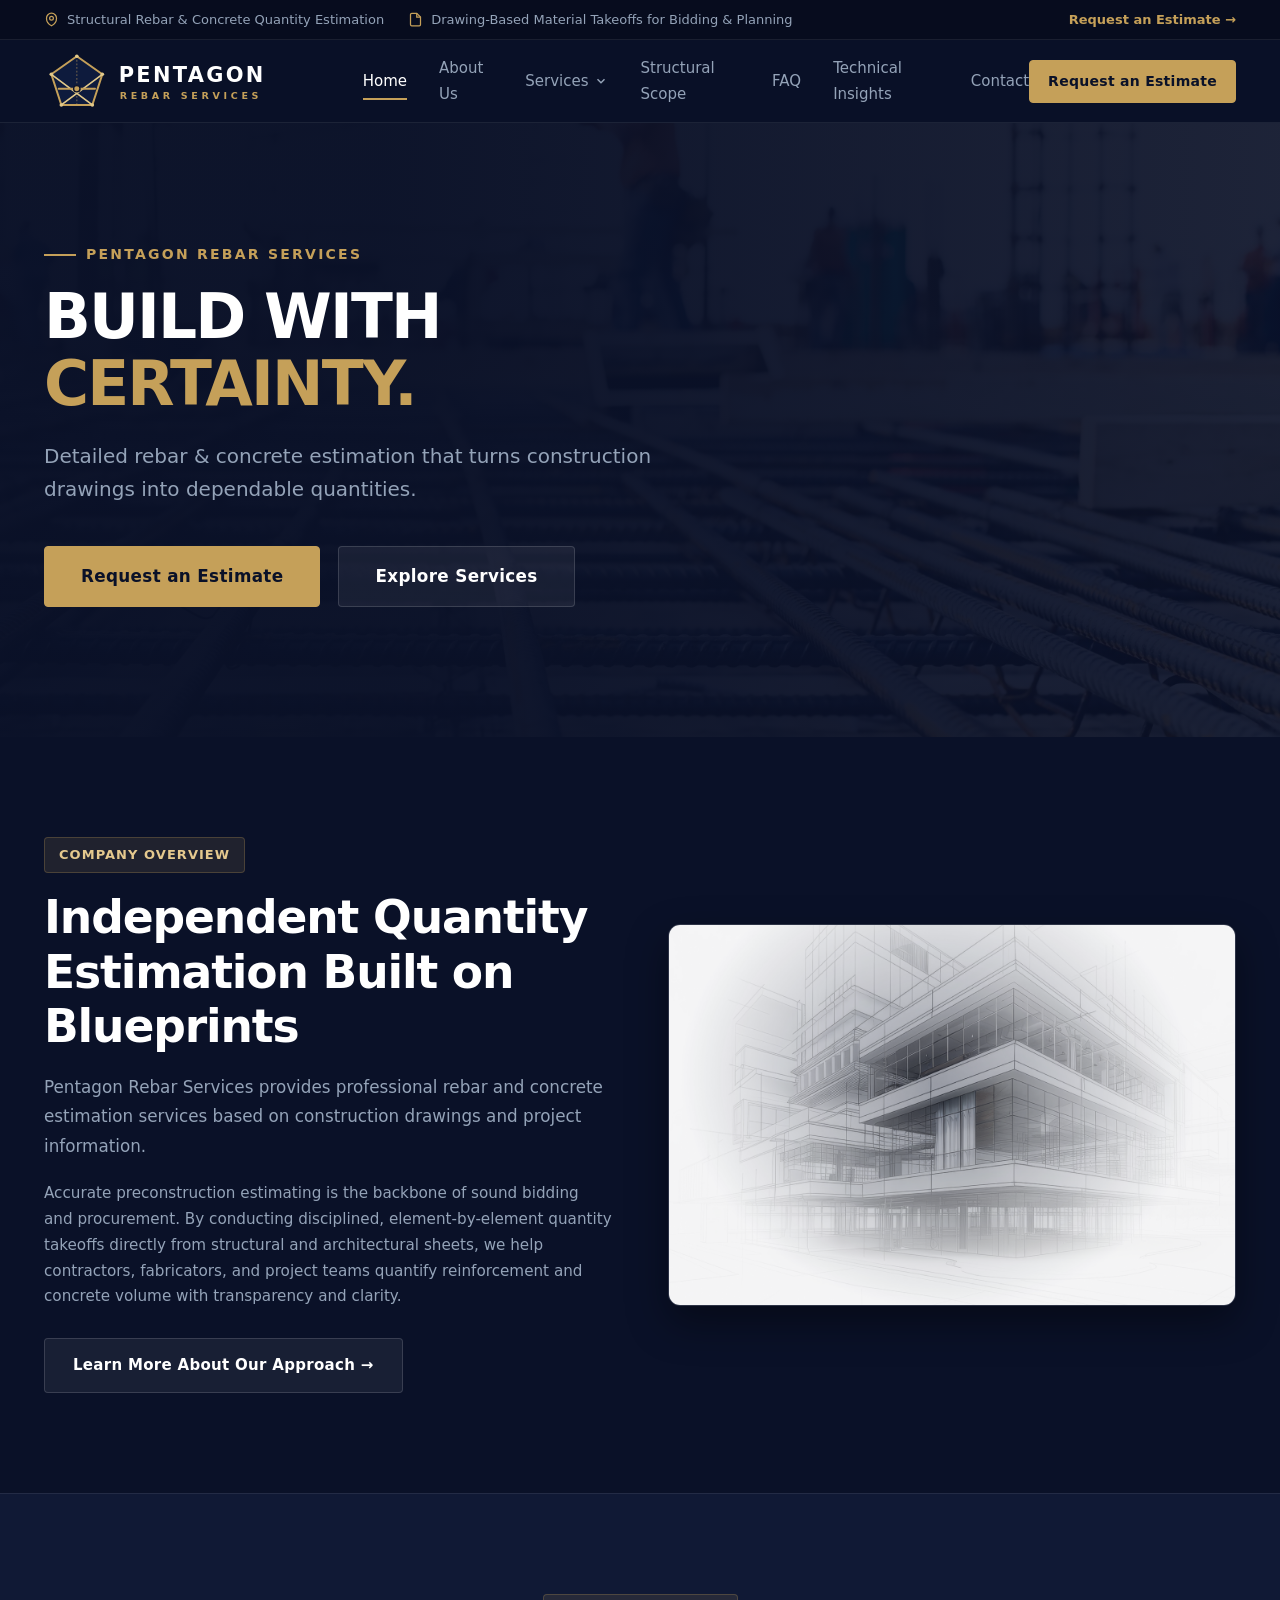
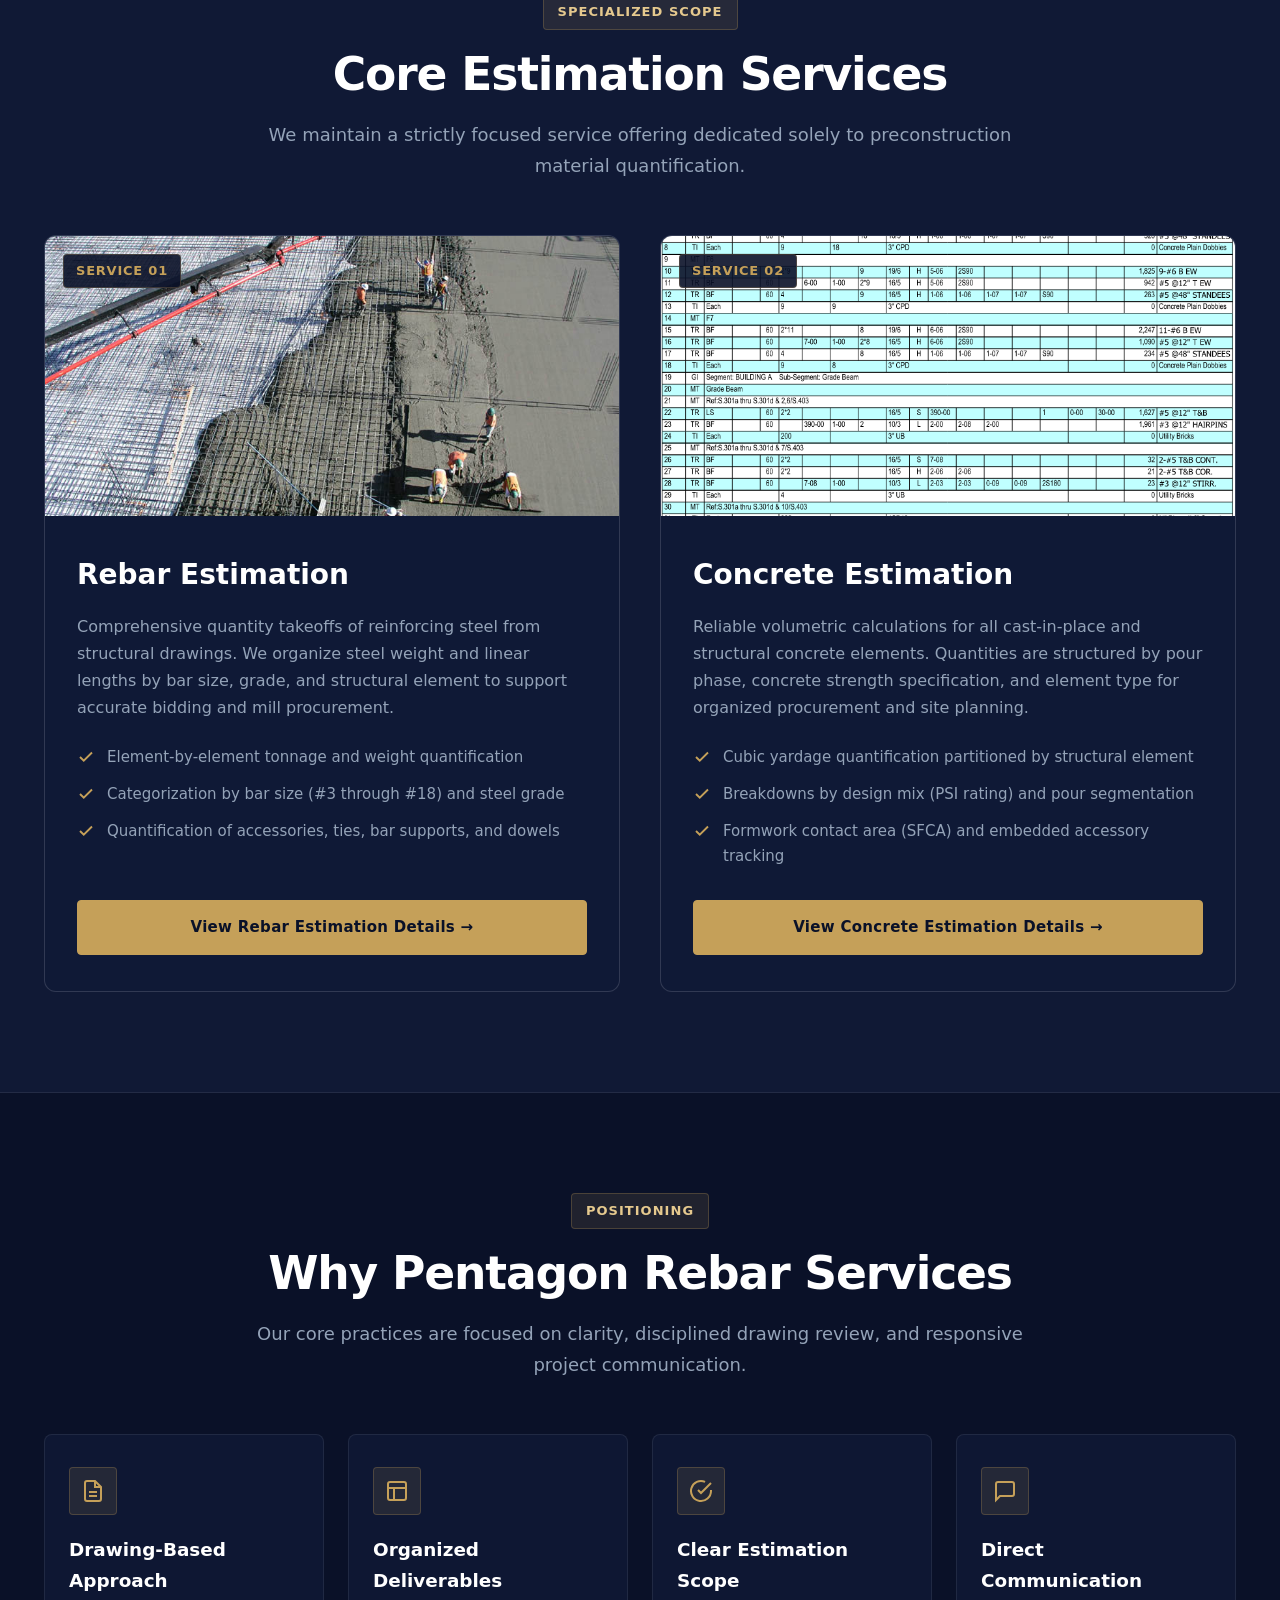
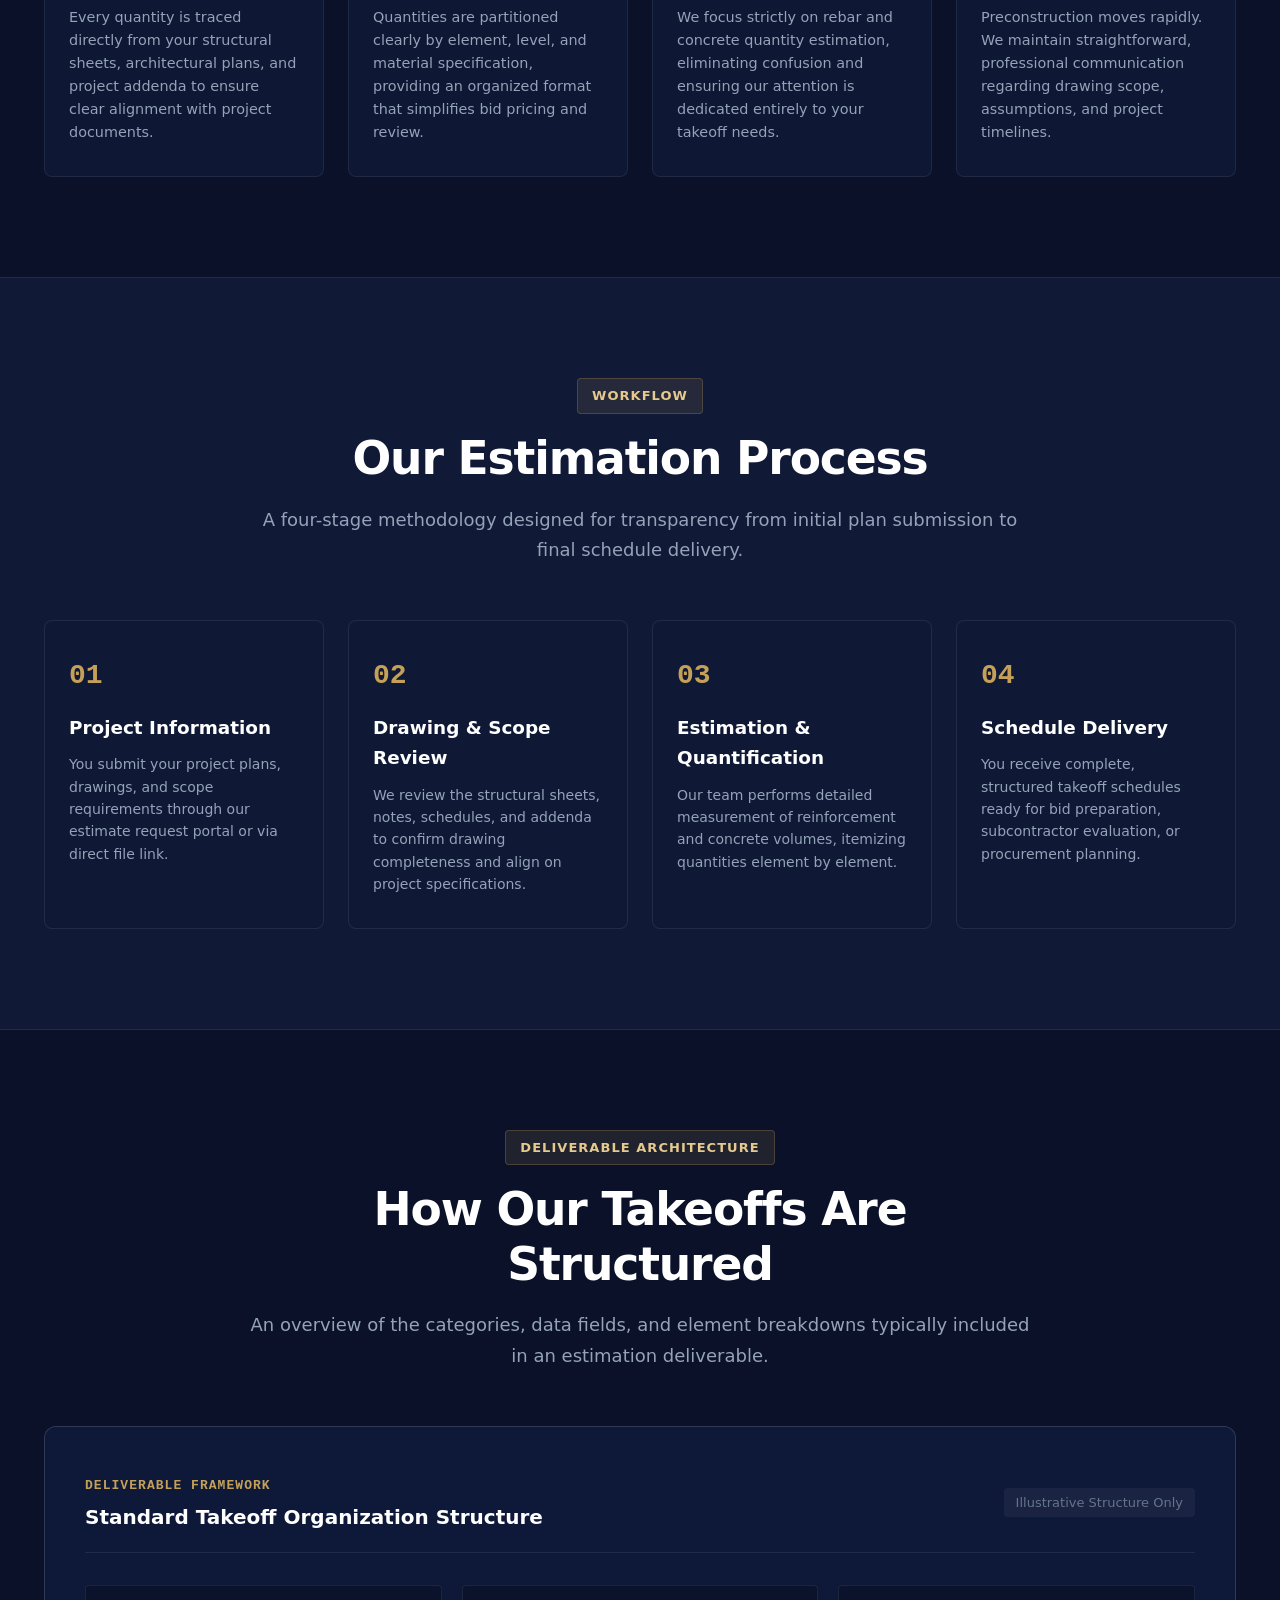
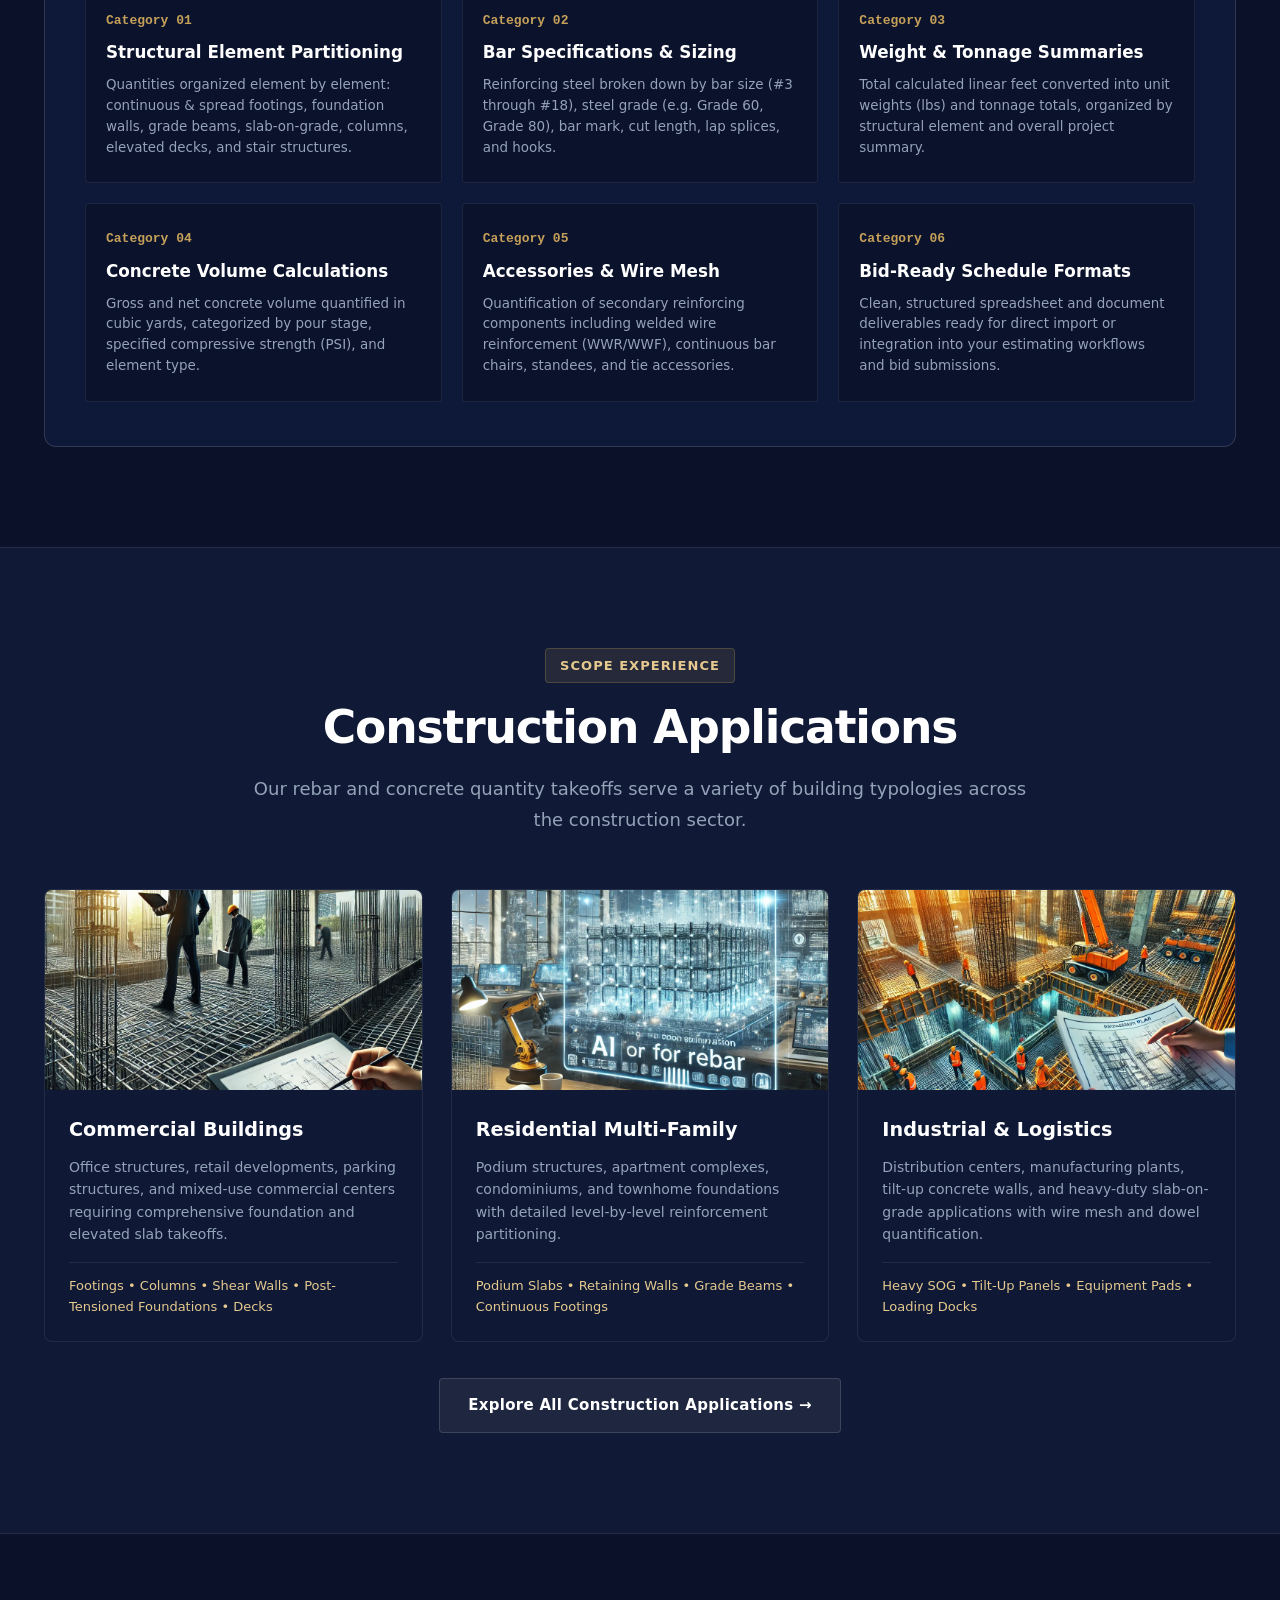
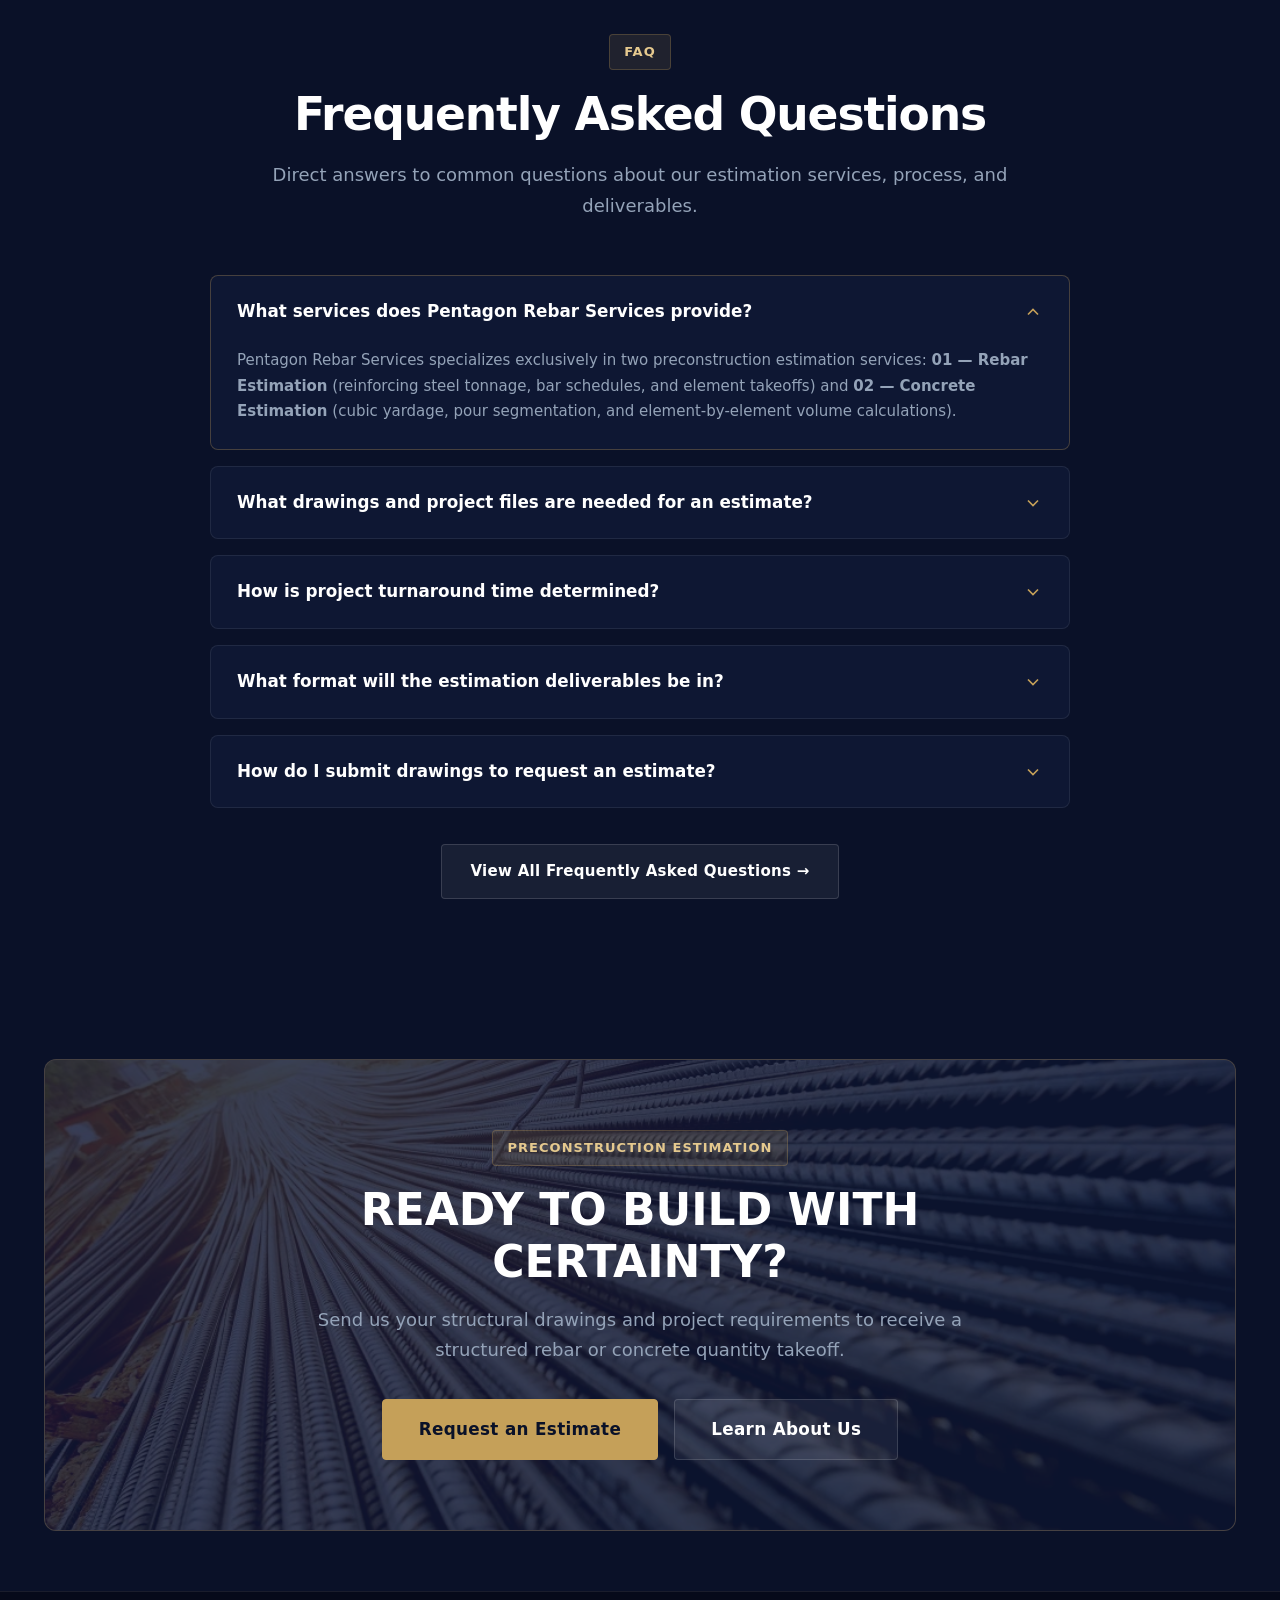
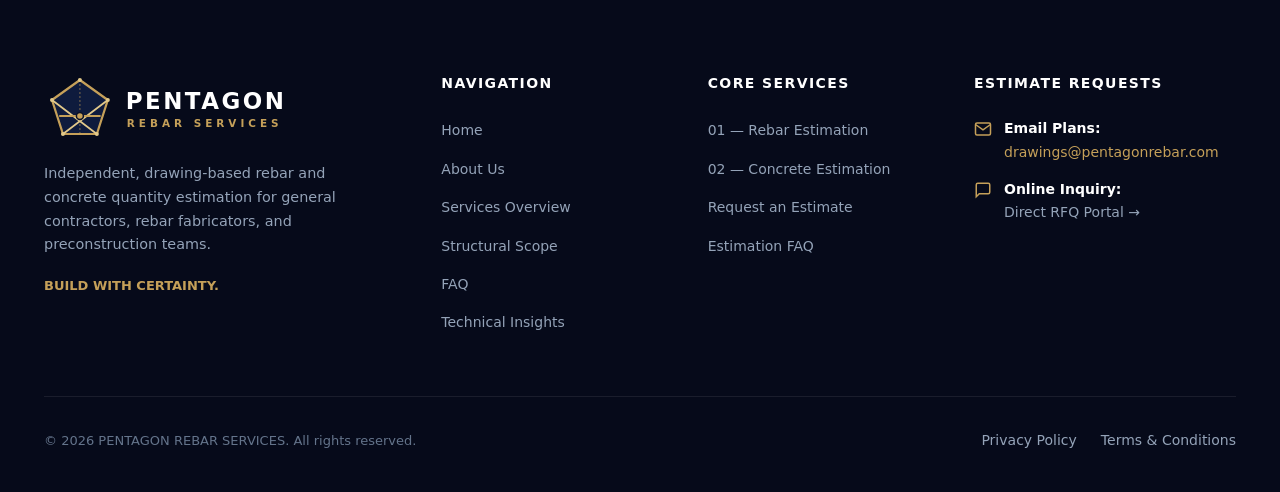
<file: index.html>
<!DOCTYPE html>
<html lang="en">
<head>
  <meta charset="UTF-8">
  <meta http-equiv="X-UA-Compatible" content="IE=edge">
  <meta name="viewport" content="width=device-width, initial-scale=1.0">
  <title>PENTAGON REBAR SERVICES | Rebar &amp; Concrete Estimation</title>
  <meta name="description" content="Pentagon Rebar Services provides drawing-based structural rebar estimation and concrete quantity takeoffs for general contractors, reinforcing fabricators, and preconstruction teams.">
  <meta name="keywords" content="Rebar Estimation, Concrete Estimation, Quantity Takeoff, Structural Reinforcing, Concrete Quantities, Material Takeoff, Preconstruction">
  <meta name="author" content="PENTAGON REBAR SERVICES">
  <meta name="robots" content="index, follow">

  <!-- Open Graph -->
  <meta property="og:title" content="PENTAGON REBAR SERVICES | Rebar &amp; Concrete Estimation">
  <meta property="og:description" content="Build with Certainty. Detailed rebar &amp; concrete estimation that turns construction drawings into dependable quantities.">
  <meta property="og:type" content="website">

  <!-- Favicon -->
  <link rel="icon" href="assets/images/favicon.svg" type="image/svg+xml">
  <link rel="shortcut icon" href="assets/images/favicon.svg" type="image/svg+xml">

  <!-- Master Stylesheet -->
  <link rel="stylesheet" href="assets/css/main.css">
</head>
<body>

  <!-- Top Utility Information Strip -->
  <div class="top-bar">
    <div class="container">
      <div class="top-bar-content">
        <div class="top-bar-items">
          <div class="top-bar-item">
            <svg width="15" height="15" viewBox="0 0 24 24" fill="none" stroke="currentColor" stroke-width="2"><path d="M12 22s-8-4.5-8-11.8A8 8 0 0 1 12 2a8 8 0 0 1 8 8.2c0 7.3-8 11.8-8 11.8z"/><circle cx="12" cy="10" r="3"/></svg>
            <span>Structural Rebar &amp; Concrete Quantity Estimation</span>
          </div>
          <div class="top-bar-item">
            <svg width="15" height="15" viewBox="0 0 24 24" fill="none" stroke="currentColor" stroke-width="2"><path d="M14 2H6a2 2 0 0 0-2 2v16a2 2 0 0 0 2 2h12a2 2 0 0 0 2-2V8z"/><polyline points="14 2 14 8 20 8"/></svg>
            <span>Drawing-Based Material Takeoffs for Bidding &amp; Planning</span>
          </div>
        </div>
        <div class="top-bar-items">
          <div class="top-bar-item">
            <a href="contact.html" style="color: var(--accent-gold); font-weight: 600;">Request an Estimate &rarr;</a>
          </div>
        </div>
      </div>
    </div>
  </div>

  <!-- Header & Navigation -->
  <header class="header-main">
    <div class="container">
      <nav class="navbar">
        <a href="index.html" class="brand-logo" aria-label="Pentagon Rebar Services Home">
          <img src="assets/images/pentagon-logo.svg" alt="PENTAGON REBAR SERVICES Logo" height="42">
        </a>

        <!-- Desktop Navigation -->
        <ul class="nav-menu">
          <li><a href="index.html" class="nav-link active">Home</a></li>
          <li><a href="about.html" class="nav-link">About Us</a></li>
          <li class="nav-item-dropdown">
            <a href="services.html" class="nav-link dropdown-trigger">
              Services
              <svg width="14" height="14" viewBox="0 0 24 24" fill="none" stroke="currentColor" stroke-width="2.5"><polyline points="6 9 12 15 18 9"/></svg>
            </a>
            <div class="dropdown-menu">
              <a href="rebar-estimation.html" class="dropdown-item">
                <span class="dropdown-item-num">01</span>
                <div>
                  <div class="dropdown-item-title">Rebar Estimation</div>
                  <div class="dropdown-item-desc">Tonnage takeoffs, bar sizes, accessories &amp; element lists</div>
                </div>
              </a>
              <a href="concrete-estimation.html" class="dropdown-item">
                <span class="dropdown-item-num">02</span>
                <div>
                  <div class="dropdown-item-title">Concrete Estimation</div>
                  <div class="dropdown-item-desc">Cubic yardage, element takeoffs &amp; pour segmentation</div>
                </div>
              </a>
              <a href="services.html" class="dropdown-item" style="border-top: 1px solid var(--border-subtle); margin-top: 4px; padding-top: 10px;">
                <div class="dropdown-item-title" style="color: var(--accent-gold); font-size: 0.8125rem;">View Both Services Overview &rarr;</div>
              </a>
            </div>
          </li>
          <li><a href="projects.html" class="nav-link">Structural Scope</a></li>
          <li><a href="faq.html" class="nav-link">FAQ</a></li>
          <li><a href="insights.html" class="nav-link">Technical Insights</a></li>
          <li><a href="contact.html" class="nav-link">Contact</a></li>
        </ul>

        <!-- Action Button & Mobile Toggle -->
        <div style="display: flex; align-items: center; gap: 16px;">
          <a href="contact.html" class="btn btn-primary btn-sm d-none d-md-inline-flex">Request an Estimate</a>
          <button class="mobile-toggle" aria-label="Toggle Mobile Menu">
            <svg width="24" height="24" viewBox="0 0 24 24" fill="none" stroke="currentColor" stroke-width="2"><line x1="3" y1="12" x2="21" y2="12"/><line x1="3" y1="6" x2="21" y2="6"/><line x1="3" y1="18" x2="21" y2="18"/></svg>
          </button>
        </div>
      </nav>
    </div>
  </header>

  <!-- Mobile Drawer Navigation -->
  <div class="mobile-drawer-overlay"></div>
  <aside class="mobile-drawer">
    <div class="mobile-drawer-header">
      <img src="assets/images/pentagon-logo.svg" alt="PENTAGON Logo" height="34">
      <button class="mobile-drawer-close" aria-label="Close Mobile Menu" style="color: #FFFFFF;">
        <svg width="24" height="24" viewBox="0 0 24 24" fill="none" stroke="currentColor" stroke-width="2"><line x1="18" y1="6" x2="6" y2="18"/><line x1="6" y1="6" x2="18" y2="18"/></svg>
      </button>
    </div>
    <div class="mobile-drawer-links">
      <a href="index.html" class="mobile-drawer-link active">Home</a>
      <a href="about.html" class="mobile-drawer-link">About Us</a>
      <a href="services.html" class="mobile-drawer-link">Services Overview</a>
      <a href="rebar-estimation.html" class="mobile-drawer-link" style="padding-left: 16px; font-size: 0.95rem; color: var(--accent-gold);">&bull; 01 Rebar Estimation</a>
      <a href="concrete-estimation.html" class="mobile-drawer-link" style="padding-left: 16px; font-size: 0.95rem; color: var(--accent-gold);">&bull; 02 Concrete Estimation</a>
      <a href="projects.html" class="mobile-drawer-link">Structural Scope</a>
      <a href="faq.html" class="mobile-drawer-link">FAQ</a>
      <a href="insights.html" class="mobile-drawer-link">Technical Insights</a>
      <a href="contact.html" class="mobile-drawer-link">Contact</a>
      <div style="margin-top: 24px;">
        <a href="contact.html" class="btn btn-primary" style="width: 100%;">Request an Estimate</a>
      </div>
    </div>
  </aside>

  <!-- Hero Section -->
  <section class="hero-visual-section">
    <img src="assets/images/hero-construction.jpg" alt="Active structural reinforced concrete construction site" class="hero-bg-image">
    <div class="hero-overlay"></div>
    <div class="container">
      <div class="hero-content-wrap">
        <div class="hero-brand-kicker">Pentagon Rebar Services</div>
        <h1 class="hero-headline">
          BUILD WITH <span>CERTAINTY.</span>
        </h1>
        <p class="hero-supporting">
          Detailed rebar &amp; concrete estimation that turns construction drawings into dependable quantities.
        </p>
        <div class="hero-ctas">
          <a href="contact.html" class="btn btn-primary btn-lg">Request an Estimate</a>
          <a href="#services" class="btn btn-secondary btn-lg">Explore Services</a>
        </div>
      </div>
    </div>
  </section>

  <!-- About / Introduction Section -->
  <section class="section">
    <div class="container">
      <div style="display: grid; grid-template-columns: 1fr 1fr; gap: 56px; align-items: center;">
        <div>
          <div class="badge">Company Overview</div>
          <h2 class="section-title">Independent Quantity Estimation Built on Blueprints</h2>
          <p style="font-size: 1.05rem; color: var(--text-secondary); line-height: 1.75; margin-bottom: 20px;">
            Pentagon Rebar Services provides professional rebar and concrete estimation services based on construction drawings and project information.
          </p>
          <p style="font-size: 0.95rem; color: var(--text-secondary); line-height: 1.7; margin-bottom: 28px;">
            Accurate preconstruction estimating is the backbone of sound bidding and procurement. By conducting disciplined, element-by-element quantity takeoffs directly from structural and architectural sheets, we help contractors, fabricators, and project teams quantify reinforcement and concrete volume with transparency and clarity.
          </p>
          <div style="display: flex; gap: 20px; align-items: center;">
            <a href="about.html" class="btn btn-secondary">Learn More About Our Approach &rarr;</a>
          </div>
        </div>
        <div>
          <div style="border-radius: var(--radius-lg); overflow: hidden; border: 1px solid var(--border-medium); box-shadow: 0 16px 40px rgba(0,0,0,0.4);">
            <img src="assets/images/engineering-plans.png" alt="Detailed structural engineering drawings and takeoff planning" style="width: 100%; height: 380px; object-fit: cover;">
          </div>
        </div>
      </div>
    </div>
  </section>

  <!-- Core Services Section (Exactly Two Services) -->
  <section id="services" class="section" style="background: var(--bg-surface); border-top: 1px solid var(--border-subtle); border-bottom: 1px solid var(--border-subtle);">
    <div class="container">
      <div class="section-header">
        <div class="badge">Specialized Scope</div>
        <h2 class="section-title">Core Estimation Services</h2>
        <p class="section-subtitle">
          We maintain a strictly focused service offering dedicated solely to preconstruction material quantification.
        </p>
      </div>

      <div class="services-editorial-grid">
        <!-- Service 01: Rebar Estimation -->
        <article class="service-feature-card">
          <div class="service-feature-img-wrap">
            <img src="assets/images/structural-rebar.jpg" alt="Installed reinforcing steel bar grid and cages">
            <span class="service-tag">Service 01</span>
          </div>
          <div class="service-feature-body">
            <h3 class="service-feature-title">Rebar Estimation</h3>
            <p class="service-feature-desc">
              Comprehensive quantity takeoffs of reinforcing steel from structural drawings. We organize steel weight and linear lengths by bar size, grade, and structural element to support accurate bidding and mill procurement.
            </p>
            <ul class="service-feature-list">
              <li class="service-feature-item">
                <svg width="18" height="18" viewBox="0 0 24 24" fill="none" stroke="currentColor" stroke-width="2.5"><polyline points="20 6 9 17 4 12"/></svg>
                <span>Element-by-element tonnage and weight quantification</span>
              </li>
              <li class="service-feature-item">
                <svg width="18" height="18" viewBox="0 0 24 24" fill="none" stroke="currentColor" stroke-width="2.5"><polyline points="20 6 9 17 4 12"/></svg>
                <span>Categorization by bar size (#3 through #18) and steel grade</span>
              </li>
              <li class="service-feature-item">
                <svg width="18" height="18" viewBox="0 0 24 24" fill="none" stroke="currentColor" stroke-width="2.5"><polyline points="20 6 9 17 4 12"/></svg>
                <span>Quantification of accessories, ties, bar supports, and dowels</span>
              </li>
            </ul>
            <div>
              <a href="rebar-estimation.html" class="btn btn-primary" style="width: 100%;">View Rebar Estimation Details &rarr;</a>
            </div>
          </div>
        </article>

        <!-- Service 02: Concrete Estimation -->
        <article class="service-feature-card">
          <div class="service-feature-img-wrap">
            <img src="assets/images/services-rebar.png" alt="Fresh structural concrete pouring and formwork reinforcement">
            <span class="service-tag">Service 02</span>
          </div>
          <div class="service-feature-body">
            <h3 class="service-feature-title">Concrete Estimation</h3>
            <p class="service-feature-desc">
              Reliable volumetric calculations for all cast-in-place and structural concrete elements. Quantities are structured by pour phase, concrete strength specification, and element type for organized procurement and site planning.
            </p>
            <ul class="service-feature-list">
              <li class="service-feature-item">
                <svg width="18" height="18" viewBox="0 0 24 24" fill="none" stroke="currentColor" stroke-width="2.5"><polyline points="20 6 9 17 4 12"/></svg>
                <span>Cubic yardage quantification partitioned by structural element</span>
              </li>
              <li class="service-feature-item">
                <svg width="18" height="18" viewBox="0 0 24 24" fill="none" stroke="currentColor" stroke-width="2.5"><polyline points="20 6 9 17 4 12"/></svg>
                <span>Breakdowns by design mix (PSI rating) and pour segmentation</span>
              </li>
              <li class="service-feature-item">
                <svg width="18" height="18" viewBox="0 0 24 24" fill="none" stroke="currentColor" stroke-width="2.5"><polyline points="20 6 9 17 4 12"/></svg>
                <span>Formwork contact area (SFCA) and embedded accessory tracking</span>
              </li>
            </ul>
            <div>
              <a href="concrete-estimation.html" class="btn btn-primary" style="width: 100%;">View Concrete Estimation Details &rarr;</a>
            </div>
          </div>
        </article>
      </div>
    </div>
  </section>

  <!-- Why Pentagon Section (Pillars) -->
  <section class="section">
    <div class="container">
      <div class="section-header">
        <div class="badge">Positioning</div>
        <h2 class="section-title">Why Pentagon Rebar Services</h2>
        <p class="section-subtitle">
          Our core practices are focused on clarity, disciplined drawing review, and responsive project communication.
        </p>
      </div>

      <div class="pillars-grid">
        <div class="pillar-card">
          <div class="pillar-icon">
            <svg width="24" height="24" viewBox="0 0 24 24" fill="none" stroke="currentColor" stroke-width="2"><path d="M14 2H6a2 2 0 0 0-2 2v16a2 2 0 0 0 2 2h12a2 2 0 0 0 2-2V8z"/><polyline points="14 2 14 8 20 8"/><line x1="16" y1="13" x2="8" y2="13"/><line x1="16" y1="17" x2="8" y2="17"/></svg>
          </div>
          <h3 class="pillar-title">Drawing-Based Approach</h3>
          <p class="pillar-desc">
            Every quantity is traced directly from your structural sheets, architectural plans, and project addenda to ensure clear alignment with project documents.
          </p>
        </div>

        <div class="pillar-card">
          <div class="pillar-icon">
            <svg width="24" height="24" viewBox="0 0 24 24" fill="none" stroke="currentColor" stroke-width="2"><rect x="3" y="3" width="18" height="18" rx="2"/><line x1="3" y1="9" x2="21" y2="9"/><line x1="9" y1="21" x2="9" y2="9"/></svg>
          </div>
          <h3 class="pillar-title">Organized Deliverables</h3>
          <p class="pillar-desc">
            Quantities are partitioned clearly by element, level, and material specification, providing an organized format that simplifies bid pricing and review.
          </p>
        </div>

        <div class="pillar-card">
          <div class="pillar-icon">
            <svg width="24" height="24" viewBox="0 0 24 24" fill="none" stroke="currentColor" stroke-width="2"><path d="M22 11.08V12a10 10 0 1 1-5.93-9.14"/><polyline points="22 4 12 14.01 9 11.01"/></svg>
          </div>
          <h3 class="pillar-title">Clear Estimation Scope</h3>
          <p class="pillar-desc">
            We focus strictly on rebar and concrete quantity estimation, eliminating confusion and ensuring our attention is dedicated entirely to your takeoff needs.
          </p>
        </div>

        <div class="pillar-card">
          <div class="pillar-icon">
            <svg width="24" height="24" viewBox="0 0 24 24" fill="none" stroke="currentColor" stroke-width="2"><path d="M21 15a2 2 0 0 1-2 2H7l-4 4V5a2 2 0 0 1 2-2h14a2 2 0 0 1 2 2z"/></svg>
          </div>
          <h3 class="pillar-title">Direct Communication</h3>
          <p class="pillar-desc">
            Preconstruction moves rapidly. We maintain straightforward, professional communication regarding drawing scope, assumptions, and project timelines.
          </p>
        </div>
      </div>
    </div>
  </section>

  <!-- Process Section -->
  <section class="section" style="background: var(--bg-surface); border-top: 1px solid var(--border-subtle); border-bottom: 1px solid var(--border-subtle);">
    <div class="container">
      <div class="section-header">
        <div class="badge">Workflow</div>
        <h2 class="section-title">Our Estimation Process</h2>
        <p class="section-subtitle">
          A four-stage methodology designed for transparency from initial plan submission to final schedule delivery.
        </p>
      </div>

      <div class="process-steps-grid">
        <div class="process-step-card">
          <div class="process-step-num">01</div>
          <h3 class="process-step-title">Project Information</h3>
          <p class="process-step-desc">
            You submit your project plans, drawings, and scope requirements through our estimate request portal or via direct file link.
          </p>
        </div>

        <div class="process-step-card">
          <div class="process-step-num">02</div>
          <h3 class="process-step-title">Drawing &amp; Scope Review</h3>
          <p class="process-step-desc">
            We review the structural sheets, notes, schedules, and addenda to confirm drawing completeness and align on project specifications.
          </p>
        </div>

        <div class="process-step-card">
          <div class="process-step-num">03</div>
          <h3 class="process-step-title">Estimation &amp; Quantification</h3>
          <p class="process-step-desc">
            Our team performs detailed measurement of reinforcement and concrete volumes, itemizing quantities element by element.
          </p>
        </div>

        <div class="process-step-card">
          <div class="process-step-num">04</div>
          <h3 class="process-step-title">Schedule Delivery</h3>
          <p class="process-step-desc">
            You receive complete, structured takeoff schedules ready for bid preparation, subcontractor evaluation, or procurement planning.
          </p>
        </div>
      </div>
    </div>
  </section>

  <!-- Deliverable Structure Showcase (Visual & Conceptual Framework - ZERO Fake Numbers) -->
  <section class="section">
    <div class="container">
      <div class="section-header">
        <div class="badge">Deliverable Architecture</div>
        <h2 class="section-title">How Our Takeoffs Are Structured</h2>
        <p class="section-subtitle">
          An overview of the categories, data fields, and element breakdowns typically included in an estimation deliverable.
        </p>
      </div>

      <div class="deliverable-showcase-wrap">
        <div style="display: flex; justify-content: space-between; align-items: center; border-bottom: 1px solid var(--border-subtle); padding-bottom: 18px; flex-wrap: gap; gap: 12px;">
          <div>
            <span style="font-family: var(--font-mono); font-size: 0.8125rem; color: var(--accent-gold); font-weight: 700; letter-spacing: 0.08em; text-transform: uppercase;">Deliverable Framework</span>
            <h3 style="font-size: 1.25rem; font-weight: 700; color: #FFFFFF; margin-top: 4px;">Standard Takeoff Organization Structure</h3>
          </div>
          <span style="font-size: 0.8125rem; color: var(--text-muted); background: rgba(255,255,255,0.05); padding: 4px 12px; border-radius: var(--radius-sm);">Illustrative Structure Only</span>
        </div>

        <div class="deliverable-categories-grid">
          <div class="deliverable-category-box">
            <div class="deliverable-cat-num">Category 01</div>
            <h4 class="deliverable-cat-title">Structural Element Partitioning</h4>
            <p class="deliverable-cat-desc">
              Quantities organized element by element: continuous &amp; spread footings, foundation walls, grade beams, slab-on-grade, columns, elevated decks, and stair structures.
            </p>
          </div>

          <div class="deliverable-category-box">
            <div class="deliverable-cat-num">Category 02</div>
            <h4 class="deliverable-cat-title">Bar Specifications &amp; Sizing</h4>
            <p class="deliverable-cat-desc">
              Reinforcing steel broken down by bar size (#3 through #18), steel grade (e.g. Grade 60, Grade 80), bar mark, cut length, lap splices, and hooks.
            </p>
          </div>

          <div class="deliverable-category-box">
            <div class="deliverable-cat-num">Category 03</div>
            <h4 class="deliverable-cat-title">Weight &amp; Tonnage Summaries</h4>
            <p class="deliverable-cat-desc">
              Total calculated linear feet converted into unit weights (lbs) and tonnage totals, organized by structural element and overall project summary.
            </p>
          </div>

          <div class="deliverable-category-box">
            <div class="deliverable-cat-num">Category 04</div>
            <h4 class="deliverable-cat-title">Concrete Volume Calculations</h4>
            <p class="deliverable-cat-desc">
              Gross and net concrete volume quantified in cubic yards, categorized by pour stage, specified compressive strength (PSI), and element type.
            </p>
          </div>

          <div class="deliverable-category-box">
            <div class="deliverable-cat-num">Category 05</div>
            <h4 class="deliverable-cat-title">Accessories &amp; Wire Mesh</h4>
            <p class="deliverable-cat-desc">
              Quantification of secondary reinforcing components including welded wire reinforcement (WWR/WWF), continuous bar chairs, standees, and tie accessories.
            </p>
          </div>

          <div class="deliverable-category-box">
            <div class="deliverable-cat-num">Category 06</div>
            <h4 class="deliverable-cat-title">Bid-Ready Schedule Formats</h4>
            <p class="deliverable-cat-desc">
              Clean, structured spreadsheet and document deliverables ready for direct import or integration into your estimating workflows and bid submissions.
            </p>
          </div>
        </div>
      </div>
    </div>
  </section>

  <!-- Construction Applications / Typologies Section -->
  <section class="section" style="background: var(--bg-surface); border-top: 1px solid var(--border-subtle); border-bottom: 1px solid var(--border-subtle);">
    <div class="container">
      <div class="section-header">
        <div class="badge">Scope Experience</div>
        <h2 class="section-title">Construction Applications</h2>
        <p class="section-subtitle">
          Our rebar and concrete quantity takeoffs serve a variety of building typologies across the construction sector.
        </p>
      </div>

      <div class="applications-grid">
        <div class="application-card">
          <div class="application-img-wrap">
            <img src="assets/images/project-commercial.jpg" alt="Commercial high-rise concrete construction">
          </div>
          <div class="application-body">
            <h3 class="application-title">Commercial Buildings</h3>
            <p class="application-desc">
              Office structures, retail developments, parking structures, and mixed-use commercial centers requiring comprehensive foundation and elevated slab takeoffs.
            </p>
            <div class="application-elements">
              Footings &bull; Columns &bull; Shear Walls &bull; Post-Tensioned Foundations &bull; Decks
            </div>
          </div>
        </div>

        <div class="application-card">
          <div class="application-img-wrap">
            <img src="assets/images/project-residential.jpg" alt="Multi-family residential podium concrete construction">
          </div>
          <div class="application-body">
            <h3 class="application-title">Residential Multi-Family</h3>
            <p class="application-desc">
              Podium structures, apartment complexes, condominiums, and townhome foundations with detailed level-by-level reinforcement partitioning.
            </p>
            <div class="application-elements">
              Podium Slabs &bull; Retaining Walls &bull; Grade Beams &bull; Continuous Footings
            </div>
          </div>
        </div>

        <div class="application-card">
          <div class="application-img-wrap">
            <img src="assets/images/project-industrial.jpg" alt="Industrial logistics warehouse and concrete slab construction">
          </div>
          <div class="application-body">
            <h3 class="application-title">Industrial &amp; Logistics</h3>
            <p class="application-desc">
              Distribution centers, manufacturing plants, tilt-up concrete walls, and heavy-duty slab-on-grade applications with wire mesh and dowel quantification.
            </p>
            <div class="application-elements">
              Heavy SOG &bull; Tilt-Up Panels &bull; Equipment Pads &bull; Loading Docks
            </div>
          </div>
        </div>
      </div>

      <div style="text-align: center; margin-top: 36px;">
        <a href="projects.html" class="btn btn-secondary">Explore All Construction Applications &rarr;</a>
      </div>
    </div>
  </section>

  <!-- FAQ Section (Customer Uncertainty Addressed) -->
  <section class="section">
    <div class="container">
      <div class="section-header">
        <div class="badge">FAQ</div>
        <h2 class="section-title">Frequently Asked Questions</h2>
        <p class="section-subtitle">
          Direct answers to common questions about our estimation services, process, and deliverables.
        </p>
      </div>

      <div class="faq-wrap">
        <div class="faq-card open">
          <button class="faq-header-btn" type="button">
            <span>What services does Pentagon Rebar Services provide?</span>
            <svg width="20" height="20" viewBox="0 0 24 24" fill="none" stroke="currentColor" stroke-width="2"><polyline points="6 9 12 15 18 9"/></svg>
          </button>
          <div class="faq-body-text">
            Pentagon Rebar Services specializes exclusively in two preconstruction estimation services: <strong>01 — Rebar Estimation</strong> (reinforcing steel tonnage, bar schedules, and element takeoffs) and <strong>02 — Concrete Estimation</strong> (cubic yardage, pour segmentation, and element-by-element volume calculations).
          </div>
        </div>

        <div class="faq-card">
          <button class="faq-header-btn" type="button">
            <span>What drawings and project files are needed for an estimate?</span>
            <svg width="20" height="20" viewBox="0 0 24 24" fill="none" stroke="currentColor" stroke-width="2"><polyline points="6 9 12 15 18 9"/></svg>
          </button>
          <div class="faq-body-text">
            To prepare a dependable quantity takeoff, we typically require structural drawing sheets (foundation plans, framing plans, sections, details, and schedules) along with relevant architectural drawings for dimensional verification and any issued addenda.
          </div>
        </div>

        <div class="faq-card">
          <button class="faq-header-btn" type="button">
            <span>How is project turnaround time determined?</span>
            <svg width="20" height="20" viewBox="0 0 24 24" fill="none" stroke="currentColor" stroke-width="2"><polyline points="6 9 12 15 18 9"/></svg>
          </button>
          <div class="faq-body-text">
            Turnaround timing depends on the specific project size, drawing complexity, number of structural sheets, and current queue. Upon reviewing your submitted plans and project scope, we confirm an agreed turnaround schedule before proceeding.
          </div>
        </div>

        <div class="faq-card">
          <button class="faq-header-btn" type="button">
            <span>What format will the estimation deliverables be in?</span>
            <svg width="20" height="20" viewBox="0 0 24 24" fill="none" stroke="currentColor" stroke-width="2"><polyline points="6 9 12 15 18 9"/></svg>
          </button>
          <div class="faq-body-text">
            Deliverables are provided in organized digital formats, primarily structured spreadsheets (Excel / CSV) with element-by-element quantity breakdowns, weight calculations, bar classifications, and summary sheets ready for your bid workflows.
          </div>
        </div>

        <div class="faq-card">
          <button class="faq-header-btn" type="button">
            <span>How do I submit drawings to request an estimate?</span>
            <svg width="20" height="20" viewBox="0 0 24 24" fill="none" stroke="currentColor" stroke-width="2"><polyline points="6 9 12 15 18 9"/></svg>
          </button>
          <div class="faq-body-text">
            You can submit project details through our online <a href="contact.html" style="color: var(--accent-gold); text-decoration: underline;">Request an Estimate</a> form, where you can share download links (Dropbox, Google Drive, OneDrive, Procore) or provide project specifications directly.
          </div>
        </div>
      </div>

      <div style="text-align: center; margin-top: 36px;">
        <a href="faq.html" class="btn btn-secondary">View All Frequently Asked Questions &rarr;</a>
      </div>
    </div>
  </section>

  <!-- Final Call to Action Section -->
  <section class="section-sm">
    <div class="container">
      <div class="cta-banner-box">
        <img src="assets/images/construction-hero.jpg" alt="Construction crane and reinforcing steel work" class="cta-banner-bg">
        <div class="cta-banner-content">
          <div class="badge">Preconstruction Estimation</div>
          <h2 class="cta-banner-title">READY TO BUILD WITH CERTAINTY?</h2>
          <p class="cta-banner-text">
            Send us your structural drawings and project requirements to receive a structured rebar or concrete quantity takeoff.
          </p>
          <div style="display: flex; gap: 16px; justify-content: center; flex-wrap: wrap;">
            <a href="contact.html" class="btn btn-primary btn-lg">Request an Estimate</a>
            <a href="about.html" class="btn btn-secondary btn-lg">Learn About Us</a>
          </div>
        </div>
      </div>
    </div>
  </section>

  <!-- Footer -->
  <footer class="footer-area">
    <div class="container">
      <div class="footer-columns-grid">
        <!-- Col 1: Bio -->
        <div>
          <a href="index.html" class="brand-logo">
            <img src="assets/images/pentagon-logo.svg" alt="PENTAGON REBAR SERVICES" height="38">
          </a>
          <p class="footer-bio-text">
            Independent, drawing-based rebar and concrete quantity estimation for general contractors, rebar fabricators, and preconstruction teams.
          </p>
          <div style="margin-top: 18px; font-size: 0.8125rem; color: var(--accent-gold); font-weight: 600;">
            BUILD WITH CERTAINTY.
          </div>
        </div>

        <!-- Col 2: Navigation -->
        <div>
          <div class="footer-col-heading">Navigation</div>
          <ul class="footer-nav-list">
            <li><a href="index.html" class="footer-nav-link">Home</a></li>
            <li><a href="about.html" class="footer-nav-link">About Us</a></li>
            <li><a href="services.html" class="footer-nav-link">Services Overview</a></li>
            <li><a href="projects.html" class="footer-nav-link">Structural Scope</a></li>
            <li><a href="faq.html" class="footer-nav-link">FAQ</a></li>
            <li><a href="insights.html" class="footer-nav-link">Technical Insights</a></li>
          </ul>
        </div>

        <!-- Col 3: Services -->
        <div>
          <div class="footer-col-heading">Core Services</div>
          <ul class="footer-nav-list">
            <li><a href="rebar-estimation.html" class="footer-nav-link">01 — Rebar Estimation</a></li>
            <li><a href="concrete-estimation.html" class="footer-nav-link">02 — Concrete Estimation</a></li>
            <li><a href="contact.html" class="footer-nav-link">Request an Estimate</a></li>
            <li><a href="faq.html" class="footer-nav-link">Estimation FAQ</a></li>
          </ul>
        </div>

        <!-- Col 4: Contact Info -->
        <div>
          <div class="footer-col-heading">Estimate Requests</div>
          <div class="footer-contact-row">
            <svg width="18" height="18" viewBox="0 0 24 24" fill="none" stroke="currentColor" stroke-width="2"><path d="M4 4h16c1.1 0 2 .9 2 2v12c0 1.1-.9 2-2 2H4c-1.1 0-2-.9-2-2V6c0-1.1.9-2 2-2z"/><polyline points="22,6 12,13 2,6"/></svg>
            <div>
              <div style="color: #FFFFFF; font-weight: 600;">Email Plans:</div>
              <a href="mailto:drawings@pentagonrebar.com" style="color: var(--accent-gold);">drawings@pentagonrebar.com</a>
            </div>
          </div>
          <div class="footer-contact-row">
            <svg width="18" height="18" viewBox="0 0 24 24" fill="none" stroke="currentColor" stroke-width="2"><path d="M21 15a2 2 0 0 1-2 2H7l-4 4V5a2 2 0 0 1 2-2h14a2 2 0 0 1 2 2z"/></svg>
            <div>
              <div style="color: #FFFFFF; font-weight: 600;">Online Inquiry:</div>
              <a href="contact.html" style="color: var(--text-secondary);">Direct RFQ Portal &rarr;</a>
            </div>
          </div>
        </div>
      </div>

      <!-- Footer Bottom -->
      <div class="footer-bottom-bar">
        <div>
          &copy; 2026 PENTAGON REBAR SERVICES. All rights reserved.
        </div>
        <div class="footer-bottom-legal">
          <a href="privacy-policy.html" class="footer-nav-link">Privacy Policy</a>
          <a href="terms-and-conditions.html" class="footer-nav-link">Terms &amp; Conditions</a>
        </div>
      </div>
    </div>
  </footer>

  <!-- Back to Top Button -->
  <button class="back-to-top" aria-label="Back to top">
    <svg width="20" height="20" viewBox="0 0 24 24" fill="none" stroke="currentColor" stroke-width="2.5"><polyline points="18 15 12 9 6 15"/></svg>
  </button>

  <!-- Script -->
  <script src="assets/js/main.js"></script>
</body>
</html>
</file>
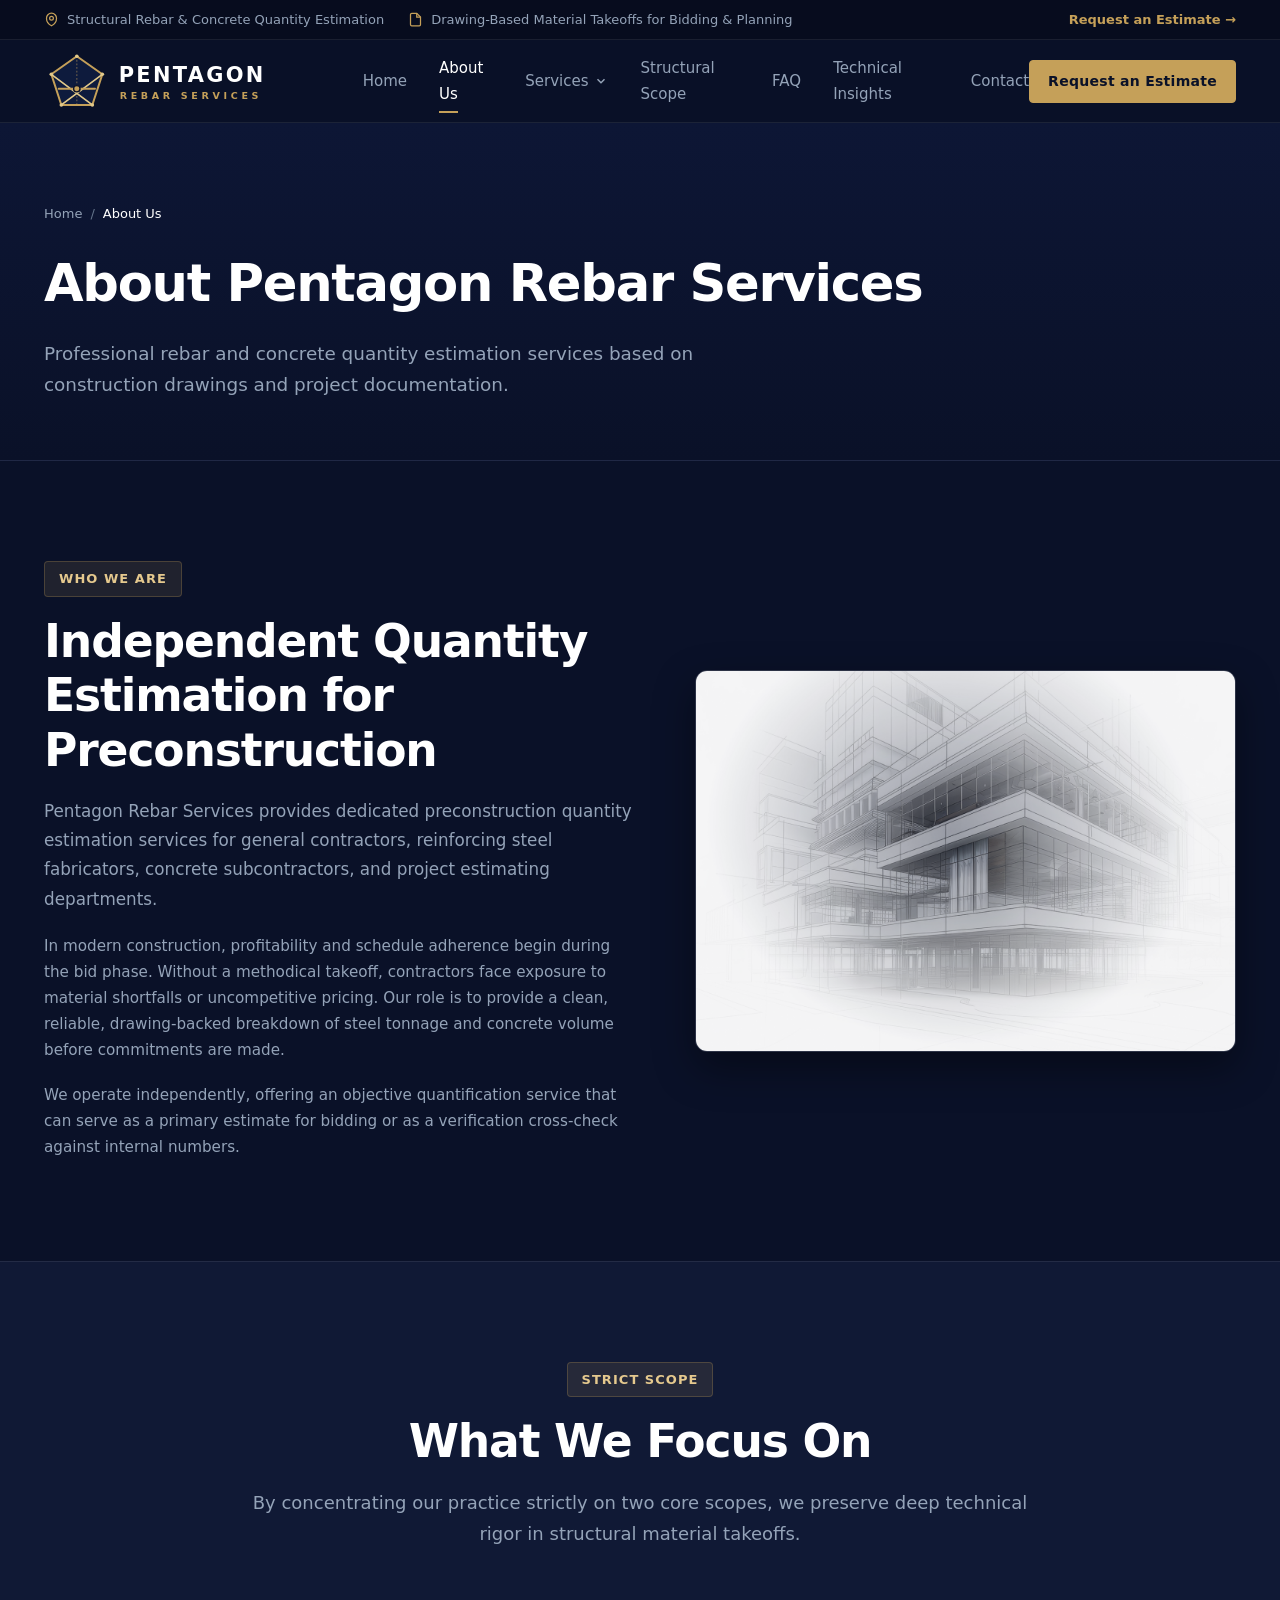
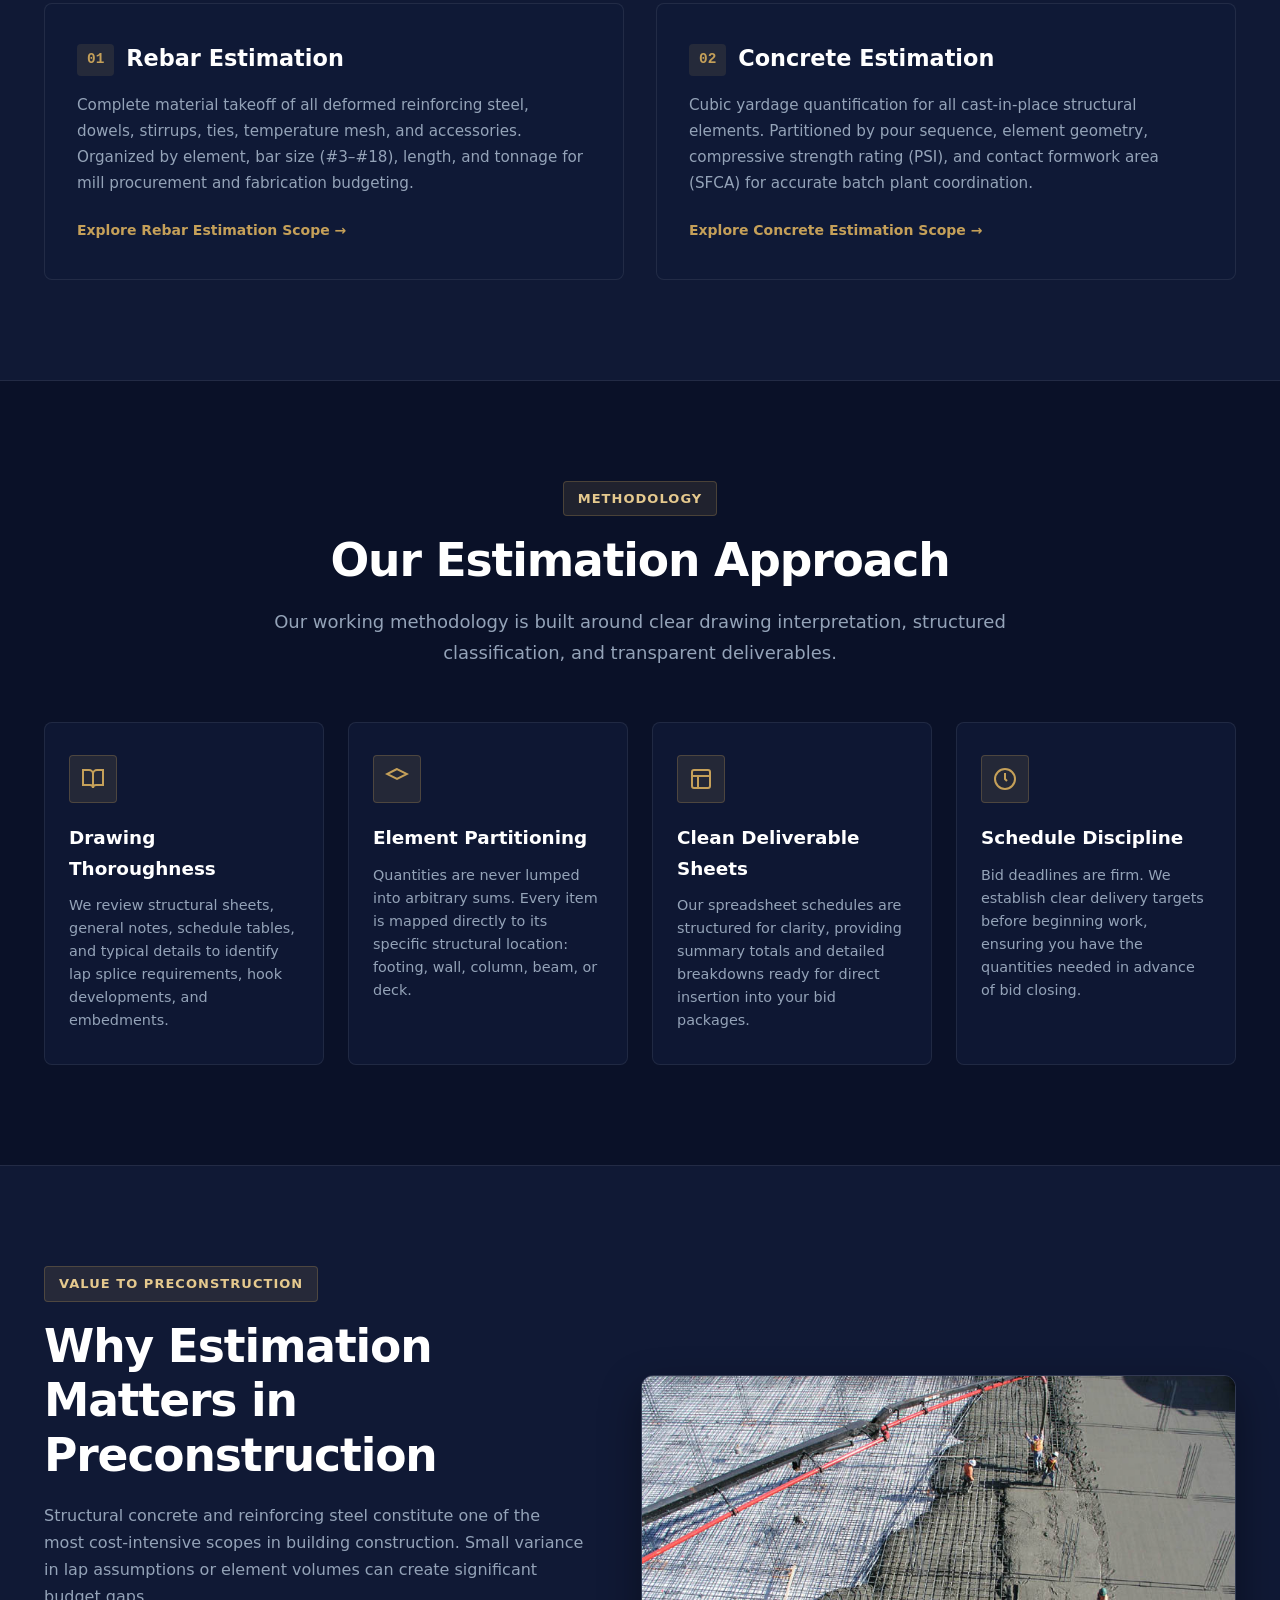
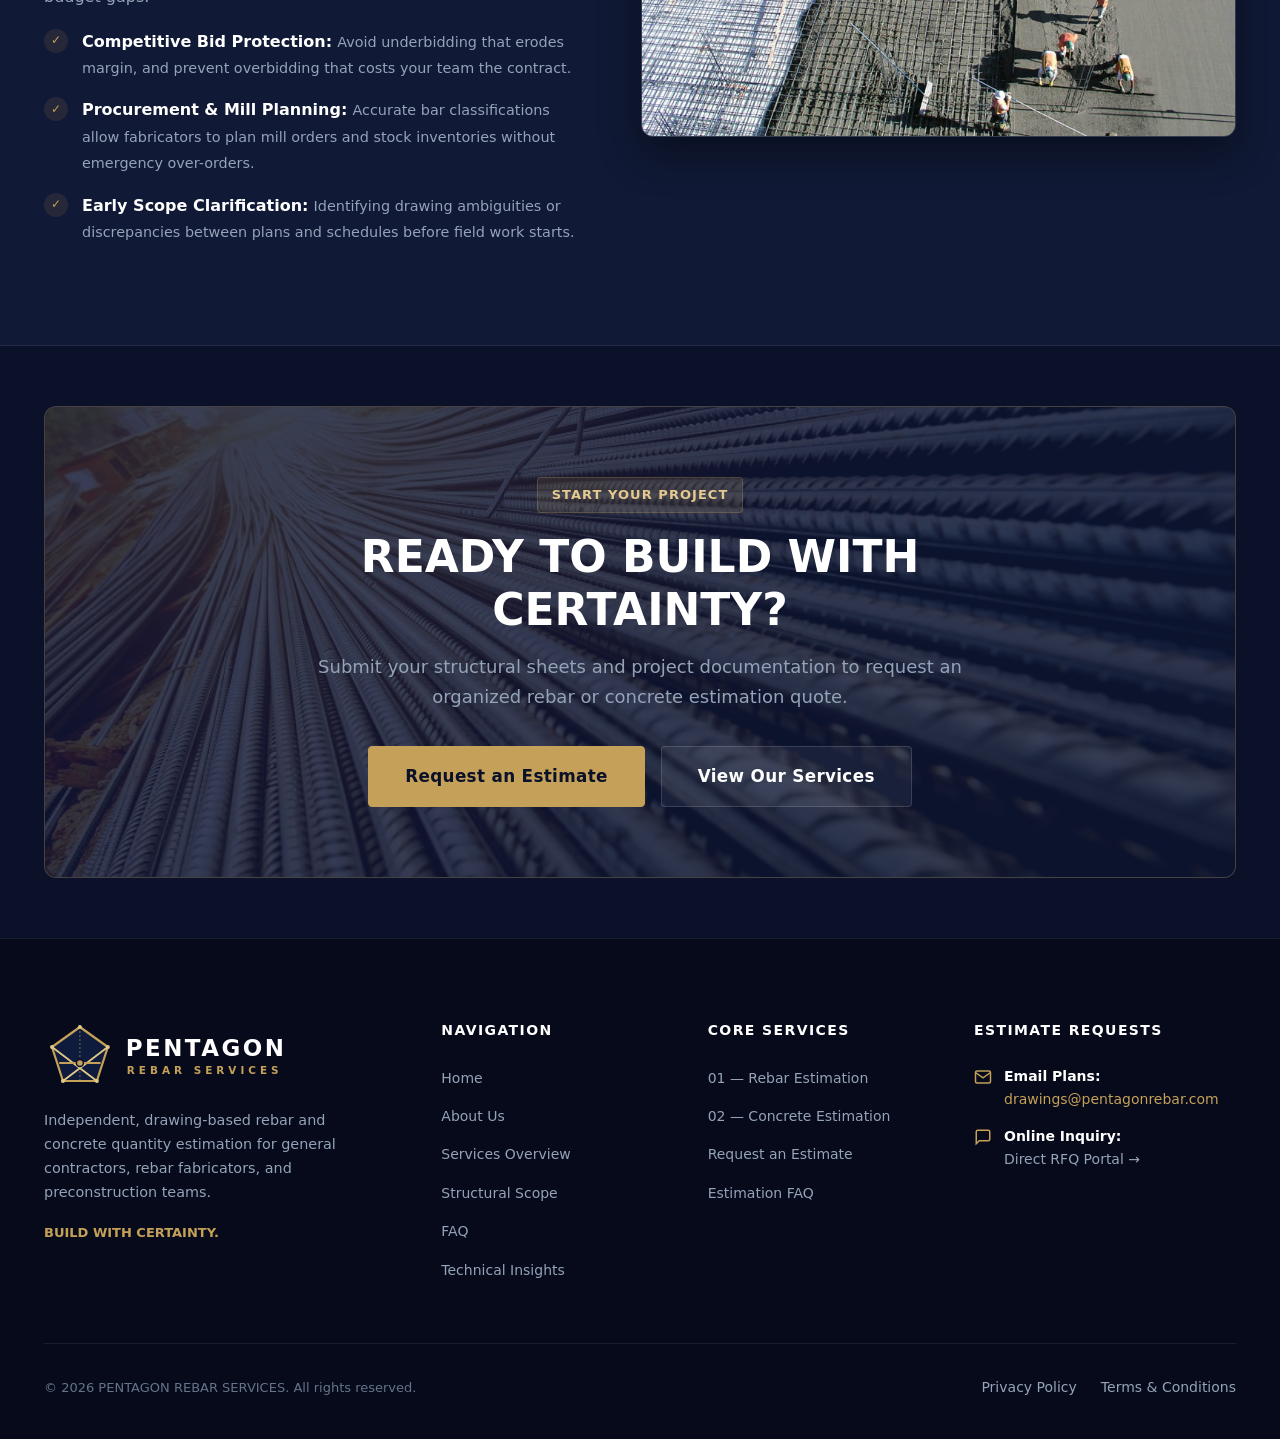
<file: about.html>
<!DOCTYPE html>
<html lang="en">
<head>
  <meta charset="UTF-8">
  <meta http-equiv="X-UA-Compatible" content="IE=edge">
  <meta name="viewport" content="width=device-width, initial-scale=1.0">
  <title>About Us | PENTAGON REBAR SERVICES — Drawing-Based Estimation</title>
  <meta name="description" content="Learn about Pentagon Rebar Services, our independent drawing-based approach to structural rebar and concrete quantity estimation, and our focus on preconstruction clarity.">
  <meta name="keywords" content="About Pentagon Rebar Services, Rebar Estimators, Concrete Takeoffs, Quantity Takeoff Specialists, Preconstruction Estimation">
  <meta name="author" content="PENTAGON REBAR SERVICES">
  <meta name="robots" content="index, follow">

  <!-- Open Graph -->
  <meta property="og:title" content="About Us | PENTAGON REBAR SERVICES">
  <meta property="og:description" content="Independent drawing-based rebar and concrete quantity estimation. Build with Certainty.">
  <meta property="og:type" content="website">

  <!-- Favicon -->
  <link rel="icon" href="assets/images/favicon.svg" type="image/svg+xml">
  <link rel="shortcut icon" href="assets/images/favicon.svg" type="image/svg+xml">

  <!-- Master Stylesheet -->
  <link rel="stylesheet" href="assets/css/main.css">
</head>
<body>

  <!-- Top Utility Information Strip -->
  <div class="top-bar">
    <div class="container">
      <div class="top-bar-content">
        <div class="top-bar-items">
          <div class="top-bar-item">
            <svg width="15" height="15" viewBox="0 0 24 24" fill="none" stroke="currentColor" stroke-width="2"><path d="M12 22s-8-4.5-8-11.8A8 8 0 0 1 12 2a8 8 0 0 1 8 8.2c0 7.3-8 11.8-8 11.8z"/><circle cx="12" cy="10" r="3"/></svg>
            <span>Structural Rebar &amp; Concrete Quantity Estimation</span>
          </div>
          <div class="top-bar-item">
            <svg width="15" height="15" viewBox="0 0 24 24" fill="none" stroke="currentColor" stroke-width="2"><path d="M14 2H6a2 2 0 0 0-2 2v16a2 2 0 0 0 2 2h12a2 2 0 0 0 2-2V8z"/><polyline points="14 2 14 8 20 8"/></svg>
            <span>Drawing-Based Material Takeoffs for Bidding &amp; Planning</span>
          </div>
        </div>
        <div class="top-bar-items">
          <div class="top-bar-item">
            <a href="contact.html" style="color: var(--accent-gold); font-weight: 600;">Request an Estimate &rarr;</a>
          </div>
        </div>
      </div>
    </div>
  </div>

  <!-- Header & Navigation -->
  <header class="header-main">
    <div class="container">
      <nav class="navbar">
        <a href="index.html" class="brand-logo" aria-label="Pentagon Rebar Services Home">
          <img src="assets/images/pentagon-logo.svg" alt="PENTAGON REBAR SERVICES Logo" height="42">
        </a>

        <!-- Desktop Navigation -->
        <ul class="nav-menu">
          <li><a href="index.html" class="nav-link">Home</a></li>
          <li><a href="about.html" class="nav-link active">About Us</a></li>
          <li class="nav-item-dropdown">
            <a href="services.html" class="nav-link dropdown-trigger">
              Services
              <svg width="14" height="14" viewBox="0 0 24 24" fill="none" stroke="currentColor" stroke-width="2.5"><polyline points="6 9 12 15 18 9"/></svg>
            </a>
            <div class="dropdown-menu">
              <a href="rebar-estimation.html" class="dropdown-item">
                <span class="dropdown-item-num">01</span>
                <div>
                  <div class="dropdown-item-title">Rebar Estimation</div>
                  <div class="dropdown-item-desc">Tonnage takeoffs, bar sizes, accessories &amp; element lists</div>
                </div>
              </a>
              <a href="concrete-estimation.html" class="dropdown-item">
                <span class="dropdown-item-num">02</span>
                <div>
                  <div class="dropdown-item-title">Concrete Estimation</div>
                  <div class="dropdown-item-desc">Cubic yardage, element takeoffs &amp; pour segmentation</div>
                </div>
              </a>
              <a href="services.html" class="dropdown-item" style="border-top: 1px solid var(--border-subtle); margin-top: 4px; padding-top: 10px;">
                <div class="dropdown-item-title" style="color: var(--accent-gold); font-size: 0.8125rem;">View Both Services Overview &rarr;</div>
              </a>
            </div>
          </li>
          <li><a href="projects.html" class="nav-link">Structural Scope</a></li>
          <li><a href="faq.html" class="nav-link">FAQ</a></li>
          <li><a href="insights.html" class="nav-link">Technical Insights</a></li>
          <li><a href="contact.html" class="nav-link">Contact</a></li>
        </ul>

        <!-- Action Button & Mobile Toggle -->
        <div style="display: flex; align-items: center; gap: 16px;">
          <a href="contact.html" class="btn btn-primary btn-sm d-none d-md-inline-flex">Request an Estimate</a>
          <button class="mobile-toggle" aria-label="Toggle Mobile Menu">
            <svg width="24" height="24" viewBox="0 0 24 24" fill="none" stroke="currentColor" stroke-width="2"><line x1="3" y1="12" x2="21" y2="12"/><line x1="3" y1="6" x2="21" y2="6"/><line x1="3" y1="18" x2="21" y2="18"/></svg>
          </button>
        </div>
      </nav>
    </div>
  </header>

  <!-- Mobile Drawer Navigation -->
  <div class="mobile-drawer-overlay"></div>
  <aside class="mobile-drawer">
    <div class="mobile-drawer-header">
      <img src="assets/images/pentagon-logo.svg" alt="PENTAGON Logo" height="34">
      <button class="mobile-drawer-close" aria-label="Close Mobile Menu" style="color: #FFFFFF;">
        <svg width="24" height="24" viewBox="0 0 24 24" fill="none" stroke="currentColor" stroke-width="2"><line x1="18" y1="6" x2="6" y2="18"/><line x1="6" y1="6" x2="18" y2="18"/></svg>
      </button>
    </div>
    <div class="mobile-drawer-links">
      <a href="index.html" class="mobile-drawer-link">Home</a>
      <a href="about.html" class="mobile-drawer-link active">About Us</a>
      <a href="services.html" class="mobile-drawer-link">Services Overview</a>
      <a href="rebar-estimation.html" class="mobile-drawer-link" style="padding-left: 16px; font-size: 0.95rem; color: var(--accent-gold);">&bull; 01 Rebar Estimation</a>
      <a href="concrete-estimation.html" class="mobile-drawer-link" style="padding-left: 16px; font-size: 0.95rem; color: var(--accent-gold);">&bull; 02 Concrete Estimation</a>
      <a href="projects.html" class="mobile-drawer-link">Structural Scope</a>
      <a href="faq.html" class="mobile-drawer-link">FAQ</a>
      <a href="insights.html" class="mobile-drawer-link">Technical Insights</a>
      <a href="contact.html" class="mobile-drawer-link">Contact</a>
      <div style="margin-top: 24px;">
        <a href="contact.html" class="btn btn-primary" style="width: 100%;">Request an Estimate</a>
      </div>
    </div>
  </aside>

  <!-- Page Header -->
  <section class="inner-page-header">
    <div class="container">
      <nav class="breadcrumbs-nav" aria-label="Breadcrumb">
        <a href="index.html">Home</a>
        <span>/</span>
        <span style="color: #FFFFFF;">About Us</span>
      </nav>
      <h1 class="inner-page-title">About Pentagon Rebar Services</h1>
      <p class="inner-page-lead">
        Professional rebar and concrete quantity estimation services based on construction drawings and project documentation.
      </p>
    </div>
  </section>

  <!-- Who We Are Section -->
  <section class="section">
    <div class="container">
      <div style="display: grid; grid-template-columns: 1.1fr 1fr; gap: 56px; align-items: center;">
        <div>
          <div class="badge">Who We Are</div>
          <h2 class="section-title">Independent Quantity Estimation for Preconstruction</h2>
          <p style="font-size: 1.05rem; color: var(--text-secondary); line-height: 1.75; margin-bottom: 20px;">
            Pentagon Rebar Services provides dedicated preconstruction quantity estimation services for general contractors, reinforcing steel fabricators, concrete subcontractors, and project estimating departments.
          </p>
          <p style="font-size: 0.95rem; color: var(--text-secondary); line-height: 1.7; margin-bottom: 20px;">
            In modern construction, profitability and schedule adherence begin during the bid phase. Without a methodical takeoff, contractors face exposure to material shortfalls or uncompetitive pricing. Our role is to provide a clean, reliable, drawing-backed breakdown of steel tonnage and concrete volume before commitments are made.
          </p>
          <p style="font-size: 0.95rem; color: var(--text-secondary); line-height: 1.7;">
            We operate independently, offering an objective quantification service that can serve as a primary estimate for bidding or as a verification cross-check against internal numbers.
          </p>
        </div>
        <div>
          <div style="border-radius: var(--radius-lg); overflow: hidden; border: 1px solid var(--border-medium); box-shadow: 0 16px 40px rgba(0,0,0,0.4);">
            <img src="assets/images/engineering-plans.png" alt="Detailed structural engineering drawings and plan quantification" style="width: 100%; height: 380px; object-fit: cover;">
          </div>
        </div>
      </div>
    </div>
  </section>

  <!-- What We Focus On (Strict Specialization) -->
  <section class="section" style="background: var(--bg-surface); border-top: 1px solid var(--border-subtle); border-bottom: 1px solid var(--border-subtle);">
    <div class="container">
      <div class="section-header">
        <div class="badge">Strict Scope</div>
        <h2 class="section-title">What We Focus On</h2>
        <p class="section-subtitle">
          By concentrating our practice strictly on two core scopes, we preserve deep technical rigor in structural material takeoffs.
        </p>
      </div>

      <div style="display: grid; grid-template-columns: 1fr 1fr; gap: 32px;">
        <div style="background: var(--bg-card); border: 1px solid var(--border-subtle); border-radius: var(--radius-md); padding: 36px 32px;">
          <div style="display: flex; align-items: center; gap: 12px; margin-bottom: 16px;">
            <span class="dropdown-item-num" style="font-size: 0.9rem; padding: 4px 10px;">01</span>
            <h3 style="font-size: 1.4rem; font-weight: 700; color: #FFFFFF;">Rebar Estimation</h3>
          </div>
          <p style="font-size: 0.95rem; color: var(--text-secondary); line-height: 1.7; margin-bottom: 20px;">
            Complete material takeoff of all deformed reinforcing steel, dowels, stirrups, ties, temperature mesh, and accessories. Organized by element, bar size (#3–#18), length, and tonnage for mill procurement and fabrication budgeting.
          </p>
          <a href="rebar-estimation.html" style="color: var(--accent-gold); font-size: 0.875rem; font-weight: 600;">Explore Rebar Estimation Scope &rarr;</a>
        </div>

        <div style="background: var(--bg-card); border: 1px solid var(--border-subtle); border-radius: var(--radius-md); padding: 36px 32px;">
          <div style="display: flex; align-items: center; gap: 12px; margin-bottom: 16px;">
            <span class="dropdown-item-num" style="font-size: 0.9rem; padding: 4px 10px;">02</span>
            <h3 style="font-size: 1.4rem; font-weight: 700; color: #FFFFFF;">Concrete Estimation</h3>
          </div>
          <p style="font-size: 0.95rem; color: var(--text-secondary); line-height: 1.7; margin-bottom: 20px;">
            Cubic yardage quantification for all cast-in-place structural elements. Partitioned by pour sequence, element geometry, compressive strength rating (PSI), and contact formwork area (SFCA) for accurate batch plant coordination.
          </p>
          <a href="concrete-estimation.html" style="color: var(--accent-gold); font-size: 0.875rem; font-weight: 600;">Explore Concrete Estimation Scope &rarr;</a>
        </div>
      </div>
    </div>
  </section>

  <!-- Our Approach -->
  <section class="section">
    <div class="container">
      <div class="section-header">
        <div class="badge">Methodology</div>
        <h2 class="section-title">Our Estimation Approach</h2>
        <p class="section-subtitle">
          Our working methodology is built around clear drawing interpretation, structured classification, and transparent deliverables.
        </p>
      </div>

      <div class="pillars-grid">
        <div class="pillar-card">
          <div class="pillar-icon">
            <svg width="24" height="24" viewBox="0 0 24 24" fill="none" stroke="currentColor" stroke-width="2"><path d="M2 3h6a4 4 0 0 1 4 4v14a3 3 0 0 0-3-3H2z"/><path d="M22 3h-6a4 4 0 0 0-4 4v14a3 3 0 0 1 3-3h7z"/></svg>
          </div>
          <h3 class="pillar-title">Drawing Thoroughness</h3>
          <p class="pillar-desc">
            We review structural sheets, general notes, schedule tables, and typical details to identify lap splice requirements, hook developments, and embedments.
          </p>
        </div>

        <div class="pillar-card">
          <div class="pillar-icon">
            <svg width="24" height="24" viewBox="0 0 24 24" fill="none" stroke="currentColor" stroke-width="2"><polygon points="12 2 2 7 12 12 22 7 12 2"/></svg>
          </div>
          <h3 class="pillar-title">Element Partitioning</h3>
          <p class="pillar-desc">
            Quantities are never lumped into arbitrary sums. Every item is mapped directly to its specific structural location: footing, wall, column, beam, or deck.
          </p>
        </div>

        <div class="pillar-card">
          <div class="pillar-icon">
            <svg width="24" height="24" viewBox="0 0 24 24" fill="none" stroke="currentColor" stroke-width="2"><rect x="3" y="3" width="18" height="18" rx="2"/><line x1="3" y1="9" x2="21" y2="9"/><line x1="9" y1="21" x2="9" y2="9"/></svg>
          </div>
          <h3 class="pillar-title">Clean Deliverable Sheets</h3>
          <p class="pillar-desc">
            Our spreadsheet schedules are structured for clarity, providing summary totals and detailed breakdowns ready for direct insertion into your bid packages.
          </p>
        </div>

        <div class="pillar-card">
          <div class="pillar-icon">
            <svg width="24" height="24" viewBox="0 0 24 24" fill="none" stroke="currentColor" stroke-width="2"><circle cx="12" cy="12" r="10"/><polyline points="12 6 12 12 14 14"/></svg>
          </div>
          <h3 class="pillar-title">Schedule Discipline</h3>
          <p class="pillar-desc">
            Bid deadlines are firm. We establish clear delivery targets before beginning work, ensuring you have the quantities needed in advance of bid closing.
          </p>
        </div>
      </div>
    </div>
  </section>

  <!-- Why Estimation Matters -->
  <section class="section" style="background: var(--bg-surface); border-top: 1px solid var(--border-subtle); border-bottom: 1px solid var(--border-subtle);">
    <div class="container">
      <div style="display: grid; grid-template-columns: 1fr 1.1fr; gap: 56px; align-items: center;">
        <div>
          <div class="badge">Value to Preconstruction</div>
          <h2 class="section-title">Why Estimation Matters in Preconstruction</h2>
          <p style="font-size: 1rem; color: var(--text-secondary); line-height: 1.7; margin-bottom: 18px;">
            Structural concrete and reinforcing steel constitute one of the most cost-intensive scopes in building construction. Small variance in lap assumptions or element volumes can create significant budget gaps.
          </p>
          <div style="display: flex; flex-direction: column; gap: 16px;">
            <div style="display: flex; gap: 14px; align-items: flex-start;">
              <div style="width: 24px; height: 24px; border-radius: 50%; background: var(--accent-gold-subtle); color: var(--accent-gold); display: flex; align-items: center; justify-content: center; flex-shrink: 0; font-weight: 700; font-size: 0.75rem;">✓</div>
              <div>
                <strong style="color: #FFFFFF;">Competitive Bid Protection:</strong>
                <span style="color: var(--text-secondary); font-size: 0.9rem;"> Avoid underbidding that erodes margin, and prevent overbidding that costs your team the contract.</span>
              </div>
            </div>
            <div style="display: flex; gap: 14px; align-items: flex-start;">
              <div style="width: 24px; height: 24px; border-radius: 50%; background: var(--accent-gold-subtle); color: var(--accent-gold); display: flex; align-items: center; justify-content: center; flex-shrink: 0; font-weight: 700; font-size: 0.75rem;">✓</div>
              <div>
                <strong style="color: #FFFFFF;">Procurement &amp; Mill Planning:</strong>
                <span style="color: var(--text-secondary); font-size: 0.9rem;"> Accurate bar classifications allow fabricators to plan mill orders and stock inventories without emergency over-orders.</span>
              </div>
            </div>
            <div style="display: flex; gap: 14px; align-items: flex-start;">
              <div style="width: 24px; height: 24px; border-radius: 50%; background: var(--accent-gold-subtle); color: var(--accent-gold); display: flex; align-items: center; justify-content: center; flex-shrink: 0; font-weight: 700; font-size: 0.75rem;">✓</div>
              <div>
                <strong style="color: #FFFFFF;">Early Scope Clarification:</strong>
                <span style="color: var(--text-secondary); font-size: 0.9rem;"> Identifying drawing ambiguities or discrepancies between plans and schedules before field work starts.</span>
              </div>
            </div>
          </div>
        </div>

        <div>
          <div style="border-radius: var(--radius-lg); overflow: hidden; border: 1px solid var(--border-medium); box-shadow: 0 16px 40px rgba(0,0,0,0.4);">
            <img src="assets/images/structural-rebar.jpg" alt="Heavy structural rebar installation on concrete deck" style="width: 100%; height: 360px; object-fit: cover;">
          </div>
        </div>
      </div>
    </div>
  </section>

  <!-- Final CTA -->
  <section class="section-sm">
    <div class="container">
      <div class="cta-banner-box">
        <img src="assets/images/construction-hero.jpg" alt="Active construction site" class="cta-banner-bg">
        <div class="cta-banner-content">
          <div class="badge">Start Your Project</div>
          <h2 class="cta-banner-title">READY TO BUILD WITH CERTAINTY?</h2>
          <p class="cta-banner-text">
            Submit your structural sheets and project documentation to request an organized rebar or concrete estimation quote.
          </p>
          <div style="display: flex; gap: 16px; justify-content: center; flex-wrap: wrap;">
            <a href="contact.html" class="btn btn-primary btn-lg">Request an Estimate</a>
            <a href="services.html" class="btn btn-secondary btn-lg">View Our Services</a>
          </div>
        </div>
      </div>
    </div>
  </section>

  <!-- Footer -->
  <footer class="footer-area">
    <div class="container">
      <div class="footer-columns-grid">
        <!-- Col 1: Bio -->
        <div>
          <a href="index.html" class="brand-logo">
            <img src="assets/images/pentagon-logo.svg" alt="PENTAGON REBAR SERVICES" height="38">
          </a>
          <p class="footer-bio-text">
            Independent, drawing-based rebar and concrete quantity estimation for general contractors, rebar fabricators, and preconstruction teams.
          </p>
          <div style="margin-top: 18px; font-size: 0.8125rem; color: var(--accent-gold); font-weight: 600;">
            BUILD WITH CERTAINTY.
          </div>
        </div>

        <!-- Col 2: Navigation -->
        <div>
          <div class="footer-col-heading">Navigation</div>
          <ul class="footer-nav-list">
            <li><a href="index.html" class="footer-nav-link">Home</a></li>
            <li><a href="about.html" class="footer-nav-link">About Us</a></li>
            <li><a href="services.html" class="footer-nav-link">Services Overview</a></li>
            <li><a href="projects.html" class="footer-nav-link">Structural Scope</a></li>
            <li><a href="faq.html" class="footer-nav-link">FAQ</a></li>
            <li><a href="insights.html" class="footer-nav-link">Technical Insights</a></li>
          </ul>
        </div>

        <!-- Col 3: Services -->
        <div>
          <div class="footer-col-heading">Core Services</div>
          <ul class="footer-nav-list">
            <li><a href="rebar-estimation.html" class="footer-nav-link">01 — Rebar Estimation</a></li>
            <li><a href="concrete-estimation.html" class="footer-nav-link">02 — Concrete Estimation</a></li>
            <li><a href="contact.html" class="footer-nav-link">Request an Estimate</a></li>
            <li><a href="faq.html" class="footer-nav-link">Estimation FAQ</a></li>
          </ul>
        </div>

        <!-- Col 4: Contact Info -->
        <div>
          <div class="footer-col-heading">Estimate Requests</div>
          <div class="footer-contact-row">
            <svg width="18" height="18" viewBox="0 0 24 24" fill="none" stroke="currentColor" stroke-width="2"><path d="M4 4h16c1.1 0 2 .9 2 2v12c0 1.1-.9 2-2 2H4c-1.1 0-2-.9-2-2V6c0-1.1.9-2 2-2z"/><polyline points="22,6 12,13 2,6"/></svg>
            <div>
              <div style="color: #FFFFFF; font-weight: 600;">Email Plans:</div>
              <a href="mailto:drawings@pentagonrebar.com" style="color: var(--accent-gold);">drawings@pentagonrebar.com</a>
            </div>
          </div>
          <div class="footer-contact-row">
            <svg width="18" height="18" viewBox="0 0 24 24" fill="none" stroke="currentColor" stroke-width="2"><path d="M21 15a2 2 0 0 1-2 2H7l-4 4V5a2 2 0 0 1 2-2h14a2 2 0 0 1 2 2z"/></svg>
            <div>
              <div style="color: #FFFFFF; font-weight: 600;">Online Inquiry:</div>
              <a href="contact.html" style="color: var(--text-secondary);">Direct RFQ Portal &rarr;</a>
            </div>
          </div>
        </div>
      </div>

      <!-- Footer Bottom -->
      <div class="footer-bottom-bar">
        <div>
          &copy; 2026 PENTAGON REBAR SERVICES. All rights reserved.
        </div>
        <div class="footer-bottom-legal">
          <a href="privacy-policy.html" class="footer-nav-link">Privacy Policy</a>
          <a href="terms-and-conditions.html" class="footer-nav-link">Terms &amp; Conditions</a>
        </div>
      </div>
    </div>
  </footer>

  <!-- Back to Top Button -->
  <button class="back-to-top" aria-label="Back to top">
    <svg width="20" height="20" viewBox="0 0 24 24" fill="none" stroke="currentColor" stroke-width="2.5"><polyline points="18 15 12 9 6 15"/></svg>
  </button>

  <!-- Script -->
  <script src="assets/js/main.js"></script>
</body>
</html>
</file>
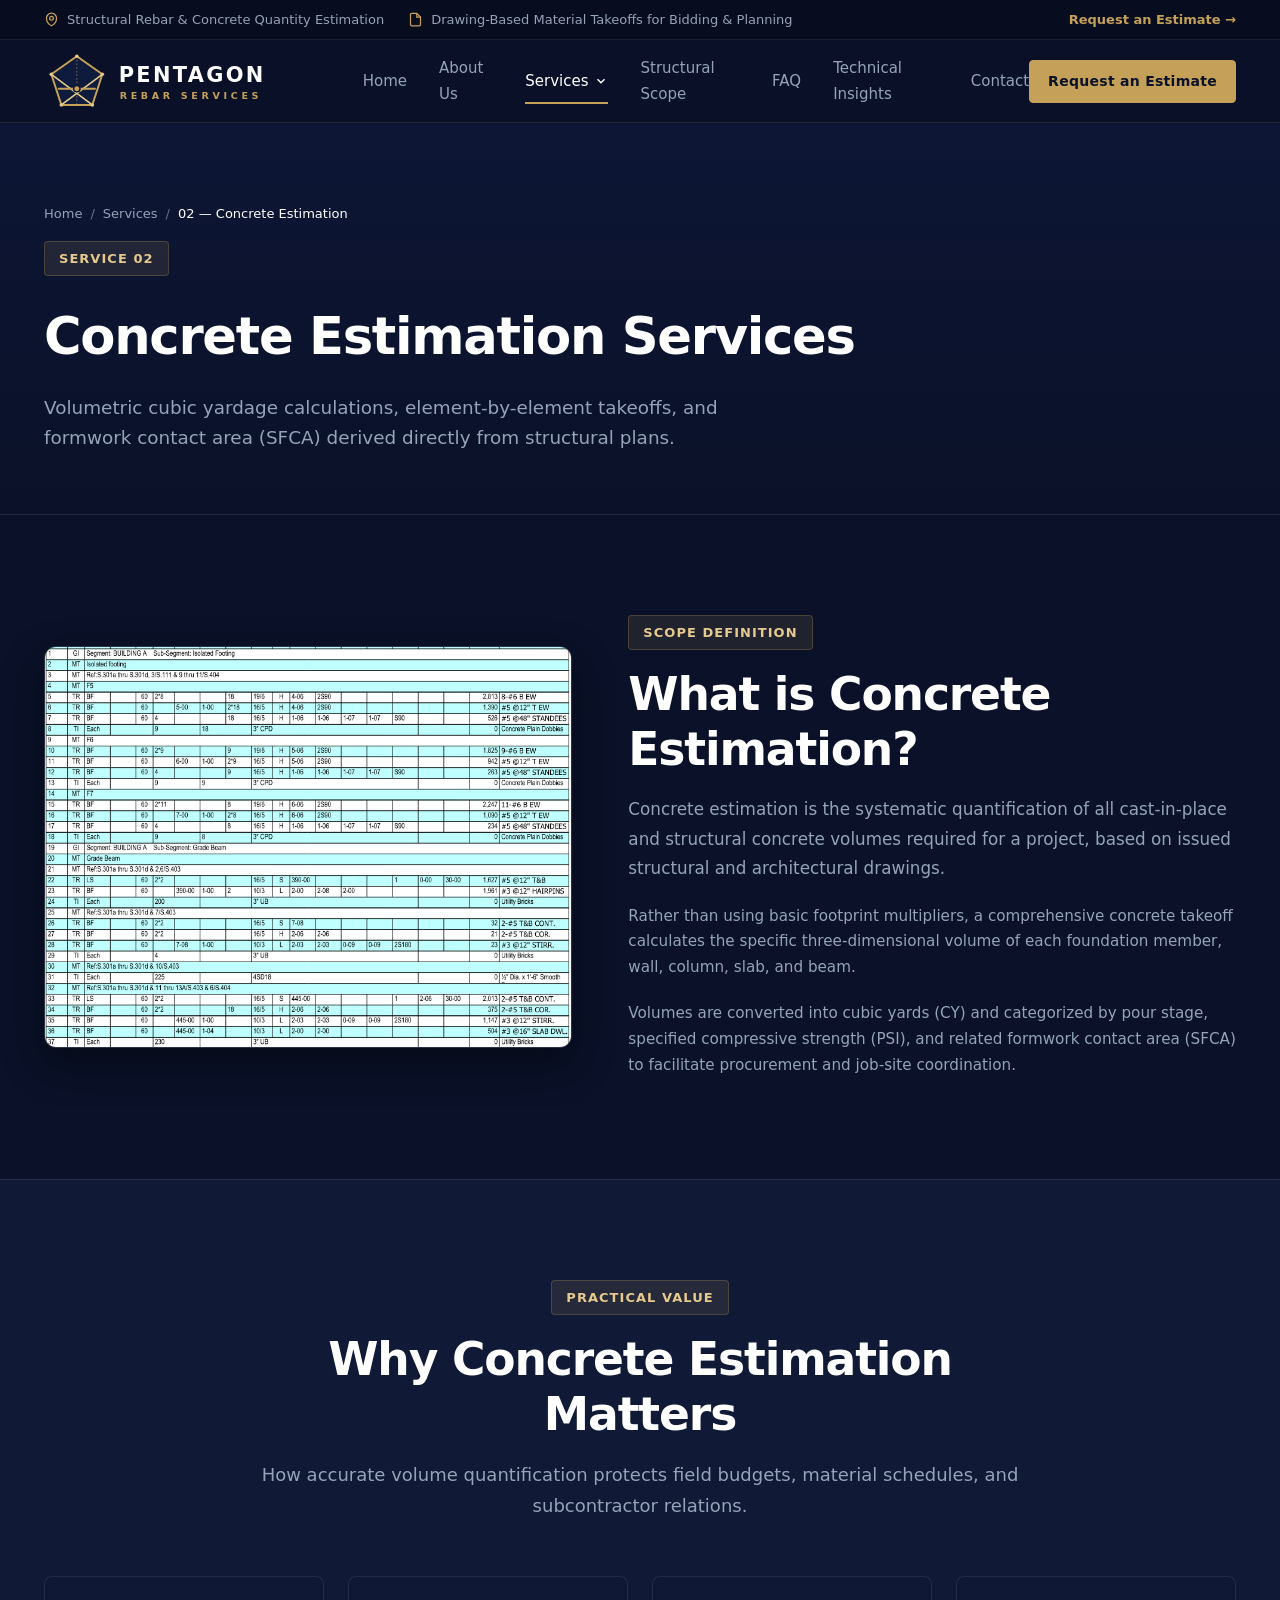
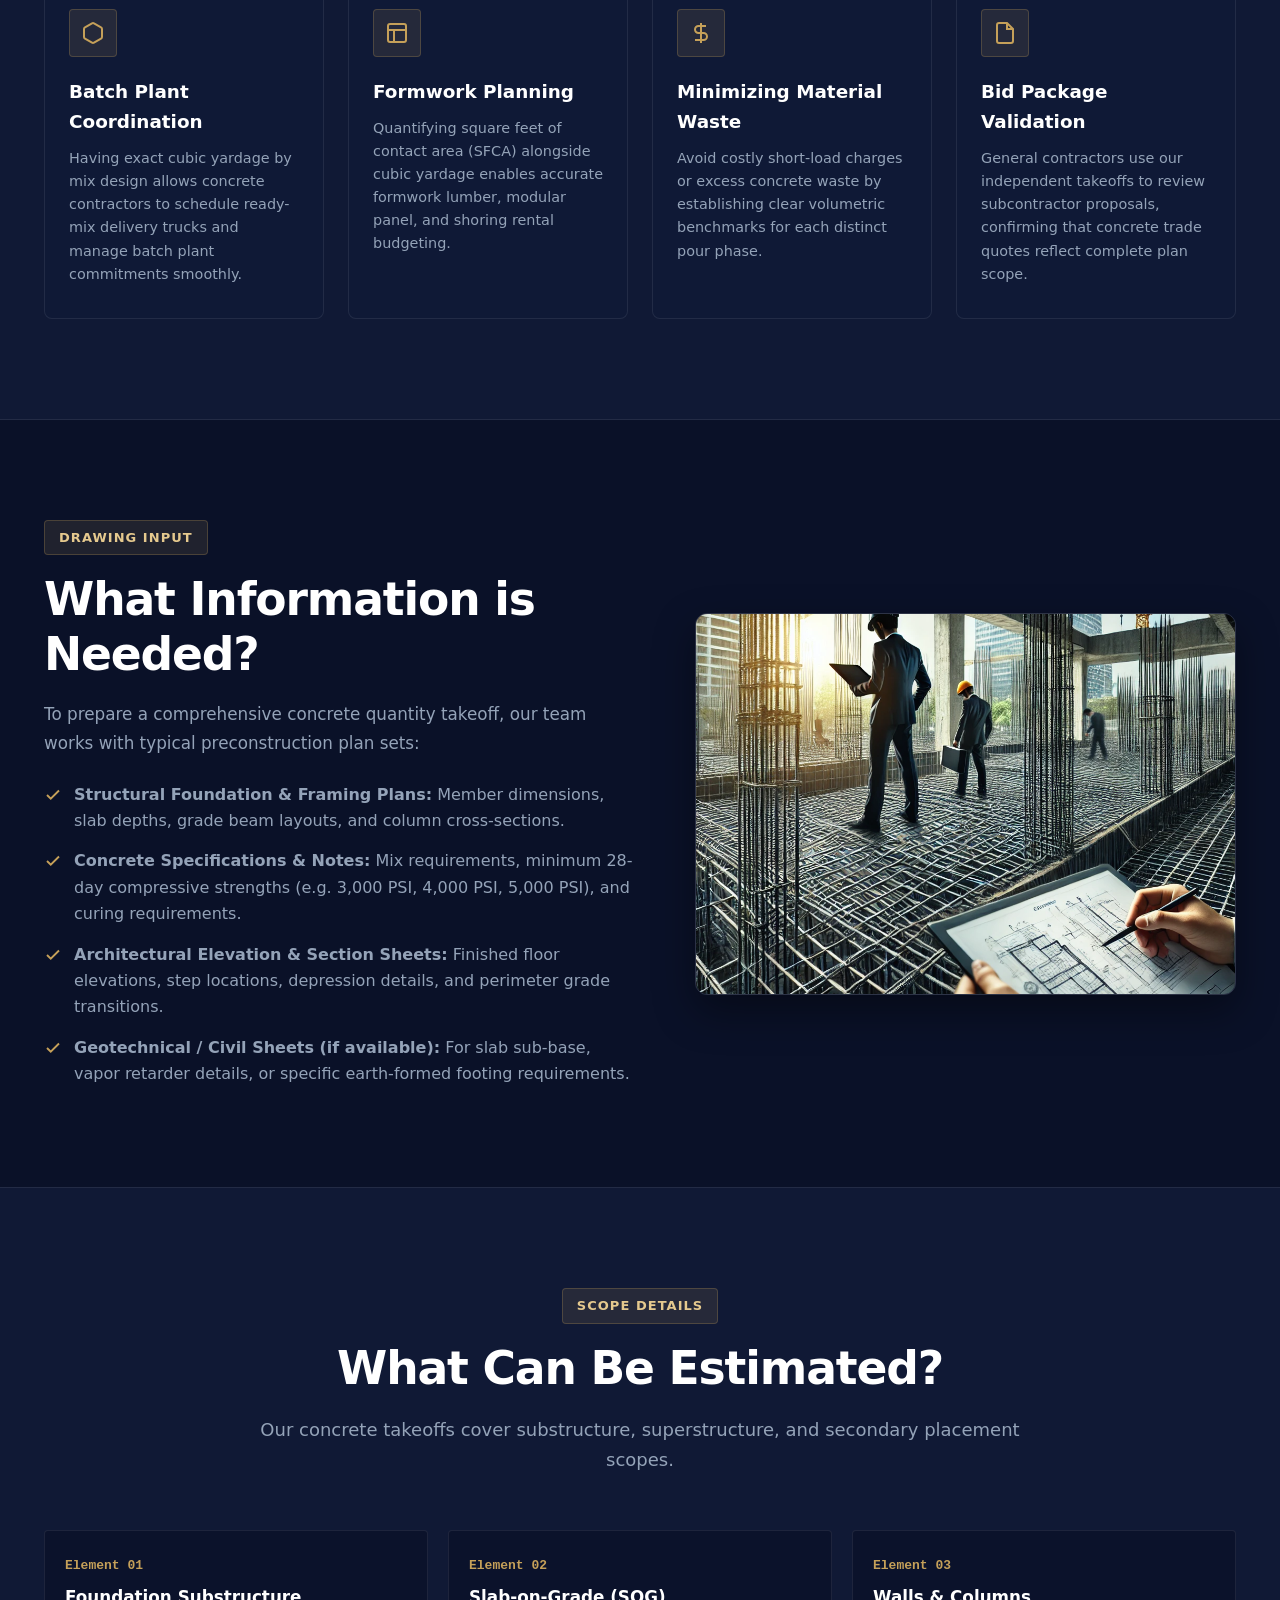
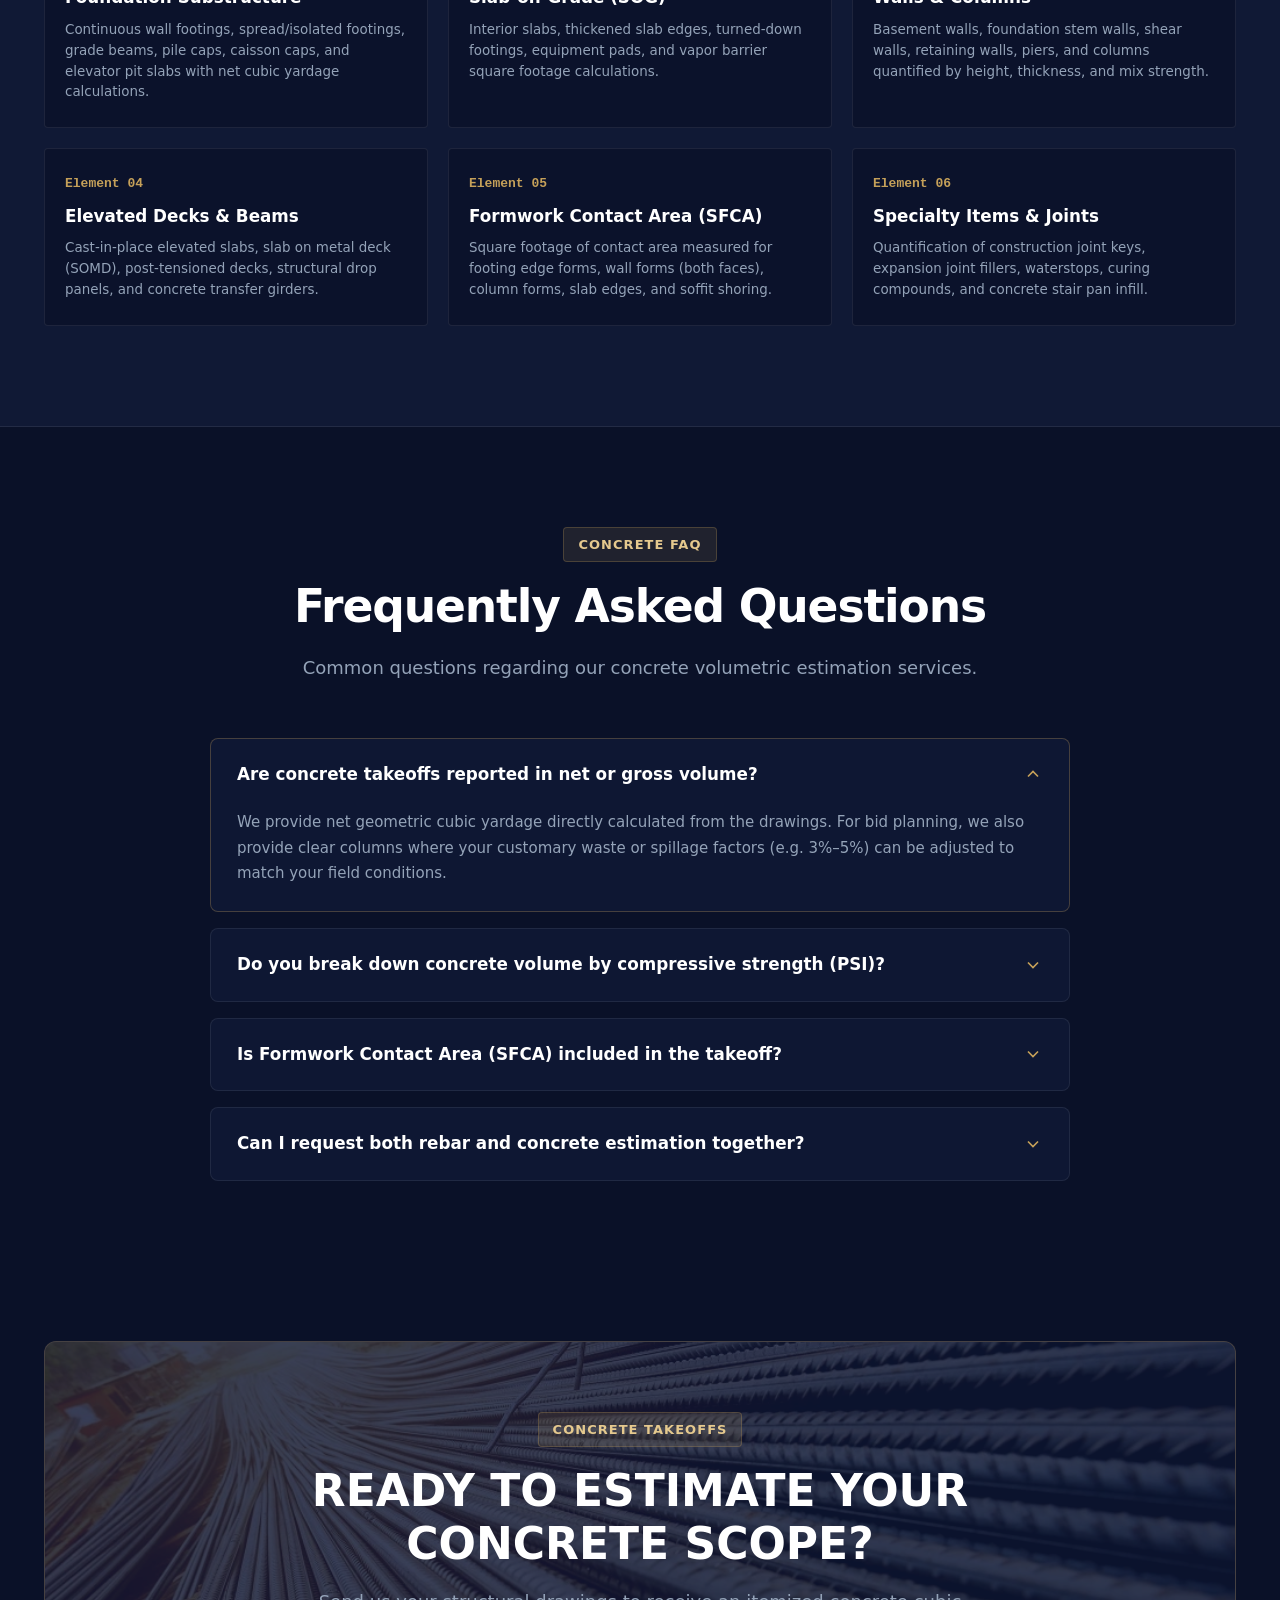
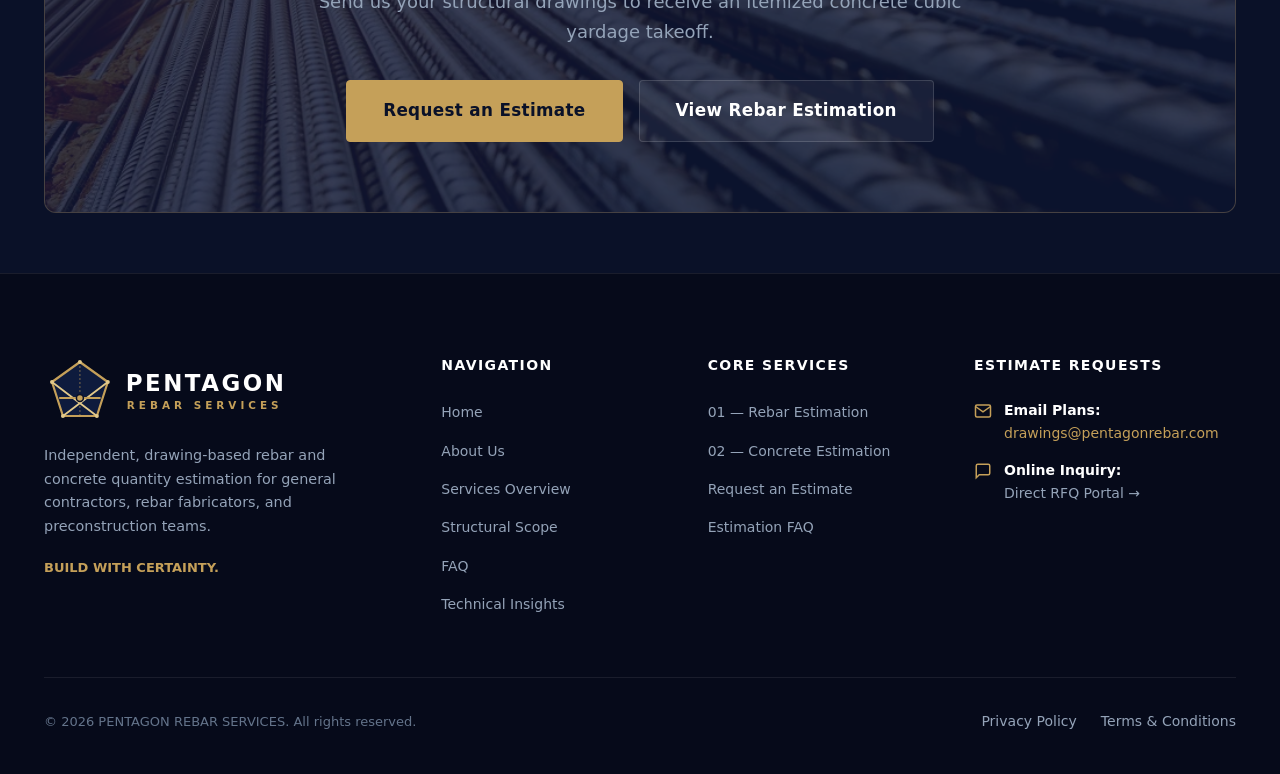
<file: concrete-estimation.html>
<!DOCTYPE html>
<html lang="en">
<head>
  <meta charset="UTF-8">
  <meta http-equiv="X-UA-Compatible" content="IE=edge">
  <meta name="viewport" content="width=device-width, initial-scale=1.0">
  <title>Concrete Estimation Services | PENTAGON REBAR SERVICES</title>
  <meta name="description" content="Drawing-based concrete estimation and cubic yardage takeoffs by Pentagon Rebar Services. Element-by-element volume calculations, pour staging, and formwork SFCA.">
  <meta name="keywords" content="Concrete Estimation, Concrete Takeoff, Cubic Yardage Takeoff, Ready Mix Volume, Formwork SFCA, Structural Concrete Estimation">
  <meta name="author" content="PENTAGON REBAR SERVICES">
  <meta name="robots" content="index, follow">

  <!-- Open Graph -->
  <meta property="og:title" content="Concrete Estimation Services | PENTAGON REBAR SERVICES">
  <meta property="og:description" content="Drawing-based structural concrete cubic yardage takeoffs. Build with Certainty.">
  <meta property="og:type" content="website">

  <!-- Favicon -->
  <link rel="icon" href="assets/images/favicon.svg" type="image/svg+xml">
  <link rel="shortcut icon" href="assets/images/favicon.svg" type="image/svg+xml">

  <!-- Master Stylesheet -->
  <link rel="stylesheet" href="assets/css/main.css">
</head>
<body>

  <!-- Top Utility Information Strip -->
  <div class="top-bar">
    <div class="container">
      <div class="top-bar-content">
        <div class="top-bar-items">
          <div class="top-bar-item">
            <svg width="15" height="15" viewBox="0 0 24 24" fill="none" stroke="currentColor" stroke-width="2"><path d="M12 22s-8-4.5-8-11.8A8 8 0 0 1 12 2a8 8 0 0 1 8 8.2c0 7.3-8 11.8-8 11.8z"/><circle cx="12" cy="10" r="3"/></svg>
            <span>Structural Rebar &amp; Concrete Quantity Estimation</span>
          </div>
          <div class="top-bar-item">
            <svg width="15" height="15" viewBox="0 0 24 24" fill="none" stroke="currentColor" stroke-width="2"><path d="M14 2H6a2 2 0 0 0-2 2v16a2 2 0 0 0 2 2h12a2 2 0 0 0 2-2V8z"/><polyline points="14 2 14 8 20 8"/></svg>
            <span>Drawing-Based Material Takeoffs for Bidding &amp; Planning</span>
          </div>
        </div>
        <div class="top-bar-items">
          <div class="top-bar-item">
            <a href="contact.html" style="color: var(--accent-gold); font-weight: 600;">Request an Estimate &rarr;</a>
          </div>
        </div>
      </div>
    </div>
  </div>

  <!-- Header & Navigation -->
  <header class="header-main">
    <div class="container">
      <nav class="navbar">
        <a href="index.html" class="brand-logo" aria-label="Pentagon Rebar Services Home">
          <img src="assets/images/pentagon-logo.svg" alt="PENTAGON REBAR SERVICES Logo" height="42">
        </a>

        <!-- Desktop Navigation -->
        <ul class="nav-menu">
          <li><a href="index.html" class="nav-link">Home</a></li>
          <li><a href="about.html" class="nav-link">About Us</a></li>
          <li class="nav-item-dropdown">
            <a href="services.html" class="nav-link dropdown-trigger active">
              Services
              <svg width="14" height="14" viewBox="0 0 24 24" fill="none" stroke="currentColor" stroke-width="2.5"><polyline points="6 9 12 15 18 9"/></svg>
            </a>
            <div class="dropdown-menu">
              <a href="rebar-estimation.html" class="dropdown-item">
                <span class="dropdown-item-num">01</span>
                <div>
                  <div class="dropdown-item-title">Rebar Estimation</div>
                  <div class="dropdown-item-desc">Tonnage takeoffs, bar sizes, accessories &amp; element lists</div>
                </div>
              </a>
              <a href="concrete-estimation.html" class="dropdown-item">
                <span class="dropdown-item-num">02</span>
                <div>
                  <div class="dropdown-item-title">Concrete Estimation</div>
                  <div class="dropdown-item-desc">Cubic yardage, element takeoffs &amp; pour segmentation</div>
                </div>
              </a>
              <a href="services.html" class="dropdown-item" style="border-top: 1px solid var(--border-subtle); margin-top: 4px; padding-top: 10px;">
                <div class="dropdown-item-title" style="color: var(--accent-gold); font-size: 0.8125rem;">View Both Services Overview &rarr;</div>
              </a>
            </div>
          </li>
          <li><a href="projects.html" class="nav-link">Structural Scope</a></li>
          <li><a href="faq.html" class="nav-link">FAQ</a></li>
          <li><a href="insights.html" class="nav-link">Technical Insights</a></li>
          <li><a href="contact.html" class="nav-link">Contact</a></li>
        </ul>

        <!-- Action Button & Mobile Toggle -->
        <div style="display: flex; align-items: center; gap: 16px;">
          <a href="contact.html" class="btn btn-primary btn-sm d-none d-md-inline-flex">Request an Estimate</a>
          <button class="mobile-toggle" aria-label="Toggle Mobile Menu">
            <svg width="24" height="24" viewBox="0 0 24 24" fill="none" stroke="currentColor" stroke-width="2"><line x1="3" y1="12" x2="21" y2="12"/><line x1="3" y1="6" x2="21" y2="6"/><line x1="3" y1="18" x2="21" y2="18"/></svg>
          </button>
        </div>
      </nav>
    </div>
  </header>

  <!-- Mobile Drawer Navigation -->
  <div class="mobile-drawer-overlay"></div>
  <aside class="mobile-drawer">
    <div class="mobile-drawer-header">
      <img src="assets/images/pentagon-logo.svg" alt="PENTAGON Logo" height="34">
      <button class="mobile-drawer-close" aria-label="Close Mobile Menu" style="color: #FFFFFF;">
        <svg width="24" height="24" viewBox="0 0 24 24" fill="none" stroke="currentColor" stroke-width="2"><line x1="18" y1="6" x2="6" y2="18"/><line x1="6" y1="6" x2="18" y2="18"/></svg>
      </button>
    </div>
    <div class="mobile-drawer-links">
      <a href="index.html" class="mobile-drawer-link">Home</a>
      <a href="about.html" class="mobile-drawer-link">About Us</a>
      <a href="services.html" class="mobile-drawer-link">Services Overview</a>
      <a href="rebar-estimation.html" class="mobile-drawer-link" style="padding-left: 16px; font-size: 0.95rem; color: var(--accent-gold);">&bull; 01 Rebar Estimation</a>
      <a href="concrete-estimation.html" class="mobile-drawer-link active" style="padding-left: 16px; font-size: 0.95rem; color: var(--accent-gold);">&bull; 02 Concrete Estimation</a>
      <a href="projects.html" class="mobile-drawer-link">Structural Scope</a>
      <a href="faq.html" class="mobile-drawer-link">FAQ</a>
      <a href="insights.html" class="mobile-drawer-link">Technical Insights</a>
      <a href="contact.html" class="mobile-drawer-link">Contact</a>
      <div style="margin-top: 24px;">
        <a href="contact.html" class="btn btn-primary" style="width: 100%;">Request an Estimate</a>
      </div>
    </div>
  </aside>

  <!-- Page Header -->
  <section class="inner-page-header">
    <div class="container">
      <nav class="breadcrumbs-nav" aria-label="Breadcrumb">
        <a href="index.html">Home</a>
        <span>/</span>
        <a href="services.html">Services</a>
        <span>/</span>
        <span style="color: #FFFFFF;">02 — Concrete Estimation</span>
      </nav>
      <div class="badge">Service 02</div>
      <h1 class="inner-page-title">Concrete Estimation Services</h1>
      <p class="inner-page-lead">
        Volumetric cubic yardage calculations, element-by-element takeoffs, and formwork contact area (SFCA) derived directly from structural plans.
      </p>
    </div>
  </section>

  <!-- What is Concrete Estimation -->
  <section class="section">
    <div class="container">
      <div style="display: grid; grid-template-columns: 1fr 1.15fr; gap: 56px; align-items: center;">
        <div>
          <div style="border-radius: var(--radius-lg); overflow: hidden; border: 1px solid var(--border-medium); box-shadow: 0 16px 40px rgba(0,0,0,0.4);">
            <img src="assets/images/services-rebar.png" alt="Structural concrete placement and forms" style="width: 100%; height: 400px; object-fit: cover;">
          </div>
        </div>
        <div>
          <div class="badge">Scope Definition</div>
          <h2 class="section-title">What is Concrete Estimation?</h2>
          <p style="font-size: 1.05rem; color: var(--text-secondary); line-height: 1.75; margin-bottom: 20px;">
            Concrete estimation is the systematic quantification of all cast-in-place and structural concrete volumes required for a project, based on issued structural and architectural drawings.
          </p>
          <p style="font-size: 0.95rem; color: var(--text-secondary); line-height: 1.7; margin-bottom: 20px;">
            Rather than using basic footprint multipliers, a comprehensive concrete takeoff calculates the specific three-dimensional volume of each foundation member, wall, column, slab, and beam.
          </p>
          <p style="font-size: 0.95rem; color: var(--text-secondary); line-height: 1.7;">
            Volumes are converted into cubic yards (CY) and categorized by pour stage, specified compressive strength (PSI), and related formwork contact area (SFCA) to facilitate procurement and job-site coordination.
          </p>
        </div>
      </div>
    </div>
  </section>

  <!-- Why Concrete Estimation Matters -->
  <section class="section" style="background: var(--bg-surface); border-top: 1px solid var(--border-subtle); border-bottom: 1px solid var(--border-subtle);">
    <div class="container">
      <div class="section-header">
        <div class="badge">Practical Value</div>
        <h2 class="section-title">Why Concrete Estimation Matters</h2>
        <p class="section-subtitle">
          How accurate volume quantification protects field budgets, material schedules, and subcontractor relations.
        </p>
      </div>

      <div class="pillars-grid">
        <div class="pillar-card">
          <div class="pillar-icon">
            <svg width="24" height="24" viewBox="0 0 24 24" fill="none" stroke="currentColor" stroke-width="2"><path d="M21 16V8a2 2 0 0 0-1-1.73l-7-4a2 2 0 0 0-2 0l-7 4A2 2 0 0 0 3 8v8a2 2 0 0 0 1 1.73l7 4a2 2 0 0 0 2 0l7-4A2 2 0 0 0 21 16z"/></svg>
          </div>
          <h3 class="pillar-title">Batch Plant Coordination</h3>
          <p class="pillar-desc">
            Having exact cubic yardage by mix design allows concrete contractors to schedule ready-mix delivery trucks and manage batch plant commitments smoothly.
          </p>
        </div>

        <div class="pillar-card">
          <div class="pillar-icon">
            <svg width="24" height="24" viewBox="0 0 24 24" fill="none" stroke="currentColor" stroke-width="2"><rect x="3" y="3" width="18" height="18" rx="2"/><path d="M3 9h18"/><path d="M9 21V9"/></svg>
          </div>
          <h3 class="pillar-title">Formwork Planning</h3>
          <p class="pillar-desc">
            Quantifying square feet of contact area (SFCA) alongside cubic yardage enables accurate formwork lumber, modular panel, and shoring rental budgeting.
          </p>
        </div>

        <div class="pillar-card">
          <div class="pillar-icon">
            <svg width="24" height="24" viewBox="0 0 24 24" fill="none" stroke="currentColor" stroke-width="2"><path d="M12 2v20M17 5H9.5a3.5 3.5 0 0 0 0 7h5a3.5 3.5 0 0 1 0 7H6"/></svg>
          </div>
          <h3 class="pillar-title">Minimizing Material Waste</h3>
          <p class="pillar-desc">
            Avoid costly short-load charges or excess concrete waste by establishing clear volumetric benchmarks for each distinct pour phase.
          </p>
        </div>

        <div class="pillar-card">
          <div class="pillar-icon">
            <svg width="24" height="24" viewBox="0 0 24 24" fill="none" stroke="currentColor" stroke-width="2"><path d="M14 2H6a2 2 0 0 0-2 2v16a2 2 0 0 0 2 2h12a2 2 0 0 0 2-2V8z"/><polyline points="14 2 14 8 20 8"/></svg>
          </div>
          <h3 class="pillar-title">Bid Package Validation</h3>
          <p class="pillar-desc">
            General contractors use our independent takeoffs to review subcontractor proposals, confirming that concrete trade quotes reflect complete plan scope.
          </p>
        </div>
      </div>
    </div>
  </section>

  <!-- What Information is Needed -->
  <section class="section">
    <div class="container">
      <div style="display: grid; grid-template-columns: 1.1fr 1fr; gap: 56px; align-items: center;">
        <div>
          <div class="badge">Drawing Input</div>
          <h2 class="section-title">What Information is Needed?</h2>
          <p style="font-size: 1.05rem; color: var(--text-secondary); line-height: 1.7; margin-bottom: 24px;">
            To prepare a comprehensive concrete quantity takeoff, our team works with typical preconstruction plan sets:
          </p>
          <ul style="display: flex; flex-direction: column; gap: 14px;">
            <li style="display: flex; gap: 12px; align-items: flex-start; color: var(--text-secondary);">
              <svg width="18" height="18" viewBox="0 0 24 24" fill="none" stroke="currentColor" stroke-width="2.5" style="color: var(--accent-gold); flex-shrink: 0; margin-top: 4px;"><polyline points="20 6 9 17 4 12"/></svg>
              <span><strong>Structural Foundation &amp; Framing Plans:</strong> Member dimensions, slab depths, grade beam layouts, and column cross-sections.</span>
            </li>
            <li style="display: flex; gap: 12px; align-items: flex-start; color: var(--text-secondary);">
              <svg width="18" height="18" viewBox="0 0 24 24" fill="none" stroke="currentColor" stroke-width="2.5" style="color: var(--accent-gold); flex-shrink: 0; margin-top: 4px;"><polyline points="20 6 9 17 4 12"/></svg>
              <span><strong>Concrete Specifications &amp; Notes:</strong> Mix requirements, minimum 28-day compressive strengths (e.g. 3,000 PSI, 4,000 PSI, 5,000 PSI), and curing requirements.</span>
            </li>
            <li style="display: flex; gap: 12px; align-items: flex-start; color: var(--text-secondary);">
              <svg width="18" height="18" viewBox="0 0 24 24" fill="none" stroke="currentColor" stroke-width="2.5" style="color: var(--accent-gold); flex-shrink: 0; margin-top: 4px;"><polyline points="20 6 9 17 4 12"/></svg>
              <span><strong>Architectural Elevation &amp; Section Sheets:</strong> Finished floor elevations, step locations, depression details, and perimeter grade transitions.</span>
            </li>
            <li style="display: flex; gap: 12px; align-items: flex-start; color: var(--text-secondary);">
              <svg width="18" height="18" viewBox="0 0 24 24" fill="none" stroke="currentColor" stroke-width="2.5" style="color: var(--accent-gold); flex-shrink: 0; margin-top: 4px;"><polyline points="20 6 9 17 4 12"/></svg>
              <span><strong>Geotechnical / Civil Sheets (if available):</strong> For slab sub-base, vapor retarder details, or specific earth-formed footing requirements.</span>
            </li>
          </ul>
        </div>
        <div>
          <div style="border-radius: var(--radius-lg); overflow: hidden; border: 1px solid var(--border-medium); box-shadow: 0 16px 40px rgba(0,0,0,0.4);">
            <img src="assets/images/project-commercial.jpg" alt="Commercial concrete superstructure construction" style="width: 100%; height: 380px; object-fit: cover;">
          </div>
        </div>
      </div>
    </div>
  </section>

  <!-- What Can Be Estimated? -->
  <section class="section" style="background: var(--bg-surface); border-top: 1px solid var(--border-subtle); border-bottom: 1px solid var(--border-subtle);">
    <div class="container">
      <div class="section-header">
        <div class="badge">Scope Details</div>
        <h2 class="section-title">What Can Be Estimated?</h2>
        <p class="section-subtitle">
          Our concrete takeoffs cover substructure, superstructure, and secondary placement scopes.
        </p>
      </div>

      <div class="deliverable-categories-grid">
        <div class="deliverable-category-box">
          <div class="deliverable-cat-num">Element 01</div>
          <h4 class="deliverable-cat-title">Foundation Substructure</h4>
          <p class="deliverable-cat-desc">
            Continuous wall footings, spread/isolated footings, grade beams, pile caps, caisson caps, and elevator pit slabs with net cubic yardage calculations.
          </p>
        </div>

        <div class="deliverable-category-box">
          <div class="deliverable-cat-num">Element 02</div>
          <h4 class="deliverable-cat-title">Slab-on-Grade (SOG)</h4>
          <p class="deliverable-cat-desc">
            Interior slabs, thickened slab edges, turned-down footings, equipment pads, and vapor barrier square footage calculations.
          </p>
        </div>

        <div class="deliverable-category-box">
          <div class="deliverable-cat-num">Element 03</div>
          <h4 class="deliverable-cat-title">Walls &amp; Columns</h4>
          <p class="deliverable-cat-desc">
            Basement walls, foundation stem walls, shear walls, retaining walls, piers, and columns quantified by height, thickness, and mix strength.
          </p>
        </div>

        <div class="deliverable-category-box">
          <div class="deliverable-cat-num">Element 04</div>
          <h4 class="deliverable-cat-title">Elevated Decks &amp; Beams</h4>
          <p class="deliverable-cat-desc">
            Cast-in-place elevated slabs, slab on metal deck (SOMD), post-tensioned decks, structural drop panels, and concrete transfer girders.
          </p>
        </div>

        <div class="deliverable-category-box">
          <div class="deliverable-cat-num">Element 05</div>
          <h4 class="deliverable-cat-title">Formwork Contact Area (SFCA)</h4>
          <p class="deliverable-cat-desc">
            Square footage of contact area measured for footing edge forms, wall forms (both faces), column forms, slab edges, and soffit shoring.
          </p>
        </div>

        <div class="deliverable-category-box">
          <div class="deliverable-cat-num">Element 06</div>
          <h4 class="deliverable-cat-title">Specialty Items &amp; Joints</h4>
          <p class="deliverable-cat-desc">
            Quantification of construction joint keys, expansion joint fillers, waterstops, curing compounds, and concrete stair pan infill.
          </p>
        </div>
      </div>
    </div>
  </section>

  <!-- Concrete FAQ Section -->
  <section class="section">
    <div class="container">
      <div class="section-header">
        <div class="badge">Concrete FAQ</div>
        <h2 class="section-title">Frequently Asked Questions</h2>
        <p class="section-subtitle">
          Common questions regarding our concrete volumetric estimation services.
        </p>
      </div>

      <div class="faq-wrap">
        <div class="faq-card open">
          <button class="faq-header-btn" type="button">
            <span>Are concrete takeoffs reported in net or gross volume?</span>
            <svg width="20" height="20" viewBox="0 0 24 24" fill="none" stroke="currentColor" stroke-width="2"><polyline points="6 9 12 15 18 9"/></svg>
          </button>
          <div class="faq-body-text">
            We provide net geometric cubic yardage directly calculated from the drawings. For bid planning, we also provide clear columns where your customary waste or spillage factors (e.g. 3%–5%) can be adjusted to match your field conditions.
          </div>
        </div>

        <div class="faq-card">
          <button class="faq-header-btn" type="button">
            <span>Do you break down concrete volume by compressive strength (PSI)?</span>
            <svg width="20" height="20" viewBox="0 0 24 24" fill="none" stroke="currentColor" stroke-width="2"><polyline points="6 9 12 15 18 9"/></svg>
          </button>
          <div class="faq-body-text">
            Yes. Concrete volumes are explicitly partitioned by specified design strength (e.g., 3,000 PSI footings, 4,000 PSI slabs, 5,000+ PSI columns) so ready-mix pricing can be accurately applied to each mix category.
          </div>
        </div>

        <div class="faq-card">
          <button class="faq-header-btn" type="button">
            <span>Is Formwork Contact Area (SFCA) included in the takeoff?</span>
            <svg width="20" height="20" viewBox="0 0 24 24" fill="none" stroke="currentColor" stroke-width="2"><polyline points="6 9 12 15 18 9"/></svg>
          </button>
          <div class="faq-body-text">
            Yes. When requested, our concrete takeoff includes square footage of contact area (SFCA) for wall faces, slab edges, column perimeters, and soffits to assist with formwork material and labor budgeting.
          </div>
        </div>

        <div class="faq-card">
          <button class="faq-header-btn" type="button">
            <span>Can I request both rebar and concrete estimation together?</span>
            <svg width="20" height="20" viewBox="0 0 24 24" fill="none" stroke="currentColor" stroke-width="2"><polyline points="6 9 12 15 18 9"/></svg>
          </button>
          <div class="faq-body-text">
            Yes. We frequently provide combined packages where both rebar tonnage and concrete cubic yardage are estimated concurrently, ensuring synchronized structural element modeling.
          </div>
        </div>
      </div>
    </div>
  </section>

  <!-- Final CTA -->
  <section class="section-sm">
    <div class="container">
      <div class="cta-banner-box">
        <img src="assets/images/construction-hero.jpg" alt="Construction site" class="cta-banner-bg">
        <div class="cta-banner-content">
          <div class="badge">Concrete Takeoffs</div>
          <h2 class="cta-banner-title">READY TO ESTIMATE YOUR CONCRETE SCOPE?</h2>
          <p class="cta-banner-text">
            Send us your structural drawings to receive an itemized concrete cubic yardage takeoff.
          </p>
          <div style="display: flex; gap: 16px; justify-content: center; flex-wrap: wrap;">
            <a href="contact.html" class="btn btn-primary btn-lg">Request an Estimate</a>
            <a href="rebar-estimation.html" class="btn btn-secondary btn-lg">View Rebar Estimation</a>
          </div>
        </div>
      </div>
    </div>
  </section>

  <!-- Footer -->
  <footer class="footer-area">
    <div class="container">
      <div class="footer-columns-grid">
        <!-- Col 1: Bio -->
        <div>
          <a href="index.html" class="brand-logo">
            <img src="assets/images/pentagon-logo.svg" alt="PENTAGON REBAR SERVICES" height="38">
          </a>
          <p class="footer-bio-text">
            Independent, drawing-based rebar and concrete quantity estimation for general contractors, rebar fabricators, and preconstruction teams.
          </p>
          <div style="margin-top: 18px; font-size: 0.8125rem; color: var(--accent-gold); font-weight: 600;">
            BUILD WITH CERTAINTY.
          </div>
        </div>

        <!-- Col 2: Navigation -->
        <div>
          <div class="footer-col-heading">Navigation</div>
          <ul class="footer-nav-list">
            <li><a href="index.html" class="footer-nav-link">Home</a></li>
            <li><a href="about.html" class="footer-nav-link">About Us</a></li>
            <li><a href="services.html" class="footer-nav-link">Services Overview</a></li>
            <li><a href="projects.html" class="footer-nav-link">Structural Scope</a></li>
            <li><a href="faq.html" class="footer-nav-link">FAQ</a></li>
            <li><a href="insights.html" class="footer-nav-link">Technical Insights</a></li>
          </ul>
        </div>

        <!-- Col 3: Services -->
        <div>
          <div class="footer-col-heading">Core Services</div>
          <ul class="footer-nav-list">
            <li><a href="rebar-estimation.html" class="footer-nav-link">01 — Rebar Estimation</a></li>
            <li><a href="concrete-estimation.html" class="footer-nav-link">02 — Concrete Estimation</a></li>
            <li><a href="contact.html" class="footer-nav-link">Request an Estimate</a></li>
            <li><a href="faq.html" class="footer-nav-link">Estimation FAQ</a></li>
          </ul>
        </div>

        <!-- Col 4: Contact Info -->
        <div>
          <div class="footer-col-heading">Estimate Requests</div>
          <div class="footer-contact-row">
            <svg width="18" height="18" viewBox="0 0 24 24" fill="none" stroke="currentColor" stroke-width="2"><path d="M4 4h16c1.1 0 2 .9 2 2v12c0 1.1-.9 2-2 2H4c-1.1 0-2-.9-2-2V6c0-1.1.9-2 2-2z"/><polyline points="22,6 12,13 2,6"/></svg>
            <div>
              <div style="color: #FFFFFF; font-weight: 600;">Email Plans:</div>
              <a href="mailto:drawings@pentagonrebar.com" style="color: var(--accent-gold);">drawings@pentagonrebar.com</a>
            </div>
          </div>
          <div class="footer-contact-row">
            <svg width="18" height="18" viewBox="0 0 24 24" fill="none" stroke="currentColor" stroke-width="2"><path d="M21 15a2 2 0 0 1-2 2H7l-4 4V5a2 2 0 0 1 2-2h14a2 2 0 0 1 2 2z"/></svg>
            <div>
              <div style="color: #FFFFFF; font-weight: 600;">Online Inquiry:</div>
              <a href="contact.html" style="color: var(--text-secondary);">Direct RFQ Portal &rarr;</a>
            </div>
          </div>
        </div>
      </div>

      <!-- Footer Bottom -->
      <div class="footer-bottom-bar">
        <div>
          &copy; 2026 PENTAGON REBAR SERVICES. All rights reserved.
        </div>
        <div class="footer-bottom-legal">
          <a href="privacy-policy.html" class="footer-nav-link">Privacy Policy</a>
          <a href="terms-and-conditions.html" class="footer-nav-link">Terms &amp; Conditions</a>
        </div>
      </div>
    </div>
  </footer>

  <!-- Back to Top Button -->
  <button class="back-to-top" aria-label="Back to top">
    <svg width="20" height="20" viewBox="0 0 24 24" fill="none" stroke="currentColor" stroke-width="2.5"><polyline points="18 15 12 9 6 15"/></svg>
  </button>

  <!-- Script -->
  <script src="assets/js/main.js"></script>
</body>
</html>
</file>
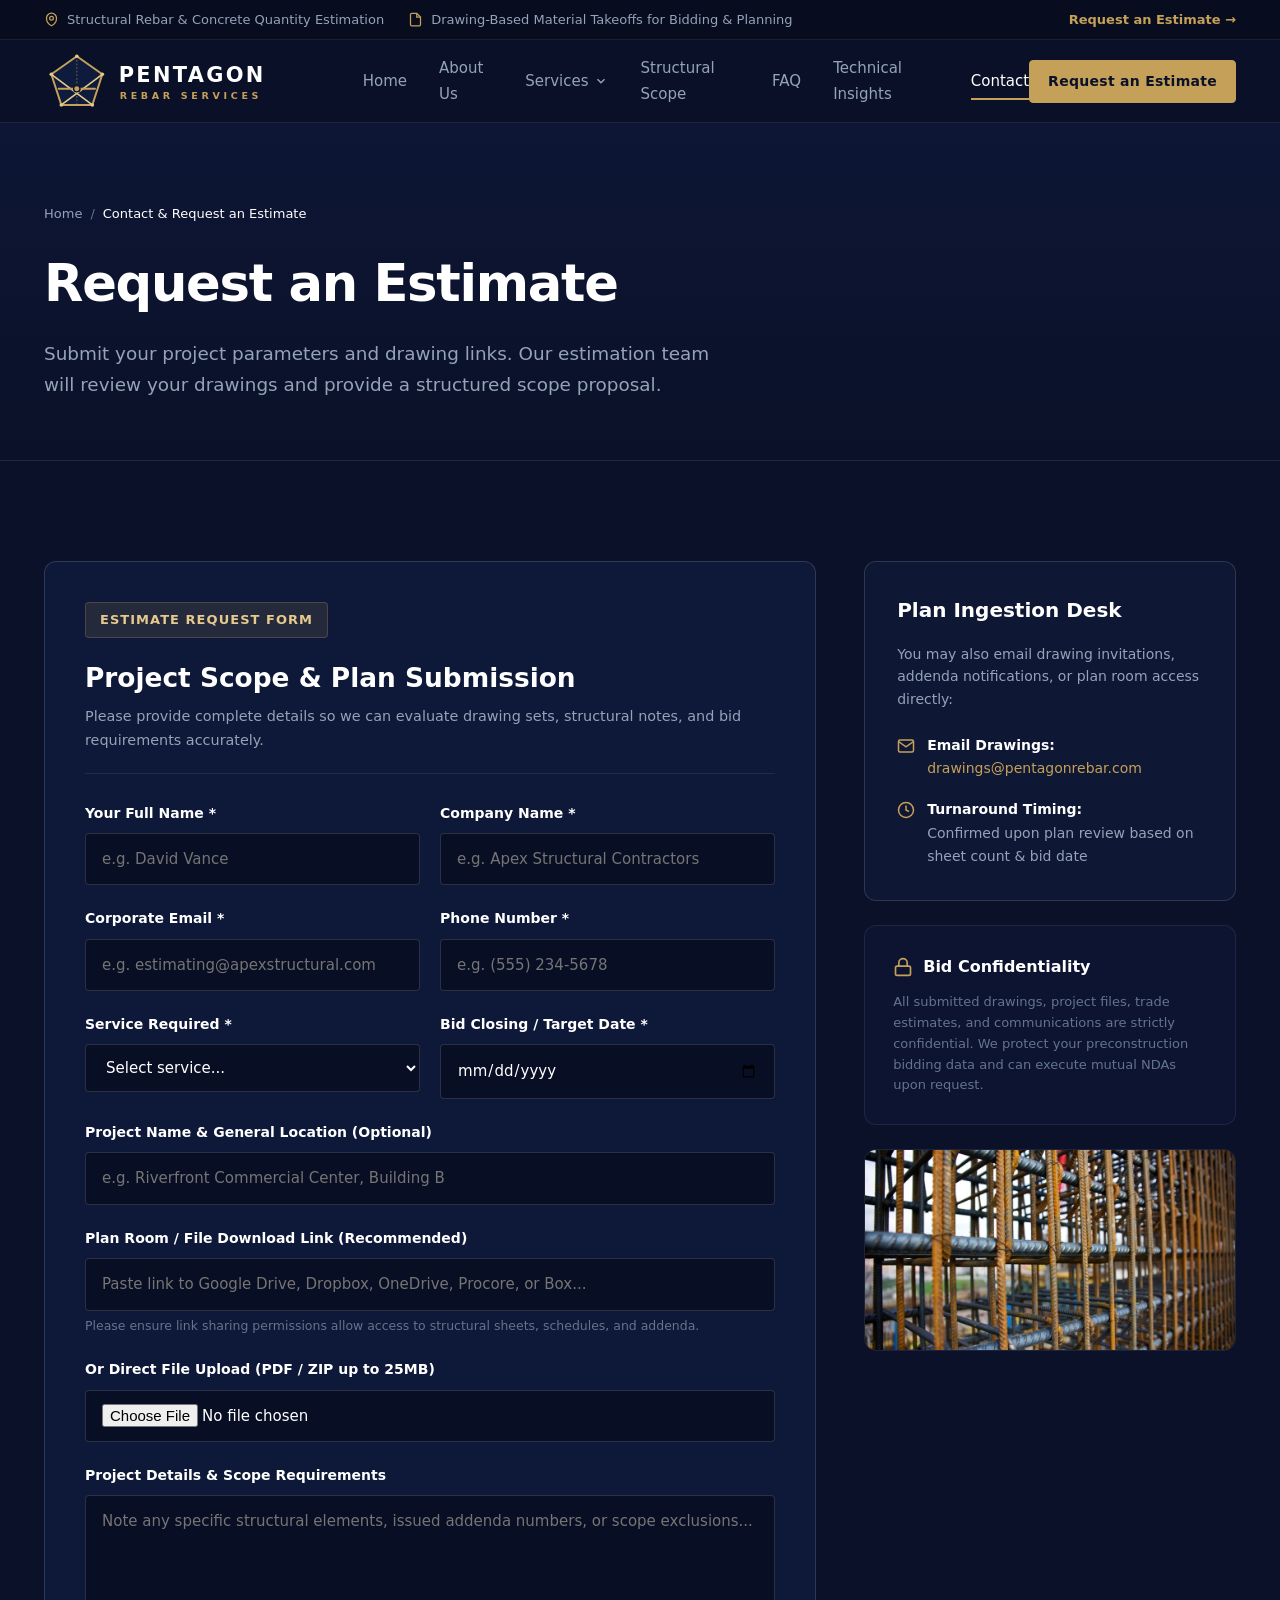
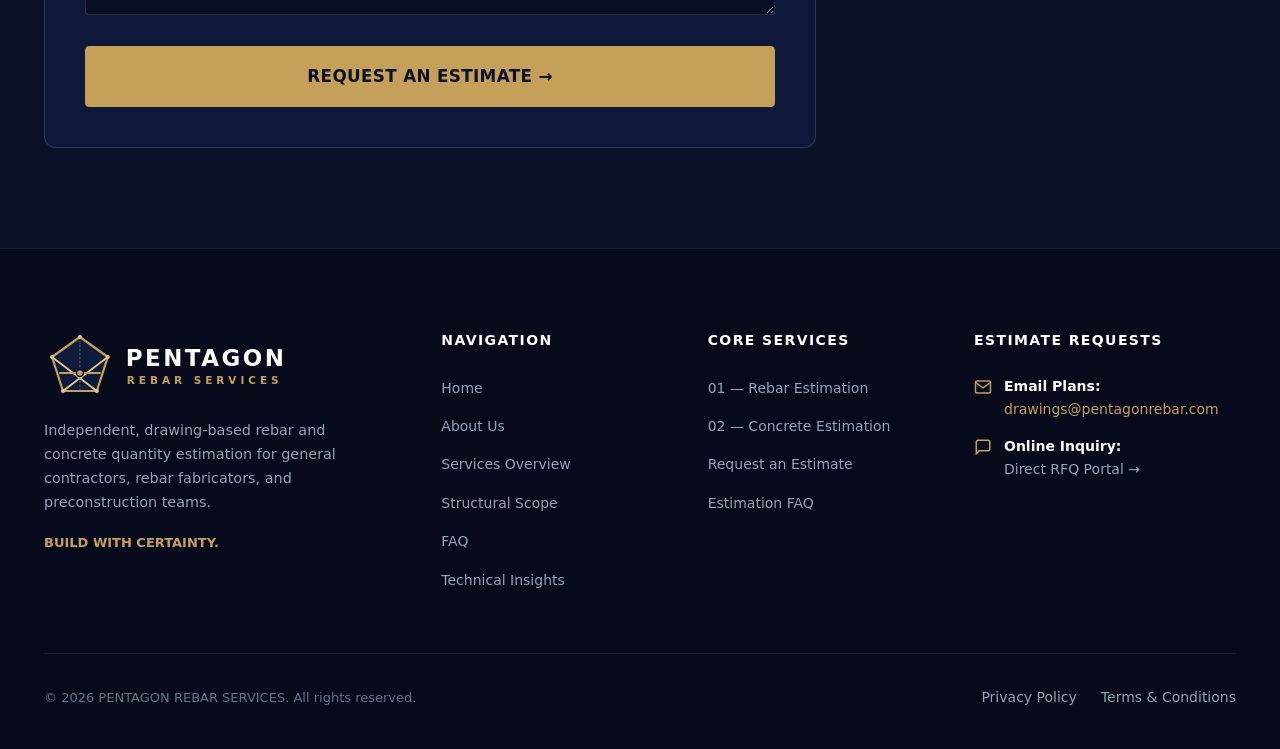
<file: contact.html>
<!DOCTYPE html>
<html lang="en">
<head>
  <meta charset="UTF-8">
  <meta http-equiv="X-UA-Compatible" content="IE=edge">
  <meta name="viewport" content="width=device-width, initial-scale=1.0">
  <title>Contact &amp; Request an Estimate | PENTAGON REBAR SERVICES</title>
  <meta name="description" content="Submit structural plans and project details to request a drawing-based rebar or concrete estimation quote from Pentagon Rebar Services.">
  <meta name="keywords" content="Request Rebar Estimate, Request Concrete Takeoff, Submit Plans, Construction Takeoff Quote, RFQ Portal">
  <meta name="author" content="PENTAGON REBAR SERVICES">
  <meta name="robots" content="index, follow">

  <!-- Open Graph -->
  <meta property="og:title" content="Contact &amp; Request an Estimate | PENTAGON REBAR SERVICES">
  <meta property="og:description" content="Submit drawings for independent rebar and concrete quantity takeoffs. Build with Certainty.">
  <meta property="og:type" content="website">

  <!-- Favicon -->
  <link rel="icon" href="assets/images/favicon.svg" type="image/svg+xml">
  <link rel="shortcut icon" href="assets/images/favicon.svg" type="image/svg+xml">

  <!-- Master Stylesheet -->
  <link rel="stylesheet" href="assets/css/main.css">
</head>
<body>

  <!-- Top Utility Information Strip -->
  <div class="top-bar">
    <div class="container">
      <div class="top-bar-content">
        <div class="top-bar-items">
          <div class="top-bar-item">
            <svg width="15" height="15" viewBox="0 0 24 24" fill="none" stroke="currentColor" stroke-width="2"><path d="M12 22s-8-4.5-8-11.8A8 8 0 0 1 12 2a8 8 0 0 1 8 8.2c0 7.3-8 11.8-8 11.8z"/><circle cx="12" cy="10" r="3"/></svg>
            <span>Structural Rebar &amp; Concrete Quantity Estimation</span>
          </div>
          <div class="top-bar-item">
            <svg width="15" height="15" viewBox="0 0 24 24" fill="none" stroke="currentColor" stroke-width="2"><path d="M14 2H6a2 2 0 0 0-2 2v16a2 2 0 0 0 2 2h12a2 2 0 0 0 2-2V8z"/><polyline points="14 2 14 8 20 8"/></svg>
            <span>Drawing-Based Material Takeoffs for Bidding &amp; Planning</span>
          </div>
        </div>
        <div class="top-bar-items">
          <div class="top-bar-item">
            <a href="contact.html" style="color: var(--accent-gold); font-weight: 600;">Request an Estimate &rarr;</a>
          </div>
        </div>
      </div>
    </div>
  </div>

  <!-- Header & Navigation -->
  <header class="header-main">
    <div class="container">
      <nav class="navbar">
        <a href="index.html" class="brand-logo" aria-label="Pentagon Rebar Services Home">
          <img src="assets/images/pentagon-logo.svg" alt="PENTAGON REBAR SERVICES Logo" height="42">
        </a>

        <!-- Desktop Navigation -->
        <ul class="nav-menu">
          <li><a href="index.html" class="nav-link">Home</a></li>
          <li><a href="about.html" class="nav-link">About Us</a></li>
          <li class="nav-item-dropdown">
            <a href="services.html" class="nav-link dropdown-trigger">
              Services
              <svg width="14" height="14" viewBox="0 0 24 24" fill="none" stroke="currentColor" stroke-width="2.5"><polyline points="6 9 12 15 18 9"/></svg>
            </a>
            <div class="dropdown-menu">
              <a href="rebar-estimation.html" class="dropdown-item">
                <span class="dropdown-item-num">01</span>
                <div>
                  <div class="dropdown-item-title">Rebar Estimation</div>
                  <div class="dropdown-item-desc">Tonnage takeoffs, bar sizes, accessories &amp; element lists</div>
                </div>
              </a>
              <a href="concrete-estimation.html" class="dropdown-item">
                <span class="dropdown-item-num">02</span>
                <div>
                  <div class="dropdown-item-title">Concrete Estimation</div>
                  <div class="dropdown-item-desc">Cubic yardage, element takeoffs &amp; pour segmentation</div>
                </div>
              </a>
              <a href="services.html" class="dropdown-item" style="border-top: 1px solid var(--border-subtle); margin-top: 4px; padding-top: 10px;">
                <div class="dropdown-item-title" style="color: var(--accent-gold); font-size: 0.8125rem;">View Both Services Overview &rarr;</div>
              </a>
            </div>
          </li>
          <li><a href="projects.html" class="nav-link">Structural Scope</a></li>
          <li><a href="faq.html" class="nav-link">FAQ</a></li>
          <li><a href="insights.html" class="nav-link">Technical Insights</a></li>
          <li><a href="contact.html" class="nav-link active">Contact</a></li>
        </ul>

        <!-- Action Button & Mobile Toggle -->
        <div style="display: flex; align-items: center; gap: 16px;">
          <a href="contact.html" class="btn btn-primary btn-sm d-none d-md-inline-flex">Request an Estimate</a>
          <button class="mobile-toggle" aria-label="Toggle Mobile Menu">
            <svg width="24" height="24" viewBox="0 0 24 24" fill="none" stroke="currentColor" stroke-width="2"><line x1="3" y1="12" x2="21" y2="12"/><line x1="3" y1="6" x2="21" y2="6"/><line x1="3" y1="18" x2="21" y2="18"/></svg>
          </button>
        </div>
      </nav>
    </div>
  </header>

  <!-- Mobile Drawer Navigation -->
  <div class="mobile-drawer-overlay"></div>
  <aside class="mobile-drawer">
    <div class="mobile-drawer-header">
      <img src="assets/images/pentagon-logo.svg" alt="PENTAGON Logo" height="34">
      <button class="mobile-drawer-close" aria-label="Close Mobile Menu" style="color: #FFFFFF;">
        <svg width="24" height="24" viewBox="0 0 24 24" fill="none" stroke="currentColor" stroke-width="2"><line x1="18" y1="6" x2="6" y2="18"/><line x1="6" y1="6" x2="18" y2="18"/></svg>
      </button>
    </div>
    <div class="mobile-drawer-links">
      <a href="index.html" class="mobile-drawer-link">Home</a>
      <a href="about.html" class="mobile-drawer-link">About Us</a>
      <a href="services.html" class="mobile-drawer-link">Services Overview</a>
      <a href="rebar-estimation.html" class="mobile-drawer-link" style="padding-left: 16px; font-size: 0.95rem; color: var(--accent-gold);">&bull; 01 Rebar Estimation</a>
      <a href="concrete-estimation.html" class="mobile-drawer-link" style="padding-left: 16px; font-size: 0.95rem; color: var(--accent-gold);">&bull; 02 Concrete Estimation</a>
      <a href="projects.html" class="mobile-drawer-link">Structural Scope</a>
      <a href="faq.html" class="mobile-drawer-link">FAQ</a>
      <a href="insights.html" class="mobile-drawer-link">Technical Insights</a>
      <a href="contact.html" class="mobile-drawer-link active">Contact</a>
      <div style="margin-top: 24px;">
        <a href="contact.html" class="btn btn-primary" style="width: 100%;">Request an Estimate</a>
      </div>
    </div>
  </aside>

  <!-- Page Header -->
  <section class="inner-page-header">
    <div class="container">
      <nav class="breadcrumbs-nav" aria-label="Breadcrumb">
        <a href="index.html">Home</a>
        <span>/</span>
        <span style="color: #FFFFFF;">Contact &amp; Request an Estimate</span>
      </nav>
      <h1 class="inner-page-title">Request an Estimate</h1>
      <p class="inner-page-lead">
        Submit your project parameters and drawing links. Our estimation team will review your drawings and provide a structured scope proposal.
      </p>
    </div>
  </section>

  <!-- Contact Form & Sidebar Section -->
  <section class="section">
    <div class="container">
      <div style="display: grid; grid-template-columns: 1.35fr 0.65fr; gap: 48px; align-items: start;">

        <!-- Estimate Request Form -->
        <div class="contact-form-card">
          <div style="margin-bottom: 28px; padding-bottom: 20px; border-bottom: 1px solid var(--border-subtle);">
            <div class="badge">Estimate Request Form</div>
            <h2 style="font-size: 1.65rem; color: #FFFFFF; font-weight: 700;">Project Scope &amp; Plan Submission</h2>
            <p style="color: var(--text-secondary); font-size: 0.9rem; margin-top: 6px;">
              Please provide complete details so we can evaluate drawing sets, structural notes, and bid requirements accurately.
            </p>
          </div>

          <form id="contact-rfq-form" onsubmit="event.preventDefault(); document.getElementById('form-success-message').style.display = 'block'; this.reset();">
            <!-- Row 1: Name & Company -->
            <div class="form-row-2">
              <div class="form-field-group">
                <label class="form-label" for="contact-name">Your Full Name *</label>
                <input type="text" id="contact-name" class="form-input-text" placeholder="e.g. David Vance" required>
              </div>
              <div class="form-field-group">
                <label class="form-label" for="contact-company">Company Name *</label>
                <input type="text" id="contact-company" class="form-input-text" placeholder="e.g. Apex Structural Contractors" required>
              </div>
            </div>

            <!-- Row 2: Email & Phone -->
            <div class="form-row-2">
              <div class="form-field-group">
                <label class="form-label" for="contact-email">Corporate Email *</label>
                <input type="email" id="contact-email" class="form-input-text" placeholder="e.g. estimating@apexstructural.com" required>
              </div>
              <div class="form-field-group">
                <label class="form-label" for="contact-phone">Phone Number *</label>
                <input type="tel" id="contact-phone" class="form-input-text" placeholder="e.g. (555) 234-5678" required>
              </div>
            </div>

            <!-- Row 3: Service Selection & Bid Date -->
            <div class="form-row-2">
              <div class="form-field-group">
                <label class="form-label" for="contact-service">Service Required *</label>
                <select id="contact-service" class="form-select" required>
                  <option value="">Select service...</option>
                  <option value="Both">Both (01 Rebar Estimation + 02 Concrete Estimation)</option>
                  <option value="Rebar">01 — Rebar Estimation Only</option>
                  <option value="Concrete">02 — Concrete Estimation Only</option>
                </select>
              </div>
              <div class="form-field-group">
                <label class="form-label" for="contact-bid-date">Bid Closing / Target Date *</label>
                <input type="date" id="contact-bid-date" class="form-input-text" required>
              </div>
            </div>

            <!-- Row 4: Project Details -->
            <div class="form-field-group">
              <label class="form-label" for="contact-project">Project Name &amp; General Location (Optional)</label>
              <input type="text" id="contact-project" class="form-input-text" placeholder="e.g. Riverfront Commercial Center, Building B">
            </div>

            <!-- Row 5: Drawing Link Field -->
            <div class="form-field-group">
              <label class="form-label" for="contact-link">Plan Room / File Download Link (Recommended)</label>
              <input type="url" id="contact-link" class="form-input-text" placeholder="Paste link to Google Drive, Dropbox, OneDrive, Procore, or Box...">
              <span style="font-size: 0.78rem; color: var(--text-muted); margin-top: 5px; display: block;">
                Please ensure link sharing permissions allow access to structural sheets, schedules, and addenda.
              </span>
            </div>

            <!-- Row 6: Direct Drawing Upload (Optional) -->
            <div class="form-field-group">
              <label class="form-label" for="contact-file">Or Direct File Upload (PDF / ZIP up to 25MB)</label>
              <input type="file" id="contact-file" class="form-input-text" accept=".pdf,.zip,.dwg">
            </div>

            <!-- Row 7: Scope Details / Notes -->
            <div class="form-field-group">
              <label class="form-label" for="contact-notes">Project Details &amp; Scope Requirements</label>
              <textarea id="contact-notes" class="form-textarea" placeholder="Note any specific structural elements, issued addenda numbers, or scope exclusions..."></textarea>
            </div>

            <!-- Submit Button -->
            <button type="submit" class="btn btn-primary btn-lg" style="width: 100%;">
              REQUEST AN ESTIMATE &rarr;
            </button>
          </form>

          <!-- Confirmation Box -->
          <div id="form-success-message" style="display: none; margin-top: 24px; background: rgba(197, 160, 89, 0.1); border: 1px solid var(--border-gold); border-radius: var(--radius-sm); padding: 20px;">
            <div style="display: flex; align-items: center; gap: 12px; margin-bottom: 6px;">
              <svg width="22" height="22" viewBox="0 0 24 24" fill="none" stroke="var(--accent-gold)" stroke-width="2.5"><polyline points="20 6 9 17 4 12"/></svg>
              <h4 style="font-size: 1.05rem; color: #FFFFFF; font-weight: 700;">Estimate Request Received</h4>
            </div>
            <p style="color: var(--text-secondary); font-size: 0.875rem; line-height: 1.5;">
              Thank you. Our preconstruction estimators have received your inquiry. We will review your drawing documents and respond with scope confirmation and scheduling.
            </p>
          </div>
        </div>

        <!-- Sidebar Information -->
        <div style="display: flex; flex-direction: column; gap: 24px;">

          <!-- Direct Coordinates -->
          <div style="background: var(--bg-card); border: 1px solid var(--border-medium); border-radius: var(--radius-lg); padding: 32px;">
            <h3 style="font-size: 1.25rem; color: #FFFFFF; font-weight: 700; margin-bottom: 16px;">
              Plan Ingestion Desk
            </h3>
            <p style="font-size: 0.875rem; color: var(--text-secondary); line-height: 1.6; margin-bottom: 24px;">
              You may also email drawing invitations, addenda notifications, or plan room access directly:
            </p>

            <div style="display: flex; flex-direction: column; gap: 18px; font-size: 0.875rem;">
              <div style="display: flex; gap: 12px; align-items: flex-start;">
                <svg width="18" height="18" viewBox="0 0 24 24" fill="none" stroke="currentColor" stroke-width="2" style="color: var(--accent-gold); flex-shrink: 0; margin-top: 3px;"><path d="M4 4h16c1.1 0 2 .9 2 2v12c0 1.1-.9 2-2 2H4c-1.1 0-2-.9-2-2V6c0-1.1.9-2 2-2z"/><polyline points="22,6 12,13 2,6"/></svg>
                <div>
                  <div style="font-weight: 700; color: #FFFFFF;">Email Drawings:</div>
                  <a href="mailto:drawings@pentagonrebar.com" style="color: var(--accent-gold); word-break: break-all;">drawings@pentagonrebar.com</a>
                </div>
              </div>

              <div style="display: flex; gap: 12px; align-items: flex-start;">
                <svg width="18" height="18" viewBox="0 0 24 24" fill="none" stroke="currentColor" stroke-width="2" style="color: var(--accent-gold); flex-shrink: 0; margin-top: 3px;"><circle cx="12" cy="12" r="10"/><polyline points="12 6 12 12 16 14"/></svg>
                <div>
                  <div style="font-weight: 700; color: #FFFFFF;">Turnaround Timing:</div>
                  <div style="color: var(--text-secondary);">Confirmed upon plan review based on sheet count &amp; bid date</div>
                </div>
              </div>
            </div>
          </div>

          <!-- Confidentiality Card -->
          <div style="background: rgba(14, 24, 56, 0.6); border: 1px solid var(--border-subtle); border-radius: var(--radius-lg); padding: 28px;">
            <div style="display: flex; align-items: center; gap: 10px; margin-bottom: 12px;">
              <svg width="20" height="20" viewBox="0 0 24 24" fill="none" stroke="currentColor" stroke-width="2" style="color: var(--accent-gold);"><rect x="3" y="11" width="18" height="11" rx="2" ry="2"/><path d="M7 11V7a5 5 0 0 1 10 0v4"/></svg>
              <h4 style="font-size: 1rem; color: #FFFFFF; font-weight: 700;">Bid Confidentiality</h4>
            </div>
            <p style="font-size: 0.8125rem; color: var(--text-muted); line-height: 1.6;">
              All submitted drawings, project files, trade estimates, and communications are strictly confidential. We protect your preconstruction bidding data and can execute mutual NDAs upon request.
            </p>
          </div>

          <!-- Engineer Visual -->
          <div style="border-radius: var(--radius-lg); overflow: hidden; border: 1px solid var(--border-subtle);">
            <img src="assets/images/contact-engineer.jpg" alt="Preconstruction engineer reviewing structural plans" style="width: 100%; height: 200px; object-fit: cover;">
          </div>

        </div>

      </div>
    </div>
  </section>

  <!-- Footer -->
  <footer class="footer-area">
    <div class="container">
      <div class="footer-columns-grid">
        <!-- Col 1: Bio -->
        <div>
          <a href="index.html" class="brand-logo">
            <img src="assets/images/pentagon-logo.svg" alt="PENTAGON REBAR SERVICES" height="38">
          </a>
          <p class="footer-bio-text">
            Independent, drawing-based rebar and concrete quantity estimation for general contractors, rebar fabricators, and preconstruction teams.
          </p>
          <div style="margin-top: 18px; font-size: 0.8125rem; color: var(--accent-gold); font-weight: 600;">
            BUILD WITH CERTAINTY.
          </div>
        </div>

        <!-- Col 2: Navigation -->
        <div>
          <div class="footer-col-heading">Navigation</div>
          <ul class="footer-nav-list">
            <li><a href="index.html" class="footer-nav-link">Home</a></li>
            <li><a href="about.html" class="footer-nav-link">About Us</a></li>
            <li><a href="services.html" class="footer-nav-link">Services Overview</a></li>
            <li><a href="projects.html" class="footer-nav-link">Structural Scope</a></li>
            <li><a href="faq.html" class="footer-nav-link">FAQ</a></li>
            <li><a href="insights.html" class="footer-nav-link">Technical Insights</a></li>
          </ul>
        </div>

        <!-- Col 3: Services -->
        <div>
          <div class="footer-col-heading">Core Services</div>
          <ul class="footer-nav-list">
            <li><a href="rebar-estimation.html" class="footer-nav-link">01 — Rebar Estimation</a></li>
            <li><a href="concrete-estimation.html" class="footer-nav-link">02 — Concrete Estimation</a></li>
            <li><a href="contact.html" class="footer-nav-link">Request an Estimate</a></li>
            <li><a href="faq.html" class="footer-nav-link">Estimation FAQ</a></li>
          </ul>
        </div>

        <!-- Col 4: Contact Info -->
        <div>
          <div class="footer-col-heading">Estimate Requests</div>
          <div class="footer-contact-row">
            <svg width="18" height="18" viewBox="0 0 24 24" fill="none" stroke="currentColor" stroke-width="2"><path d="M4 4h16c1.1 0 2 .9 2 2v12c0 1.1-.9 2-2 2H4c-1.1 0-2-.9-2-2V6c0-1.1.9-2 2-2z"/><polyline points="22,6 12,13 2,6"/></svg>
            <div>
              <div style="color: #FFFFFF; font-weight: 600;">Email Plans:</div>
              <a href="mailto:drawings@pentagonrebar.com" style="color: var(--accent-gold);">drawings@pentagonrebar.com</a>
            </div>
          </div>
          <div class="footer-contact-row">
            <svg width="18" height="18" viewBox="0 0 24 24" fill="none" stroke="currentColor" stroke-width="2"><path d="M21 15a2 2 0 0 1-2 2H7l-4 4V5a2 2 0 0 1 2-2h14a2 2 0 0 1 2 2z"/></svg>
            <div>
              <div style="color: #FFFFFF; font-weight: 600;">Online Inquiry:</div>
              <a href="contact.html" style="color: var(--text-secondary);">Direct RFQ Portal &rarr;</a>
            </div>
          </div>
        </div>
      </div>

      <!-- Footer Bottom -->
      <div class="footer-bottom-bar">
        <div>
          &copy; 2026 PENTAGON REBAR SERVICES. All rights reserved.
        </div>
        <div class="footer-bottom-legal">
          <a href="privacy-policy.html" class="footer-nav-link">Privacy Policy</a>
          <a href="terms-and-conditions.html" class="footer-nav-link">Terms &amp; Conditions</a>
        </div>
      </div>
    </div>
  </footer>

  <!-- Back to Top Button -->
  <button class="back-to-top" aria-label="Back to top">
    <svg width="20" height="20" viewBox="0 0 24 24" fill="none" stroke="currentColor" stroke-width="2.5"><polyline points="18 15 12 9 6 15"/></svg>
  </button>

  <!-- Script -->
  <script src="assets/js/main.js"></script>
</body>
</html>
</file>
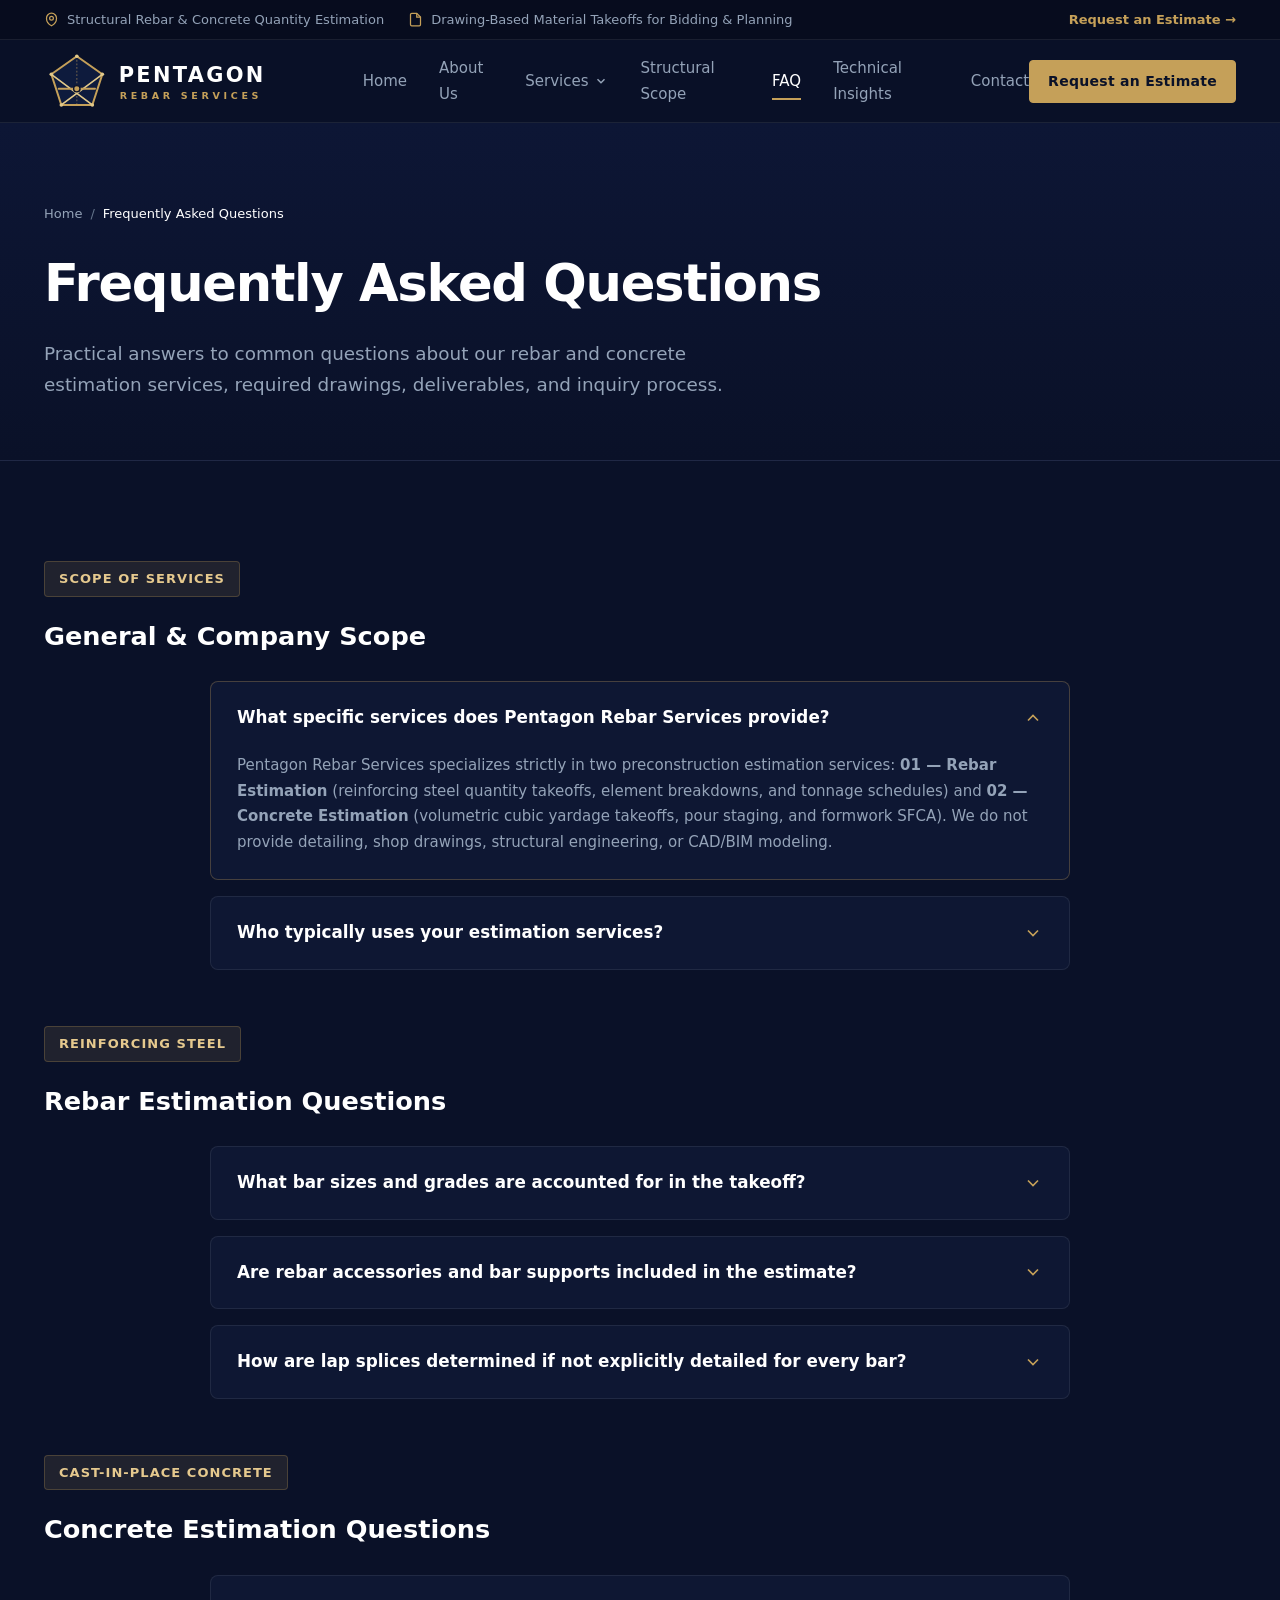
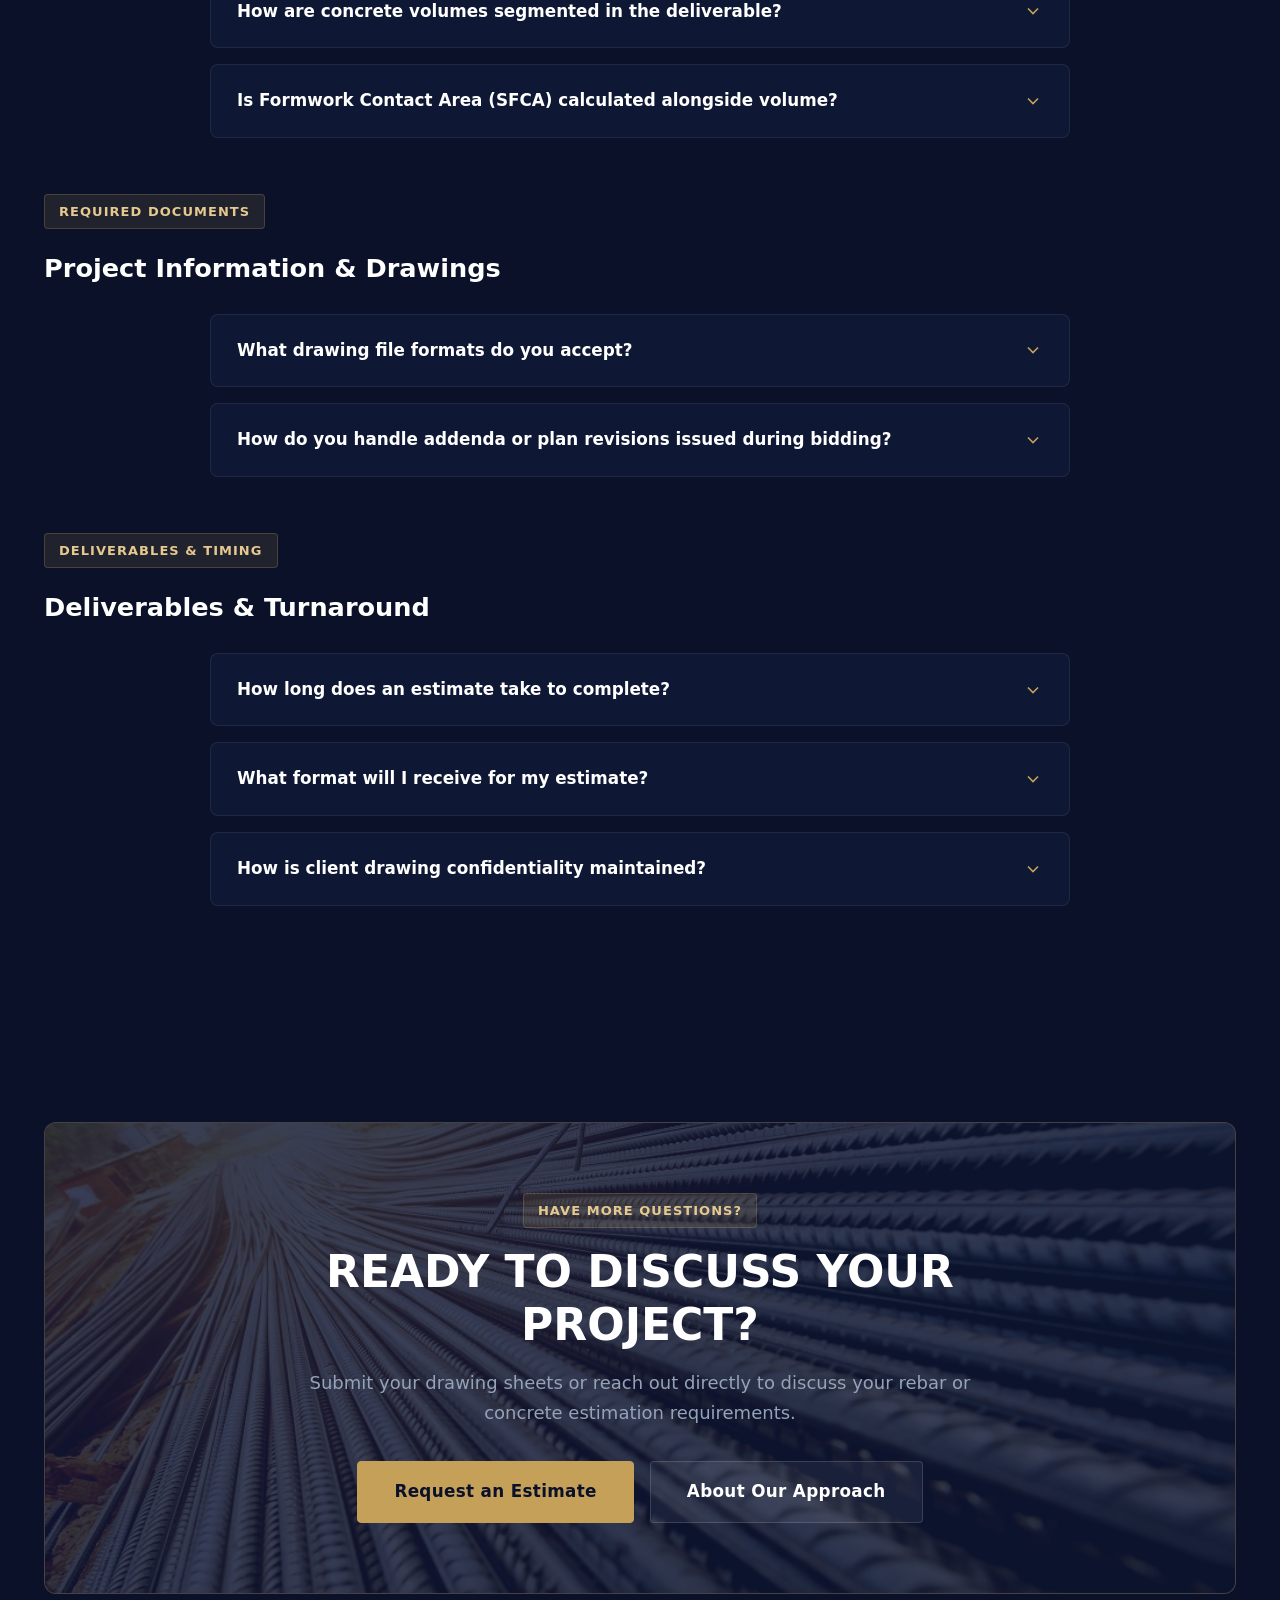
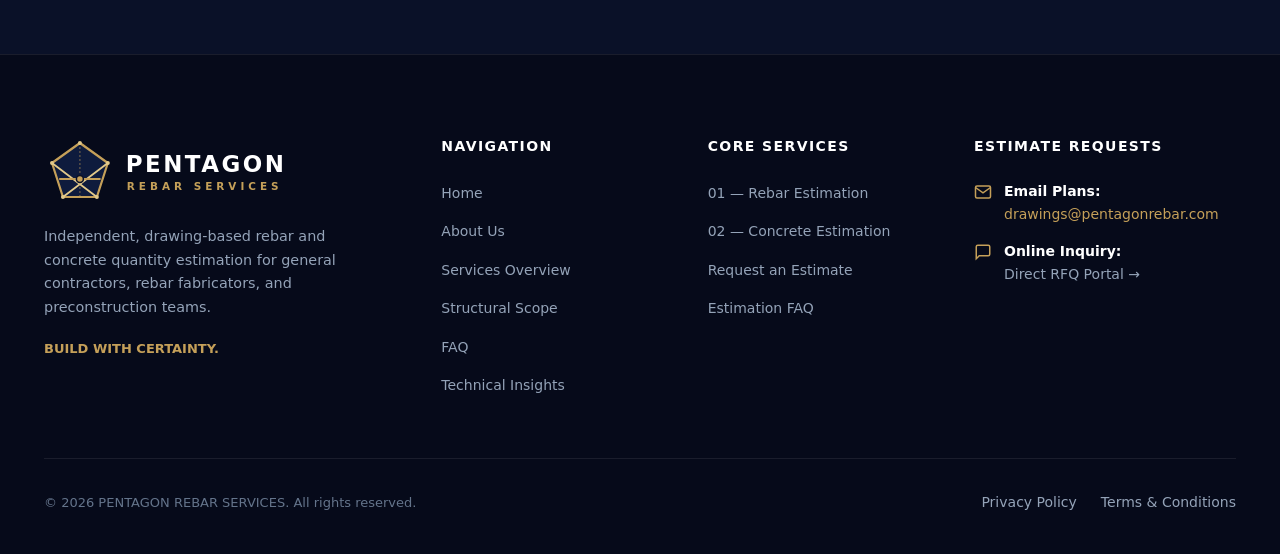
<file: faq.html>
<!DOCTYPE html>
<html lang="en">
<head>
  <meta charset="UTF-8">
  <meta http-equiv="X-UA-Compatible" content="IE=edge">
  <meta name="viewport" content="width=device-width, initial-scale=1.0">
  <title>Frequently Asked Questions | PENTAGON REBAR SERVICES</title>
  <meta name="description" content="Frequently asked questions about Pentagon Rebar Services' drawing-based rebar and concrete quantity takeoffs, required plan documents, deliverables, and inquiries.">
  <meta name="keywords" content="Rebar Estimation FAQ, Concrete Estimation FAQ, Preconstruction Questions, Quantity Takeoff Deliverables, Structural Takeoff Questions">
  <meta name="author" content="PENTAGON REBAR SERVICES">
  <meta name="robots" content="index, follow">

  <!-- Open Graph -->
  <meta property="og:title" content="Frequently Asked Questions | PENTAGON REBAR SERVICES">
  <meta property="og:description" content="Answers to common questions about rebar and concrete quantity takeoffs. Build with Certainty.">
  <meta property="og:type" content="website">

  <!-- Favicon -->
  <link rel="icon" href="assets/images/favicon.svg" type="image/svg+xml">
  <link rel="shortcut icon" href="assets/images/favicon.svg" type="image/svg+xml">

  <!-- Master Stylesheet -->
  <link rel="stylesheet" href="assets/css/main.css">
</head>
<body>

  <!-- Top Utility Information Strip -->
  <div class="top-bar">
    <div class="container">
      <div class="top-bar-content">
        <div class="top-bar-items">
          <div class="top-bar-item">
            <svg width="15" height="15" viewBox="0 0 24 24" fill="none" stroke="currentColor" stroke-width="2"><path d="M12 22s-8-4.5-8-11.8A8 8 0 0 1 12 2a8 8 0 0 1 8 8.2c0 7.3-8 11.8-8 11.8z"/><circle cx="12" cy="10" r="3"/></svg>
            <span>Structural Rebar &amp; Concrete Quantity Estimation</span>
          </div>
          <div class="top-bar-item">
            <svg width="15" height="15" viewBox="0 0 24 24" fill="none" stroke="currentColor" stroke-width="2"><path d="M14 2H6a2 2 0 0 0-2 2v16a2 2 0 0 0 2 2h12a2 2 0 0 0 2-2V8z"/><polyline points="14 2 14 8 20 8"/></svg>
            <span>Drawing-Based Material Takeoffs for Bidding &amp; Planning</span>
          </div>
        </div>
        <div class="top-bar-items">
          <div class="top-bar-item">
            <a href="contact.html" style="color: var(--accent-gold); font-weight: 600;">Request an Estimate &rarr;</a>
          </div>
        </div>
      </div>
    </div>
  </div>

  <!-- Header & Navigation -->
  <header class="header-main">
    <div class="container">
      <nav class="navbar">
        <a href="index.html" class="brand-logo" aria-label="Pentagon Rebar Services Home">
          <img src="assets/images/pentagon-logo.svg" alt="PENTAGON REBAR SERVICES Logo" height="42">
        </a>

        <!-- Desktop Navigation -->
        <ul class="nav-menu">
          <li><a href="index.html" class="nav-link">Home</a></li>
          <li><a href="about.html" class="nav-link">About Us</a></li>
          <li class="nav-item-dropdown">
            <a href="services.html" class="nav-link dropdown-trigger">
              Services
              <svg width="14" height="14" viewBox="0 0 24 24" fill="none" stroke="currentColor" stroke-width="2.5"><polyline points="6 9 12 15 18 9"/></svg>
            </a>
            <div class="dropdown-menu">
              <a href="rebar-estimation.html" class="dropdown-item">
                <span class="dropdown-item-num">01</span>
                <div>
                  <div class="dropdown-item-title">Rebar Estimation</div>
                  <div class="dropdown-item-desc">Tonnage takeoffs, bar sizes, accessories &amp; element lists</div>
                </div>
              </a>
              <a href="concrete-estimation.html" class="dropdown-item">
                <span class="dropdown-item-num">02</span>
                <div>
                  <div class="dropdown-item-title">Concrete Estimation</div>
                  <div class="dropdown-item-desc">Cubic yardage, element takeoffs &amp; pour segmentation</div>
                </div>
              </a>
              <a href="services.html" class="dropdown-item" style="border-top: 1px solid var(--border-subtle); margin-top: 4px; padding-top: 10px;">
                <div class="dropdown-item-title" style="color: var(--accent-gold); font-size: 0.8125rem;">View Both Services Overview &rarr;</div>
              </a>
            </div>
          </li>
          <li><a href="projects.html" class="nav-link">Structural Scope</a></li>
          <li><a href="faq.html" class="nav-link active">FAQ</a></li>
          <li><a href="insights.html" class="nav-link">Technical Insights</a></li>
          <li><a href="contact.html" class="nav-link">Contact</a></li>
        </ul>

        <!-- Action Button & Mobile Toggle -->
        <div style="display: flex; align-items: center; gap: 16px;">
          <a href="contact.html" class="btn btn-primary btn-sm d-none d-md-inline-flex">Request an Estimate</a>
          <button class="mobile-toggle" aria-label="Toggle Mobile Menu">
            <svg width="24" height="24" viewBox="0 0 24 24" fill="none" stroke="currentColor" stroke-width="2"><line x1="3" y1="12" x2="21" y2="12"/><line x1="3" y1="6" x2="21" y2="6"/><line x1="3" y1="18" x2="21" y2="18"/></svg>
          </button>
        </div>
      </nav>
    </div>
  </header>

  <!-- Mobile Drawer Navigation -->
  <div class="mobile-drawer-overlay"></div>
  <aside class="mobile-drawer">
    <div class="mobile-drawer-header">
      <img src="assets/images/pentagon-logo.svg" alt="PENTAGON Logo" height="34">
      <button class="mobile-drawer-close" aria-label="Close Mobile Menu" style="color: #FFFFFF;">
        <svg width="24" height="24" viewBox="0 0 24 24" fill="none" stroke="currentColor" stroke-width="2"><line x1="18" y1="6" x2="6" y2="18"/><line x1="6" y1="6" x2="18" y2="18"/></svg>
      </button>
    </div>
    <div class="mobile-drawer-links">
      <a href="index.html" class="mobile-drawer-link">Home</a>
      <a href="about.html" class="mobile-drawer-link">About Us</a>
      <a href="services.html" class="mobile-drawer-link">Services Overview</a>
      <a href="rebar-estimation.html" class="mobile-drawer-link" style="padding-left: 16px; font-size: 0.95rem; color: var(--accent-gold);">&bull; 01 Rebar Estimation</a>
      <a href="concrete-estimation.html" class="mobile-drawer-link" style="padding-left: 16px; font-size: 0.95rem; color: var(--accent-gold);">&bull; 02 Concrete Estimation</a>
      <a href="projects.html" class="mobile-drawer-link">Structural Scope</a>
      <a href="faq.html" class="mobile-drawer-link active">FAQ</a>
      <a href="insights.html" class="mobile-drawer-link">Technical Insights</a>
      <a href="contact.html" class="mobile-drawer-link">Contact</a>
      <div style="margin-top: 24px;">
        <a href="contact.html" class="btn btn-primary" style="width: 100%;">Request an Estimate</a>
      </div>
    </div>
  </aside>

  <!-- Page Header -->
  <section class="inner-page-header">
    <div class="container">
      <nav class="breadcrumbs-nav" aria-label="Breadcrumb">
        <a href="index.html">Home</a>
        <span>/</span>
        <span style="color: #FFFFFF;">Frequently Asked Questions</span>
      </nav>
      <h1 class="inner-page-title">Frequently Asked Questions</h1>
      <p class="inner-page-lead">
        Practical answers to common questions about our rebar and concrete estimation services, required drawings, deliverables, and inquiry process.
      </p>
    </div>
  </section>

  <!-- FAQ Sections Container -->
  <section class="section">
    <div class="container">

      <!-- Category 1: General & Scope -->
      <div style="margin-bottom: 56px;">
        <div style="margin-bottom: 24px;">
          <div class="badge">Scope of Services</div>
          <h2 style="font-size: 1.6rem; color: #FFFFFF; font-weight: 700;">General &amp; Company Scope</h2>
        </div>
        <div class="faq-wrap">
          <div class="faq-card open">
            <button class="faq-header-btn" type="button">
              <span>What specific services does Pentagon Rebar Services provide?</span>
              <svg width="20" height="20" viewBox="0 0 24 24" fill="none" stroke="currentColor" stroke-width="2"><polyline points="6 9 12 15 18 9"/></svg>
            </button>
            <div class="faq-body-text">
              Pentagon Rebar Services specializes strictly in two preconstruction estimation services: <strong>01 — Rebar Estimation</strong> (reinforcing steel quantity takeoffs, element breakdowns, and tonnage schedules) and <strong>02 — Concrete Estimation</strong> (volumetric cubic yardage takeoffs, pour staging, and formwork SFCA). We do not provide detailing, shop drawings, structural engineering, or CAD/BIM modeling.
            </div>
          </div>

          <div class="faq-card">
            <button class="faq-header-btn" type="button">
              <span>Who typically uses your estimation services?</span>
              <svg width="20" height="20" viewBox="0 0 24 24" fill="none" stroke="currentColor" stroke-width="2"><polyline points="6 9 12 15 18 9"/></svg>
            </button>
            <div class="faq-body-text">
              Our clients include general contractors bidding turnkey packages, rebar fabrication companies budgeting mill requirements, concrete subcontractors pricing placement and formwork, and preconstruction cost consulting teams needing an independent quantity takeoff.
            </div>
          </div>
        </div>
      </div>

      <!-- Category 2: Rebar Estimation -->
      <div style="margin-bottom: 56px;">
        <div style="margin-bottom: 24px;">
          <div class="badge">Reinforcing Steel</div>
          <h2 style="font-size: 1.6rem; color: #FFFFFF; font-weight: 700;">Rebar Estimation Questions</h2>
        </div>
        <div class="faq-wrap">
          <div class="faq-card">
            <button class="faq-header-btn" type="button">
              <span>What bar sizes and grades are accounted for in the takeoff?</span>
              <svg width="20" height="20" viewBox="0 0 24 24" fill="none" stroke="currentColor" stroke-width="2"><polyline points="6 9 12 15 18 9"/></svg>
            </button>
            <div class="faq-body-text">
              We quantify all standard deformed bar sizes from #3 through #18 as specified on the drawings, categorized by ASTM grade (such as Grade 60, Grade 80, or epoxy-coated rebar where required). Each size is summarized by total linear length and converted to weight and short tons.
            </div>
          </div>

          <div class="faq-card">
            <button class="faq-header-btn" type="button">
              <span>Are rebar accessories and bar supports included in the estimate?</span>
              <svg width="20" height="20" viewBox="0 0 24 24" fill="none" stroke="currentColor" stroke-width="2"><polyline points="6 9 12 15 18 9"/></svg>
            </button>
            <div class="faq-body-text">
              Yes. When required by project specifications or client scope, we calculate standard accessories including continuous high chairs, slab bolsters, beam bolsters, standees, tie wire allowances, and welded wire reinforcement (WWR/WWF).
            </div>
          </div>

          <div class="faq-card">
            <button class="faq-header-btn" type="button">
              <span>How are lap splices determined if not explicitly detailed for every bar?</span>
              <svg width="20" height="20" viewBox="0 0 24 24" fill="none" stroke="currentColor" stroke-width="2"><polyline points="6 9 12 15 18 9"/></svg>
            </button>
            <div class="faq-body-text">
              We refer to the Structural General Notes (SGN) lap splice schedules provided by the structural engineer of record (e.g., Class B tension lap lengths or bar diameter multipliers). Splices are itemized systematically across continuous runs.
            </div>
          </div>
        </div>
      </div>

      <!-- Category 3: Concrete Estimation -->
      <div style="margin-bottom: 56px;">
        <div style="margin-bottom: 24px;">
          <div class="badge">Cast-in-Place Concrete</div>
          <h2 style="font-size: 1.6rem; color: #FFFFFF; font-weight: 700;">Concrete Estimation Questions</h2>
        </div>
        <div class="faq-wrap">
          <div class="faq-card">
            <button class="faq-header-btn" type="button">
              <span>How are concrete volumes segmented in the deliverable?</span>
              <svg width="20" height="20" viewBox="0 0 24 24" fill="none" stroke="currentColor" stroke-width="2"><polyline points="6 9 12 15 18 9"/></svg>
            </button>
            <div class="faq-body-text">
              Concrete volume is quantified element by element: continuous footings, isolated pads, grade beams, foundation walls, slab-on-grade, columns, elevated decks, and stairs. Each element is categorized by specified compressive strength (PSI) and pour stage.
            </div>
          </div>

          <div class="faq-card">
            <button class="faq-header-btn" type="button">
              <span>Is Formwork Contact Area (SFCA) calculated alongside volume?</span>
              <svg width="20" height="20" viewBox="0 0 24 24" fill="none" stroke="currentColor" stroke-width="2"><polyline points="6 9 12 15 18 9"/></svg>
            </button>
            <div class="faq-body-text">
              Yes. When requested, we measure square footage of contact area (SFCA) for edge formwork, wall form surfaces, column forming, and elevated soffits to provide complete data for concrete placement labor and material planning.
            </div>
          </div>
        </div>
      </div>

      <!-- Category 4: Project Information & Drawings -->
      <div style="margin-bottom: 56px;">
        <div style="margin-bottom: 24px;">
          <div class="badge">Required Documents</div>
          <h2 style="font-size: 1.6rem; color: #FFFFFF; font-weight: 700;">Project Information &amp; Drawings</h2>
        </div>
        <div class="faq-wrap">
          <div class="faq-card">
            <button class="faq-header-btn" type="button">
              <span>What drawing file formats do you accept?</span>
              <svg width="20" height="20" viewBox="0 0 24 24" fill="none" stroke="currentColor" stroke-width="2"><polyline points="6 9 12 15 18 9"/></svg>
            </button>
            <div class="faq-body-text">
              We work primarily with vector or scanned PDF drawing sheets. You can share plans via direct cloud download links (Google Drive, Dropbox, OneDrive, Procore, Box) or through our estimate request form.
            </div>
          </div>

          <div class="faq-card">
            <button class="faq-header-btn" type="button">
              <span>How do you handle addenda or plan revisions issued during bidding?</span>
              <svg width="20" height="20" viewBox="0 0 24 24" fill="none" stroke="currentColor" stroke-width="2"><polyline points="6 9 12 15 18 9"/></svg>
            </button>
            <div class="faq-body-text">
              When revisions or addenda bulletins are issued prior to your bid date, simply send the updated sheets. We compare the revisions against the previous issue and update the takeoff schedule to reflect the adjusted quantities.
            </div>
          </div>
        </div>
      </div>

      <!-- Category 5: Deliverables & Turnaround -->
      <div style="margin-bottom: 56px;">
        <div style="margin-bottom: 24px;">
          <div class="badge">Deliverables &amp; Timing</div>
          <h2 style="font-size: 1.6rem; color: #FFFFFF; font-weight: 700;">Deliverables &amp; Turnaround</h2>
        </div>
        <div class="faq-wrap">
          <div class="faq-card">
            <button class="faq-header-btn" type="button">
              <span>How long does an estimate take to complete?</span>
              <svg width="20" height="20" viewBox="0 0 24 24" fill="none" stroke="currentColor" stroke-width="2"><polyline points="6 9 12 15 18 9"/></svg>
            </button>
            <div class="faq-body-text">
              Turnaround timing depends on the specific project scope, total sheet count, structural complexity, and your bid closing deadline. Upon receiving and reviewing your drawings, we confirm a mutually agreed delivery date before starting the takeoff.
            </div>
          </div>

          <div class="faq-card">
            <button class="faq-header-btn" type="button">
              <span>What format will I receive for my estimate?</span>
              <svg width="20" height="20" viewBox="0 0 24 24" fill="none" stroke="currentColor" stroke-width="2"><polyline points="6 9 12 15 18 9"/></svg>
            </button>
            <div class="faq-body-text">
              Deliverables are provided in clean digital spreadsheets (Excel / CSV) with organized summary tabs, element-by-element quantity tables, weight totals, and notes detailing drawing references and scope assumptions.
            </div>
          </div>

          <div class="faq-card">
            <button class="faq-header-btn" type="button">
              <span>How is client drawing confidentiality maintained?</span>
              <svg width="20" height="20" viewBox="0 0 24 24" fill="none" stroke="currentColor" stroke-width="2"><polyline points="6 9 12 15 18 9"/></svg>
            </button>
            <div class="faq-body-text">
              Confidentiality is fundamental in preconstruction. All drawings, specifications, takeoffs, and project communications are held in strict confidence and are never shared with third parties or competing bidders. Non-Disclosure Agreements (NDAs) are accommodated on request.
            </div>
          </div>
        </div>
      </div>

    </div>
  </section>

  <!-- Final CTA -->
  <section class="section-sm">
    <div class="container">
      <div class="cta-banner-box">
        <img src="assets/images/construction-hero.jpg" alt="Construction site" class="cta-banner-bg">
        <div class="cta-banner-content">
          <div class="badge">Have More Questions?</div>
          <h2 class="cta-banner-title">READY TO DISCUSS YOUR PROJECT?</h2>
          <p class="cta-banner-text">
            Submit your drawing sheets or reach out directly to discuss your rebar or concrete estimation requirements.
          </p>
          <div style="display: flex; gap: 16px; justify-content: center; flex-wrap: wrap;">
            <a href="contact.html" class="btn btn-primary btn-lg">Request an Estimate</a>
            <a href="about.html" class="btn btn-secondary btn-lg">About Our Approach</a>
          </div>
        </div>
      </div>
    </div>
  </section>

  <!-- Footer -->
  <footer class="footer-area">
    <div class="container">
      <div class="footer-columns-grid">
        <!-- Col 1: Bio -->
        <div>
          <a href="index.html" class="brand-logo">
            <img src="assets/images/pentagon-logo.svg" alt="PENTAGON REBAR SERVICES" height="38">
          </a>
          <p class="footer-bio-text">
            Independent, drawing-based rebar and concrete quantity estimation for general contractors, rebar fabricators, and preconstruction teams.
          </p>
          <div style="margin-top: 18px; font-size: 0.8125rem; color: var(--accent-gold); font-weight: 600;">
            BUILD WITH CERTAINTY.
          </div>
        </div>

        <!-- Col 2: Navigation -->
        <div>
          <div class="footer-col-heading">Navigation</div>
          <ul class="footer-nav-list">
            <li><a href="index.html" class="footer-nav-link">Home</a></li>
            <li><a href="about.html" class="footer-nav-link">About Us</a></li>
            <li><a href="services.html" class="footer-nav-link">Services Overview</a></li>
            <li><a href="projects.html" class="footer-nav-link">Structural Scope</a></li>
            <li><a href="faq.html" class="footer-nav-link">FAQ</a></li>
            <li><a href="insights.html" class="footer-nav-link">Technical Insights</a></li>
          </ul>
        </div>

        <!-- Col 3: Services -->
        <div>
          <div class="footer-col-heading">Core Services</div>
          <ul class="footer-nav-list">
            <li><a href="rebar-estimation.html" class="footer-nav-link">01 — Rebar Estimation</a></li>
            <li><a href="concrete-estimation.html" class="footer-nav-link">02 — Concrete Estimation</a></li>
            <li><a href="contact.html" class="footer-nav-link">Request an Estimate</a></li>
            <li><a href="faq.html" class="footer-nav-link">Estimation FAQ</a></li>
          </ul>
        </div>

        <!-- Col 4: Contact Info -->
        <div>
          <div class="footer-col-heading">Estimate Requests</div>
          <div class="footer-contact-row">
            <svg width="18" height="18" viewBox="0 0 24 24" fill="none" stroke="currentColor" stroke-width="2"><path d="M4 4h16c1.1 0 2 .9 2 2v12c0 1.1-.9 2-2 2H4c-1.1 0-2-.9-2-2V6c0-1.1.9-2 2-2z"/><polyline points="22,6 12,13 2,6"/></svg>
            <div>
              <div style="color: #FFFFFF; font-weight: 600;">Email Plans:</div>
              <a href="mailto:drawings@pentagonrebar.com" style="color: var(--accent-gold);">drawings@pentagonrebar.com</a>
            </div>
          </div>
          <div class="footer-contact-row">
            <svg width="18" height="18" viewBox="0 0 24 24" fill="none" stroke="currentColor" stroke-width="2"><path d="M21 15a2 2 0 0 1-2 2H7l-4 4V5a2 2 0 0 1 2-2h14a2 2 0 0 1 2 2z"/></svg>
            <div>
              <div style="color: #FFFFFF; font-weight: 600;">Online Inquiry:</div>
              <a href="contact.html" style="color: var(--text-secondary);">Direct RFQ Portal &rarr;</a>
            </div>
          </div>
        </div>
      </div>

      <!-- Footer Bottom -->
      <div class="footer-bottom-bar">
        <div>
          &copy; 2026 PENTAGON REBAR SERVICES. All rights reserved.
        </div>
        <div class="footer-bottom-legal">
          <a href="privacy-policy.html" class="footer-nav-link">Privacy Policy</a>
          <a href="terms-and-conditions.html" class="footer-nav-link">Terms &amp; Conditions</a>
        </div>
      </div>
    </div>
  </footer>

  <!-- Back to Top Button -->
  <button class="back-to-top" aria-label="Back to top">
    <svg width="20" height="20" viewBox="0 0 24 24" fill="none" stroke="currentColor" stroke-width="2.5"><polyline points="18 15 12 9 6 15"/></svg>
  </button>

  <!-- Script -->
  <script src="assets/js/main.js"></script>
</body>
</html>
</file>
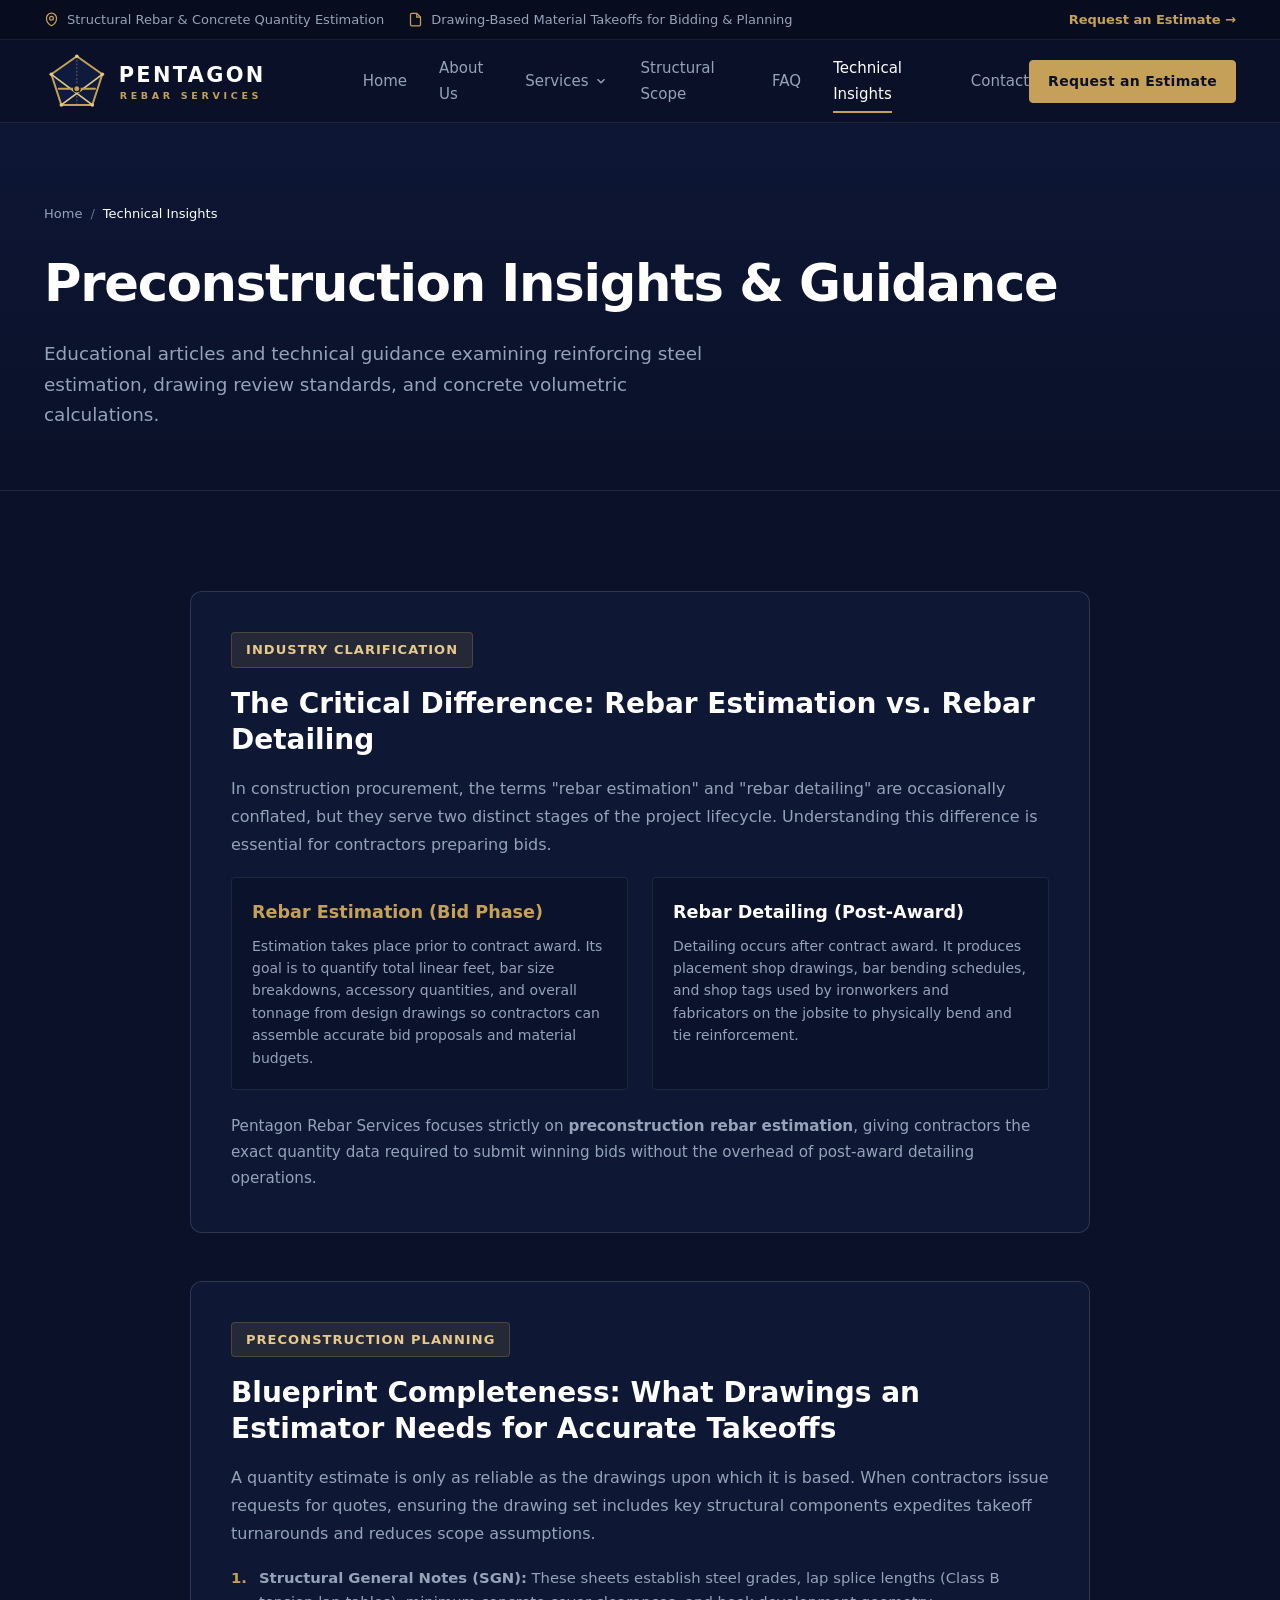
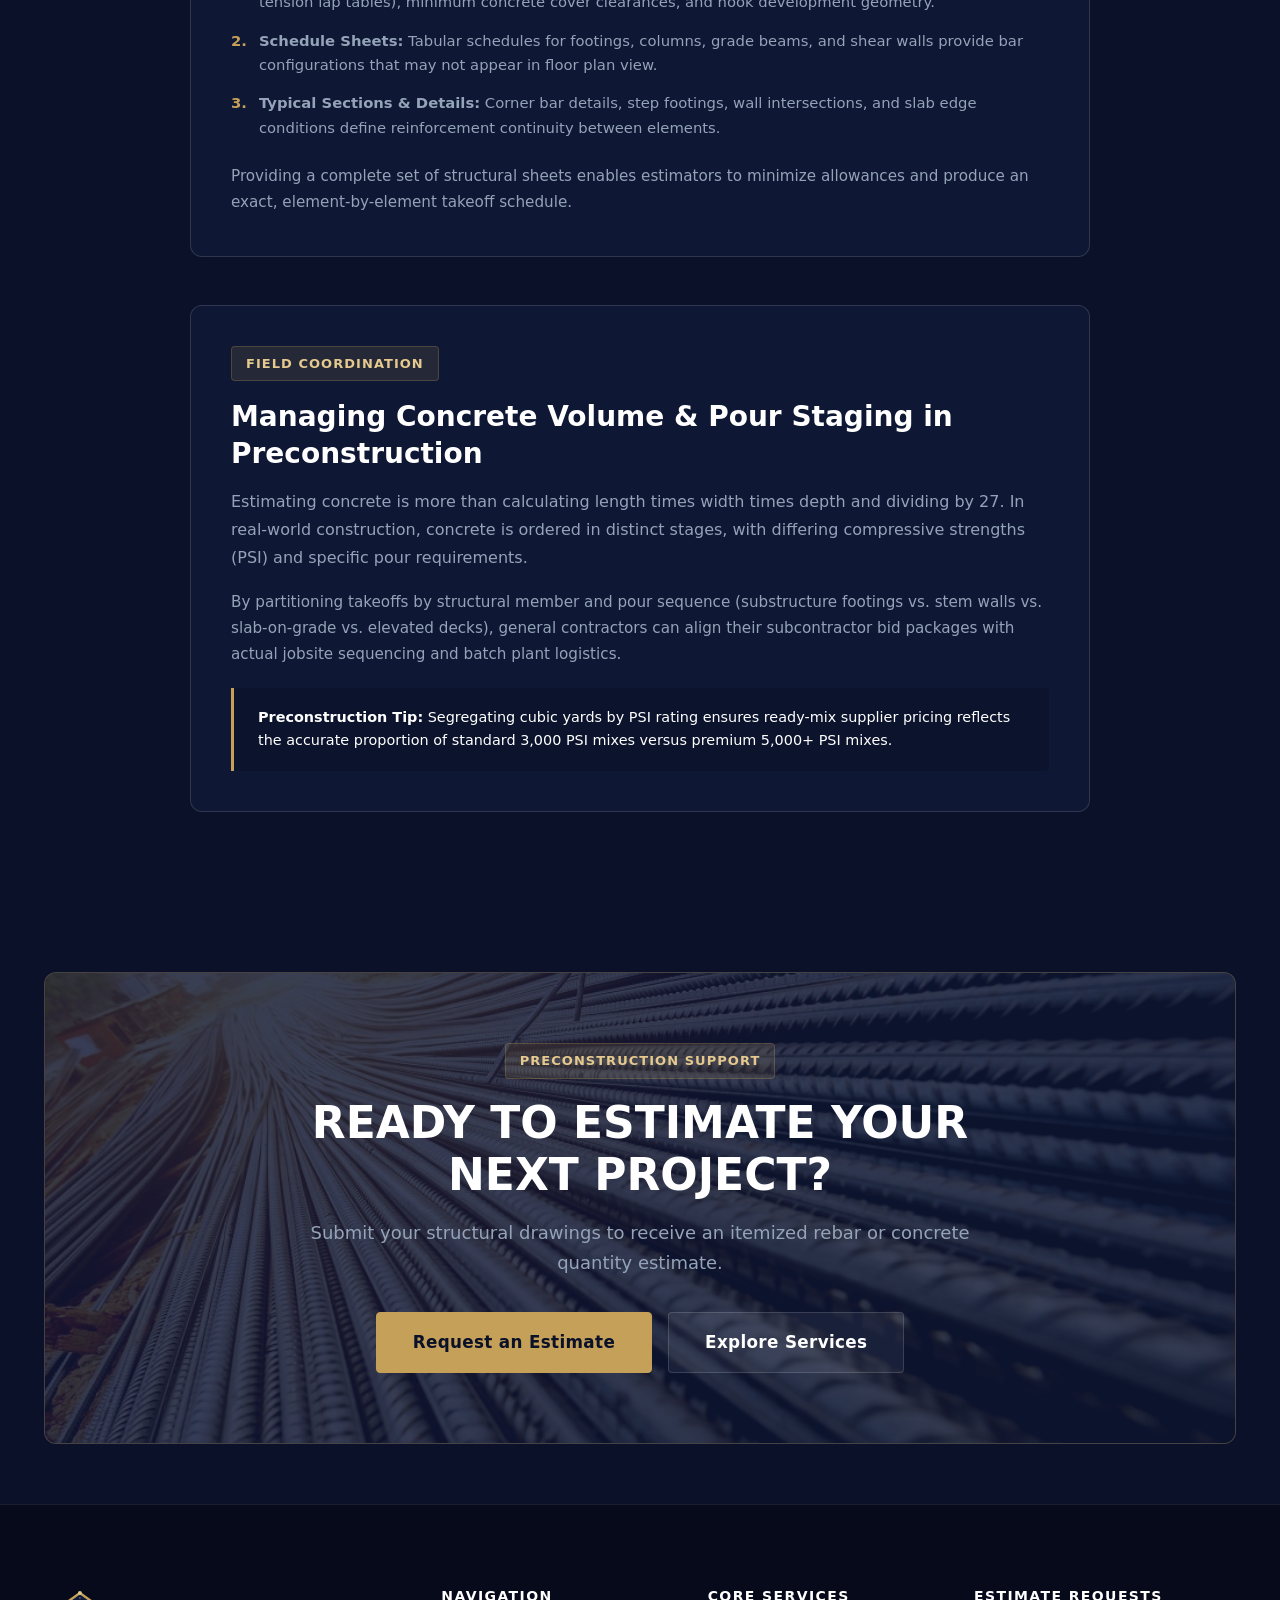
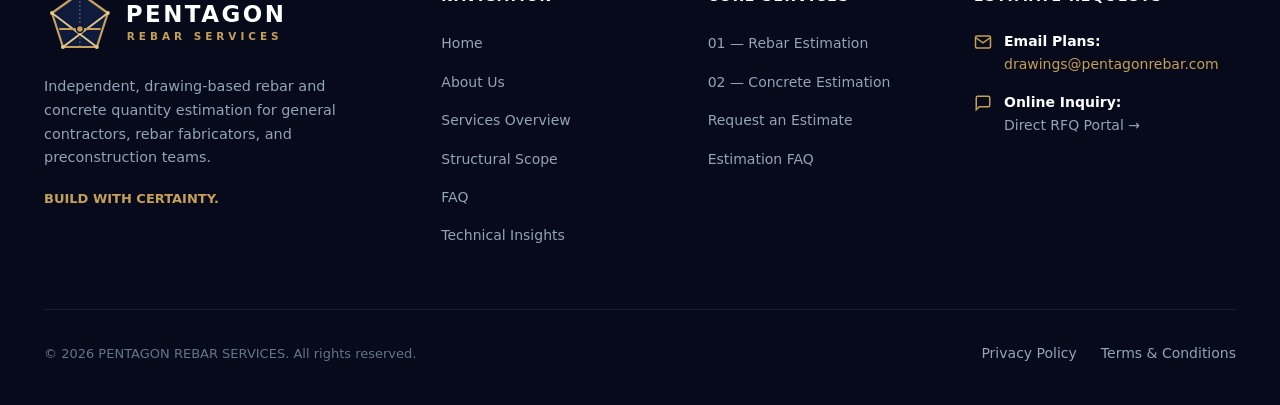
<file: insights.html>
<!DOCTYPE html>
<html lang="en">
<head>
  <meta charset="UTF-8">
  <meta http-equiv="X-UA-Compatible" content="IE=edge">
  <meta name="viewport" content="width=device-width, initial-scale=1.0">
  <title>Technical Insights &amp; Guidance | PENTAGON REBAR SERVICES</title>
  <meta name="description" content="Preconstruction guidance, drawing interpretation insights, and quantity takeoff articles for reinforcing steel and concrete estimation by Pentagon Rebar Services.">
  <meta name="keywords" content="Preconstruction Insights, Rebar Estimation Guide, Concrete Takeoff Guidance, Construction Drawings, Estimating Knowledge">
  <meta name="author" content="PENTAGON REBAR SERVICES">
  <meta name="robots" content="index, follow">

  <!-- Open Graph -->
  <meta property="og:title" content="Technical Insights | PENTAGON REBAR SERVICES">
  <meta property="og:description" content="Preconstruction insights and drawing-based estimation guidance. Build with Certainty.">
  <meta property="og:type" content="website">

  <!-- Favicon -->
  <link rel="icon" href="assets/images/favicon.svg" type="image/svg+xml">
  <link rel="shortcut icon" href="assets/images/favicon.svg" type="image/svg+xml">

  <!-- Master Stylesheet -->
  <link rel="stylesheet" href="assets/css/main.css">
</head>
<body>

  <!-- Top Utility Information Strip -->
  <div class="top-bar">
    <div class="container">
      <div class="top-bar-content">
        <div class="top-bar-items">
          <div class="top-bar-item">
            <svg width="15" height="15" viewBox="0 0 24 24" fill="none" stroke="currentColor" stroke-width="2"><path d="M12 22s-8-4.5-8-11.8A8 8 0 0 1 12 2a8 8 0 0 1 8 8.2c0 7.3-8 11.8-8 11.8z"/><circle cx="12" cy="10" r="3"/></svg>
            <span>Structural Rebar &amp; Concrete Quantity Estimation</span>
          </div>
          <div class="top-bar-item">
            <svg width="15" height="15" viewBox="0 0 24 24" fill="none" stroke="currentColor" stroke-width="2"><path d="M14 2H6a2 2 0 0 0-2 2v16a2 2 0 0 0 2 2h12a2 2 0 0 0 2-2V8z"/><polyline points="14 2 14 8 20 8"/></svg>
            <span>Drawing-Based Material Takeoffs for Bidding &amp; Planning</span>
          </div>
        </div>
        <div class="top-bar-items">
          <div class="top-bar-item">
            <a href="contact.html" style="color: var(--accent-gold); font-weight: 600;">Request an Estimate &rarr;</a>
          </div>
        </div>
      </div>
    </div>
  </div>

  <!-- Header & Navigation -->
  <header class="header-main">
    <div class="container">
      <nav class="navbar">
        <a href="index.html" class="brand-logo" aria-label="Pentagon Rebar Services Home">
          <img src="assets/images/pentagon-logo.svg" alt="PENTAGON REBAR SERVICES Logo" height="42">
        </a>

        <!-- Desktop Navigation -->
        <ul class="nav-menu">
          <li><a href="index.html" class="nav-link">Home</a></li>
          <li><a href="about.html" class="nav-link">About Us</a></li>
          <li class="nav-item-dropdown">
            <a href="services.html" class="nav-link dropdown-trigger">
              Services
              <svg width="14" height="14" viewBox="0 0 24 24" fill="none" stroke="currentColor" stroke-width="2.5"><polyline points="6 9 12 15 18 9"/></svg>
            </a>
            <div class="dropdown-menu">
              <a href="rebar-estimation.html" class="dropdown-item">
                <span class="dropdown-item-num">01</span>
                <div>
                  <div class="dropdown-item-title">Rebar Estimation</div>
                  <div class="dropdown-item-desc">Tonnage takeoffs, bar sizes, accessories &amp; element lists</div>
                </div>
              </a>
              <a href="concrete-estimation.html" class="dropdown-item">
                <span class="dropdown-item-num">02</span>
                <div>
                  <div class="dropdown-item-title">Concrete Estimation</div>
                  <div class="dropdown-item-desc">Cubic yardage, element takeoffs &amp; pour segmentation</div>
                </div>
              </a>
              <a href="services.html" class="dropdown-item" style="border-top: 1px solid var(--border-subtle); margin-top: 4px; padding-top: 10px;">
                <div class="dropdown-item-title" style="color: var(--accent-gold); font-size: 0.8125rem;">View Both Services Overview &rarr;</div>
              </a>
            </div>
          </li>
          <li><a href="projects.html" class="nav-link">Structural Scope</a></li>
          <li><a href="faq.html" class="nav-link">FAQ</a></li>
          <li><a href="insights.html" class="nav-link active">Technical Insights</a></li>
          <li><a href="contact.html" class="nav-link">Contact</a></li>
        </ul>

        <!-- Action Button & Mobile Toggle -->
        <div style="display: flex; align-items: center; gap: 16px;">
          <a href="contact.html" class="btn btn-primary btn-sm d-none d-md-inline-flex">Request an Estimate</a>
          <button class="mobile-toggle" aria-label="Toggle Mobile Menu">
            <svg width="24" height="24" viewBox="0 0 24 24" fill="none" stroke="currentColor" stroke-width="2"><line x1="3" y1="12" x2="21" y2="12"/><line x1="3" y1="6" x2="21" y2="6"/><line x1="3" y1="18" x2="21" y2="18"/></svg>
          </button>
        </div>
      </nav>
    </div>
  </header>

  <!-- Mobile Drawer Navigation -->
  <div class="mobile-drawer-overlay"></div>
  <aside class="mobile-drawer">
    <div class="mobile-drawer-header">
      <img src="assets/images/pentagon-logo.svg" alt="PENTAGON Logo" height="34">
      <button class="mobile-drawer-close" aria-label="Close Mobile Menu" style="color: #FFFFFF;">
        <svg width="24" height="24" viewBox="0 0 24 24" fill="none" stroke="currentColor" stroke-width="2"><line x1="18" y1="6" x2="6" y2="18"/><line x1="6" y1="6" x2="18" y2="18"/></svg>
      </button>
    </div>
    <div class="mobile-drawer-links">
      <a href="index.html" class="mobile-drawer-link">Home</a>
      <a href="about.html" class="mobile-drawer-link">About Us</a>
      <a href="services.html" class="mobile-drawer-link">Services Overview</a>
      <a href="rebar-estimation.html" class="mobile-drawer-link" style="padding-left: 16px; font-size: 0.95rem; color: var(--accent-gold);">&bull; 01 Rebar Estimation</a>
      <a href="concrete-estimation.html" class="mobile-drawer-link" style="padding-left: 16px; font-size: 0.95rem; color: var(--accent-gold);">&bull; 02 Concrete Estimation</a>
      <a href="projects.html" class="mobile-drawer-link">Structural Scope</a>
      <a href="faq.html" class="mobile-drawer-link">FAQ</a>
      <a href="insights.html" class="mobile-drawer-link active">Technical Insights</a>
      <a href="contact.html" class="mobile-drawer-link">Contact</a>
      <div style="margin-top: 24px;">
        <a href="contact.html" class="btn btn-primary" style="width: 100%;">Request an Estimate</a>
      </div>
    </div>
  </aside>

  <!-- Page Header -->
  <section class="inner-page-header">
    <div class="container">
      <nav class="breadcrumbs-nav" aria-label="Breadcrumb">
        <a href="index.html">Home</a>
        <span>/</span>
        <span style="color: #FFFFFF;">Technical Insights</span>
      </nav>
      <h1 class="inner-page-title">Preconstruction Insights &amp; Guidance</h1>
      <p class="inner-page-lead">
        Educational articles and technical guidance examining reinforcing steel estimation, drawing review standards, and concrete volumetric calculations.
      </p>
    </div>
  </section>

  <!-- Articles List -->
  <section class="section">
    <div class="container">
      <div style="display: flex; flex-direction: column; gap: 48px; max-width: 900px; margin: 0 auto;">

        <!-- Article 1: Rebar Estimation vs Detailing -->
        <article style="background: var(--bg-card); border: 1px solid var(--border-medium); border-radius: var(--radius-lg); padding: 40px;">
          <div class="badge">Industry Clarification</div>
          <h2 style="font-size: 1.75rem; color: #FFFFFF; font-weight: 700; line-height: 1.3; margin-bottom: 16px;">
            The Critical Difference: Rebar Estimation vs. Rebar Detailing
          </h2>
          <p style="color: var(--text-secondary); line-height: 1.75; margin-bottom: 18px; font-size: 1rem;">
            In construction procurement, the terms "rebar estimation" and "rebar detailing" are occasionally conflated, but they serve two distinct stages of the project lifecycle. Understanding this difference is essential for contractors preparing bids.
          </p>
          <div style="display: grid; grid-template-columns: 1fr 1fr; gap: 24px; margin-bottom: 24px;">
            <div style="background: rgba(10, 17, 40, 0.6); padding: 20px; border-radius: var(--radius-sm); border: 1px solid var(--border-subtle);">
              <h3 style="font-size: 1.1rem; color: var(--accent-gold); font-weight: 700; margin-bottom: 8px;">Rebar Estimation (Bid Phase)</h3>
              <p style="font-size: 0.875rem; color: var(--text-secondary); line-height: 1.6;">
                Estimation takes place prior to contract award. Its goal is to quantify total linear feet, bar size breakdowns, accessory quantities, and overall tonnage from design drawings so contractors can assemble accurate bid proposals and material budgets.
              </p>
            </div>
            <div style="background: rgba(10, 17, 40, 0.6); padding: 20px; border-radius: var(--radius-sm); border: 1px solid var(--border-subtle);">
              <h3 style="font-size: 1.1rem; color: #FFFFFF; font-weight: 700; margin-bottom: 8px;">Rebar Detailing (Post-Award)</h3>
              <p style="font-size: 0.875rem; color: var(--text-secondary); line-height: 1.6;">
                Detailing occurs after contract award. It produces placement shop drawings, bar bending schedules, and shop tags used by ironworkers and fabricators on the jobsite to physically bend and tie reinforcement.
              </p>
            </div>
          </div>
          <p style="color: var(--text-secondary); line-height: 1.7; font-size: 0.95rem;">
            Pentagon Rebar Services focuses strictly on <strong>preconstruction rebar estimation</strong>, giving contractors the exact quantity data required to submit winning bids without the overhead of post-award detailing operations.
          </p>
        </article>

        <!-- Article 2: Drawing Completeness -->
        <article style="background: var(--bg-card); border: 1px solid var(--border-medium); border-radius: var(--radius-lg); padding: 40px;">
          <div class="badge">Preconstruction Planning</div>
          <h2 style="font-size: 1.75rem; color: #FFFFFF; font-weight: 700; line-height: 1.3; margin-bottom: 16px;">
            Blueprint Completeness: What Drawings an Estimator Needs for Accurate Takeoffs
          </h2>
          <p style="color: var(--text-secondary); line-height: 1.75; margin-bottom: 18px; font-size: 1rem;">
            A quantity estimate is only as reliable as the drawings upon which it is based. When contractors issue requests for quotes, ensuring the drawing set includes key structural components expedites takeoff turnarounds and reduces scope assumptions.
          </p>
          <div style="display: flex; flex-direction: column; gap: 14px; margin-bottom: 24px;">
            <div style="display: flex; gap: 12px; align-items: flex-start; color: var(--text-secondary); font-size: 0.925rem;">
              <span style="color: var(--accent-gold); font-weight: 700;">1.</span>
              <span><strong>Structural General Notes (SGN):</strong> These sheets establish steel grades, lap splice lengths (Class B tension lap tables), minimum concrete cover clearances, and hook development geometry.</span>
            </div>
            <div style="display: flex; gap: 12px; align-items: flex-start; color: var(--text-secondary); font-size: 0.925rem;">
              <span style="color: var(--accent-gold); font-weight: 700;">2.</span>
              <span><strong>Schedule Sheets:</strong> Tabular schedules for footings, columns, grade beams, and shear walls provide bar configurations that may not appear in floor plan view.</span>
            </div>
            <div style="display: flex; gap: 12px; align-items: flex-start; color: var(--text-secondary); font-size: 0.925rem;">
              <span style="color: var(--accent-gold); font-weight: 700;">3.</span>
              <span><strong>Typical Sections &amp; Details:</strong> Corner bar details, step footings, wall intersections, and slab edge conditions define reinforcement continuity between elements.</span>
            </div>
          </div>
          <p style="color: var(--text-secondary); line-height: 1.7; font-size: 0.95rem;">
            Providing a complete set of structural sheets enables estimators to minimize allowances and produce an exact, element-by-element takeoff schedule.
          </p>
        </article>

        <!-- Article 3: Concrete Volumetric Staging -->
        <article style="background: var(--bg-card); border: 1px solid var(--border-medium); border-radius: var(--radius-lg); padding: 40px;">
          <div class="badge">Field Coordination</div>
          <h2 style="font-size: 1.75rem; color: #FFFFFF; font-weight: 700; line-height: 1.3; margin-bottom: 16px;">
            Managing Concrete Volume &amp; Pour Staging in Preconstruction
          </h2>
          <p style="color: var(--text-secondary); line-height: 1.75; margin-bottom: 18px; font-size: 1rem;">
            Estimating concrete is more than calculating length times width times depth and dividing by 27. In real-world construction, concrete is ordered in distinct stages, with differing compressive strengths (PSI) and specific pour requirements.
          </p>
          <p style="color: var(--text-secondary); line-height: 1.7; margin-bottom: 20px; font-size: 0.95rem;">
            By partitioning takeoffs by structural member and pour sequence (substructure footings vs. stem walls vs. slab-on-grade vs. elevated decks), general contractors can align their subcontractor bid packages with actual jobsite sequencing and batch plant logistics.
          </p>
          <div style="background: rgba(10, 17, 40, 0.6); padding: 18px 24px; border-left: 3px solid var(--accent-gold); border-radius: 0 var(--radius-sm) var(--radius-sm) 0; font-size: 0.9rem; color: #FFFFFF;">
            <strong>Preconstruction Tip:</strong> Segregating cubic yards by PSI rating ensures ready-mix supplier pricing reflects the accurate proportion of standard 3,000 PSI mixes versus premium 5,000+ PSI mixes.
          </div>
        </article>

      </div>
    </div>
  </section>

  <!-- Final CTA -->
  <section class="section-sm">
    <div class="container">
      <div class="cta-banner-box">
        <img src="assets/images/construction-hero.jpg" alt="Construction site" class="cta-banner-bg">
        <div class="cta-banner-content">
          <div class="badge">Preconstruction Support</div>
          <h2 class="cta-banner-title">READY TO ESTIMATE YOUR NEXT PROJECT?</h2>
          <p class="cta-banner-text">
            Submit your structural drawings to receive an itemized rebar or concrete quantity estimate.
          </p>
          <div style="display: flex; gap: 16px; justify-content: center; flex-wrap: wrap;">
            <a href="contact.html" class="btn btn-primary btn-lg">Request an Estimate</a>
            <a href="services.html" class="btn btn-secondary btn-lg">Explore Services</a>
          </div>
        </div>
      </div>
    </div>
  </section>

  <!-- Footer -->
  <footer class="footer-area">
    <div class="container">
      <div class="footer-columns-grid">
        <!-- Col 1: Bio -->
        <div>
          <a href="index.html" class="brand-logo">
            <img src="assets/images/pentagon-logo.svg" alt="PENTAGON REBAR SERVICES" height="38">
          </a>
          <p class="footer-bio-text">
            Independent, drawing-based rebar and concrete quantity estimation for general contractors, rebar fabricators, and preconstruction teams.
          </p>
          <div style="margin-top: 18px; font-size: 0.8125rem; color: var(--accent-gold); font-weight: 600;">
            BUILD WITH CERTAINTY.
          </div>
        </div>

        <!-- Col 2: Navigation -->
        <div>
          <div class="footer-col-heading">Navigation</div>
          <ul class="footer-nav-list">
            <li><a href="index.html" class="footer-nav-link">Home</a></li>
            <li><a href="about.html" class="footer-nav-link">About Us</a></li>
            <li><a href="services.html" class="footer-nav-link">Services Overview</a></li>
            <li><a href="projects.html" class="footer-nav-link">Structural Scope</a></li>
            <li><a href="faq.html" class="footer-nav-link">FAQ</a></li>
            <li><a href="insights.html" class="footer-nav-link">Technical Insights</a></li>
          </ul>
        </div>

        <!-- Col 3: Services -->
        <div>
          <div class="footer-col-heading">Core Services</div>
          <ul class="footer-nav-list">
            <li><a href="rebar-estimation.html" class="footer-nav-link">01 — Rebar Estimation</a></li>
            <li><a href="concrete-estimation.html" class="footer-nav-link">02 — Concrete Estimation</a></li>
            <li><a href="contact.html" class="footer-nav-link">Request an Estimate</a></li>
            <li><a href="faq.html" class="footer-nav-link">Estimation FAQ</a></li>
          </ul>
        </div>

        <!-- Col 4: Contact Info -->
        <div>
          <div class="footer-col-heading">Estimate Requests</div>
          <div class="footer-contact-row">
            <svg width="18" height="18" viewBox="0 0 24 24" fill="none" stroke="currentColor" stroke-width="2"><path d="M4 4h16c1.1 0 2 .9 2 2v12c0 1.1-.9 2-2 2H4c-1.1 0-2-.9-2-2V6c0-1.1.9-2 2-2z"/><polyline points="22,6 12,13 2,6"/></svg>
            <div>
              <div style="color: #FFFFFF; font-weight: 600;">Email Plans:</div>
              <a href="mailto:drawings@pentagonrebar.com" style="color: var(--accent-gold);">drawings@pentagonrebar.com</a>
            </div>
          </div>
          <div class="footer-contact-row">
            <svg width="18" height="18" viewBox="0 0 24 24" fill="none" stroke="currentColor" stroke-width="2"><path d="M21 15a2 2 0 0 1-2 2H7l-4 4V5a2 2 0 0 1 2-2h14a2 2 0 0 1 2 2z"/></svg>
            <div>
              <div style="color: #FFFFFF; font-weight: 600;">Online Inquiry:</div>
              <a href="contact.html" style="color: var(--text-secondary);">Direct RFQ Portal &rarr;</a>
            </div>
          </div>
        </div>
      </div>

      <!-- Footer Bottom -->
      <div class="footer-bottom-bar">
        <div>
          &copy; 2026 PENTAGON REBAR SERVICES. All rights reserved.
        </div>
        <div class="footer-bottom-legal">
          <a href="privacy-policy.html" class="footer-nav-link">Privacy Policy</a>
          <a href="terms-and-conditions.html" class="footer-nav-link">Terms &amp; Conditions</a>
        </div>
      </div>
    </div>
  </footer>

  <!-- Back to Top Button -->
  <button class="back-to-top" aria-label="Back to top">
    <svg width="20" height="20" viewBox="0 0 24 24" fill="none" stroke="currentColor" stroke-width="2.5"><polyline points="18 15 12 9 6 15"/></svg>
  </button>

  <!-- Script -->
  <script src="assets/js/main.js"></script>
</body>
</html>
</file>
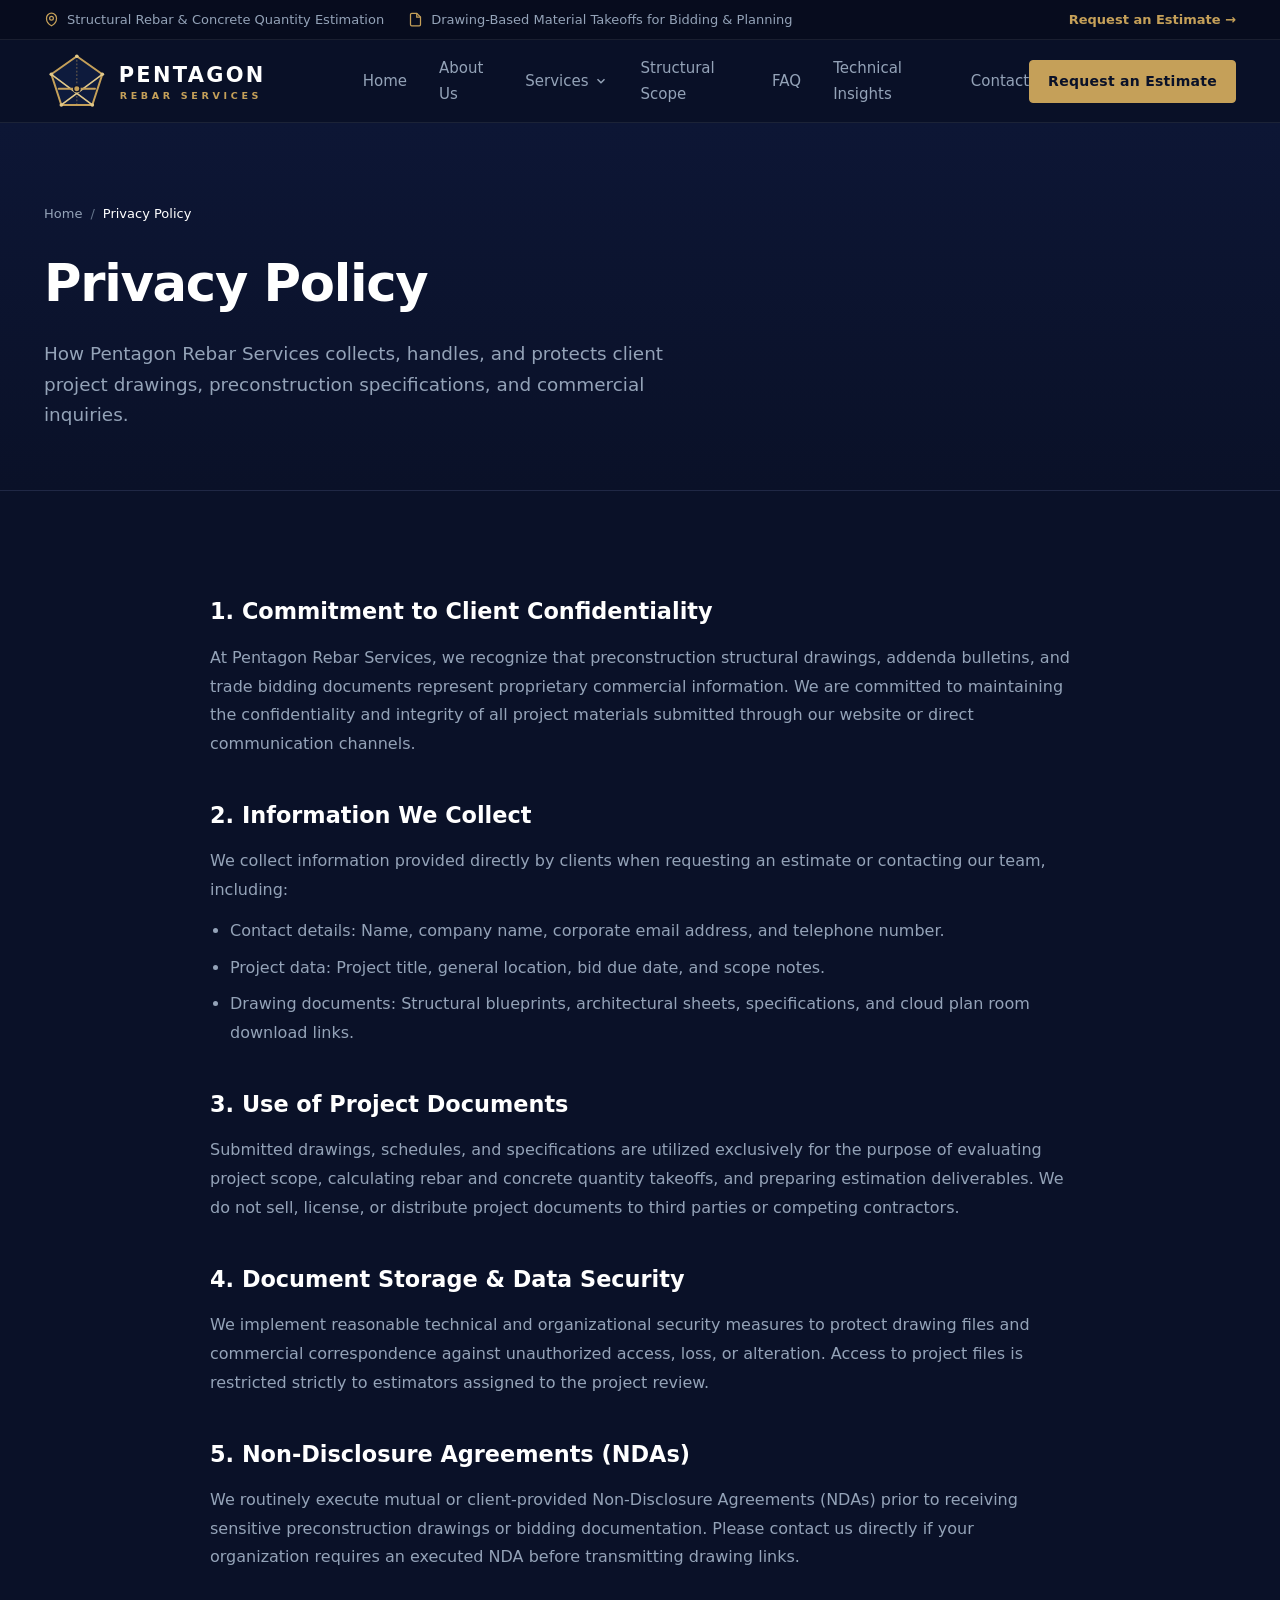
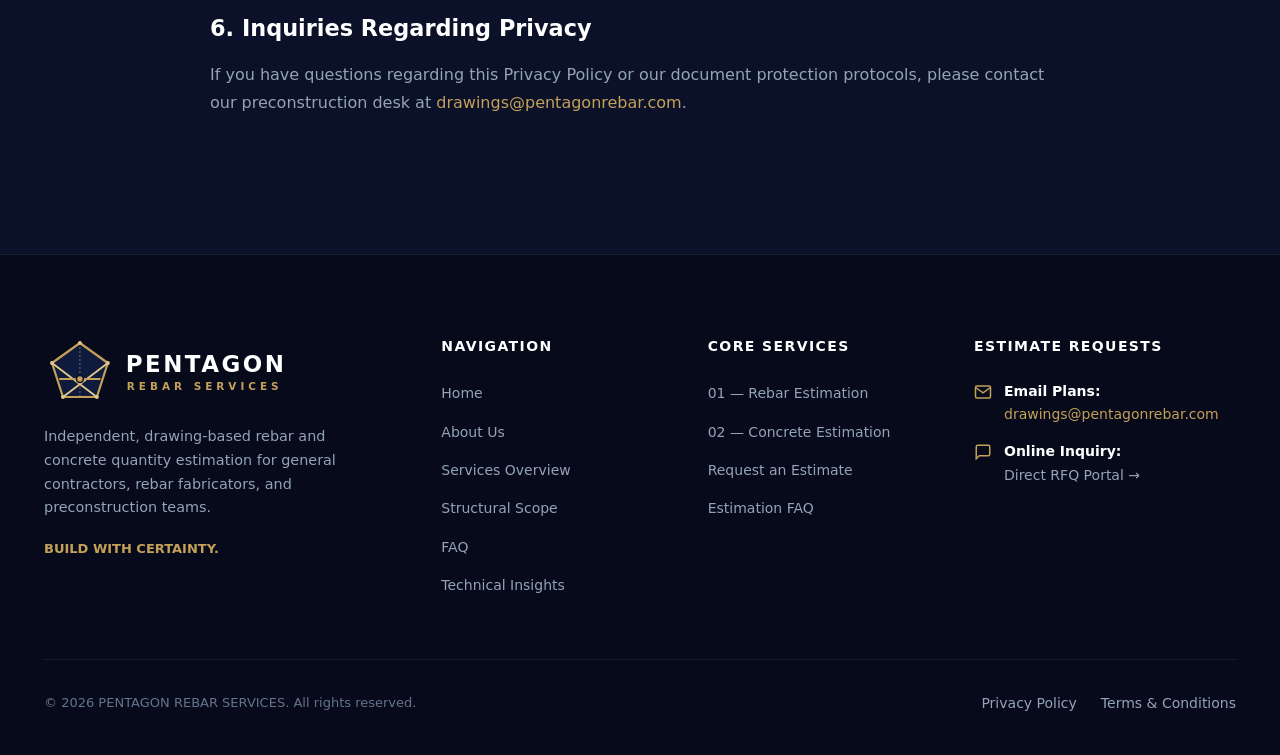
<file: privacy-policy.html>
<!DOCTYPE html>
<html lang="en">
<head>
  <meta charset="UTF-8">
  <meta http-equiv="X-UA-Compatible" content="IE=edge">
  <meta name="viewport" content="width=device-width, initial-scale=1.0">
  <title>Privacy Policy | PENTAGON REBAR SERVICES</title>
  <meta name="description" content="Privacy and data protection policy at Pentagon Rebar Services. How we safeguard proprietary structural drawings, client RFQs, and takeoff data.">
  <meta name="robots" content="index, follow">

  <!-- Favicon -->
  <link rel="icon" href="assets/images/favicon.svg" type="image/svg+xml">
  <link rel="shortcut icon" href="assets/images/favicon.svg" type="image/svg+xml">

  <!-- Master Stylesheet -->
  <link rel="stylesheet" href="assets/css/main.css">
</head>
<body>

  <!-- Top Utility Information Strip -->
  <div class="top-bar">
    <div class="container">
      <div class="top-bar-content">
        <div class="top-bar-items">
          <div class="top-bar-item">
            <svg width="15" height="15" viewBox="0 0 24 24" fill="none" stroke="currentColor" stroke-width="2"><path d="M12 22s-8-4.5-8-11.8A8 8 0 0 1 12 2a8 8 0 0 1 8 8.2c0 7.3-8 11.8-8 11.8z"/><circle cx="12" cy="10" r="3"/></svg>
            <span>Structural Rebar &amp; Concrete Quantity Estimation</span>
          </div>
          <div class="top-bar-item">
            <svg width="15" height="15" viewBox="0 0 24 24" fill="none" stroke="currentColor" stroke-width="2"><path d="M14 2H6a2 2 0 0 0-2 2v16a2 2 0 0 0 2 2h12a2 2 0 0 0 2-2V8z"/><polyline points="14 2 14 8 20 8"/></svg>
            <span>Drawing-Based Material Takeoffs for Bidding &amp; Planning</span>
          </div>
        </div>
        <div class="top-bar-items">
          <div class="top-bar-item">
            <a href="contact.html" style="color: var(--accent-gold); font-weight: 600;">Request an Estimate &rarr;</a>
          </div>
        </div>
      </div>
    </div>
  </div>

  <!-- Header & Navigation -->
  <header class="header-main">
    <div class="container">
      <nav class="navbar">
        <a href="index.html" class="brand-logo" aria-label="Pentagon Rebar Services Home">
          <img src="assets/images/pentagon-logo.svg" alt="PENTAGON REBAR SERVICES Logo" height="42">
        </a>

        <!-- Desktop Navigation -->
        <ul class="nav-menu">
          <li><a href="index.html" class="nav-link">Home</a></li>
          <li><a href="about.html" class="nav-link">About Us</a></li>
          <li class="nav-item-dropdown">
            <a href="services.html" class="nav-link dropdown-trigger">
              Services
              <svg width="14" height="14" viewBox="0 0 24 24" fill="none" stroke="currentColor" stroke-width="2.5"><polyline points="6 9 12 15 18 9"/></svg>
            </a>
            <div class="dropdown-menu">
              <a href="rebar-estimation.html" class="dropdown-item">
                <span class="dropdown-item-num">01</span>
                <div>
                  <div class="dropdown-item-title">Rebar Estimation</div>
                  <div class="dropdown-item-desc">Tonnage takeoffs, bar sizes, accessories &amp; element lists</div>
                </div>
              </a>
              <a href="concrete-estimation.html" class="dropdown-item">
                <span class="dropdown-item-num">02</span>
                <div>
                  <div class="dropdown-item-title">Concrete Estimation</div>
                  <div class="dropdown-item-desc">Cubic yardage, element takeoffs &amp; pour segmentation</div>
                </div>
              </a>
              <a href="services.html" class="dropdown-item" style="border-top: 1px solid var(--border-subtle); margin-top: 4px; padding-top: 10px;">
                <div class="dropdown-item-title" style="color: var(--accent-gold); font-size: 0.8125rem;">View Both Services Overview &rarr;</div>
              </a>
            </div>
          </li>
          <li><a href="projects.html" class="nav-link">Structural Scope</a></li>
          <li><a href="faq.html" class="nav-link">FAQ</a></li>
          <li><a href="insights.html" class="nav-link">Technical Insights</a></li>
          <li><a href="contact.html" class="nav-link">Contact</a></li>
        </ul>

        <!-- Action Button & Mobile Toggle -->
        <div style="display: flex; align-items: center; gap: 16px;">
          <a href="contact.html" class="btn btn-primary btn-sm d-none d-md-inline-flex">Request an Estimate</a>
          <button class="mobile-toggle" aria-label="Toggle Mobile Menu">
            <svg width="24" height="24" viewBox="0 0 24 24" fill="none" stroke="currentColor" stroke-width="2"><line x1="3" y1="12" x2="21" y2="12"/><line x1="3" y1="6" x2="21" y2="6"/><line x1="3" y1="18" x2="21" y2="18"/></svg>
          </button>
        </div>
      </nav>
    </div>
  </header>

  <!-- Mobile Drawer Navigation -->
  <div class="mobile-drawer-overlay"></div>
  <aside class="mobile-drawer">
    <div class="mobile-drawer-header">
      <img src="assets/images/pentagon-logo.svg" alt="PENTAGON Logo" height="34">
      <button class="mobile-drawer-close" aria-label="Close Mobile Menu" style="color: #FFFFFF;">
        <svg width="24" height="24" viewBox="0 0 24 24" fill="none" stroke="currentColor" stroke-width="2"><line x1="18" y1="6" x2="6" y2="18"/><line x1="6" y1="6" x2="18" y2="18"/></svg>
      </button>
    </div>
    <div class="mobile-drawer-links">
      <a href="index.html" class="mobile-drawer-link">Home</a>
      <a href="about.html" class="mobile-drawer-link">About Us</a>
      <a href="services.html" class="mobile-drawer-link">Services Overview</a>
      <a href="rebar-estimation.html" class="mobile-drawer-link" style="padding-left: 16px; font-size: 0.95rem; color: var(--accent-gold);">&bull; 01 Rebar Estimation</a>
      <a href="concrete-estimation.html" class="mobile-drawer-link" style="padding-left: 16px; font-size: 0.95rem; color: var(--accent-gold);">&bull; 02 Concrete Estimation</a>
      <a href="projects.html" class="mobile-drawer-link">Structural Scope</a>
      <a href="faq.html" class="mobile-drawer-link">FAQ</a>
      <a href="insights.html" class="mobile-drawer-link">Technical Insights</a>
      <a href="contact.html" class="mobile-drawer-link">Contact</a>
      <div style="margin-top: 24px;">
        <a href="contact.html" class="btn btn-primary" style="width: 100%;">Request an Estimate</a>
      </div>
    </div>
  </aside>

  <!-- Page Header -->
  <section class="inner-page-header">
    <div class="container">
      <nav class="breadcrumbs-nav" aria-label="Breadcrumb">
        <a href="index.html">Home</a>
        <span>/</span>
        <span style="color: #FFFFFF;">Privacy Policy</span>
      </nav>
      <h1 class="inner-page-title">Privacy Policy</h1>
      <p class="inner-page-lead">
        How Pentagon Rebar Services collects, handles, and protects client project drawings, preconstruction specifications, and commercial inquiries.
      </p>
    </div>
  </section>

  <!-- Legal Body Content -->
  <section class="section">
    <div class="container">
      <div style="max-width: 860px; margin: 0 auto; color: var(--text-secondary); line-height: 1.8;">

        <div style="margin-bottom: 36px;">
          <h2 style="font-size: 1.4rem; color: #FFFFFF; font-weight: 700; margin-bottom: 12px;">1. Commitment to Client Confidentiality</h2>
          <p>
            At Pentagon Rebar Services, we recognize that preconstruction structural drawings, addenda bulletins, and trade bidding documents represent proprietary commercial information. We are committed to maintaining the confidentiality and integrity of all project materials submitted through our website or direct communication channels.
          </p>
        </div>

        <div style="margin-bottom: 36px;">
          <h2 style="font-size: 1.4rem; color: #FFFFFF; font-weight: 700; margin-bottom: 12px;">2. Information We Collect</h2>
          <p style="margin-bottom: 12px;">
            We collect information provided directly by clients when requesting an estimate or contacting our team, including:
          </p>
          <ul style="padding-left: 20px; list-style-type: disc; display: flex; flex-direction: column; gap: 8px;">
            <li>Contact details: Name, company name, corporate email address, and telephone number.</li>
            <li>Project data: Project title, general location, bid due date, and scope notes.</li>
            <li>Drawing documents: Structural blueprints, architectural sheets, specifications, and cloud plan room download links.</li>
          </ul>
        </div>

        <div style="margin-bottom: 36px;">
          <h2 style="font-size: 1.4rem; color: #FFFFFF; font-weight: 700; margin-bottom: 12px;">3. Use of Project Documents</h2>
          <p>
            Submitted drawings, schedules, and specifications are utilized exclusively for the purpose of evaluating project scope, calculating rebar and concrete quantity takeoffs, and preparing estimation deliverables. We do not sell, license, or distribute project documents to third parties or competing contractors.
          </p>
        </div>

        <div style="margin-bottom: 36px;">
          <h2 style="font-size: 1.4rem; color: #FFFFFF; font-weight: 700; margin-bottom: 12px;">4. Document Storage &amp; Data Security</h2>
          <p>
            We implement reasonable technical and organizational security measures to protect drawing files and commercial correspondence against unauthorized access, loss, or alteration. Access to project files is restricted strictly to estimators assigned to the project review.
          </p>
        </div>

        <div style="margin-bottom: 36px;">
          <h2 style="font-size: 1.4rem; color: #FFFFFF; font-weight: 700; margin-bottom: 12px;">5. Non-Disclosure Agreements (NDAs)</h2>
          <p>
            We routinely execute mutual or client-provided Non-Disclosure Agreements (NDAs) prior to receiving sensitive preconstruction drawings or bidding documentation. Please contact us directly if your organization requires an executed NDA before transmitting drawing links.
          </p>
        </div>

        <div style="margin-bottom: 36px;">
          <h2 style="font-size: 1.4rem; color: #FFFFFF; font-weight: 700; margin-bottom: 12px;">6. Inquiries Regarding Privacy</h2>
          <p>
            If you have questions regarding this Privacy Policy or our document protection protocols, please contact our preconstruction desk at <a href="mailto:drawings@pentagonrebar.com" style="color: var(--accent-gold);">drawings@pentagonrebar.com</a>.
          </p>
        </div>

      </div>
    </div>
  </section>

  <!-- Footer -->
  <footer class="footer-area">
    <div class="container">
      <div class="footer-columns-grid">
        <!-- Col 1: Bio -->
        <div>
          <a href="index.html" class="brand-logo">
            <img src="assets/images/pentagon-logo.svg" alt="PENTAGON REBAR SERVICES" height="38">
          </a>
          <p class="footer-bio-text">
            Independent, drawing-based rebar and concrete quantity estimation for general contractors, rebar fabricators, and preconstruction teams.
          </p>
          <div style="margin-top: 18px; font-size: 0.8125rem; color: var(--accent-gold); font-weight: 600;">
            BUILD WITH CERTAINTY.
          </div>
        </div>

        <!-- Col 2: Navigation -->
        <div>
          <div class="footer-col-heading">Navigation</div>
          <ul class="footer-nav-list">
            <li><a href="index.html" class="footer-nav-link">Home</a></li>
            <li><a href="about.html" class="footer-nav-link">About Us</a></li>
            <li><a href="services.html" class="footer-nav-link">Services Overview</a></li>
            <li><a href="projects.html" class="footer-nav-link">Structural Scope</a></li>
            <li><a href="faq.html" class="footer-nav-link">FAQ</a></li>
            <li><a href="insights.html" class="footer-nav-link">Technical Insights</a></li>
          </ul>
        </div>

        <!-- Col 3: Services -->
        <div>
          <div class="footer-col-heading">Core Services</div>
          <ul class="footer-nav-list">
            <li><a href="rebar-estimation.html" class="footer-nav-link">01 — Rebar Estimation</a></li>
            <li><a href="concrete-estimation.html" class="footer-nav-link">02 — Concrete Estimation</a></li>
            <li><a href="contact.html" class="footer-nav-link">Request an Estimate</a></li>
            <li><a href="faq.html" class="footer-nav-link">Estimation FAQ</a></li>
          </ul>
        </div>

        <!-- Col 4: Contact Info -->
        <div>
          <div class="footer-col-heading">Estimate Requests</div>
          <div class="footer-contact-row">
            <svg width="18" height="18" viewBox="0 0 24 24" fill="none" stroke="currentColor" stroke-width="2"><path d="M4 4h16c1.1 0 2 .9 2 2v12c0 1.1-.9 2-2 2H4c-1.1 0-2-.9-2-2V6c0-1.1.9-2 2-2z"/><polyline points="22,6 12,13 2,6"/></svg>
            <div>
              <div style="color: #FFFFFF; font-weight: 600;">Email Plans:</div>
              <a href="mailto:drawings@pentagonrebar.com" style="color: var(--accent-gold);">drawings@pentagonrebar.com</a>
            </div>
          </div>
          <div class="footer-contact-row">
            <svg width="18" height="18" viewBox="0 0 24 24" fill="none" stroke="currentColor" stroke-width="2"><path d="M21 15a2 2 0 0 1-2 2H7l-4 4V5a2 2 0 0 1 2-2h14a2 2 0 0 1 2 2z"/></svg>
            <div>
              <div style="color: #FFFFFF; font-weight: 600;">Online Inquiry:</div>
              <a href="contact.html" style="color: var(--text-secondary);">Direct RFQ Portal &rarr;</a>
            </div>
          </div>
        </div>
      </div>

      <!-- Footer Bottom -->
      <div class="footer-bottom-bar">
        <div>
          &copy; 2026 PENTAGON REBAR SERVICES. All rights reserved.
        </div>
        <div class="footer-bottom-legal">
          <a href="privacy-policy.html" class="footer-nav-link">Privacy Policy</a>
          <a href="terms-and-conditions.html" class="footer-nav-link">Terms &amp; Conditions</a>
        </div>
      </div>
    </div>
  </footer>

  <!-- Back to Top Button -->
  <button class="back-to-top" aria-label="Back to top">
    <svg width="20" height="20" viewBox="0 0 24 24" fill="none" stroke="currentColor" stroke-width="2.5"><polyline points="18 15 12 9 6 15"/></svg>
  </button>

  <!-- Script -->
  <script src="assets/js/main.js"></script>
</body>
</html>
</file>
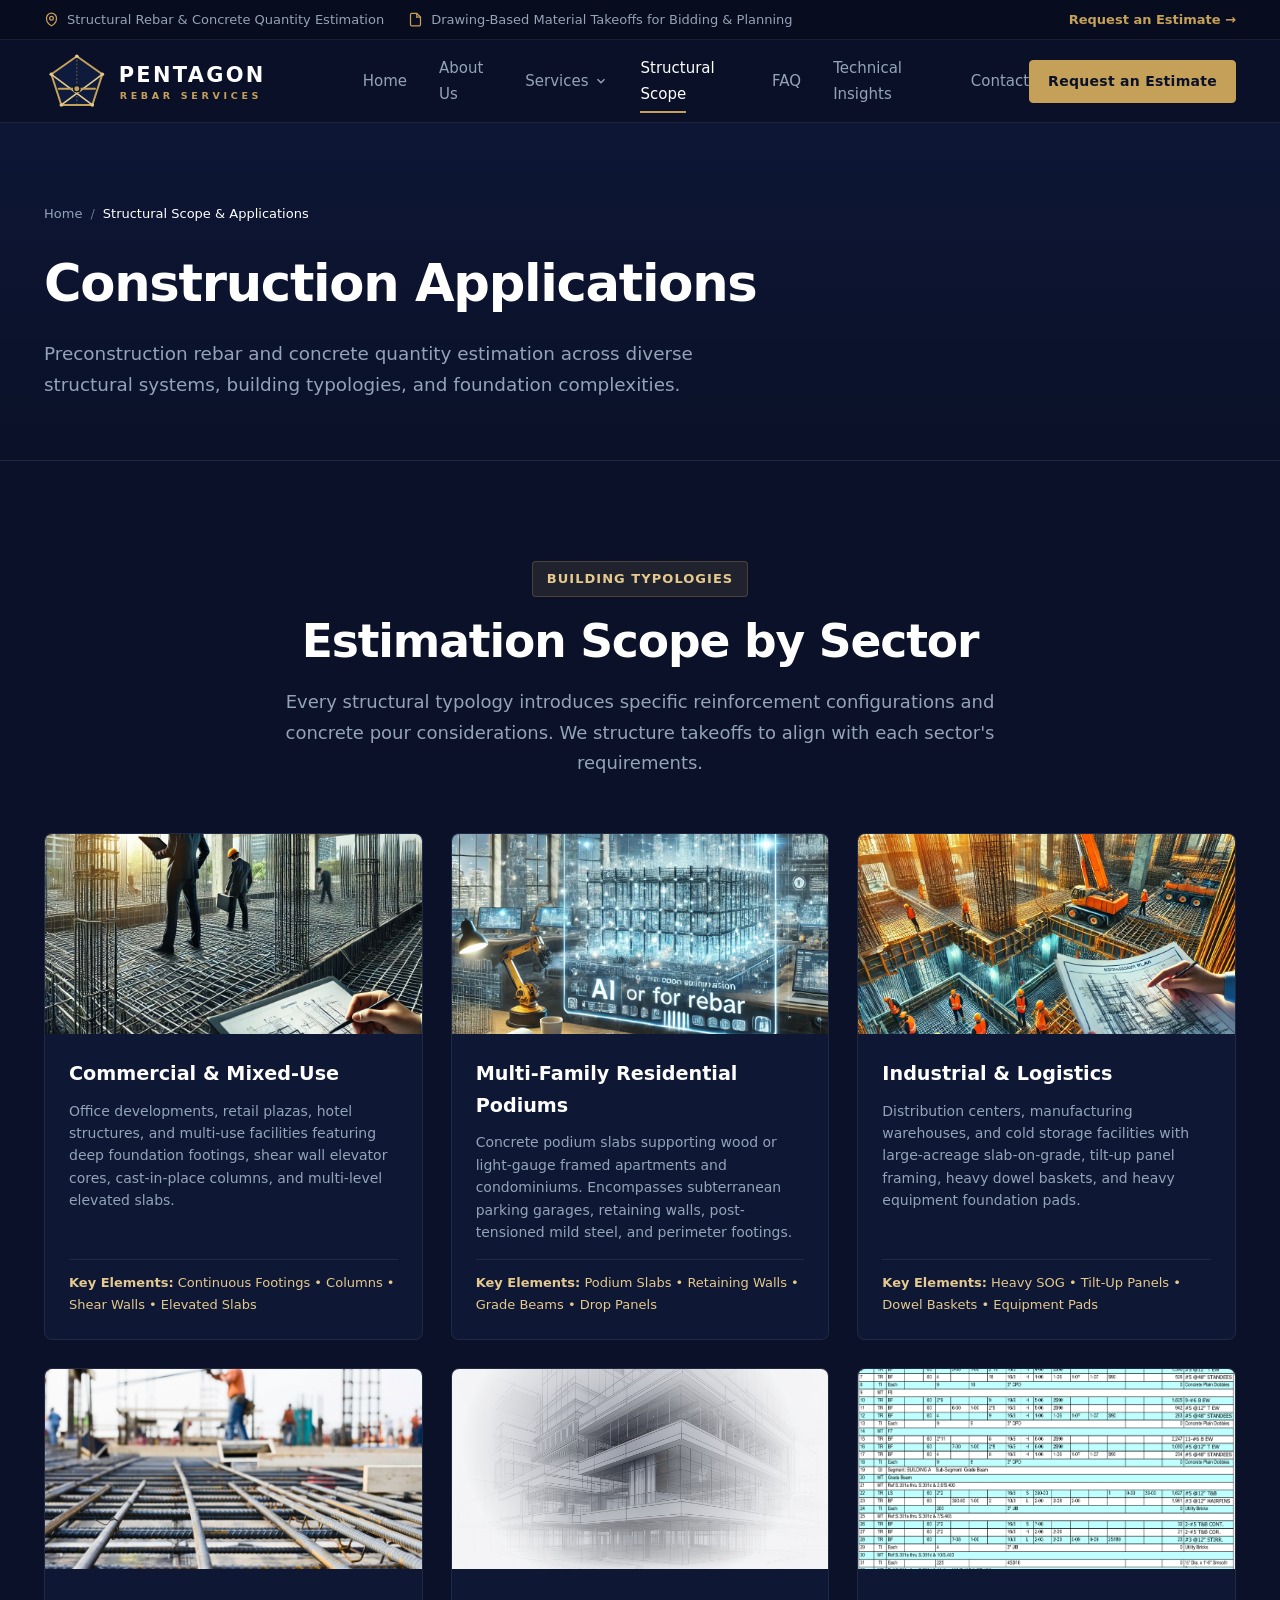
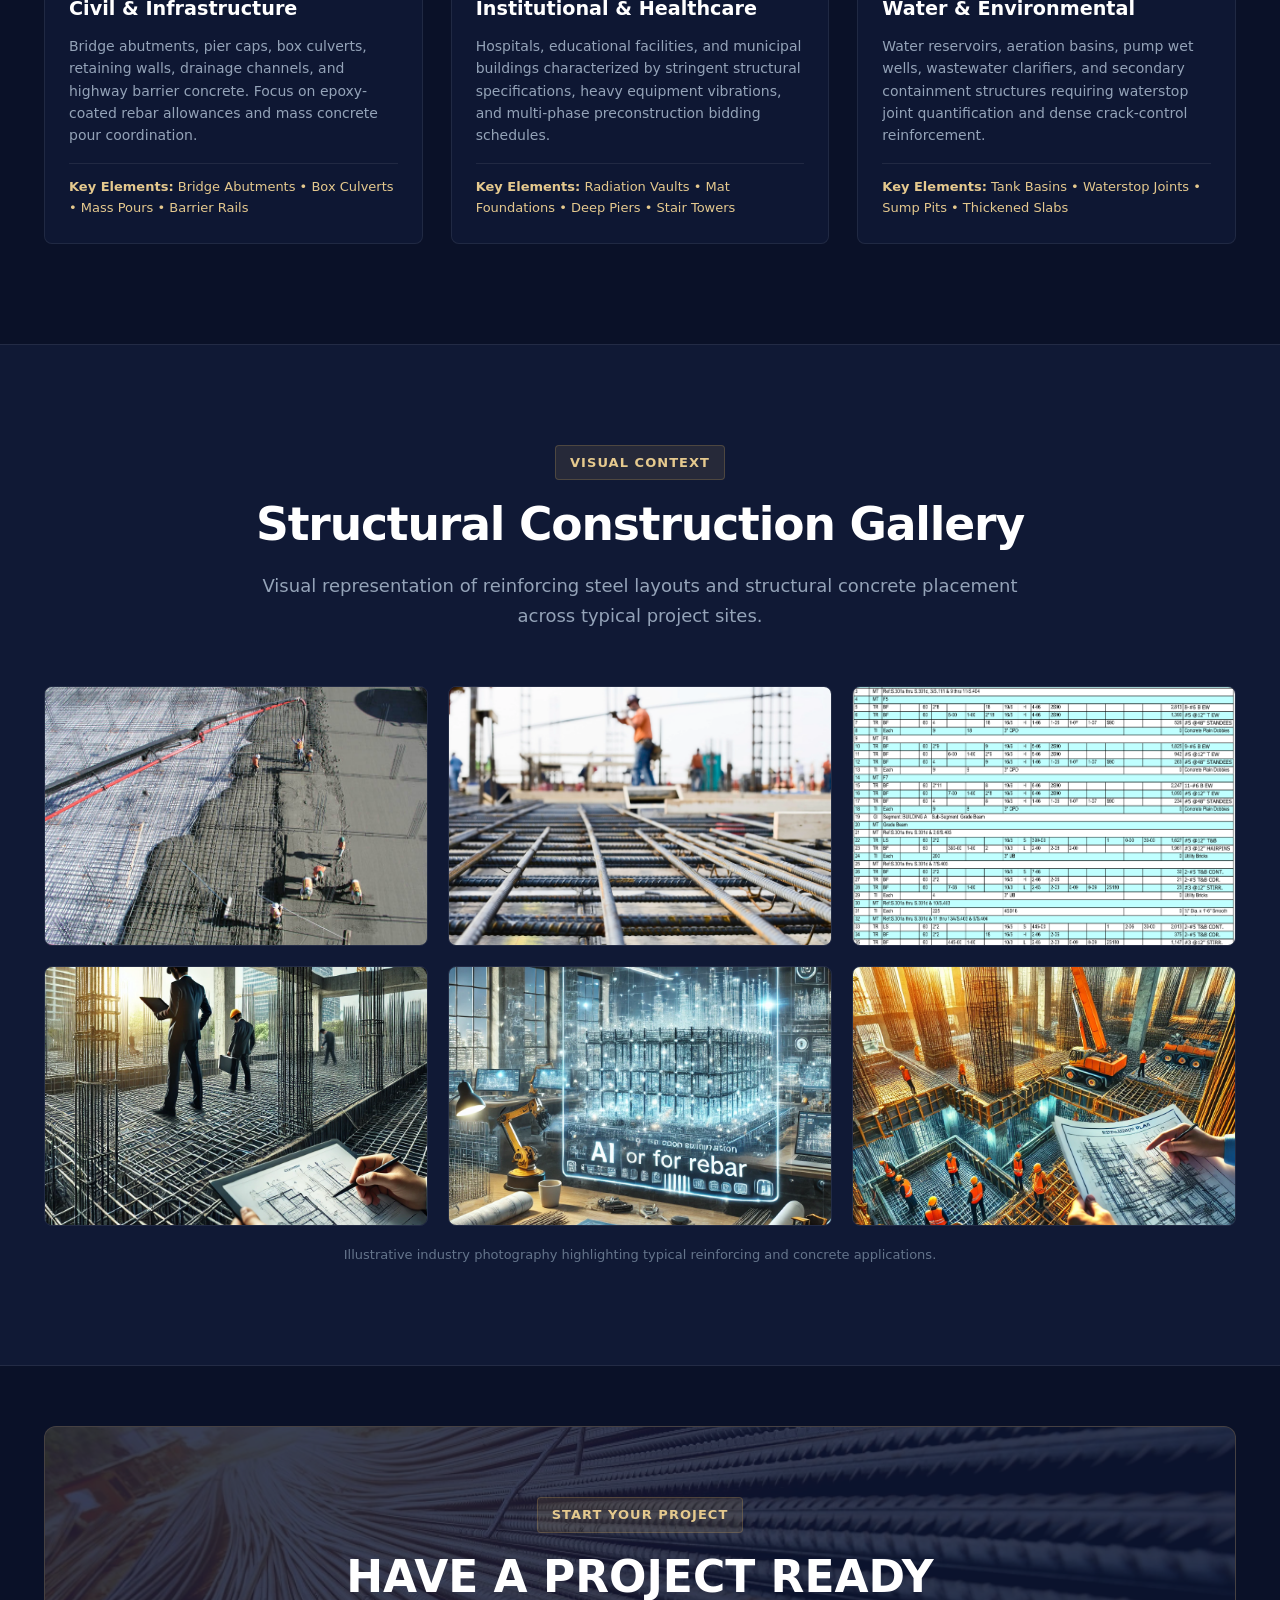
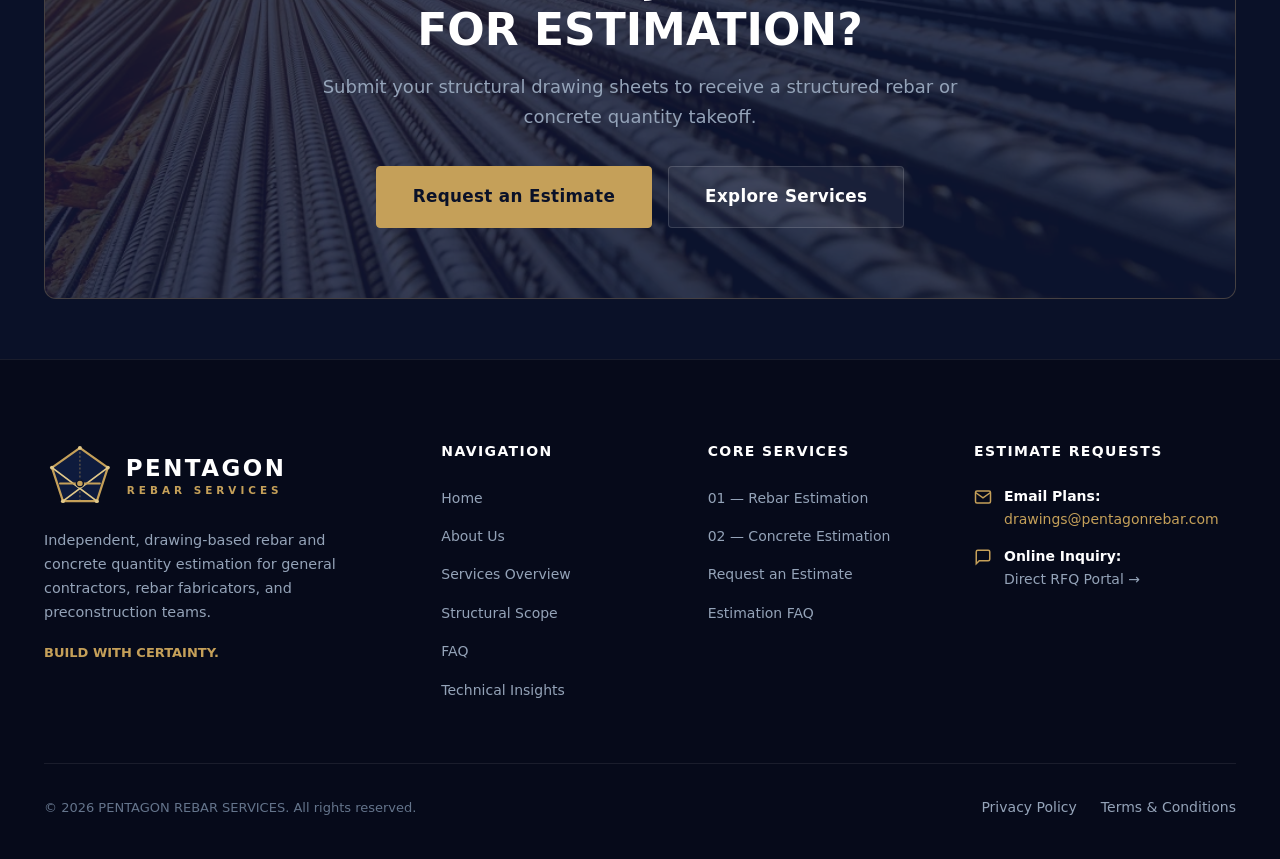
<file: projects.html>
<!DOCTYPE html>
<html lang="en">
<head>
  <meta charset="UTF-8">
  <meta http-equiv="X-UA-Compatible" content="IE=edge">
  <meta name="viewport" content="width=device-width, initial-scale=1.0">
  <title>Structural Scope &amp; Construction Applications | PENTAGON REBAR SERVICES</title>
  <meta name="description" content="Explore construction applications and structural scope categories quantified by Pentagon Rebar Services across commercial, residential, industrial, and civil construction.">
  <meta name="keywords" content="Structural Scope, Construction Applications, Rebar Takeoffs by Sector, Concrete Takeoffs by Typology, Commercial Construction, Industrial Concrete">
  <meta name="author" content="PENTAGON REBAR SERVICES">
  <meta name="robots" content="index, follow">

  <!-- Open Graph -->
  <meta property="og:title" content="Structural Scope &amp; Applications | PENTAGON REBAR SERVICES">
  <meta property="og:description" content="Drawing-based rebar and concrete quantity estimation across building typologies. Build with Certainty.">
  <meta property="og:type" content="website">

  <!-- Favicon -->
  <link rel="icon" href="assets/images/favicon.svg" type="image/svg+xml">
  <link rel="shortcut icon" href="assets/images/favicon.svg" type="image/svg+xml">

  <!-- Master Stylesheet -->
  <link rel="stylesheet" href="assets/css/main.css">
</head>
<body>

  <!-- Top Utility Information Strip -->
  <div class="top-bar">
    <div class="container">
      <div class="top-bar-content">
        <div class="top-bar-items">
          <div class="top-bar-item">
            <svg width="15" height="15" viewBox="0 0 24 24" fill="none" stroke="currentColor" stroke-width="2"><path d="M12 22s-8-4.5-8-11.8A8 8 0 0 1 12 2a8 8 0 0 1 8 8.2c0 7.3-8 11.8-8 11.8z"/><circle cx="12" cy="10" r="3"/></svg>
            <span>Structural Rebar &amp; Concrete Quantity Estimation</span>
          </div>
          <div class="top-bar-item">
            <svg width="15" height="15" viewBox="0 0 24 24" fill="none" stroke="currentColor" stroke-width="2"><path d="M14 2H6a2 2 0 0 0-2 2v16a2 2 0 0 0 2 2h12a2 2 0 0 0 2-2V8z"/><polyline points="14 2 14 8 20 8"/></svg>
            <span>Drawing-Based Material Takeoffs for Bidding &amp; Planning</span>
          </div>
        </div>
        <div class="top-bar-items">
          <div class="top-bar-item">
            <a href="contact.html" style="color: var(--accent-gold); font-weight: 600;">Request an Estimate &rarr;</a>
          </div>
        </div>
      </div>
    </div>
  </div>

  <!-- Header & Navigation -->
  <header class="header-main">
    <div class="container">
      <nav class="navbar">
        <a href="index.html" class="brand-logo" aria-label="Pentagon Rebar Services Home">
          <img src="assets/images/pentagon-logo.svg" alt="PENTAGON REBAR SERVICES Logo" height="42">
        </a>

        <!-- Desktop Navigation -->
        <ul class="nav-menu">
          <li><a href="index.html" class="nav-link">Home</a></li>
          <li><a href="about.html" class="nav-link">About Us</a></li>
          <li class="nav-item-dropdown">
            <a href="services.html" class="nav-link dropdown-trigger">
              Services
              <svg width="14" height="14" viewBox="0 0 24 24" fill="none" stroke="currentColor" stroke-width="2.5"><polyline points="6 9 12 15 18 9"/></svg>
            </a>
            <div class="dropdown-menu">
              <a href="rebar-estimation.html" class="dropdown-item">
                <span class="dropdown-item-num">01</span>
                <div>
                  <div class="dropdown-item-title">Rebar Estimation</div>
                  <div class="dropdown-item-desc">Tonnage takeoffs, bar sizes, accessories &amp; element lists</div>
                </div>
              </a>
              <a href="concrete-estimation.html" class="dropdown-item">
                <span class="dropdown-item-num">02</span>
                <div>
                  <div class="dropdown-item-title">Concrete Estimation</div>
                  <div class="dropdown-item-desc">Cubic yardage, element takeoffs &amp; pour segmentation</div>
                </div>
              </a>
              <a href="services.html" class="dropdown-item" style="border-top: 1px solid var(--border-subtle); margin-top: 4px; padding-top: 10px;">
                <div class="dropdown-item-title" style="color: var(--accent-gold); font-size: 0.8125rem;">View Both Services Overview &rarr;</div>
              </a>
            </div>
          </li>
          <li><a href="projects.html" class="nav-link active">Structural Scope</a></li>
          <li><a href="faq.html" class="nav-link">FAQ</a></li>
          <li><a href="insights.html" class="nav-link">Technical Insights</a></li>
          <li><a href="contact.html" class="nav-link">Contact</a></li>
        </ul>

        <!-- Action Button & Mobile Toggle -->
        <div style="display: flex; align-items: center; gap: 16px;">
          <a href="contact.html" class="btn btn-primary btn-sm d-none d-md-inline-flex">Request an Estimate</a>
          <button class="mobile-toggle" aria-label="Toggle Mobile Menu">
            <svg width="24" height="24" viewBox="0 0 24 24" fill="none" stroke="currentColor" stroke-width="2"><line x1="3" y1="12" x2="21" y2="12"/><line x1="3" y1="6" x2="21" y2="6"/><line x1="3" y1="18" x2="21" y2="18"/></svg>
          </button>
        </div>
      </nav>
    </div>
  </header>

  <!-- Mobile Drawer Navigation -->
  <div class="mobile-drawer-overlay"></div>
  <aside class="mobile-drawer">
    <div class="mobile-drawer-header">
      <img src="assets/images/pentagon-logo.svg" alt="PENTAGON Logo" height="34">
      <button class="mobile-drawer-close" aria-label="Close Mobile Menu" style="color: #FFFFFF;">
        <svg width="24" height="24" viewBox="0 0 24 24" fill="none" stroke="currentColor" stroke-width="2"><line x1="18" y1="6" x2="6" y2="18"/><line x1="6" y1="6" x2="18" y2="18"/></svg>
      </button>
    </div>
    <div class="mobile-drawer-links">
      <a href="index.html" class="mobile-drawer-link">Home</a>
      <a href="about.html" class="mobile-drawer-link">About Us</a>
      <a href="services.html" class="mobile-drawer-link">Services Overview</a>
      <a href="rebar-estimation.html" class="mobile-drawer-link" style="padding-left: 16px; font-size: 0.95rem; color: var(--accent-gold);">&bull; 01 Rebar Estimation</a>
      <a href="concrete-estimation.html" class="mobile-drawer-link" style="padding-left: 16px; font-size: 0.95rem; color: var(--accent-gold);">&bull; 02 Concrete Estimation</a>
      <a href="projects.html" class="mobile-drawer-link active">Structural Scope</a>
      <a href="faq.html" class="mobile-drawer-link">FAQ</a>
      <a href="insights.html" class="mobile-drawer-link">Technical Insights</a>
      <a href="contact.html" class="mobile-drawer-link">Contact</a>
      <div style="margin-top: 24px;">
        <a href="contact.html" class="btn btn-primary" style="width: 100%;">Request an Estimate</a>
      </div>
    </div>
  </aside>

  <!-- Page Header -->
  <section class="inner-page-header">
    <div class="container">
      <nav class="breadcrumbs-nav" aria-label="Breadcrumb">
        <a href="index.html">Home</a>
        <span>/</span>
        <span style="color: #FFFFFF;">Structural Scope &amp; Applications</span>
      </nav>
      <h1 class="inner-page-title">Construction Applications</h1>
      <p class="inner-page-lead">
        Preconstruction rebar and concrete quantity estimation across diverse structural systems, building typologies, and foundation complexities.
      </p>
    </div>
  </section>

  <!-- Typologies Showcase Grid -->
  <section class="section">
    <div class="container">
      <div class="section-header">
        <div class="badge">Building Typologies</div>
        <h2 class="section-title">Estimation Scope by Sector</h2>
        <p class="section-subtitle">
          Every structural typology introduces specific reinforcement configurations and concrete pour considerations. We structure takeoffs to align with each sector's requirements.
        </p>
      </div>

      <div class="applications-grid">
        <!-- Application 1: Commercial -->
        <div class="application-card">
          <div class="application-img-wrap">
            <img src="assets/images/project-commercial.jpg" alt="Commercial high-rise concrete construction">
          </div>
          <div class="application-body">
            <h3 class="application-title">Commercial &amp; Mixed-Use</h3>
            <p class="application-desc">
              Office developments, retail plazas, hotel structures, and multi-use facilities featuring deep foundation footings, shear wall elevator cores, cast-in-place columns, and multi-level elevated slabs.
            </p>
            <div class="application-elements">
              <strong>Key Elements:</strong> Continuous Footings &bull; Columns &bull; Shear Walls &bull; Elevated Slabs
            </div>
          </div>
        </div>

        <!-- Application 2: Multi-Family -->
        <div class="application-card">
          <div class="application-img-wrap">
            <img src="assets/images/project-residential.jpg" alt="Multi-family residential concrete podium structure">
          </div>
          <div class="application-body">
            <h3 class="application-title">Multi-Family Residential Podiums</h3>
            <p class="application-desc">
              Concrete podium slabs supporting wood or light-gauge framed apartments and condominiums. Encompasses subterranean parking garages, retaining walls, post-tensioned mild steel, and perimeter footings.
            </p>
            <div class="application-elements">
              <strong>Key Elements:</strong> Podium Slabs &bull; Retaining Walls &bull; Grade Beams &bull; Drop Panels
            </div>
          </div>
        </div>

        <!-- Application 3: Industrial -->
        <div class="application-card">
          <div class="application-img-wrap">
            <img src="assets/images/project-industrial.jpg" alt="Industrial logistics warehouse and concrete slab">
          </div>
          <div class="application-body">
            <h3 class="application-title">Industrial &amp; Logistics</h3>
            <p class="application-desc">
              Distribution centers, manufacturing warehouses, and cold storage facilities with large-acreage slab-on-grade, tilt-up panel framing, heavy dowel baskets, and heavy equipment foundation pads.
            </p>
            <div class="application-elements">
              <strong>Key Elements:</strong> Heavy SOG &bull; Tilt-Up Panels &bull; Dowel Baskets &bull; Equipment Pads
            </div>
          </div>
        </div>

        <!-- Application 4: Infrastructure -->
        <div class="application-card">
          <div class="application-img-wrap">
            <img src="assets/images/hero-construction.jpg" alt="Civil infrastructure concrete construction">
          </div>
          <div class="application-body">
            <h3 class="application-title">Civil &amp; Infrastructure</h3>
            <p class="application-desc">
              Bridge abutments, pier caps, box culverts, retaining walls, drainage channels, and highway barrier concrete. Focus on epoxy-coated rebar allowances and mass concrete pour coordination.
            </p>
            <div class="application-elements">
              <strong>Key Elements:</strong> Bridge Abutments &bull; Box Culverts &bull; Mass Pours &bull; Barrier Rails
            </div>
          </div>
        </div>

        <!-- Application 5: Institutional -->
        <div class="application-card">
          <div class="application-img-wrap">
            <img src="assets/images/engineering-plans.png" alt="Educational and institutional building plans">
          </div>
          <div class="application-body">
            <h3 class="application-title">Institutional &amp; Healthcare</h3>
            <p class="application-desc">
              Hospitals, educational facilities, and municipal buildings characterized by stringent structural specifications, heavy equipment vibrations, and multi-phase preconstruction bidding schedules.
            </p>
            <div class="application-elements">
              <strong>Key Elements:</strong> Radiation Vaults &bull; Mat Foundations &bull; Deep Piers &bull; Stair Towers
            </div>
          </div>
        </div>

        <!-- Application 6: Environmental -->
        <div class="application-card">
          <div class="application-img-wrap">
            <img src="assets/images/services-rebar.png" alt="Environmental water containment concrete structures">
          </div>
          <div class="application-body">
            <h3 class="application-title">Water &amp; Environmental</h3>
            <p class="application-desc">
              Water reservoirs, aeration basins, pump wet wells, wastewater clarifiers, and secondary containment structures requiring waterstop joint quantification and dense crack-control reinforcement.
            </p>
            <div class="application-elements">
              <strong>Key Elements:</strong> Tank Basins &bull; Waterstop Joints &bull; Sump Pits &bull; Thickened Slabs
            </div>
          </div>
        </div>
      </div>
    </div>
  </section>

  <!-- Curated Visual Gallery (Representing Industry Field Work) -->
  <section class="section" style="background: var(--bg-surface); border-top: 1px solid var(--border-subtle); border-bottom: 1px solid var(--border-subtle);">
    <div class="container">
      <div class="section-header">
        <div class="badge">Visual Context</div>
        <h2 class="section-title">Structural Construction Gallery</h2>
        <p class="section-subtitle">
          Visual representation of reinforcing steel layouts and structural concrete placement across typical project sites.
        </p>
      </div>

      <div style="display: grid; grid-template-columns: repeat(3, 1fr); gap: 20px;">
        <div style="border-radius: var(--radius-md); overflow: hidden; height: 260px; border: 1px solid var(--border-subtle);">
          <img src="assets/images/structural-rebar.jpg" alt="Dense structural rebar cage" style="width: 100%; height: 100%; object-fit: cover;">
        </div>
        <div style="border-radius: var(--radius-md); overflow: hidden; height: 260px; border: 1px solid var(--border-subtle);">
          <img src="assets/images/hero-construction.jpg" alt="Tower crane over reinforced concrete floor deck" style="width: 100%; height: 100%; object-fit: cover;">
        </div>
        <div style="border-radius: var(--radius-md); overflow: hidden; height: 260px; border: 1px solid var(--border-subtle);">
          <img src="assets/images/services-rebar.png" alt="Concrete pouring around reinforcing steel" style="width: 100%; height: 100%; object-fit: cover;">
        </div>
        <div style="border-radius: var(--radius-md); overflow: hidden; height: 260px; border: 1px solid var(--border-subtle);">
          <img src="assets/images/project-commercial.jpg" alt="Commercial superstructure framing" style="width: 100%; height: 100%; object-fit: cover;">
        </div>
        <div style="border-radius: var(--radius-md); overflow: hidden; height: 260px; border: 1px solid var(--border-subtle);">
          <img src="assets/images/project-residential.jpg" alt="Residential podium deck" style="width: 100%; height: 100%; object-fit: cover;">
        </div>
        <div style="border-radius: var(--radius-md); overflow: hidden; height: 260px; border: 1px solid var(--border-subtle);">
          <img src="assets/images/project-industrial.jpg" alt="Industrial slab placement" style="width: 100%; height: 100%; object-fit: cover;">
        </div>
      </div>
      <div style="text-align: center; margin-top: 18px; font-size: 0.8125rem; color: var(--text-muted);">
        Illustrative industry photography highlighting typical reinforcing and concrete applications.
      </div>
    </div>
  </section>

  <!-- Final CTA -->
  <section class="section-sm">
    <div class="container">
      <div class="cta-banner-box">
        <img src="assets/images/construction-hero.jpg" alt="Construction site" class="cta-banner-bg">
        <div class="cta-banner-content">
          <div class="badge">Start Your Project</div>
          <h2 class="cta-banner-title">HAVE A PROJECT READY FOR ESTIMATION?</h2>
          <p class="cta-banner-text">
            Submit your structural drawing sheets to receive a structured rebar or concrete quantity takeoff.
          </p>
          <div style="display: flex; gap: 16px; justify-content: center; flex-wrap: wrap;">
            <a href="contact.html" class="btn btn-primary btn-lg">Request an Estimate</a>
            <a href="services.html" class="btn btn-secondary btn-lg">Explore Services</a>
          </div>
        </div>
      </div>
    </div>
  </section>

  <!-- Footer -->
  <footer class="footer-area">
    <div class="container">
      <div class="footer-columns-grid">
        <!-- Col 1: Bio -->
        <div>
          <a href="index.html" class="brand-logo">
            <img src="assets/images/pentagon-logo.svg" alt="PENTAGON REBAR SERVICES" height="38">
          </a>
          <p class="footer-bio-text">
            Independent, drawing-based rebar and concrete quantity estimation for general contractors, rebar fabricators, and preconstruction teams.
          </p>
          <div style="margin-top: 18px; font-size: 0.8125rem; color: var(--accent-gold); font-weight: 600;">
            BUILD WITH CERTAINTY.
          </div>
        </div>

        <!-- Col 2: Navigation -->
        <div>
          <div class="footer-col-heading">Navigation</div>
          <ul class="footer-nav-list">
            <li><a href="index.html" class="footer-nav-link">Home</a></li>
            <li><a href="about.html" class="footer-nav-link">About Us</a></li>
            <li><a href="services.html" class="footer-nav-link">Services Overview</a></li>
            <li><a href="projects.html" class="footer-nav-link">Structural Scope</a></li>
            <li><a href="faq.html" class="footer-nav-link">FAQ</a></li>
            <li><a href="insights.html" class="footer-nav-link">Technical Insights</a></li>
          </ul>
        </div>

        <!-- Col 3: Services -->
        <div>
          <div class="footer-col-heading">Core Services</div>
          <ul class="footer-nav-list">
            <li><a href="rebar-estimation.html" class="footer-nav-link">01 — Rebar Estimation</a></li>
            <li><a href="concrete-estimation.html" class="footer-nav-link">02 — Concrete Estimation</a></li>
            <li><a href="contact.html" class="footer-nav-link">Request an Estimate</a></li>
            <li><a href="faq.html" class="footer-nav-link">Estimation FAQ</a></li>
          </ul>
        </div>

        <!-- Col 4: Contact Info -->
        <div>
          <div class="footer-col-heading">Estimate Requests</div>
          <div class="footer-contact-row">
            <svg width="18" height="18" viewBox="0 0 24 24" fill="none" stroke="currentColor" stroke-width="2"><path d="M4 4h16c1.1 0 2 .9 2 2v12c0 1.1-.9 2-2 2H4c-1.1 0-2-.9-2-2V6c0-1.1.9-2 2-2z"/><polyline points="22,6 12,13 2,6"/></svg>
            <div>
              <div style="color: #FFFFFF; font-weight: 600;">Email Plans:</div>
              <a href="mailto:drawings@pentagonrebar.com" style="color: var(--accent-gold);">drawings@pentagonrebar.com</a>
            </div>
          </div>
          <div class="footer-contact-row">
            <svg width="18" height="18" viewBox="0 0 24 24" fill="none" stroke="currentColor" stroke-width="2"><path d="M21 15a2 2 0 0 1-2 2H7l-4 4V5a2 2 0 0 1 2-2h14a2 2 0 0 1 2 2z"/></svg>
            <div>
              <div style="color: #FFFFFF; font-weight: 600;">Online Inquiry:</div>
              <a href="contact.html" style="color: var(--text-secondary);">Direct RFQ Portal &rarr;</a>
            </div>
          </div>
        </div>
      </div>

      <!-- Footer Bottom -->
      <div class="footer-bottom-bar">
        <div>
          &copy; 2026 PENTAGON REBAR SERVICES. All rights reserved.
        </div>
        <div class="footer-bottom-legal">
          <a href="privacy-policy.html" class="footer-nav-link">Privacy Policy</a>
          <a href="terms-and-conditions.html" class="footer-nav-link">Terms &amp; Conditions</a>
        </div>
      </div>
    </div>
  </footer>

  <!-- Back to Top Button -->
  <button class="back-to-top" aria-label="Back to top">
    <svg width="20" height="20" viewBox="0 0 24 24" fill="none" stroke="currentColor" stroke-width="2.5"><polyline points="18 15 12 9 6 15"/></svg>
  </button>

  <!-- Script -->
  <script src="assets/js/main.js"></script>
</body>
</html>
</file>
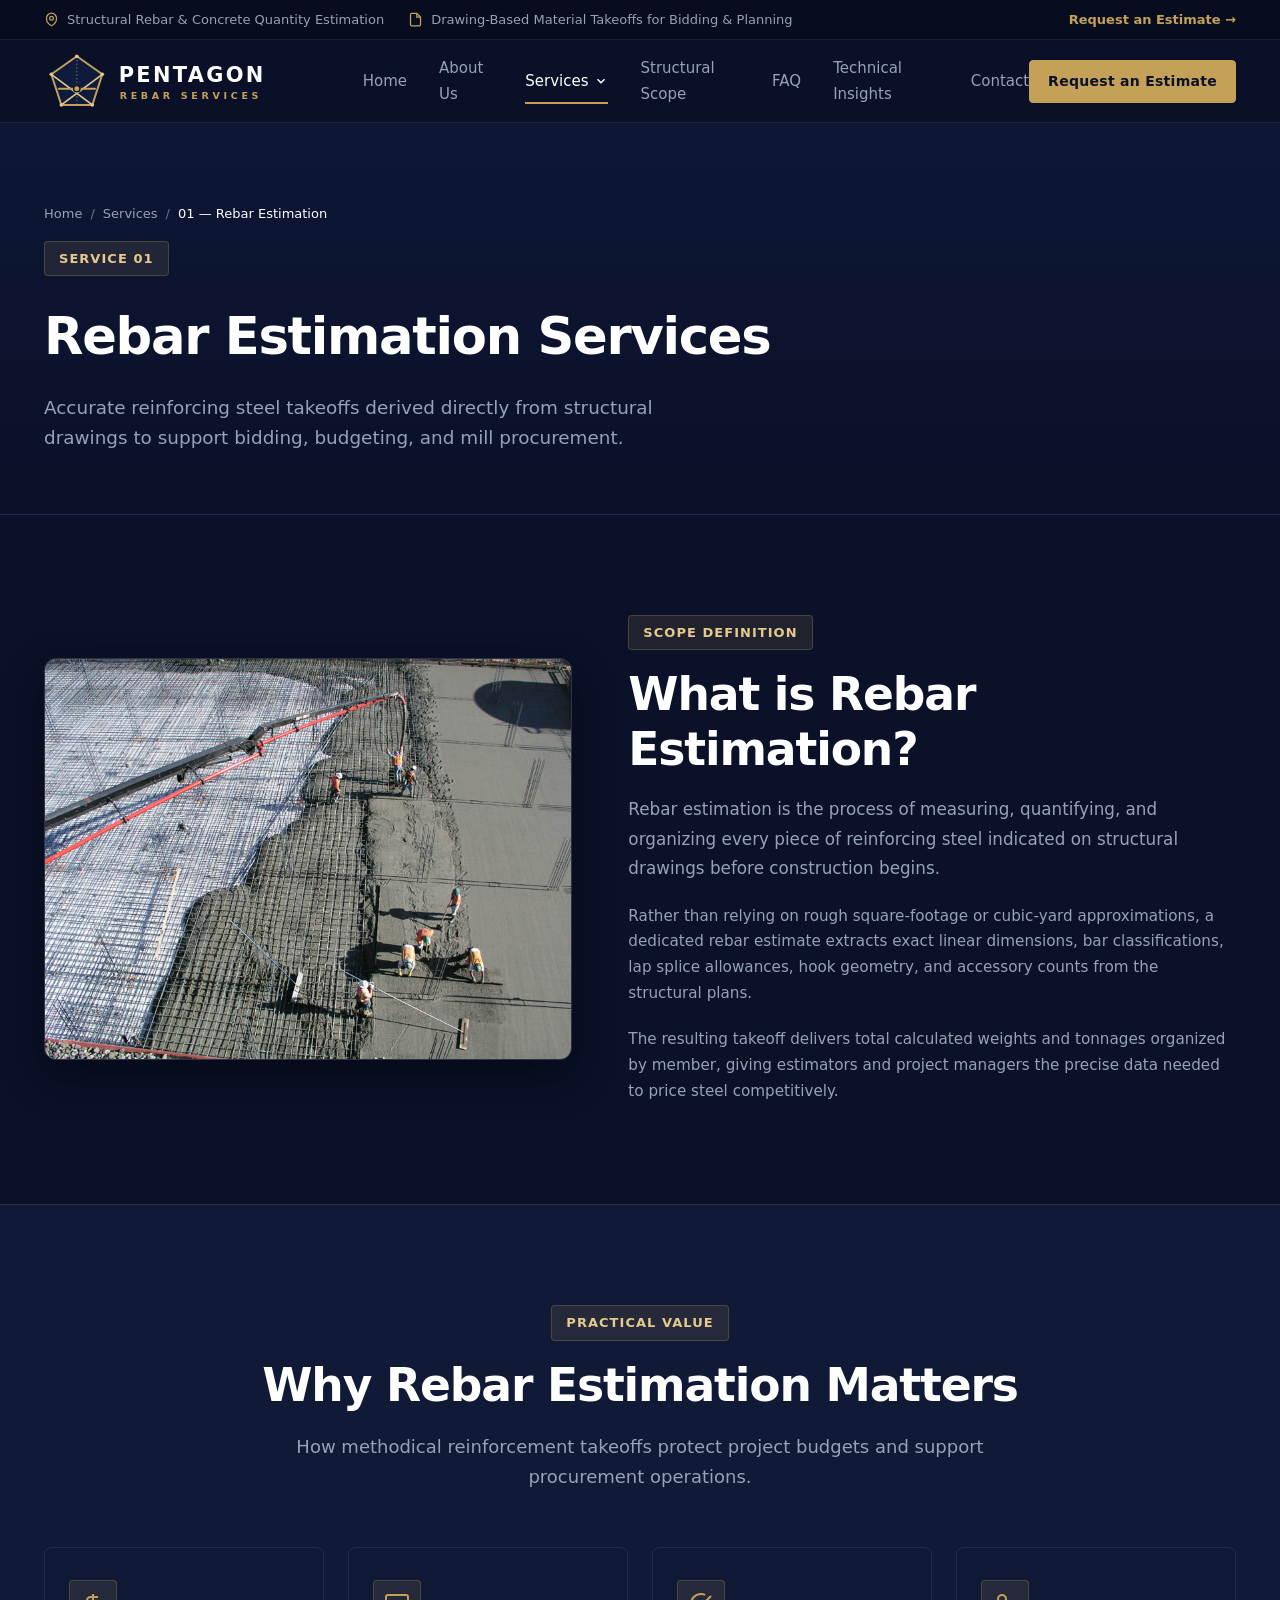
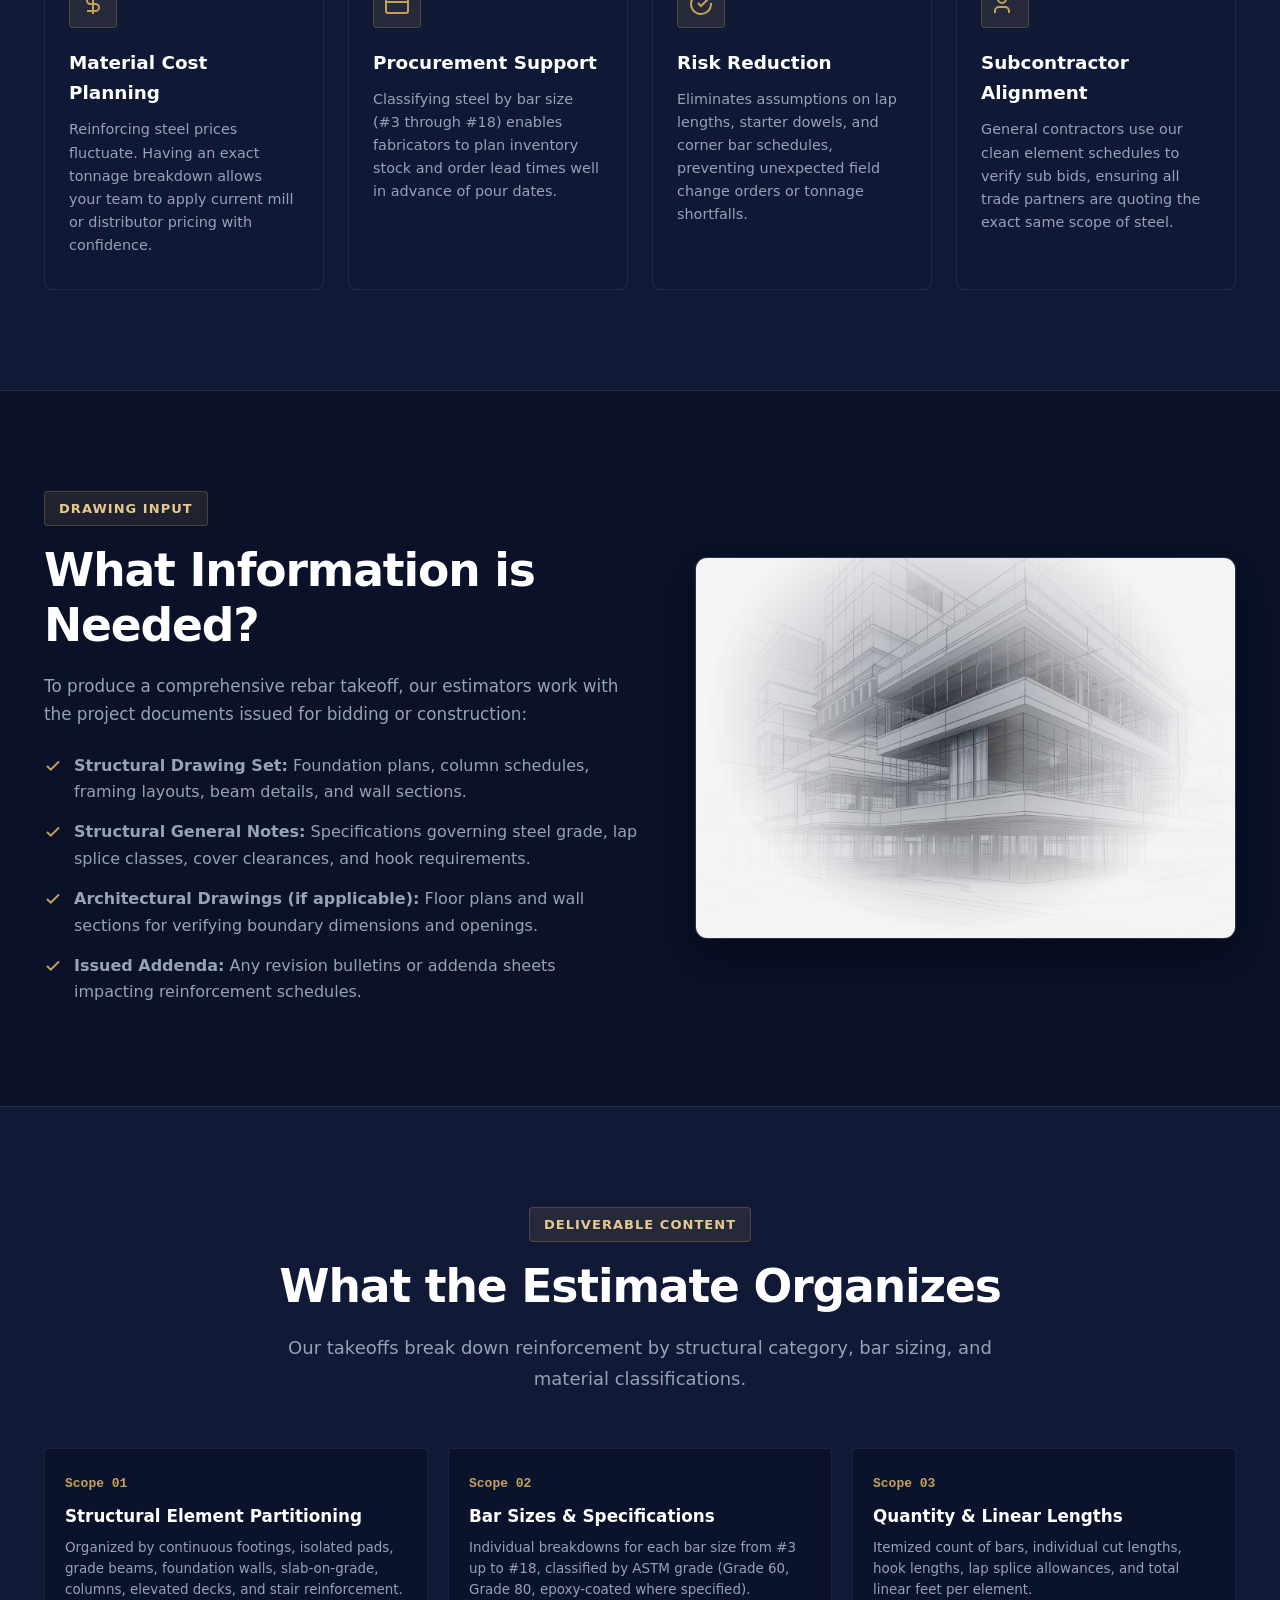
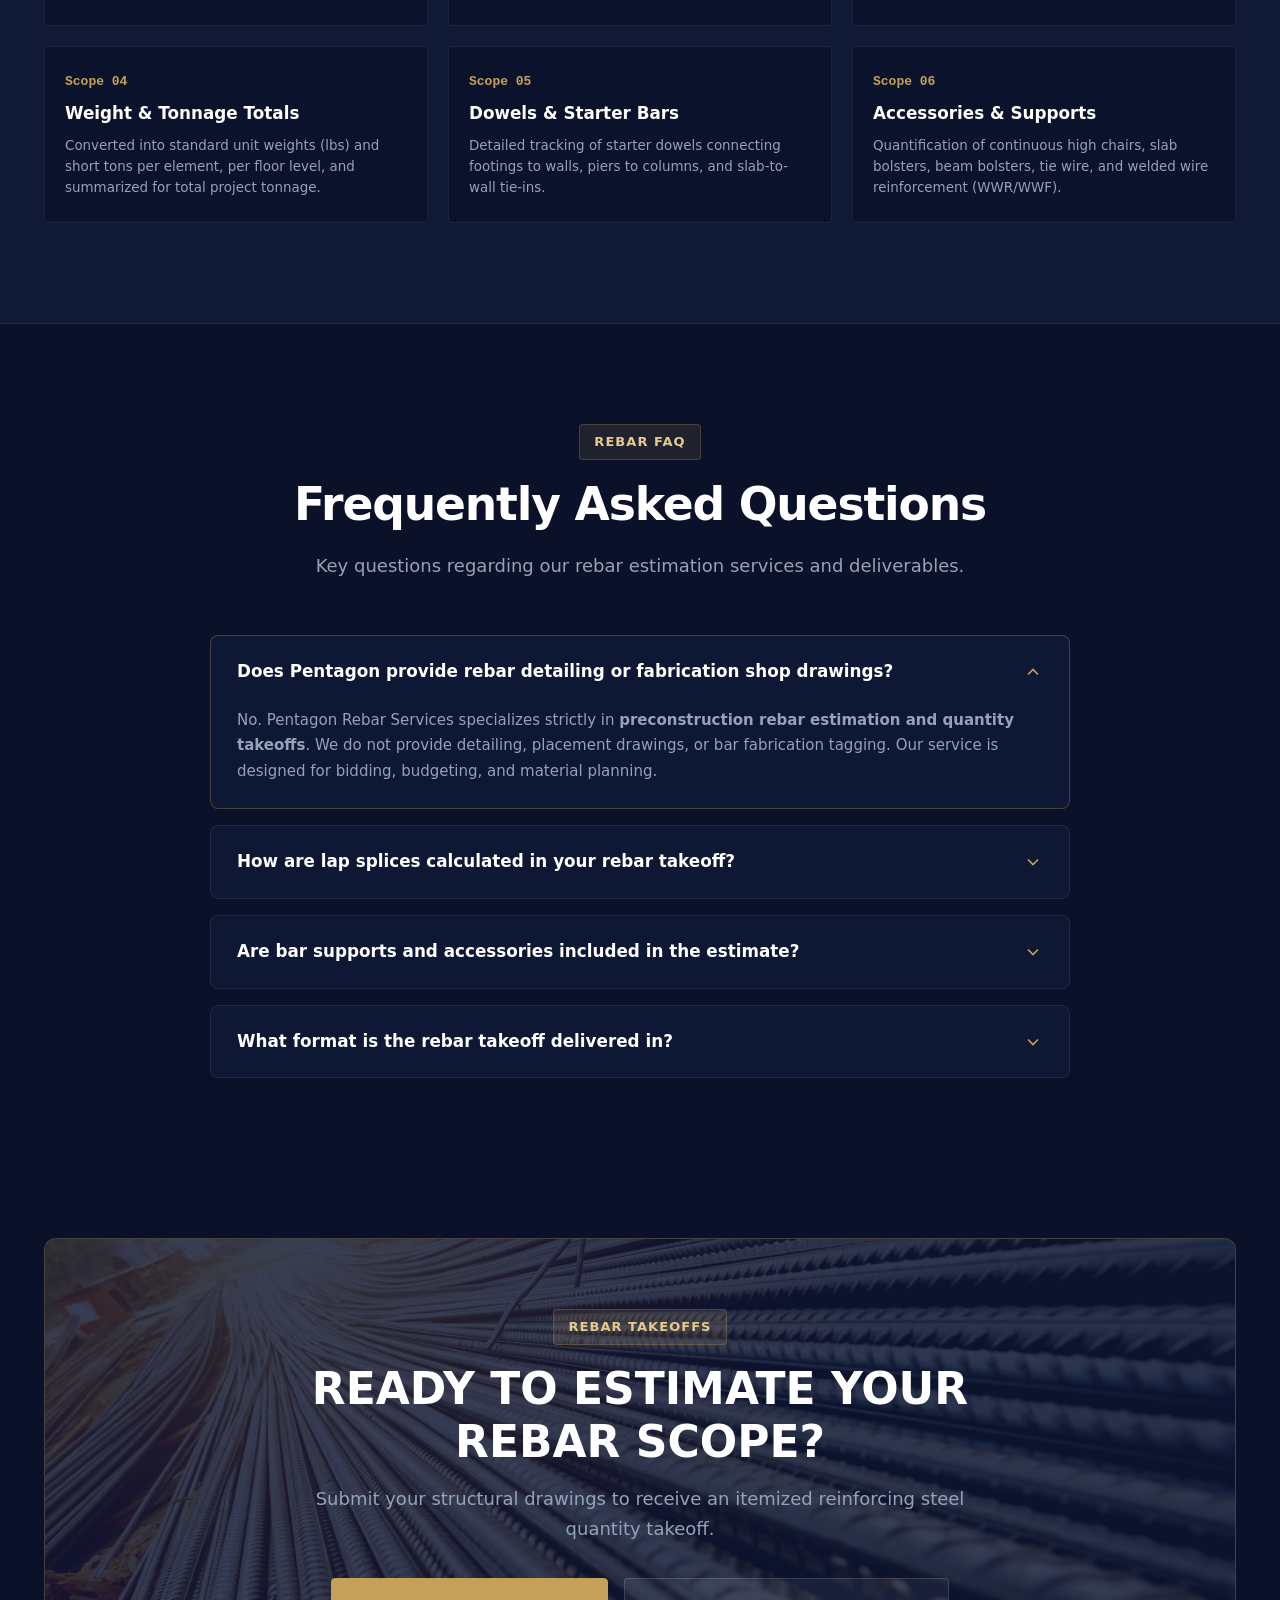
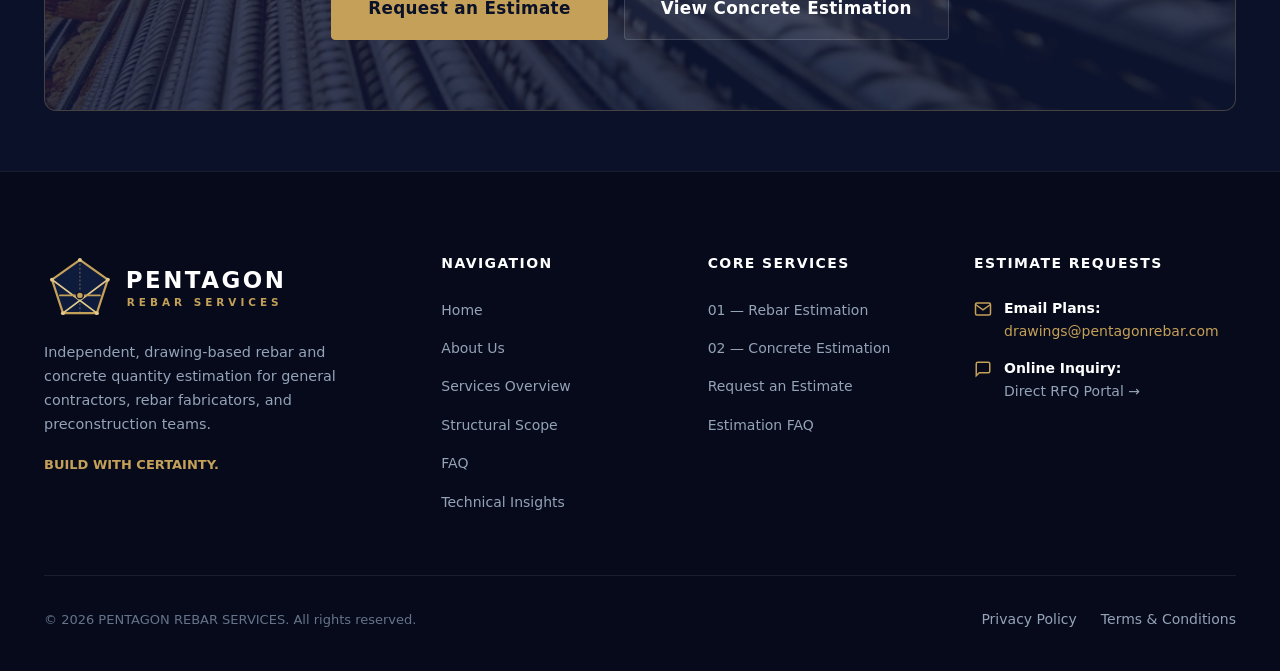
<file: rebar-estimation.html>
<!DOCTYPE html>
<html lang="en">
<head>
  <meta charset="UTF-8">
  <meta http-equiv="X-UA-Compatible" content="IE=edge">
  <meta name="viewport" content="width=device-width, initial-scale=1.0">
  <title>Rebar Estimation Services | PENTAGON REBAR SERVICES</title>
  <meta name="description" content="Drawing-based reinforcing steel estimation and tonnage takeoffs by Pentagon Rebar Services. Comprehensive bar lists, accessories, and element breakdowns.">
  <meta name="keywords" content="Rebar Estimation, Reinforcing Steel Takeoff, Bar Lists, Rebar Tonnage, Structural Steel Estimation, Preconstruction Rebar">
  <meta name="author" content="PENTAGON REBAR SERVICES">
  <meta name="robots" content="index, follow">

  <!-- Open Graph -->
  <meta property="og:title" content="Rebar Estimation Services | PENTAGON REBAR SERVICES">
  <meta property="og:description" content="Comprehensive drawing-based reinforcing steel takeoffs. Build with Certainty.">
  <meta property="og:type" content="website">

  <!-- Favicon -->
  <link rel="icon" href="assets/images/favicon.svg" type="image/svg+xml">
  <link rel="shortcut icon" href="assets/images/favicon.svg" type="image/svg+xml">

  <!-- Master Stylesheet -->
  <link rel="stylesheet" href="assets/css/main.css">
</head>
<body>

  <!-- Top Utility Information Strip -->
  <div class="top-bar">
    <div class="container">
      <div class="top-bar-content">
        <div class="top-bar-items">
          <div class="top-bar-item">
            <svg width="15" height="15" viewBox="0 0 24 24" fill="none" stroke="currentColor" stroke-width="2"><path d="M12 22s-8-4.5-8-11.8A8 8 0 0 1 12 2a8 8 0 0 1 8 8.2c0 7.3-8 11.8-8 11.8z"/><circle cx="12" cy="10" r="3"/></svg>
            <span>Structural Rebar &amp; Concrete Quantity Estimation</span>
          </div>
          <div class="top-bar-item">
            <svg width="15" height="15" viewBox="0 0 24 24" fill="none" stroke="currentColor" stroke-width="2"><path d="M14 2H6a2 2 0 0 0-2 2v16a2 2 0 0 0 2 2h12a2 2 0 0 0 2-2V8z"/><polyline points="14 2 14 8 20 8"/></svg>
            <span>Drawing-Based Material Takeoffs for Bidding &amp; Planning</span>
          </div>
        </div>
        <div class="top-bar-items">
          <div class="top-bar-item">
            <a href="contact.html" style="color: var(--accent-gold); font-weight: 600;">Request an Estimate &rarr;</a>
          </div>
        </div>
      </div>
    </div>
  </div>

  <!-- Header & Navigation -->
  <header class="header-main">
    <div class="container">
      <nav class="navbar">
        <a href="index.html" class="brand-logo" aria-label="Pentagon Rebar Services Home">
          <img src="assets/images/pentagon-logo.svg" alt="PENTAGON REBAR SERVICES Logo" height="42">
        </a>

        <!-- Desktop Navigation -->
        <ul class="nav-menu">
          <li><a href="index.html" class="nav-link">Home</a></li>
          <li><a href="about.html" class="nav-link">About Us</a></li>
          <li class="nav-item-dropdown">
            <a href="services.html" class="nav-link dropdown-trigger active">
              Services
              <svg width="14" height="14" viewBox="0 0 24 24" fill="none" stroke="currentColor" stroke-width="2.5"><polyline points="6 9 12 15 18 9"/></svg>
            </a>
            <div class="dropdown-menu">
              <a href="rebar-estimation.html" class="dropdown-item">
                <span class="dropdown-item-num">01</span>
                <div>
                  <div class="dropdown-item-title">Rebar Estimation</div>
                  <div class="dropdown-item-desc">Tonnage takeoffs, bar sizes, accessories &amp; element lists</div>
                </div>
              </a>
              <a href="concrete-estimation.html" class="dropdown-item">
                <span class="dropdown-item-num">02</span>
                <div>
                  <div class="dropdown-item-title">Concrete Estimation</div>
                  <div class="dropdown-item-desc">Cubic yardage, element takeoffs &amp; pour segmentation</div>
                </div>
              </a>
              <a href="services.html" class="dropdown-item" style="border-top: 1px solid var(--border-subtle); margin-top: 4px; padding-top: 10px;">
                <div class="dropdown-item-title" style="color: var(--accent-gold); font-size: 0.8125rem;">View Both Services Overview &rarr;</div>
              </a>
            </div>
          </li>
          <li><a href="projects.html" class="nav-link">Structural Scope</a></li>
          <li><a href="faq.html" class="nav-link">FAQ</a></li>
          <li><a href="insights.html" class="nav-link">Technical Insights</a></li>
          <li><a href="contact.html" class="nav-link">Contact</a></li>
        </ul>

        <!-- Action Button & Mobile Toggle -->
        <div style="display: flex; align-items: center; gap: 16px;">
          <a href="contact.html" class="btn btn-primary btn-sm d-none d-md-inline-flex">Request an Estimate</a>
          <button class="mobile-toggle" aria-label="Toggle Mobile Menu">
            <svg width="24" height="24" viewBox="0 0 24 24" fill="none" stroke="currentColor" stroke-width="2"><line x1="3" y1="12" x2="21" y2="12"/><line x1="3" y1="6" x2="21" y2="6"/><line x1="3" y1="18" x2="21" y2="18"/></svg>
          </button>
        </div>
      </nav>
    </div>
  </header>

  <!-- Mobile Drawer Navigation -->
  <div class="mobile-drawer-overlay"></div>
  <aside class="mobile-drawer">
    <div class="mobile-drawer-header">
      <img src="assets/images/pentagon-logo.svg" alt="PENTAGON Logo" height="34">
      <button class="mobile-drawer-close" aria-label="Close Mobile Menu" style="color: #FFFFFF;">
        <svg width="24" height="24" viewBox="0 0 24 24" fill="none" stroke="currentColor" stroke-width="2"><line x1="18" y1="6" x2="6" y2="18"/><line x1="6" y1="6" x2="18" y2="18"/></svg>
      </button>
    </div>
    <div class="mobile-drawer-links">
      <a href="index.html" class="mobile-drawer-link">Home</a>
      <a href="about.html" class="mobile-drawer-link">About Us</a>
      <a href="services.html" class="mobile-drawer-link">Services Overview</a>
      <a href="rebar-estimation.html" class="mobile-drawer-link active" style="padding-left: 16px; font-size: 0.95rem; color: var(--accent-gold);">&bull; 01 Rebar Estimation</a>
      <a href="concrete-estimation.html" class="mobile-drawer-link" style="padding-left: 16px; font-size: 0.95rem; color: var(--accent-gold);">&bull; 02 Concrete Estimation</a>
      <a href="projects.html" class="mobile-drawer-link">Structural Scope</a>
      <a href="faq.html" class="mobile-drawer-link">FAQ</a>
      <a href="insights.html" class="mobile-drawer-link">Technical Insights</a>
      <a href="contact.html" class="mobile-drawer-link">Contact</a>
      <div style="margin-top: 24px;">
        <a href="contact.html" class="btn btn-primary" style="width: 100%;">Request an Estimate</a>
      </div>
    </div>
  </aside>

  <!-- Page Header -->
  <section class="inner-page-header">
    <div class="container">
      <nav class="breadcrumbs-nav" aria-label="Breadcrumb">
        <a href="index.html">Home</a>
        <span>/</span>
        <a href="services.html">Services</a>
        <span>/</span>
        <span style="color: #FFFFFF;">01 — Rebar Estimation</span>
      </nav>
      <div class="badge">Service 01</div>
      <h1 class="inner-page-title">Rebar Estimation Services</h1>
      <p class="inner-page-lead">
        Accurate reinforcing steel takeoffs derived directly from structural drawings to support bidding, budgeting, and mill procurement.
      </p>
    </div>
  </section>

  <!-- What is Rebar Estimation -->
  <section class="section">
    <div class="container">
      <div style="display: grid; grid-template-columns: 1fr 1.15fr; gap: 56px; align-items: center;">
        <div>
          <div style="border-radius: var(--radius-lg); overflow: hidden; border: 1px solid var(--border-medium); box-shadow: 0 16px 40px rgba(0,0,0,0.4);">
            <img src="assets/images/structural-rebar.jpg" alt="Structural rebar reinforcement cages and tied bars" style="width: 100%; height: 400px; object-fit: cover;">
          </div>
        </div>
        <div>
          <div class="badge">Scope Definition</div>
          <h2 class="section-title">What is Rebar Estimation?</h2>
          <p style="font-size: 1.05rem; color: var(--text-secondary); line-height: 1.75; margin-bottom: 20px;">
            Rebar estimation is the process of measuring, quantifying, and organizing every piece of reinforcing steel indicated on structural drawings before construction begins.
          </p>
          <p style="font-size: 0.95rem; color: var(--text-secondary); line-height: 1.7; margin-bottom: 20px;">
            Rather than relying on rough square-footage or cubic-yard approximations, a dedicated rebar estimate extracts exact linear dimensions, bar classifications, lap splice allowances, hook geometry, and accessory counts from the structural plans.
          </p>
          <p style="font-size: 0.95rem; color: var(--text-secondary); line-height: 1.7;">
            The resulting takeoff delivers total calculated weights and tonnages organized by member, giving estimators and project managers the precise data needed to price steel competitively.
          </p>
        </div>
      </div>
    </div>
  </section>

  <!-- Why Rebar Estimation Matters -->
  <section class="section" style="background: var(--bg-surface); border-top: 1px solid var(--border-subtle); border-bottom: 1px solid var(--border-subtle);">
    <div class="container">
      <div class="section-header">
        <div class="badge">Practical Value</div>
        <h2 class="section-title">Why Rebar Estimation Matters</h2>
        <p class="section-subtitle">
          How methodical reinforcement takeoffs protect project budgets and support procurement operations.
        </p>
      </div>

      <div class="pillars-grid">
        <div class="pillar-card">
          <div class="pillar-icon">
            <svg width="24" height="24" viewBox="0 0 24 24" fill="none" stroke="currentColor" stroke-width="2"><path d="M12 2v20M17 5H9.5a3.5 3.5 0 0 0 0 7h5a3.5 3.5 0 0 1 0 7H6"/></svg>
          </div>
          <h3 class="pillar-title">Material Cost Planning</h3>
          <p class="pillar-desc">
            Reinforcing steel prices fluctuate. Having an exact tonnage breakdown allows your team to apply current mill or distributor pricing with confidence.
          </p>
        </div>

        <div class="pillar-card">
          <div class="pillar-icon">
            <svg width="24" height="24" viewBox="0 0 24 24" fill="none" stroke="currentColor" stroke-width="2"><rect x="1" y="3" width="22" height="18" rx="2"/><line x1="1" y1="10" x2="23" y2="10"/></svg>
          </div>
          <h3 class="pillar-title">Procurement Support</h3>
          <p class="pillar-desc">
            Classifying steel by bar size (#3 through #18) enables fabricators to plan inventory stock and order lead times well in advance of pour dates.
          </p>
        </div>

        <div class="pillar-card">
          <div class="pillar-icon">
            <svg width="24" height="24" viewBox="0 0 24 24" fill="none" stroke="currentColor" stroke-width="2"><path d="M22 11.08V12a10 10 0 1 1-5.93-9.14"/><polyline points="22 4 12 14.01 9 11.01"/></svg>
          </div>
          <h3 class="pillar-title">Risk Reduction</h3>
          <p class="pillar-desc">
            Eliminates assumptions on lap lengths, starter dowels, and corner bar schedules, preventing unexpected field change orders or tonnage shortfalls.
          </p>
        </div>

        <div class="pillar-card">
          <div class="pillar-icon">
            <svg width="24" height="24" viewBox="0 0 24 24" fill="none" stroke="currentColor" stroke-width="2"><path d="M16 21v-2a4 4 0 0 0-4-4H6a4 4 0 0 0-4 4v2"/><circle cx="9" cy="7" r="4"/></svg>
          </div>
          <h3 class="pillar-title">Subcontractor Alignment</h3>
          <p class="pillar-desc">
            General contractors use our clean element schedules to verify sub bids, ensuring all trade partners are quoting the exact same scope of steel.
          </p>
        </div>
      </div>
    </div>
  </section>

  <!-- What Information is Needed -->
  <section class="section">
    <div class="container">
      <div style="display: grid; grid-template-columns: 1.1fr 1fr; gap: 56px; align-items: center;">
        <div>
          <div class="badge">Drawing Input</div>
          <h2 class="section-title">What Information is Needed?</h2>
          <p style="font-size: 1.05rem; color: var(--text-secondary); line-height: 1.7; margin-bottom: 24px;">
            To produce a comprehensive rebar takeoff, our estimators work with the project documents issued for bidding or construction:
          </p>
          <ul style="display: flex; flex-direction: column; gap: 14px;">
            <li style="display: flex; gap: 12px; align-items: flex-start; color: var(--text-secondary);">
              <svg width="18" height="18" viewBox="0 0 24 24" fill="none" stroke="currentColor" stroke-width="2.5" style="color: var(--accent-gold); flex-shrink: 0; margin-top: 4px;"><polyline points="20 6 9 17 4 12"/></svg>
              <span><strong>Structural Drawing Set:</strong> Foundation plans, column schedules, framing layouts, beam details, and wall sections.</span>
            </li>
            <li style="display: flex; gap: 12px; align-items: flex-start; color: var(--text-secondary);">
              <svg width="18" height="18" viewBox="0 0 24 24" fill="none" stroke="currentColor" stroke-width="2.5" style="color: var(--accent-gold); flex-shrink: 0; margin-top: 4px;"><polyline points="20 6 9 17 4 12"/></svg>
              <span><strong>Structural General Notes:</strong> Specifications governing steel grade, lap splice classes, cover clearances, and hook requirements.</span>
            </li>
            <li style="display: flex; gap: 12px; align-items: flex-start; color: var(--text-secondary);">
              <svg width="18" height="18" viewBox="0 0 24 24" fill="none" stroke="currentColor" stroke-width="2.5" style="color: var(--accent-gold); flex-shrink: 0; margin-top: 4px;"><polyline points="20 6 9 17 4 12"/></svg>
              <span><strong>Architectural Drawings (if applicable):</strong> Floor plans and wall sections for verifying boundary dimensions and openings.</span>
            </li>
            <li style="display: flex; gap: 12px; align-items: flex-start; color: var(--text-secondary);">
              <svg width="18" height="18" viewBox="0 0 24 24" fill="none" stroke="currentColor" stroke-width="2.5" style="color: var(--accent-gold); flex-shrink: 0; margin-top: 4px;"><polyline points="20 6 9 17 4 12"/></svg>
              <span><strong>Issued Addenda:</strong> Any revision bulletins or addenda sheets impacting reinforcement schedules.</span>
            </li>
          </ul>
        </div>
        <div>
          <div style="border-radius: var(--radius-lg); overflow: hidden; border: 1px solid var(--border-medium); box-shadow: 0 16px 40px rgba(0,0,0,0.4);">
            <img src="assets/images/engineering-plans.png" alt="Engineering blueprints and structural plan review" style="width: 100%; height: 380px; object-fit: cover;">
          </div>
        </div>
      </div>
    </div>
  </section>

  <!-- What Can the Estimate Organize? -->
  <section class="section" style="background: var(--bg-surface); border-top: 1px solid var(--border-subtle); border-bottom: 1px solid var(--border-subtle);">
    <div class="container">
      <div class="section-header">
        <div class="badge">Deliverable Content</div>
        <h2 class="section-title">What the Estimate Organizes</h2>
        <p class="section-subtitle">
          Our takeoffs break down reinforcement by structural category, bar sizing, and material classifications.
        </p>
      </div>

      <div class="deliverable-categories-grid">
        <div class="deliverable-category-box">
          <div class="deliverable-cat-num">Scope 01</div>
          <h4 class="deliverable-cat-title">Structural Element Partitioning</h4>
          <p class="deliverable-cat-desc">
            Organized by continuous footings, isolated pads, grade beams, foundation walls, slab-on-grade, columns, elevated decks, and stair reinforcement.
          </p>
        </div>

        <div class="deliverable-category-box">
          <div class="deliverable-cat-num">Scope 02</div>
          <h4 class="deliverable-cat-title">Bar Sizes &amp; Specifications</h4>
          <p class="deliverable-cat-desc">
            Individual breakdowns for each bar size from #3 up to #18, classified by ASTM grade (Grade 60, Grade 80, epoxy-coated where specified).
          </p>
        </div>

        <div class="deliverable-category-box">
          <div class="deliverable-cat-num">Scope 03</div>
          <h4 class="deliverable-cat-title">Quantity &amp; Linear Lengths</h4>
          <p class="deliverable-cat-desc">
            Itemized count of bars, individual cut lengths, hook lengths, lap splice allowances, and total linear feet per element.
          </p>
        </div>

        <div class="deliverable-category-box">
          <div class="deliverable-cat-num">Scope 04</div>
          <h4 class="deliverable-cat-title">Weight &amp; Tonnage Totals</h4>
          <p class="deliverable-cat-desc">
            Converted into standard unit weights (lbs) and short tons per element, per floor level, and summarized for total project tonnage.
          </p>
        </div>

        <div class="deliverable-category-box">
          <div class="deliverable-cat-num">Scope 05</div>
          <h4 class="deliverable-cat-title">Dowels &amp; Starter Bars</h4>
          <p class="deliverable-cat-desc">
            Detailed tracking of starter dowels connecting footings to walls, piers to columns, and slab-to-wall tie-ins.
          </p>
        </div>

        <div class="deliverable-category-box">
          <div class="deliverable-cat-num">Scope 06</div>
          <h4 class="deliverable-cat-title">Accessories &amp; Supports</h4>
          <p class="deliverable-cat-desc">
            Quantification of continuous high chairs, slab bolsters, beam bolsters, tie wire, and welded wire reinforcement (WWR/WWF).
          </p>
        </div>
      </div>
    </div>
  </section>

  <!-- Rebar FAQ Section -->
  <section class="section">
    <div class="container">
      <div class="section-header">
        <div class="badge">Rebar FAQ</div>
        <h2 class="section-title">Frequently Asked Questions</h2>
        <p class="section-subtitle">
          Key questions regarding our rebar estimation services and deliverables.
        </p>
      </div>

      <div class="faq-wrap">
        <div class="faq-card open">
          <button class="faq-header-btn" type="button">
            <span>Does Pentagon provide rebar detailing or fabrication shop drawings?</span>
            <svg width="20" height="20" viewBox="0 0 24 24" fill="none" stroke="currentColor" stroke-width="2"><polyline points="6 9 12 15 18 9"/></svg>
          </button>
          <div class="faq-body-text">
            No. Pentagon Rebar Services specializes strictly in <strong>preconstruction rebar estimation and quantity takeoffs</strong>. We do not provide detailing, placement drawings, or bar fabrication tagging. Our service is designed for bidding, budgeting, and material planning.
          </div>
        </div>

        <div class="faq-card">
          <button class="faq-header-btn" type="button">
            <span>How are lap splices calculated in your rebar takeoff?</span>
            <svg width="20" height="20" viewBox="0 0 24 24" fill="none" stroke="currentColor" stroke-width="2"><polyline points="6 9 12 15 18 9"/></svg>
          </button>
          <div class="faq-body-text">
            Lap splices are measured strictly in accordance with the structural general notes and lap schedules provided in your drawing set (e.g. Class B tension laps, compression laps, or specific diameter multipliers indicated by the structural engineer).
          </div>
        </div>

        <div class="faq-card">
          <button class="faq-header-btn" type="button">
            <span>Are bar supports and accessories included in the estimate?</span>
            <svg width="20" height="20" viewBox="0 0 24 24" fill="none" stroke="currentColor" stroke-width="2"><polyline points="6 9 12 15 18 9"/></svg>
          </button>
          <div class="faq-body-text">
            Yes. When requested, we include accessory takeoffs covering continuous high chairs, slab bolsters, standees, and tie wire allowances based on drawing specifications.
          </div>
        </div>

        <div class="faq-card">
          <button class="faq-header-btn" type="button">
            <span>What format is the rebar takeoff delivered in?</span>
            <svg width="20" height="20" viewBox="0 0 24 24" fill="none" stroke="currentColor" stroke-width="2"><polyline points="6 9 12 15 18 9"/></svg>
          </button>
          <div class="faq-body-text">
            Deliverables are provided in clean digital spreadsheets (Excel / CSV) with summary tabs and detailed element tabs ready for your bidding worksheets.
          </div>
        </div>
      </div>
    </div>
  </section>

  <!-- Final CTA -->
  <section class="section-sm">
    <div class="container">
      <div class="cta-banner-box">
        <img src="assets/images/construction-hero.jpg" alt="Construction site" class="cta-banner-bg">
        <div class="cta-banner-content">
          <div class="badge">Rebar Takeoffs</div>
          <h2 class="cta-banner-title">READY TO ESTIMATE YOUR REBAR SCOPE?</h2>
          <p class="cta-banner-text">
            Submit your structural drawings to receive an itemized reinforcing steel quantity takeoff.
          </p>
          <div style="display: flex; gap: 16px; justify-content: center; flex-wrap: wrap;">
            <a href="contact.html" class="btn btn-primary btn-lg">Request an Estimate</a>
            <a href="concrete-estimation.html" class="btn btn-secondary btn-lg">View Concrete Estimation</a>
          </div>
        </div>
      </div>
    </div>
  </section>

  <!-- Footer -->
  <footer class="footer-area">
    <div class="container">
      <div class="footer-columns-grid">
        <!-- Col 1: Bio -->
        <div>
          <a href="index.html" class="brand-logo">
            <img src="assets/images/pentagon-logo.svg" alt="PENTAGON REBAR SERVICES" height="38">
          </a>
          <p class="footer-bio-text">
            Independent, drawing-based rebar and concrete quantity estimation for general contractors, rebar fabricators, and preconstruction teams.
          </p>
          <div style="margin-top: 18px; font-size: 0.8125rem; color: var(--accent-gold); font-weight: 600;">
            BUILD WITH CERTAINTY.
          </div>
        </div>

        <!-- Col 2: Navigation -->
        <div>
          <div class="footer-col-heading">Navigation</div>
          <ul class="footer-nav-list">
            <li><a href="index.html" class="footer-nav-link">Home</a></li>
            <li><a href="about.html" class="footer-nav-link">About Us</a></li>
            <li><a href="services.html" class="footer-nav-link">Services Overview</a></li>
            <li><a href="projects.html" class="footer-nav-link">Structural Scope</a></li>
            <li><a href="faq.html" class="footer-nav-link">FAQ</a></li>
            <li><a href="insights.html" class="footer-nav-link">Technical Insights</a></li>
          </ul>
        </div>

        <!-- Col 3: Services -->
        <div>
          <div class="footer-col-heading">Core Services</div>
          <ul class="footer-nav-list">
            <li><a href="rebar-estimation.html" class="footer-nav-link">01 — Rebar Estimation</a></li>
            <li><a href="concrete-estimation.html" class="footer-nav-link">02 — Concrete Estimation</a></li>
            <li><a href="contact.html" class="footer-nav-link">Request an Estimate</a></li>
            <li><a href="faq.html" class="footer-nav-link">Estimation FAQ</a></li>
          </ul>
        </div>

        <!-- Col 4: Contact Info -->
        <div>
          <div class="footer-col-heading">Estimate Requests</div>
          <div class="footer-contact-row">
            <svg width="18" height="18" viewBox="0 0 24 24" fill="none" stroke="currentColor" stroke-width="2"><path d="M4 4h16c1.1 0 2 .9 2 2v12c0 1.1-.9 2-2 2H4c-1.1 0-2-.9-2-2V6c0-1.1.9-2 2-2z"/><polyline points="22,6 12,13 2,6"/></svg>
            <div>
              <div style="color: #FFFFFF; font-weight: 600;">Email Plans:</div>
              <a href="mailto:drawings@pentagonrebar.com" style="color: var(--accent-gold);">drawings@pentagonrebar.com</a>
            </div>
          </div>
          <div class="footer-contact-row">
            <svg width="18" height="18" viewBox="0 0 24 24" fill="none" stroke="currentColor" stroke-width="2"><path d="M21 15a2 2 0 0 1-2 2H7l-4 4V5a2 2 0 0 1 2-2h14a2 2 0 0 1 2 2z"/></svg>
            <div>
              <div style="color: #FFFFFF; font-weight: 600;">Online Inquiry:</div>
              <a href="contact.html" style="color: var(--text-secondary);">Direct RFQ Portal &rarr;</a>
            </div>
          </div>
        </div>
      </div>

      <!-- Footer Bottom -->
      <div class="footer-bottom-bar">
        <div>
          &copy; 2026 PENTAGON REBAR SERVICES. All rights reserved.
        </div>
        <div class="footer-bottom-legal">
          <a href="privacy-policy.html" class="footer-nav-link">Privacy Policy</a>
          <a href="terms-and-conditions.html" class="footer-nav-link">Terms &amp; Conditions</a>
        </div>
      </div>
    </div>
  </footer>

  <!-- Back to Top Button -->
  <button class="back-to-top" aria-label="Back to top">
    <svg width="20" height="20" viewBox="0 0 24 24" fill="none" stroke="currentColor" stroke-width="2.5"><polyline points="18 15 12 9 6 15"/></svg>
  </button>

  <!-- Script -->
  <script src="assets/js/main.js"></script>
</body>
</html>
</file>
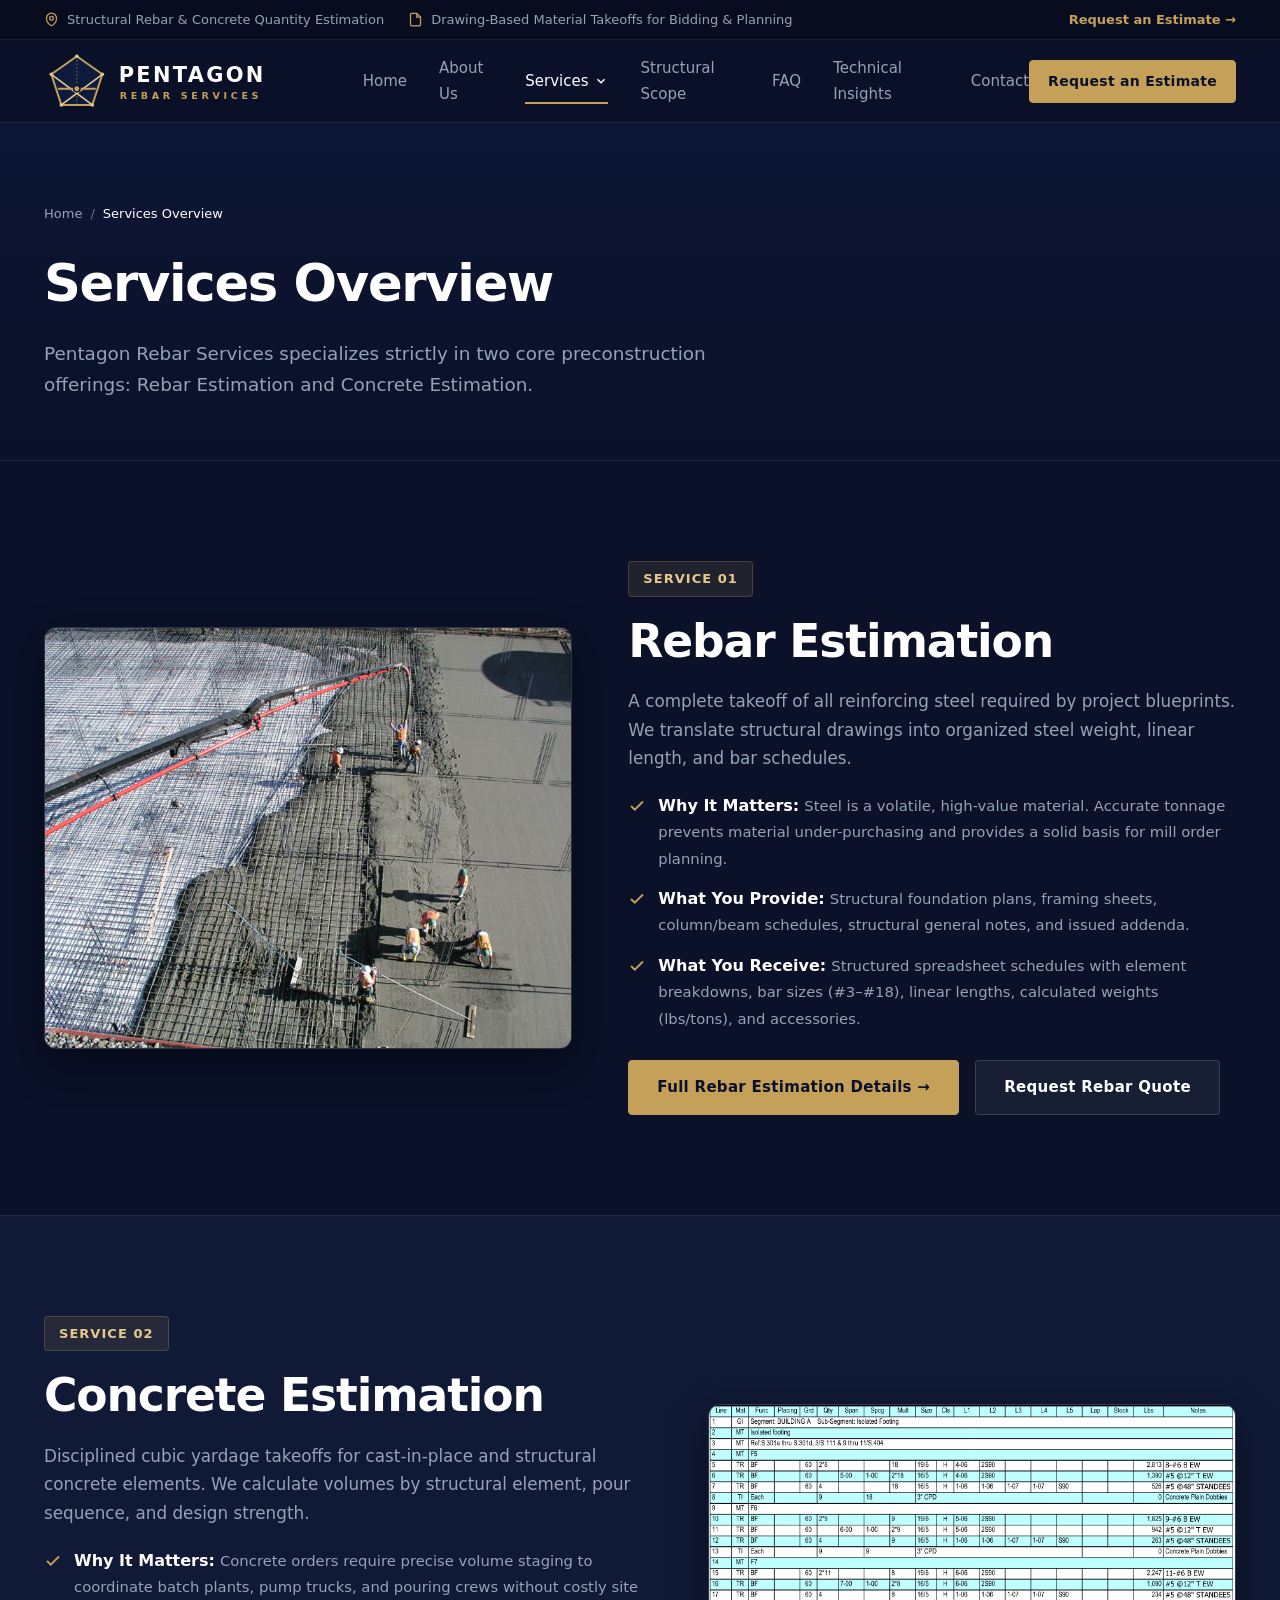
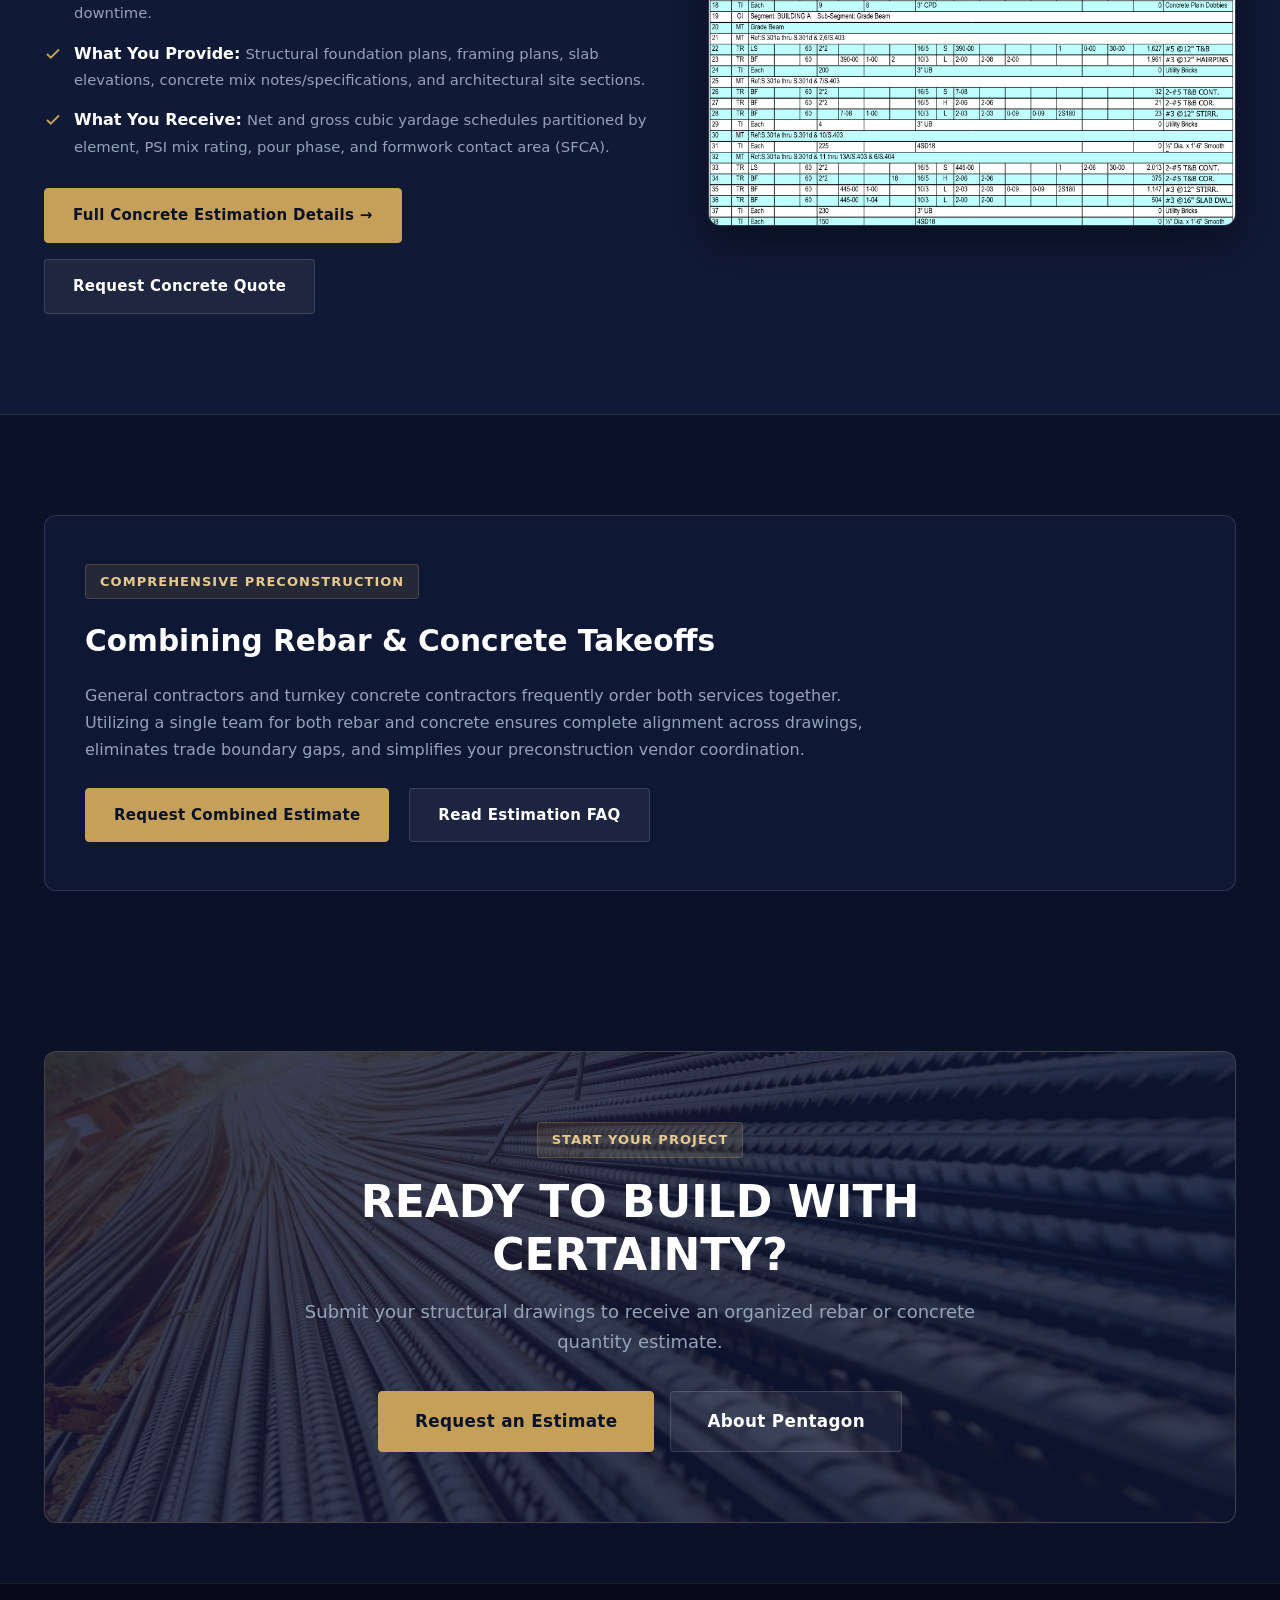
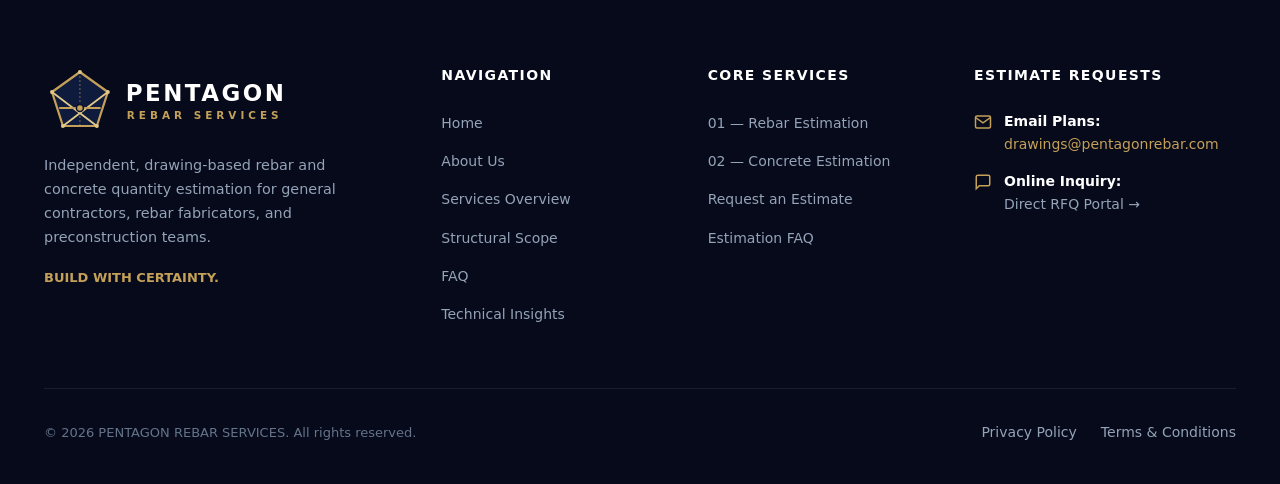
<file: services.html>
<!DOCTYPE html>
<html lang="en">
<head>
  <meta charset="UTF-8">
  <meta http-equiv="X-UA-Compatible" content="IE=edge">
  <meta name="viewport" content="width=device-width, initial-scale=1.0">
  <title>Services Overview | PENTAGON REBAR SERVICES — Rebar &amp; Concrete Estimation</title>
  <meta name="description" content="Explore Pentagon Rebar Services' two dedicated preconstruction estimation services: 01 Rebar Estimation and 02 Concrete Estimation. Itemized material takeoffs based on structural drawings.">
  <meta name="keywords" content="Rebar Estimation Services, Concrete Estimation Services, Quantity Takeoff, Preconstruction Takeoff, Reinforcing Steel Estimation, Concrete Volume">
  <meta name="author" content="PENTAGON REBAR SERVICES">
  <meta name="robots" content="index, follow">

  <!-- Open Graph -->
  <meta property="og:title" content="Services Overview | PENTAGON REBAR SERVICES">
  <meta property="og:description" content="Dedicated drawing-based preconstruction estimation for reinforcing steel and structural concrete.">
  <meta property="og:type" content="website">

  <!-- Favicon -->
  <link rel="icon" href="assets/images/favicon.svg" type="image/svg+xml">
  <link rel="shortcut icon" href="assets/images/favicon.svg" type="image/svg+xml">

  <!-- Master Stylesheet -->
  <link rel="stylesheet" href="assets/css/main.css">
</head>
<body>

  <!-- Top Utility Information Strip -->
  <div class="top-bar">
    <div class="container">
      <div class="top-bar-content">
        <div class="top-bar-items">
          <div class="top-bar-item">
            <svg width="15" height="15" viewBox="0 0 24 24" fill="none" stroke="currentColor" stroke-width="2"><path d="M12 22s-8-4.5-8-11.8A8 8 0 0 1 12 2a8 8 0 0 1 8 8.2c0 7.3-8 11.8-8 11.8z"/><circle cx="12" cy="10" r="3"/></svg>
            <span>Structural Rebar &amp; Concrete Quantity Estimation</span>
          </div>
          <div class="top-bar-item">
            <svg width="15" height="15" viewBox="0 0 24 24" fill="none" stroke="currentColor" stroke-width="2"><path d="M14 2H6a2 2 0 0 0-2 2v16a2 2 0 0 0 2 2h12a2 2 0 0 0 2-2V8z"/><polyline points="14 2 14 8 20 8"/></svg>
            <span>Drawing-Based Material Takeoffs for Bidding &amp; Planning</span>
          </div>
        </div>
        <div class="top-bar-items">
          <div class="top-bar-item">
            <a href="contact.html" style="color: var(--accent-gold); font-weight: 600;">Request an Estimate &rarr;</a>
          </div>
        </div>
      </div>
    </div>
  </div>

  <!-- Header & Navigation -->
  <header class="header-main">
    <div class="container">
      <nav class="navbar">
        <a href="index.html" class="brand-logo" aria-label="Pentagon Rebar Services Home">
          <img src="assets/images/pentagon-logo.svg" alt="PENTAGON REBAR SERVICES Logo" height="42">
        </a>

        <!-- Desktop Navigation -->
        <ul class="nav-menu">
          <li><a href="index.html" class="nav-link">Home</a></li>
          <li><a href="about.html" class="nav-link">About Us</a></li>
          <li class="nav-item-dropdown">
            <a href="services.html" class="nav-link dropdown-trigger active">
              Services
              <svg width="14" height="14" viewBox="0 0 24 24" fill="none" stroke="currentColor" stroke-width="2.5"><polyline points="6 9 12 15 18 9"/></svg>
            </a>
            <div class="dropdown-menu">
              <a href="rebar-estimation.html" class="dropdown-item">
                <span class="dropdown-item-num">01</span>
                <div>
                  <div class="dropdown-item-title">Rebar Estimation</div>
                  <div class="dropdown-item-desc">Tonnage takeoffs, bar sizes, accessories &amp; element lists</div>
                </div>
              </a>
              <a href="concrete-estimation.html" class="dropdown-item">
                <span class="dropdown-item-num">02</span>
                <div>
                  <div class="dropdown-item-title">Concrete Estimation</div>
                  <div class="dropdown-item-desc">Cubic yardage, element takeoffs &amp; pour segmentation</div>
                </div>
              </a>
              <a href="services.html" class="dropdown-item" style="border-top: 1px solid var(--border-subtle); margin-top: 4px; padding-top: 10px;">
                <div class="dropdown-item-title" style="color: var(--accent-gold); font-size: 0.8125rem;">View Both Services Overview &rarr;</div>
              </a>
            </div>
          </li>
          <li><a href="projects.html" class="nav-link">Structural Scope</a></li>
          <li><a href="faq.html" class="nav-link">FAQ</a></li>
          <li><a href="insights.html" class="nav-link">Technical Insights</a></li>
          <li><a href="contact.html" class="nav-link">Contact</a></li>
        </ul>

        <!-- Action Button & Mobile Toggle -->
        <div style="display: flex; align-items: center; gap: 16px;">
          <a href="contact.html" class="btn btn-primary btn-sm d-none d-md-inline-flex">Request an Estimate</a>
          <button class="mobile-toggle" aria-label="Toggle Mobile Menu">
            <svg width="24" height="24" viewBox="0 0 24 24" fill="none" stroke="currentColor" stroke-width="2"><line x1="3" y1="12" x2="21" y2="12"/><line x1="3" y1="6" x2="21" y2="6"/><line x1="3" y1="18" x2="21" y2="18"/></svg>
          </button>
        </div>
      </nav>
    </div>
  </header>

  <!-- Mobile Drawer Navigation -->
  <div class="mobile-drawer-overlay"></div>
  <aside class="mobile-drawer">
    <div class="mobile-drawer-header">
      <img src="assets/images/pentagon-logo.svg" alt="PENTAGON Logo" height="34">
      <button class="mobile-drawer-close" aria-label="Close Mobile Menu" style="color: #FFFFFF;">
        <svg width="24" height="24" viewBox="0 0 24 24" fill="none" stroke="currentColor" stroke-width="2"><line x1="18" y1="6" x2="6" y2="18"/><line x1="6" y1="6" x2="18" y2="18"/></svg>
      </button>
    </div>
    <div class="mobile-drawer-links">
      <a href="index.html" class="mobile-drawer-link">Home</a>
      <a href="about.html" class="mobile-drawer-link">About Us</a>
      <a href="services.html" class="mobile-drawer-link active">Services Overview</a>
      <a href="rebar-estimation.html" class="mobile-drawer-link" style="padding-left: 16px; font-size: 0.95rem; color: var(--accent-gold);">&bull; 01 Rebar Estimation</a>
      <a href="concrete-estimation.html" class="mobile-drawer-link" style="padding-left: 16px; font-size: 0.95rem; color: var(--accent-gold);">&bull; 02 Concrete Estimation</a>
      <a href="projects.html" class="mobile-drawer-link">Structural Scope</a>
      <a href="faq.html" class="mobile-drawer-link">FAQ</a>
      <a href="insights.html" class="mobile-drawer-link">Technical Insights</a>
      <a href="contact.html" class="mobile-drawer-link">Contact</a>
      <div style="margin-top: 24px;">
        <a href="contact.html" class="btn btn-primary" style="width: 100%;">Request an Estimate</a>
      </div>
    </div>
  </aside>

  <!-- Page Header -->
  <section class="inner-page-header">
    <div class="container">
      <nav class="breadcrumbs-nav" aria-label="Breadcrumb">
        <a href="index.html">Home</a>
        <span>/</span>
        <span style="color: #FFFFFF;">Services Overview</span>
      </nav>
      <h1 class="inner-page-title">Services Overview</h1>
      <p class="inner-page-lead">
        Pentagon Rebar Services specializes strictly in two core preconstruction offerings: Rebar Estimation and Concrete Estimation.
      </p>
    </div>
  </section>

  <!-- Section 01: Rebar Estimation In-Depth -->
  <section class="section">
    <div class="container">
      <div style="display: grid; grid-template-columns: 1fr 1.15fr; gap: 56px; align-items: center;">
        <div>
          <div style="border-radius: var(--radius-lg); overflow: hidden; border: 1px solid var(--border-medium); box-shadow: 0 16px 40px rgba(0,0,0,0.4);">
            <img src="assets/images/structural-rebar.jpg" alt="Structural reinforcing rebar installed on site" style="width: 100%; height: 420px; object-fit: cover;">
          </div>
        </div>
        <div>
          <div class="badge">Service 01</div>
          <h2 class="section-title">Rebar Estimation</h2>
          <p style="font-size: 1.05rem; color: var(--text-secondary); line-height: 1.7; margin-bottom: 20px;">
            A complete takeoff of all reinforcing steel required by project blueprints. We translate structural drawings into organized steel weight, linear length, and bar schedules.
          </p>

          <div style="display: flex; flex-direction: column; gap: 14px; margin-bottom: 28px;">
            <div style="display: flex; gap: 12px; align-items: flex-start;">
              <svg width="18" height="18" viewBox="0 0 24 24" fill="none" stroke="currentColor" stroke-width="2.5" style="color: var(--accent-gold); flex-shrink: 0; margin-top: 4px;"><polyline points="20 6 9 17 4 12"/></svg>
              <div>
                <strong style="color: #FFFFFF;">Why It Matters:</strong>
                <span style="color: var(--text-secondary); font-size: 0.925rem;"> Steel is a volatile, high-value material. Accurate tonnage prevents material under-purchasing and provides a solid basis for mill order planning.</span>
              </div>
            </div>
            <div style="display: flex; gap: 12px; align-items: flex-start;">
              <svg width="18" height="18" viewBox="0 0 24 24" fill="none" stroke="currentColor" stroke-width="2.5" style="color: var(--accent-gold); flex-shrink: 0; margin-top: 4px;"><polyline points="20 6 9 17 4 12"/></svg>
              <div>
                <strong style="color: #FFFFFF;">What You Provide:</strong>
                <span style="color: var(--text-secondary); font-size: 0.925rem;"> Structural foundation plans, framing sheets, column/beam schedules, structural general notes, and issued addenda.</span>
              </div>
            </div>
            <div style="display: flex; gap: 12px; align-items: flex-start;">
              <svg width="18" height="18" viewBox="0 0 24 24" fill="none" stroke="currentColor" stroke-width="2.5" style="color: var(--accent-gold); flex-shrink: 0; margin-top: 4px;"><polyline points="20 6 9 17 4 12"/></svg>
              <div>
                <strong style="color: #FFFFFF;">What You Receive:</strong>
                <span style="color: var(--text-secondary); font-size: 0.925rem;"> Structured spreadsheet schedules with element breakdowns, bar sizes (#3–#18), linear lengths, calculated weights (lbs/tons), and accessories.</span>
              </div>
            </div>
          </div>

          <div style="display: flex; gap: 16px; flex-wrap: wrap;">
            <a href="rebar-estimation.html" class="btn btn-primary">Full Rebar Estimation Details &rarr;</a>
            <a href="contact.html" class="btn btn-secondary">Request Rebar Quote</a>
          </div>
        </div>
      </div>
    </div>
  </section>

  <!-- Section 02: Concrete Estimation In-Depth -->
  <section class="section" style="background: var(--bg-surface); border-top: 1px solid var(--border-subtle); border-bottom: 1px solid var(--border-subtle);">
    <div class="container">
      <div style="display: grid; grid-template-columns: 1.15fr 1fr; gap: 56px; align-items: center;">
        <div>
          <div class="badge">Service 02</div>
          <h2 class="section-title">Concrete Estimation</h2>
          <p style="font-size: 1.05rem; color: var(--text-secondary); line-height: 1.7; margin-bottom: 20px;">
            Disciplined cubic yardage takeoffs for cast-in-place and structural concrete elements. We calculate volumes by structural element, pour sequence, and design strength.
          </p>

          <div style="display: flex; flex-direction: column; gap: 14px; margin-bottom: 28px;">
            <div style="display: flex; gap: 12px; align-items: flex-start;">
              <svg width="18" height="18" viewBox="0 0 24 24" fill="none" stroke="currentColor" stroke-width="2.5" style="color: var(--accent-gold); flex-shrink: 0; margin-top: 4px;"><polyline points="20 6 9 17 4 12"/></svg>
              <div>
                <strong style="color: #FFFFFF;">Why It Matters:</strong>
                <span style="color: var(--text-secondary); font-size: 0.925rem;"> Concrete orders require precise volume staging to coordinate batch plants, pump trucks, and pouring crews without costly site downtime.</span>
              </div>
            </div>
            <div style="display: flex; gap: 12px; align-items: flex-start;">
              <svg width="18" height="18" viewBox="0 0 24 24" fill="none" stroke="currentColor" stroke-width="2.5" style="color: var(--accent-gold); flex-shrink: 0; margin-top: 4px;"><polyline points="20 6 9 17 4 12"/></svg>
              <div>
                <strong style="color: #FFFFFF;">What You Provide:</strong>
                <span style="color: var(--text-secondary); font-size: 0.925rem;"> Structural foundation plans, framing plans, slab elevations, concrete mix notes/specifications, and architectural site sections.</span>
              </div>
            </div>
            <div style="display: flex; gap: 12px; align-items: flex-start;">
              <svg width="18" height="18" viewBox="0 0 24 24" fill="none" stroke="currentColor" stroke-width="2.5" style="color: var(--accent-gold); flex-shrink: 0; margin-top: 4px;"><polyline points="20 6 9 17 4 12"/></svg>
              <div>
                <strong style="color: #FFFFFF;">What You Receive:</strong>
                <span style="color: var(--text-secondary); font-size: 0.925rem;"> Net and gross cubic yardage schedules partitioned by element, PSI mix rating, pour phase, and formwork contact area (SFCA).</span>
              </div>
            </div>
          </div>

          <div style="display: flex; gap: 16px; flex-wrap: wrap;">
            <a href="concrete-estimation.html" class="btn btn-primary">Full Concrete Estimation Details &rarr;</a>
            <a href="contact.html" class="btn btn-secondary">Request Concrete Quote</a>
          </div>
        </div>

        <div>
          <div style="border-radius: var(--radius-lg); overflow: hidden; border: 1px solid var(--border-medium); box-shadow: 0 16px 40px rgba(0,0,0,0.4);">
            <img src="assets/images/services-rebar.png" alt="Structural concrete placement and reinforcing formwork" style="width: 100%; height: 420px; object-fit: cover;">
          </div>
        </div>
      </div>
    </div>
  </section>

  <!-- Combined Service Synergy Section -->
  <section class="section">
    <div class="container">
      <div style="background: var(--bg-card); border: 1px solid var(--border-medium); border-radius: var(--radius-lg); padding: 48px 40px;">
        <div style="max-width: 780px;">
          <div class="badge">Comprehensive Preconstruction</div>
          <h3 style="font-size: 1.85rem; font-weight: 700; color: #FFFFFF; margin-bottom: 16px;">
            Combining Rebar &amp; Concrete Takeoffs
          </h3>
          <p style="font-size: 1rem; color: var(--text-secondary); line-height: 1.7; margin-bottom: 24px;">
            General contractors and turnkey concrete contractors frequently order both services together. Utilizing a single team for both rebar and concrete ensures complete alignment across drawings, eliminates trade boundary gaps, and simplifies your preconstruction vendor coordination.
          </p>
          <div style="display: flex; gap: 20px; flex-wrap: wrap;">
            <a href="contact.html" class="btn btn-primary">Request Combined Estimate</a>
            <a href="faq.html" class="btn btn-secondary">Read Estimation FAQ</a>
          </div>
        </div>
      </div>
    </div>
  </section>

  <!-- Final CTA -->
  <section class="section-sm">
    <div class="container">
      <div class="cta-banner-box">
        <img src="assets/images/construction-hero.jpg" alt="Construction site" class="cta-banner-bg">
        <div class="cta-banner-content">
          <div class="badge">Start Your Project</div>
          <h2 class="cta-banner-title">READY TO BUILD WITH CERTAINTY?</h2>
          <p class="cta-banner-text">
            Submit your structural drawings to receive an organized rebar or concrete quantity estimate.
          </p>
          <div style="display: flex; gap: 16px; justify-content: center; flex-wrap: wrap;">
            <a href="contact.html" class="btn btn-primary btn-lg">Request an Estimate</a>
            <a href="about.html" class="btn btn-secondary btn-lg">About Pentagon</a>
          </div>
        </div>
      </div>
    </div>
  </section>

  <!-- Footer -->
  <footer class="footer-area">
    <div class="container">
      <div class="footer-columns-grid">
        <!-- Col 1: Bio -->
        <div>
          <a href="index.html" class="brand-logo">
            <img src="assets/images/pentagon-logo.svg" alt="PENTAGON REBAR SERVICES" height="38">
          </a>
          <p class="footer-bio-text">
            Independent, drawing-based rebar and concrete quantity estimation for general contractors, rebar fabricators, and preconstruction teams.
          </p>
          <div style="margin-top: 18px; font-size: 0.8125rem; color: var(--accent-gold); font-weight: 600;">
            BUILD WITH CERTAINTY.
          </div>
        </div>

        <!-- Col 2: Navigation -->
        <div>
          <div class="footer-col-heading">Navigation</div>
          <ul class="footer-nav-list">
            <li><a href="index.html" class="footer-nav-link">Home</a></li>
            <li><a href="about.html" class="footer-nav-link">About Us</a></li>
            <li><a href="services.html" class="footer-nav-link">Services Overview</a></li>
            <li><a href="projects.html" class="footer-nav-link">Structural Scope</a></li>
            <li><a href="faq.html" class="footer-nav-link">FAQ</a></li>
            <li><a href="insights.html" class="footer-nav-link">Technical Insights</a></li>
          </ul>
        </div>

        <!-- Col 3: Services -->
        <div>
          <div class="footer-col-heading">Core Services</div>
          <ul class="footer-nav-list">
            <li><a href="rebar-estimation.html" class="footer-nav-link">01 — Rebar Estimation</a></li>
            <li><a href="concrete-estimation.html" class="footer-nav-link">02 — Concrete Estimation</a></li>
            <li><a href="contact.html" class="footer-nav-link">Request an Estimate</a></li>
            <li><a href="faq.html" class="footer-nav-link">Estimation FAQ</a></li>
          </ul>
        </div>

        <!-- Col 4: Contact Info -->
        <div>
          <div class="footer-col-heading">Estimate Requests</div>
          <div class="footer-contact-row">
            <svg width="18" height="18" viewBox="0 0 24 24" fill="none" stroke="currentColor" stroke-width="2"><path d="M4 4h16c1.1 0 2 .9 2 2v12c0 1.1-.9 2-2 2H4c-1.1 0-2-.9-2-2V6c0-1.1.9-2 2-2z"/><polyline points="22,6 12,13 2,6"/></svg>
            <div>
              <div style="color: #FFFFFF; font-weight: 600;">Email Plans:</div>
              <a href="mailto:drawings@pentagonrebar.com" style="color: var(--accent-gold);">drawings@pentagonrebar.com</a>
            </div>
          </div>
          <div class="footer-contact-row">
            <svg width="18" height="18" viewBox="0 0 24 24" fill="none" stroke="currentColor" stroke-width="2"><path d="M21 15a2 2 0 0 1-2 2H7l-4 4V5a2 2 0 0 1 2-2h14a2 2 0 0 1 2 2z"/></svg>
            <div>
              <div style="color: #FFFFFF; font-weight: 600;">Online Inquiry:</div>
              <a href="contact.html" style="color: var(--text-secondary);">Direct RFQ Portal &rarr;</a>
            </div>
          </div>
        </div>
      </div>

      <!-- Footer Bottom -->
      <div class="footer-bottom-bar">
        <div>
          &copy; 2026 PENTAGON REBAR SERVICES. All rights reserved.
        </div>
        <div class="footer-bottom-legal">
          <a href="privacy-policy.html" class="footer-nav-link">Privacy Policy</a>
          <a href="terms-and-conditions.html" class="footer-nav-link">Terms &amp; Conditions</a>
        </div>
      </div>
    </div>
  </footer>

  <!-- Back to Top Button -->
  <button class="back-to-top" aria-label="Back to top">
    <svg width="20" height="20" viewBox="0 0 24 24" fill="none" stroke="currentColor" stroke-width="2.5"><polyline points="18 15 12 9 6 15"/></svg>
  </button>

  <!-- Script -->
  <script src="assets/js/main.js"></script>
</body>
</html>
</file>
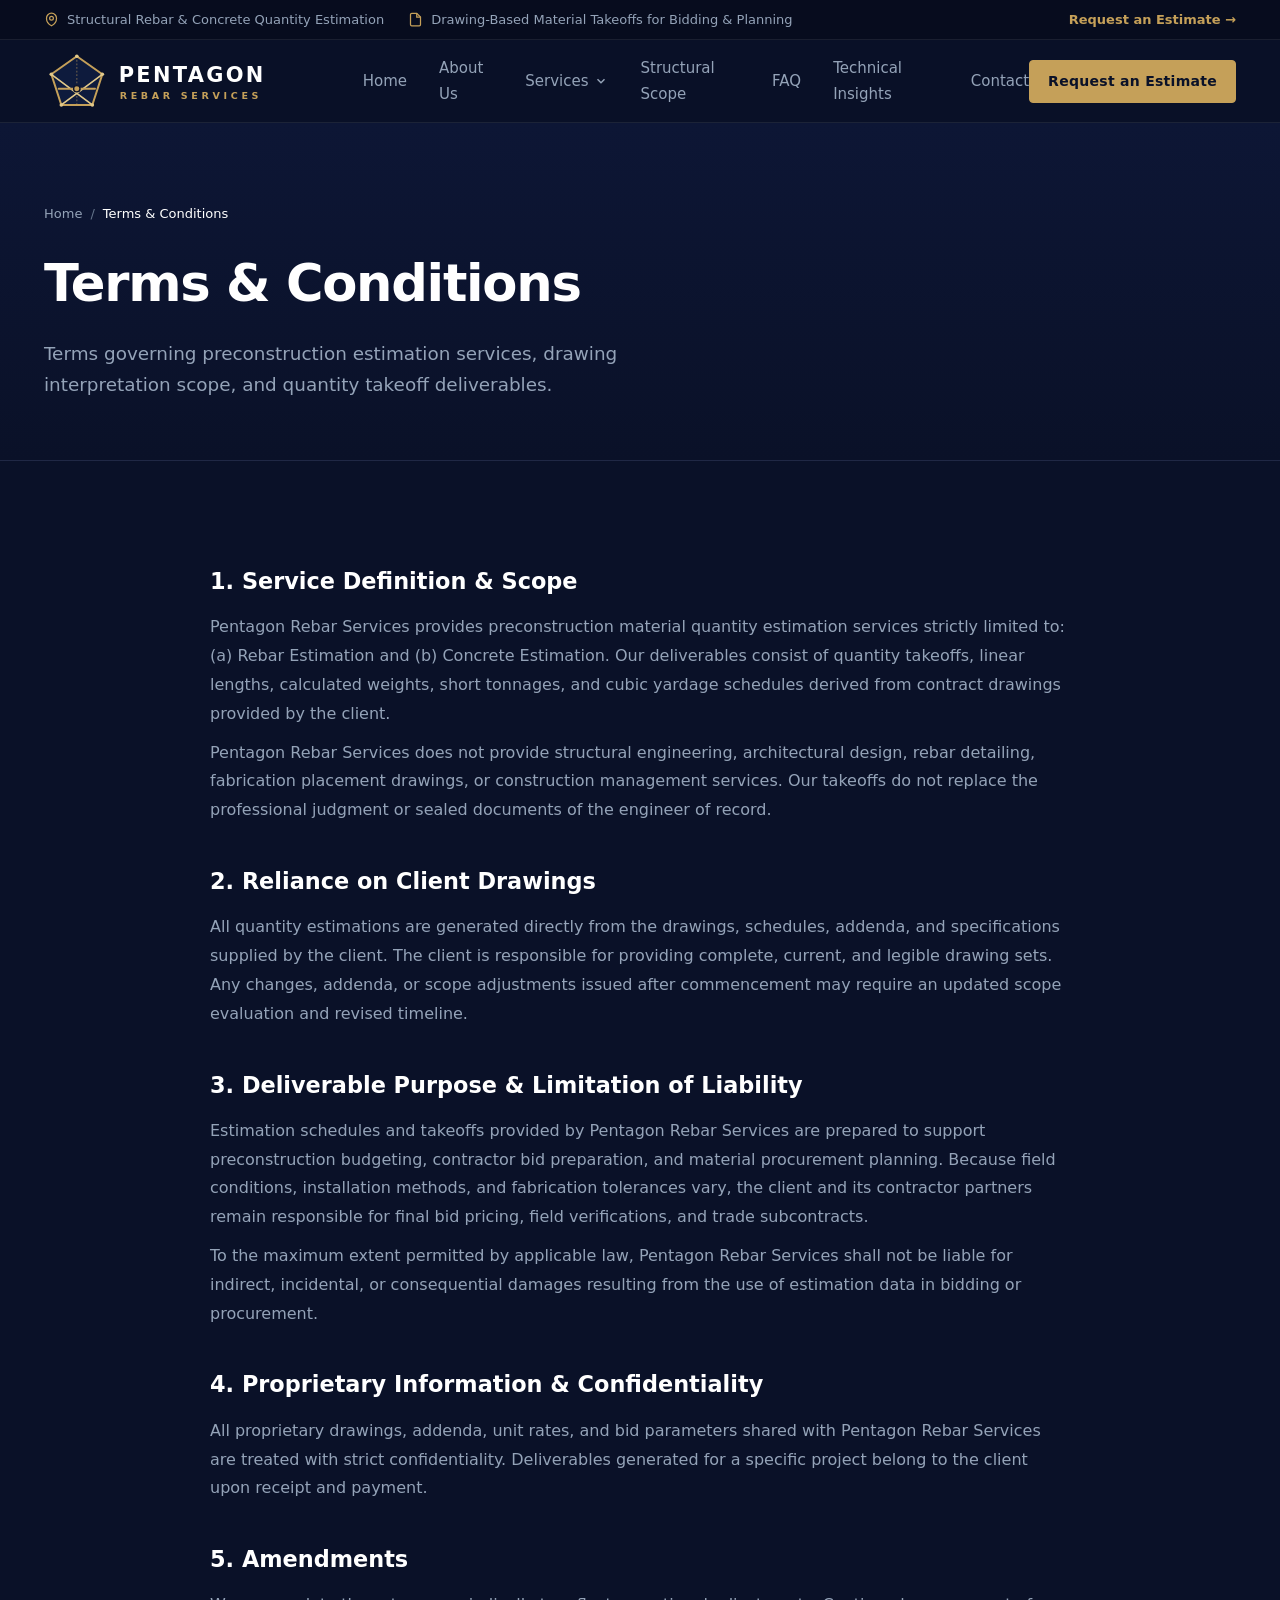
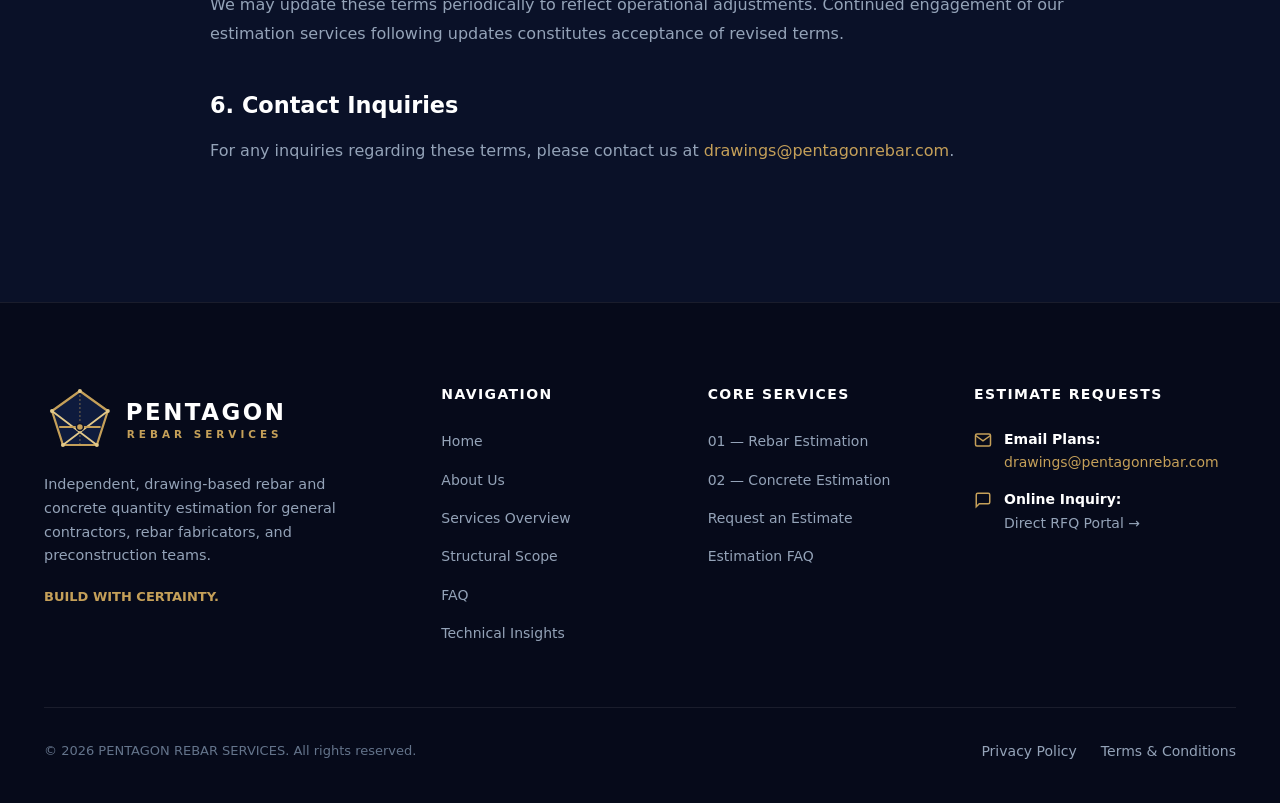
<file: terms-and-conditions.html>
<!DOCTYPE html>
<html lang="en">
<head>
  <meta charset="UTF-8">
  <meta http-equiv="X-UA-Compatible" content="IE=edge">
  <meta name="viewport" content="width=device-width, initial-scale=1.0">
  <title>Terms &amp; Conditions | PENTAGON REBAR SERVICES</title>
  <meta name="description" content="Terms and conditions governing preconstruction rebar estimation and concrete takeoff services provided by Pentagon Rebar Services.">
  <meta name="robots" content="index, follow">

  <!-- Favicon -->
  <link rel="icon" href="assets/images/favicon.svg" type="image/svg+xml">
  <link rel="shortcut icon" href="assets/images/favicon.svg" type="image/svg+xml">

  <!-- Master Stylesheet -->
  <link rel="stylesheet" href="assets/css/main.css">
</head>
<body>

  <!-- Top Utility Information Strip -->
  <div class="top-bar">
    <div class="container">
      <div class="top-bar-content">
        <div class="top-bar-items">
          <div class="top-bar-item">
            <svg width="15" height="15" viewBox="0 0 24 24" fill="none" stroke="currentColor" stroke-width="2"><path d="M12 22s-8-4.5-8-11.8A8 8 0 0 1 12 2a8 8 0 0 1 8 8.2c0 7.3-8 11.8-8 11.8z"/><circle cx="12" cy="10" r="3"/></svg>
            <span>Structural Rebar &amp; Concrete Quantity Estimation</span>
          </div>
          <div class="top-bar-item">
            <svg width="15" height="15" viewBox="0 0 24 24" fill="none" stroke="currentColor" stroke-width="2"><path d="M14 2H6a2 2 0 0 0-2 2v16a2 2 0 0 0 2 2h12a2 2 0 0 0 2-2V8z"/><polyline points="14 2 14 8 20 8"/></svg>
            <span>Drawing-Based Material Takeoffs for Bidding &amp; Planning</span>
          </div>
        </div>
        <div class="top-bar-items">
          <div class="top-bar-item">
            <a href="contact.html" style="color: var(--accent-gold); font-weight: 600;">Request an Estimate &rarr;</a>
          </div>
        </div>
      </div>
    </div>
  </div>

  <!-- Header & Navigation -->
  <header class="header-main">
    <div class="container">
      <nav class="navbar">
        <a href="index.html" class="brand-logo" aria-label="Pentagon Rebar Services Home">
          <img src="assets/images/pentagon-logo.svg" alt="PENTAGON REBAR SERVICES Logo" height="42">
        </a>

        <!-- Desktop Navigation -->
        <ul class="nav-menu">
          <li><a href="index.html" class="nav-link">Home</a></li>
          <li><a href="about.html" class="nav-link">About Us</a></li>
          <li class="nav-item-dropdown">
            <a href="services.html" class="nav-link dropdown-trigger">
              Services
              <svg width="14" height="14" viewBox="0 0 24 24" fill="none" stroke="currentColor" stroke-width="2.5"><polyline points="6 9 12 15 18 9"/></svg>
            </a>
            <div class="dropdown-menu">
              <a href="rebar-estimation.html" class="dropdown-item">
                <span class="dropdown-item-num">01</span>
                <div>
                  <div class="dropdown-item-title">Rebar Estimation</div>
                  <div class="dropdown-item-desc">Tonnage takeoffs, bar sizes, accessories &amp; element lists</div>
                </div>
              </a>
              <a href="concrete-estimation.html" class="dropdown-item">
                <span class="dropdown-item-num">02</span>
                <div>
                  <div class="dropdown-item-title">Concrete Estimation</div>
                  <div class="dropdown-item-desc">Cubic yardage, element takeoffs &amp; pour segmentation</div>
                </div>
              </a>
              <a href="services.html" class="dropdown-item" style="border-top: 1px solid var(--border-subtle); margin-top: 4px; padding-top: 10px;">
                <div class="dropdown-item-title" style="color: var(--accent-gold); font-size: 0.8125rem;">View Both Services Overview &rarr;</div>
              </a>
            </div>
          </li>
          <li><a href="projects.html" class="nav-link">Structural Scope</a></li>
          <li><a href="faq.html" class="nav-link">FAQ</a></li>
          <li><a href="insights.html" class="nav-link">Technical Insights</a></li>
          <li><a href="contact.html" class="nav-link">Contact</a></li>
        </ul>

        <!-- Action Button & Mobile Toggle -->
        <div style="display: flex; align-items: center; gap: 16px;">
          <a href="contact.html" class="btn btn-primary btn-sm d-none d-md-inline-flex">Request an Estimate</a>
          <button class="mobile-toggle" aria-label="Toggle Mobile Menu">
            <svg width="24" height="24" viewBox="0 0 24 24" fill="none" stroke="currentColor" stroke-width="2"><line x1="3" y1="12" x2="21" y2="12"/><line x1="3" y1="6" x2="21" y2="6"/><line x1="3" y1="18" x2="21" y2="18"/></svg>
          </button>
        </div>
      </nav>
    </div>
  </header>

  <!-- Mobile Drawer Navigation -->
  <div class="mobile-drawer-overlay"></div>
  <aside class="mobile-drawer">
    <div class="mobile-drawer-header">
      <img src="assets/images/pentagon-logo.svg" alt="PENTAGON Logo" height="34">
      <button class="mobile-drawer-close" aria-label="Close Mobile Menu" style="color: #FFFFFF;">
        <svg width="24" height="24" viewBox="0 0 24 24" fill="none" stroke="currentColor" stroke-width="2"><line x1="18" y1="6" x2="6" y2="18"/><line x1="6" y1="6" x2="18" y2="18"/></svg>
      </button>
    </div>
    <div class="mobile-drawer-links">
      <a href="index.html" class="mobile-drawer-link">Home</a>
      <a href="about.html" class="mobile-drawer-link">About Us</a>
      <a href="services.html" class="mobile-drawer-link">Services Overview</a>
      <a href="rebar-estimation.html" class="mobile-drawer-link" style="padding-left: 16px; font-size: 0.95rem; color: var(--accent-gold);">&bull; 01 Rebar Estimation</a>
      <a href="concrete-estimation.html" class="mobile-drawer-link" style="padding-left: 16px; font-size: 0.95rem; color: var(--accent-gold);">&bull; 02 Concrete Estimation</a>
      <a href="projects.html" class="mobile-drawer-link">Structural Scope</a>
      <a href="faq.html" class="mobile-drawer-link">FAQ</a>
      <a href="insights.html" class="mobile-drawer-link">Technical Insights</a>
      <a href="contact.html" class="mobile-drawer-link">Contact</a>
      <div style="margin-top: 24px;">
        <a href="contact.html" class="btn btn-primary" style="width: 100%;">Request an Estimate</a>
      </div>
    </div>
  </aside>

  <!-- Page Header -->
  <section class="inner-page-header">
    <div class="container">
      <nav class="breadcrumbs-nav" aria-label="Breadcrumb">
        <a href="index.html">Home</a>
        <span>/</span>
        <span style="color: #FFFFFF;">Terms &amp; Conditions</span>
      </nav>
      <h1 class="inner-page-title">Terms &amp; Conditions</h1>
      <p class="inner-page-lead">
        Terms governing preconstruction estimation services, drawing interpretation scope, and quantity takeoff deliverables.
      </p>
    </div>
  </section>

  <!-- Legal Body Content -->
  <section class="section">
    <div class="container">
      <div style="max-width: 860px; margin: 0 auto; color: var(--text-secondary); line-height: 1.8;">

        <div style="margin-bottom: 36px;">
          <h2 style="font-size: 1.4rem; color: #FFFFFF; font-weight: 700; margin-bottom: 12px;">1. Service Definition &amp; Scope</h2>
          <p>
            Pentagon Rebar Services provides preconstruction material quantity estimation services strictly limited to: (a) Rebar Estimation and (b) Concrete Estimation. Our deliverables consist of quantity takeoffs, linear lengths, calculated weights, short tonnages, and cubic yardage schedules derived from contract drawings provided by the client.
          </p>
          <p style="margin-top: 10px;">
            Pentagon Rebar Services does not provide structural engineering, architectural design, rebar detailing, fabrication placement drawings, or construction management services. Our takeoffs do not replace the professional judgment or sealed documents of the engineer of record.
          </p>
        </div>

        <div style="margin-bottom: 36px;">
          <h2 style="font-size: 1.4rem; color: #FFFFFF; font-weight: 700; margin-bottom: 12px;">2. Reliance on Client Drawings</h2>
          <p>
            All quantity estimations are generated directly from the drawings, schedules, addenda, and specifications supplied by the client. The client is responsible for providing complete, current, and legible drawing sets. Any changes, addenda, or scope adjustments issued after commencement may require an updated scope evaluation and revised timeline.
          </p>
        </div>

        <div style="margin-bottom: 36px;">
          <h2 style="font-size: 1.4rem; color: #FFFFFF; font-weight: 700; margin-bottom: 12px;">3. Deliverable Purpose &amp; Limitation of Liability</h2>
          <p>
            Estimation schedules and takeoffs provided by Pentagon Rebar Services are prepared to support preconstruction budgeting, contractor bid preparation, and material procurement planning. Because field conditions, installation methods, and fabrication tolerances vary, the client and its contractor partners remain responsible for final bid pricing, field verifications, and trade subcontracts.
          </p>
          <p style="margin-top: 10px;">
            To the maximum extent permitted by applicable law, Pentagon Rebar Services shall not be liable for indirect, incidental, or consequential damages resulting from the use of estimation data in bidding or procurement.
          </p>
        </div>

        <div style="margin-bottom: 36px;">
          <h2 style="font-size: 1.4rem; color: #FFFFFF; font-weight: 700; margin-bottom: 12px;">4. Proprietary Information &amp; Confidentiality</h2>
          <p>
            All proprietary drawings, addenda, unit rates, and bid parameters shared with Pentagon Rebar Services are treated with strict confidentiality. Deliverables generated for a specific project belong to the client upon receipt and payment.
          </p>
        </div>

        <div style="margin-bottom: 36px;">
          <h2 style="font-size: 1.4rem; color: #FFFFFF; font-weight: 700; margin-bottom: 12px;">5. Amendments</h2>
          <p>
            We may update these terms periodically to reflect operational adjustments. Continued engagement of our estimation services following updates constitutes acceptance of revised terms.
          </p>
        </div>

        <div style="margin-bottom: 36px;">
          <h2 style="font-size: 1.4rem; color: #FFFFFF; font-weight: 700; margin-bottom: 12px;">6. Contact Inquiries</h2>
          <p>
            For any inquiries regarding these terms, please contact us at <a href="mailto:drawings@pentagonrebar.com" style="color: var(--accent-gold);">drawings@pentagonrebar.com</a>.
          </p>
        </div>

      </div>
    </div>
  </section>

  <!-- Footer -->
  <footer class="footer-area">
    <div class="container">
      <div class="footer-columns-grid">
        <!-- Col 1: Bio -->
        <div>
          <a href="index.html" class="brand-logo">
            <img src="assets/images/pentagon-logo.svg" alt="PENTAGON REBAR SERVICES" height="38">
          </a>
          <p class="footer-bio-text">
            Independent, drawing-based rebar and concrete quantity estimation for general contractors, rebar fabricators, and preconstruction teams.
          </p>
          <div style="margin-top: 18px; font-size: 0.8125rem; color: var(--accent-gold); font-weight: 600;">
            BUILD WITH CERTAINTY.
          </div>
        </div>

        <!-- Col 2: Navigation -->
        <div>
          <div class="footer-col-heading">Navigation</div>
          <ul class="footer-nav-list">
            <li><a href="index.html" class="footer-nav-link">Home</a></li>
            <li><a href="about.html" class="footer-nav-link">About Us</a></li>
            <li><a href="services.html" class="footer-nav-link">Services Overview</a></li>
            <li><a href="projects.html" class="footer-nav-link">Structural Scope</a></li>
            <li><a href="faq.html" class="footer-nav-link">FAQ</a></li>
            <li><a href="insights.html" class="footer-nav-link">Technical Insights</a></li>
          </ul>
        </div>

        <!-- Col 3: Services -->
        <div>
          <div class="footer-col-heading">Core Services</div>
          <ul class="footer-nav-list">
            <li><a href="rebar-estimation.html" class="footer-nav-link">01 — Rebar Estimation</a></li>
            <li><a href="concrete-estimation.html" class="footer-nav-link">02 — Concrete Estimation</a></li>
            <li><a href="contact.html" class="footer-nav-link">Request an Estimate</a></li>
            <li><a href="faq.html" class="footer-nav-link">Estimation FAQ</a></li>
          </ul>
        </div>

        <!-- Col 4: Contact Info -->
        <div>
          <div class="footer-col-heading">Estimate Requests</div>
          <div class="footer-contact-row">
            <svg width="18" height="18" viewBox="0 0 24 24" fill="none" stroke="currentColor" stroke-width="2"><path d="M4 4h16c1.1 0 2 .9 2 2v12c0 1.1-.9 2-2 2H4c-1.1 0-2-.9-2-2V6c0-1.1.9-2 2-2z"/><polyline points="22,6 12,13 2,6"/></svg>
            <div>
              <div style="color: #FFFFFF; font-weight: 600;">Email Plans:</div>
              <a href="mailto:drawings@pentagonrebar.com" style="color: var(--accent-gold);">drawings@pentagonrebar.com</a>
            </div>
          </div>
          <div class="footer-contact-row">
            <svg width="18" height="18" viewBox="0 0 24 24" fill="none" stroke="currentColor" stroke-width="2"><path d="M21 15a2 2 0 0 1-2 2H7l-4 4V5a2 2 0 0 1 2-2h14a2 2 0 0 1 2 2z"/></svg>
            <div>
              <div style="color: #FFFFFF; font-weight: 600;">Online Inquiry:</div>
              <a href="contact.html" style="color: var(--text-secondary);">Direct RFQ Portal &rarr;</a>
            </div>
          </div>
        </div>
      </div>

      <!-- Footer Bottom -->
      <div class="footer-bottom-bar">
        <div>
          &copy; 2026 PENTAGON REBAR SERVICES. All rights reserved.
        </div>
        <div class="footer-bottom-legal">
          <a href="privacy-policy.html" class="footer-nav-link">Privacy Policy</a>
          <a href="terms-and-conditions.html" class="footer-nav-link">Terms &amp; Conditions</a>
        </div>
      </div>
    </div>
  </footer>

  <!-- Back to Top Button -->
  <button class="back-to-top" aria-label="Back to top">
    <svg width="20" height="20" viewBox="0 0 24 24" fill="none" stroke="currentColor" stroke-width="2.5"><polyline points="18 15 12 9 6 15"/></svg>
  </button>

  <!-- Script -->
  <script src="assets/js/main.js"></script>
</body>
</html>
</file>
<file: assets/css/main.css>
/* ==========================================================================
   PENTAGON REBAR SERVICES — MASTER DESIGN SYSTEM
   Premium Architectural / Construction Engineering B2B Aesthetic
   Palette: Deep Navy, Charcoal, Warm White, Subtle Champagne / Gold
   ========================================================================== */

:root {
  /* Color Palette */
  --bg-dark: #0A1128;
  --bg-primary: #0A1128;
  --bg-secondary: #0F1A38;
  --bg-tertiary: #142247;
  --bg-card: rgba(16, 26, 56, 0.7);
  --bg-card-hover: rgba(22, 36, 74, 0.85);
  --bg-surface: #101935;
  --bg-light: #F8FAFC;
  --bg-glass: rgba(10, 17, 40, 0.92);

  --border-subtle: rgba(255, 255, 255, 0.08);
  --border-medium: rgba(255, 255, 255, 0.14);
  --border-strong: rgba(255, 255, 255, 0.22);
  --border-gold: rgba(197, 160, 89, 0.3);

  --text-primary: #FFFFFF;
  --text-secondary: #94A3B8;
  --text-muted: #64748B;
  --text-dark: #0A1128;
  --text-dark-secondary: #334155;

  /* Refined Champagne Gold Accent */
  --accent-gold: #C5A059;
  --accent-gold-hover: #D4AF37;
  --accent-gold-light: #E5C98E;
  --accent-gold-subtle: rgba(197, 160, 89, 0.12);
  --accent-gold-border: rgba(197, 160, 89, 0.25);

  /* Secondary Steel Accent */
  --accent-steel: #38BDF8;
  --accent-steel-subtle: rgba(56, 189, 248, 0.1);

  /* Typography */
  --font-sans: 'Inter', system-ui, -apple-system, BlinkMacSystemFont, 'Segoe UI', Roboto, Helvetica, Arial, sans-serif;
  --font-mono: 'JetBrains Mono', 'SFMono-Regular', Consolas, 'Liberation Mono', Menlo, monospace;

  /* Layout */
  --container-max: 1240px;
  --radius-sm: 4px;
  --radius-md: 8px;
  --radius-lg: 12px;
  --radius-xl: 16px;
  --radius-full: 9999px;

  /* Transitions */
  --transition-fast: 0.15s ease;
  --transition-normal: 0.25s ease;
  --transition-smooth: 0.4s cubic-bezier(0.16, 1, 0.3, 1);
}

/* Base Reset & Typography */
*, *::before, *::after {
  box-sizing: border-box;
  margin: 0;
  padding: 0;
}

html {
  font-size: 16px;
  scroll-behavior: smooth;
  -webkit-font-smoothing: antialiased;
  -moz-osx-font-smoothing: grayscale;
}

body {
  font-family: var(--font-sans);
  background-color: var(--bg-dark);
  color: var(--text-primary);
  line-height: 1.65;
  overflow-x: hidden;
  min-height: 100vh;
}

a {
  color: inherit;
  text-decoration: none;
  transition: color var(--transition-fast);
}

img {
  max-width: 100%;
  height: auto;
  display: block;
}

ul, ol {
  list-style: none;
}

button, input, textarea, select {
  font: inherit;
  color: inherit;
  background: transparent;
  border: none;
  outline: none;
}

button {
  cursor: pointer;
}

/* Layout Utilities */
.container {
  width: 100%;
  max-width: var(--container-max);
  margin-left: auto;
  margin-right: auto;
  padding-left: 24px;
  padding-right: 24px;
}

.section {
  padding-top: 100px;
  padding-bottom: 100px;
  position: relative;
}

.section-sm {
  padding-top: 60px;
  padding-bottom: 60px;
}

.section-header {
  text-align: center;
  max-width: 780px;
  margin: 0 auto 54px auto;
}

.section-header.text-start {
  text-align: left;
  margin-left: 0;
}

/* Restrained Gold Badges */
.badge {
  display: inline-flex;
  align-items: center;
  gap: 8px;
  padding: 6px 14px;
  border-radius: var(--radius-sm);
  font-size: 0.8125rem;
  font-weight: 600;
  letter-spacing: 0.08em;
  text-transform: uppercase;
  background: var(--accent-gold-subtle);
  color: var(--accent-gold-light);
  border: 1px solid var(--accent-gold-border);
  margin-bottom: 18px;
}

.section-title {
  font-size: clamp(2.1rem, 3.6vw, 2.85rem);
  font-weight: 800;
  letter-spacing: -0.025em;
  line-height: 1.2;
  color: #FFFFFF;
  margin-bottom: 18px;
}

.section-subtitle {
  font-size: 1.125rem;
  color: var(--text-secondary);
  line-height: 1.7;
}

.text-gold {
  color: var(--accent-gold);
}

/* Buttons */
.btn {
  display: inline-flex;
  align-items: center;
  justify-content: center;
  gap: 10px;
  padding: 14px 28px;
  border-radius: var(--radius-sm);
  font-size: 0.9375rem;
  font-weight: 600;
  letter-spacing: 0.02em;
  transition: all var(--transition-normal);
  white-space: nowrap;
}

.btn-primary {
  background: var(--accent-gold);
  color: #0A1128;
  font-weight: 700;
  border: 1px solid var(--accent-gold);
}

.btn-primary:hover {
  background: var(--accent-gold-hover);
  border-color: var(--accent-gold-hover);
  transform: translateY(-2px);
  box-shadow: 0 8px 24px rgba(197, 160, 89, 0.25);
}

.btn-secondary {
  background: rgba(255, 255, 255, 0.06);
  color: #FFFFFF;
  border: 1px solid var(--border-medium);
}

.btn-secondary:hover {
  background: rgba(255, 255, 255, 0.12);
  border-color: rgba(255, 255, 255, 0.3);
  transform: translateY(-2px);
}

.btn-sm {
  padding: 9px 18px;
  font-size: 0.875rem;
}

.btn-lg {
  padding: 16px 36px;
  font-size: 1.05rem;
}

/* Top Utility Bar */
.top-bar {
  background: #070C1E;
  border-bottom: 1px solid var(--border-subtle);
  font-size: 0.8125rem;
  color: var(--text-secondary);
  padding: 9px 0;
  position: relative;
  z-index: 50;
}

.top-bar-content {
  display: flex;
  align-items: center;
  justify-content: space-between;
}

.top-bar-items {
  display: flex;
  align-items: center;
  gap: 24px;
}

.top-bar-item {
  display: flex;
  align-items: center;
  gap: 8px;
}

.top-bar-item svg {
  color: var(--accent-gold);
}

/* Header & Main Navigation */
.header-main {
  position: sticky;
  top: 0;
  z-index: 100;
  background: var(--bg-glass);
  backdrop-filter: blur(14px);
  border-bottom: 1px solid var(--border-subtle);
  transition: all var(--transition-normal);
}

.header-main.scrolled {
  background: rgba(10, 17, 40, 0.98);
  box-shadow: 0 10px 30px rgba(0, 0, 0, 0.4);
}

.navbar {
  display: flex;
  align-items: center;
  justify-content: space-between;
  height: 82px;
}

.brand-logo {
  display: flex;
  align-items: center;
  gap: 12px;
}

/* Desktop Navigation Menu */
.nav-menu {
  display: flex;
  align-items: center;
  gap: 32px;
}

.nav-link {
  font-size: 0.9375rem;
  font-weight: 500;
  color: var(--text-secondary);
  padding: 8px 0;
  position: relative;
  transition: color var(--transition-fast);
}

.nav-link:hover,
.nav-link.active {
  color: #FFFFFF;
}

.nav-link.active::after {
  content: '';
  position: absolute;
  bottom: -2px;
  left: 0;
  width: 100%;
  height: 2px;
  background: var(--accent-gold);
}

/* Dropdown Menu for Services */
.nav-item-dropdown {
  position: relative;
}

.dropdown-trigger {
  display: flex;
  align-items: center;
  gap: 6px;
}

.dropdown-menu {
  position: absolute;
  top: 100%;
  left: 0;
  min-width: 290px;
  background: #0E1838;
  border: 1px solid var(--border-medium);
  border-radius: var(--radius-md);
  padding: 12px;
  box-shadow: 0 16px 40px rgba(0, 0, 0, 0.5);
  opacity: 0;
  visibility: hidden;
  transform: translateY(10px);
  transition: all var(--transition-fast);
  z-index: 100;
}

.nav-item-dropdown:hover .dropdown-menu {
  opacity: 1;
  visibility: visible;
  transform: translateY(0);
}

.dropdown-item {
  display: flex;
  align-items: flex-start;
  gap: 12px;
  padding: 12px;
  border-radius: var(--radius-sm);
  transition: background var(--transition-fast);
}

.dropdown-item:hover {
  background: rgba(255, 255, 255, 0.05);
}

.dropdown-item-num {
  font-family: var(--font-mono);
  font-size: 0.75rem;
  font-weight: 700;
  color: var(--accent-gold);
  background: var(--accent-gold-subtle);
  padding: 3px 6px;
  border-radius: var(--radius-sm);
  margin-top: 2px;
}

.dropdown-item-title {
  font-size: 0.9375rem;
  font-weight: 600;
  color: #FFFFFF;
  margin-bottom: 2px;
}

.dropdown-item-desc {
  font-size: 0.8125rem;
  color: var(--text-muted);
  line-height: 1.35;
}

/* Mobile Toggle */
.mobile-toggle {
  display: none;
  width: 44px;
  height: 44px;
  border-radius: var(--radius-sm);
  background: rgba(255, 255, 255, 0.05);
  border: 1px solid var(--border-subtle);
  color: #FFFFFF;
  align-items: center;
  justify-content: center;
}

/* Mobile Drawer */
.mobile-drawer-overlay {
  position: fixed;
  inset: 0;
  background: rgba(0, 0, 0, 0.75);
  backdrop-filter: blur(4px);
  z-index: 190;
  opacity: 0;
  visibility: hidden;
  transition: all var(--transition-normal);
}

.mobile-drawer-overlay.active {
  opacity: 1;
  visibility: visible;
}

.mobile-drawer {
  position: fixed;
  top: 0;
  right: 0;
  bottom: 0;
  width: 330px;
  max-width: 85vw;
  background: #0B132B;
  border-left: 1px solid var(--border-medium);
  padding: 24px;
  z-index: 200;
  transform: translateX(100%);
  transition: transform var(--transition-normal);
  display: flex;
  flex-direction: column;
  overflow-y: auto;
}

.mobile-drawer.active {
  transform: translateX(0);
}

.mobile-drawer-header {
  display: flex;
  align-items: center;
  justify-content: space-between;
  padding-bottom: 20px;
  border-bottom: 1px solid var(--border-subtle);
  margin-bottom: 24px;
}

.mobile-drawer-links {
  display: flex;
  flex-direction: column;
  gap: 16px;
  flex-grow: 1;
}

.mobile-drawer-link {
  font-size: 1.05rem;
  font-weight: 600;
  color: var(--text-secondary);
  padding: 6px 0;
}

.mobile-drawer-link.active,
.mobile-drawer-link:hover {
  color: var(--accent-gold);
}

/* Hero Section — Strong Visual Background */
.hero-visual-section {
  position: relative;
  padding: 120px 0 130px 0;
  overflow: hidden;
  background: #080E24;
}

.hero-bg-image {
  position: absolute;
  inset: 0;
  width: 100%;
  height: 100%;
  object-fit: cover;
  opacity: 0.32;
  filter: contrast(1.1) brightness(0.85);
}

.hero-overlay {
  position: absolute;
  inset: 0;
  background: linear-gradient(to right, rgba(10, 17, 40, 0.95) 30%, rgba(10, 17, 40, 0.7) 100%);
}

.hero-content-wrap {
  position: relative;
  z-index: 2;
  max-width: 780px;
}

.hero-brand-kicker {
  font-size: 0.875rem;
  font-weight: 700;
  letter-spacing: 0.16em;
  text-transform: uppercase;
  color: var(--accent-gold);
  margin-bottom: 16px;
  display: flex;
  align-items: center;
  gap: 10px;
}

.hero-brand-kicker::before {
  content: '';
  width: 32px;
  height: 2px;
  background: var(--accent-gold);
}

.hero-headline {
  font-size: clamp(2.6rem, 4.8vw, 4rem);
  font-weight: 800;
  line-height: 1.1;
  letter-spacing: -0.03em;
  color: #FFFFFF;
  margin-bottom: 22px;
}

.hero-headline span {
  color: var(--accent-gold);
}

.hero-supporting {
  font-size: 1.25rem;
  color: var(--text-secondary);
  line-height: 1.65;
  margin-bottom: 40px;
  max-width: 660px;
}

.hero-ctas {
  display: flex;
  align-items: center;
  gap: 18px;
  flex-wrap: wrap;
}

/* Feature Pillars Grid (Why Pentagon / Core Positioning) */
.pillars-grid {
  display: grid;
  grid-template-columns: repeat(4, 1fr);
  gap: 24px;
}

.pillar-card {
  background: var(--bg-card);
  border: 1px solid var(--border-subtle);
  border-radius: var(--radius-md);
  padding: 32px 24px;
  transition: all var(--transition-normal);
  display: flex;
  flex-direction: column;
}

.pillar-card:hover {
  border-color: var(--border-gold);
  background: var(--bg-card-hover);
  transform: translateY(-4px);
}

.pillar-icon {
  width: 48px;
  height: 48px;
  border-radius: var(--radius-sm);
  background: var(--accent-gold-subtle);
  color: var(--accent-gold);
  border: 1px solid var(--accent-gold-border);
  display: flex;
  align-items: center;
  justify-content: center;
  margin-bottom: 20px;
}

.pillar-title {
  font-size: 1.15rem;
  font-weight: 700;
  color: #FFFFFF;
  margin-bottom: 10px;
}

.pillar-desc {
  font-size: 0.9rem;
  color: var(--text-secondary);
  line-height: 1.6;
}

/* Core Two Services Showcase */
.services-editorial-grid {
  display: grid;
  grid-template-columns: 1fr 1fr;
  gap: 40px;
}

.service-feature-card {
  background: var(--bg-card);
  border: 1px solid var(--border-medium);
  border-radius: var(--radius-lg);
  overflow: hidden;
  display: flex;
  flex-direction: column;
  transition: all var(--transition-smooth);
}

.service-feature-card:hover {
  border-color: var(--border-gold);
  transform: translateY(-5px);
  box-shadow: 0 20px 45px rgba(0, 0, 0, 0.45);
}

.service-feature-img-wrap {
  height: 280px;
  position: relative;
  overflow: hidden;
}

.service-feature-img-wrap img {
  width: 100%;
  height: 100%;
  object-fit: cover;
  transition: transform var(--transition-smooth);
}

.service-feature-card:hover .service-feature-img-wrap img {
  transform: scale(1.04);
}

.service-tag {
  position: absolute;
  top: 18px;
  left: 18px;
  background: rgba(10, 17, 40, 0.9);
  color: var(--accent-gold);
  border: 1px solid var(--accent-gold-border);
  padding: 5px 12px;
  border-radius: var(--radius-sm);
  font-size: 0.8125rem;
  font-weight: 700;
  letter-spacing: 0.06em;
  text-transform: uppercase;
}

.service-feature-body {
  padding: 36px 32px;
  display: flex;
  flex-direction: column;
  flex-grow: 1;
}

.service-feature-title {
  font-size: 1.75rem;
  font-weight: 700;
  color: #FFFFFF;
  margin-bottom: 14px;
}

.service-feature-desc {
  font-size: 1rem;
  color: var(--text-secondary);
  line-height: 1.7;
  margin-bottom: 24px;
}

.service-feature-list {
  display: flex;
  flex-direction: column;
  gap: 12px;
  margin-bottom: 32px;
  flex-grow: 1;
}

.service-feature-item {
  display: flex;
  align-items: flex-start;
  gap: 12px;
  font-size: 0.9375rem;
  color: var(--text-secondary);
}

.service-feature-item svg {
  color: var(--accent-gold);
  flex-shrink: 0;
  margin-top: 3px;
}

/* 4-Stage Process Flow */
.process-steps-grid {
  display: grid;
  grid-template-columns: repeat(4, 1fr);
  gap: 24px;
  position: relative;
}

.process-step-card {
  background: var(--bg-card);
  border: 1px solid var(--border-subtle);
  border-radius: var(--radius-md);
  padding: 32px 24px;
  position: relative;
  transition: all var(--transition-normal);
}

.process-step-card:hover {
  border-color: var(--border-gold);
  background: var(--bg-card-hover);
}

.process-step-num {
  font-family: var(--font-mono);
  font-size: 1.75rem;
  font-weight: 800;
  color: var(--accent-gold);
  margin-bottom: 14px;
}

.process-step-title {
  font-size: 1.15rem;
  font-weight: 700;
  color: #FFFFFF;
  margin-bottom: 10px;
}

.process-step-desc {
  font-size: 0.875rem;
  color: var(--text-secondary);
  line-height: 1.6;
}

/* Deliverable Structure Showcase (Visual & Conceptual, NO fake numbers!) */
.deliverable-showcase-wrap {
  background: #0E1838;
  border: 1px solid var(--border-medium);
  border-radius: var(--radius-lg);
  padding: 44px 40px;
}

.deliverable-categories-grid {
  display: grid;
  grid-template-columns: repeat(3, 1fr);
  gap: 20px;
  margin-top: 32px;
}

.deliverable-category-box {
  background: rgba(10, 17, 40, 0.7);
  border: 1px solid var(--border-subtle);
  border-radius: var(--radius-sm);
  padding: 24px 20px;
}

.deliverable-cat-num {
  font-family: var(--font-mono);
  font-size: 0.8125rem;
  color: var(--accent-gold);
  font-weight: 700;
  margin-bottom: 8px;
}

.deliverable-cat-title {
  font-size: 1.05rem;
  font-weight: 700;
  color: #FFFFFF;
  margin-bottom: 8px;
}

.deliverable-cat-desc {
  font-size: 0.84rem;
  color: var(--text-secondary);
  line-height: 1.55;
}

/* Construction Applications / Project Types Grid */
.applications-grid {
  display: grid;
  grid-template-columns: repeat(3, 1fr);
  gap: 28px;
}

.application-card {
  background: var(--bg-card);
  border: 1px solid var(--border-subtle);
  border-radius: var(--radius-md);
  overflow: hidden;
  transition: all var(--transition-normal);
  display: flex;
  flex-direction: column;
}

.application-card:hover {
  border-color: var(--border-gold);
  transform: translateY(-4px);
}

.application-img-wrap {
  height: 200px;
  position: relative;
  overflow: hidden;
}

.application-img-wrap img {
  width: 100%;
  height: 100%;
  object-fit: cover;
  transition: transform var(--transition-smooth);
}

.application-card:hover .application-img-wrap img {
  transform: scale(1.05);
}

.application-body {
  padding: 24px;
  display: flex;
  flex-direction: column;
  flex-grow: 1;
}

.application-title {
  font-size: 1.2rem;
  font-weight: 700;
  color: #FFFFFF;
  margin-bottom: 10px;
}

.application-desc {
  font-size: 0.875rem;
  color: var(--text-secondary);
  line-height: 1.6;
  margin-bottom: 16px;
  flex-grow: 1;
}

.application-elements {
  font-size: 0.8125rem;
  color: var(--accent-gold-light);
  border-top: 1px solid var(--border-subtle);
  padding-top: 12px;
}

/* FAQ Accordion Component */
.faq-wrap {
  max-width: 860px;
  margin: 0 auto;
  display: flex;
  flex-direction: column;
  gap: 16px;
}

.faq-card {
  background: var(--bg-card);
  border: 1px solid var(--border-subtle);
  border-radius: var(--radius-md);
  overflow: hidden;
  transition: border-color var(--transition-fast);
}

.faq-card.open {
  border-color: var(--border-gold);
}

.faq-header-btn {
  width: 100%;
  padding: 22px 26px;
  text-align: left;
  display: flex;
  align-items: center;
  justify-content: space-between;
  font-size: 1.05rem;
  font-weight: 600;
  color: #FFFFFF;
}

.faq-header-btn svg {
  color: var(--accent-gold);
  transition: transform var(--transition-normal);
  flex-shrink: 0;
}

.faq-card.open .faq-header-btn svg {
  transform: rotate(180deg);
}

.faq-body-text {
  display: none;
  padding: 0 26px 24px 26px;
  color: var(--text-secondary);
  font-size: 0.9375rem;
  line-height: 1.7;
}

.faq-card.open .faq-body-text {
  display: block;
}

/* Call to Action Banner */
.cta-banner-box {
  position: relative;
  background: #0E1838;
  border: 1px solid var(--border-gold);
  border-radius: var(--radius-lg);
  padding: 70px 48px;
  overflow: hidden;
  text-align: center;
}

.cta-banner-bg {
  position: absolute;
  inset: 0;
  width: 100%;
  height: 100%;
  object-fit: cover;
  opacity: 0.18;
}

.cta-banner-content {
  position: relative;
  z-index: 2;
  max-width: 680px;
  margin: 0 auto;
}

.cta-banner-title {
  font-size: clamp(2rem, 3.6vw, 2.75rem);
  font-weight: 800;
  color: #FFFFFF;
  margin-bottom: 16px;
  line-height: 1.2;
}

.cta-banner-text {
  font-size: 1.125rem;
  color: var(--text-secondary);
  line-height: 1.65;
  margin-bottom: 34px;
}

/* Forms (Contact & RFQ) */
.contact-form-card {
  background: #0E1838;
  border: 1px solid var(--border-medium);
  border-radius: var(--radius-lg);
  padding: 40px;
}

.form-row-2 {
  display: grid;
  grid-template-columns: 1fr 1fr;
  gap: 20px;
}

.form-field-group {
  margin-bottom: 22px;
}

.form-label {
  display: block;
  font-size: 0.875rem;
  font-weight: 600;
  color: #FFFFFF;
  margin-bottom: 8px;
}

.form-input-text,
.form-select,
.form-textarea {
  width: 100%;
  padding: 13px 16px;
  border-radius: var(--radius-sm);
  border: 1px solid var(--border-medium);
  background: #080E24;
  color: #FFFFFF;
  font-size: 0.9375rem;
  transition: border var(--transition-fast);
}

.form-input-text:focus,
.form-select:focus,
.form-textarea:focus {
  border-color: var(--accent-gold);
  box-shadow: 0 0 0 3px rgba(197, 160, 89, 0.15);
}

.form-textarea {
  resize: vertical;
  min-height: 120px;
}

/* Footer */
.footer-area {
  background: #060A1A;
  border-top: 1px solid var(--border-subtle);
  padding-top: 80px;
  padding-bottom: 40px;
}

.footer-columns-grid {
  display: grid;
  grid-template-columns: 1.6fr 1fr 1fr 1.2fr;
  gap: 48px;
  margin-bottom: 60px;
}

.footer-bio-text {
  font-size: 0.9rem;
  color: var(--text-secondary);
  line-height: 1.65;
  margin-top: 18px;
  max-width: 320px;
}

.footer-col-heading {
  font-size: 0.875rem;
  font-weight: 700;
  letter-spacing: 0.1em;
  text-transform: uppercase;
  color: #FFFFFF;
  margin-bottom: 22px;
}

.footer-nav-list {
  display: flex;
  flex-direction: column;
  gap: 12px;
}

.footer-nav-link {
  font-size: 0.875rem;
  color: var(--text-secondary);
  transition: color var(--transition-fast);
}

.footer-nav-link:hover {
  color: var(--accent-gold);
}

.footer-contact-row {
  display: flex;
  align-items: flex-start;
  gap: 12px;
  font-size: 0.875rem;
  color: var(--text-secondary);
  margin-bottom: 14px;
}

.footer-contact-row svg {
  color: var(--accent-gold);
  flex-shrink: 0;
  margin-top: 3px;
}

.footer-bottom-bar {
  padding-top: 32px;
  border-top: 1px solid var(--border-subtle);
  display: flex;
  align-items: center;
  justify-content: space-between;
  font-size: 0.8125rem;
  color: var(--text-muted);
  flex-wrap: wrap;
  gap: 16px;
}

.footer-bottom-legal {
  display: flex;
  align-items: center;
  gap: 24px;
}

/* Page Headers (Inner Pages) */
.inner-page-header {
  padding: 80px 0 60px 0;
  background: linear-gradient(to bottom, #0D1635 0%, var(--bg-dark) 100%);
  border-bottom: 1px solid var(--border-subtle);
}

.breadcrumbs-nav {
  display: flex;
  align-items: center;
  gap: 8px;
  font-size: 0.8125rem;
  color: var(--text-muted);
  margin-bottom: 16px;
}

.breadcrumbs-nav a {
  color: var(--text-secondary);
}

.breadcrumbs-nav a:hover {
  color: var(--accent-gold);
}

.inner-page-title {
  font-size: clamp(2.3rem, 4vw, 3.2rem);
  font-weight: 800;
  letter-spacing: -0.025em;
  color: #FFFFFF;
  margin-bottom: 14px;
}

.inner-page-lead {
  font-size: 1.15rem;
  color: var(--text-secondary);
  max-width: 680px;
  line-height: 1.65;
}

/* Back to Top */
.back-to-top {
  position: fixed;
  bottom: 28px;
  right: 28px;
  width: 44px;
  height: 44px;
  border-radius: var(--radius-sm);
  background: #0E1838;
  border: 1px solid var(--border-medium);
  color: #FFFFFF;
  display: flex;
  align-items: center;
  justify-content: center;
  opacity: 0;
  visibility: hidden;
  transition: all var(--transition-normal);
  z-index: 90;
}

.back-to-top.show {
  opacity: 1;
  visibility: visible;
}

.back-to-top:hover {
  background: var(--accent-gold);
  color: #0A1128;
  border-color: var(--accent-gold);
  transform: translateY(-3px);
}

/* Responsive Breakpoints */
@media (max-width: 1024px) {
  .pillars-grid {
    grid-template-columns: repeat(2, 1fr);
  }
  .services-editorial-grid {
    grid-template-columns: 1fr;
  }
  .process-steps-grid {
    grid-template-columns: repeat(2, 1fr);
  }
  .applications-grid {
    grid-template-columns: repeat(2, 1fr);
  }
  .deliverable-categories-grid {
    grid-template-columns: 1fr;
  }
  .footer-columns-grid {
    grid-template-columns: repeat(2, 1fr);
    gap: 36px;
  }
}

@media (max-width: 768px) {
  .top-bar {
    display: none;
  }
  .nav-menu {
    display: none;
  }
  .mobile-toggle {
    display: flex;
  }
  .section {
    padding-top: 64px;
    padding-bottom: 64px;
  }
  .pillars-grid,
  .process-steps-grid,
  .applications-grid,
  .footer-columns-grid {
    grid-template-columns: 1fr;
  }
  .form-row-2 {
    grid-template-columns: 1fr;
  }
  .hero-ctas {
    flex-direction: column;
    align-items: stretch;
  }
  .hero-ctas .btn {
    width: 100%;
  }
}

/* Utilities */
.d-none { display: none !important; }
.d-block { display: block !important; }
.d-flex { display: flex !important; }
@media (min-width: 769px) {
  .d-md-none { display: none !important; }
  .d-md-block { display: block !important; }
  .d-md-inline-flex { display: inline-flex !important; }
}
</file>
